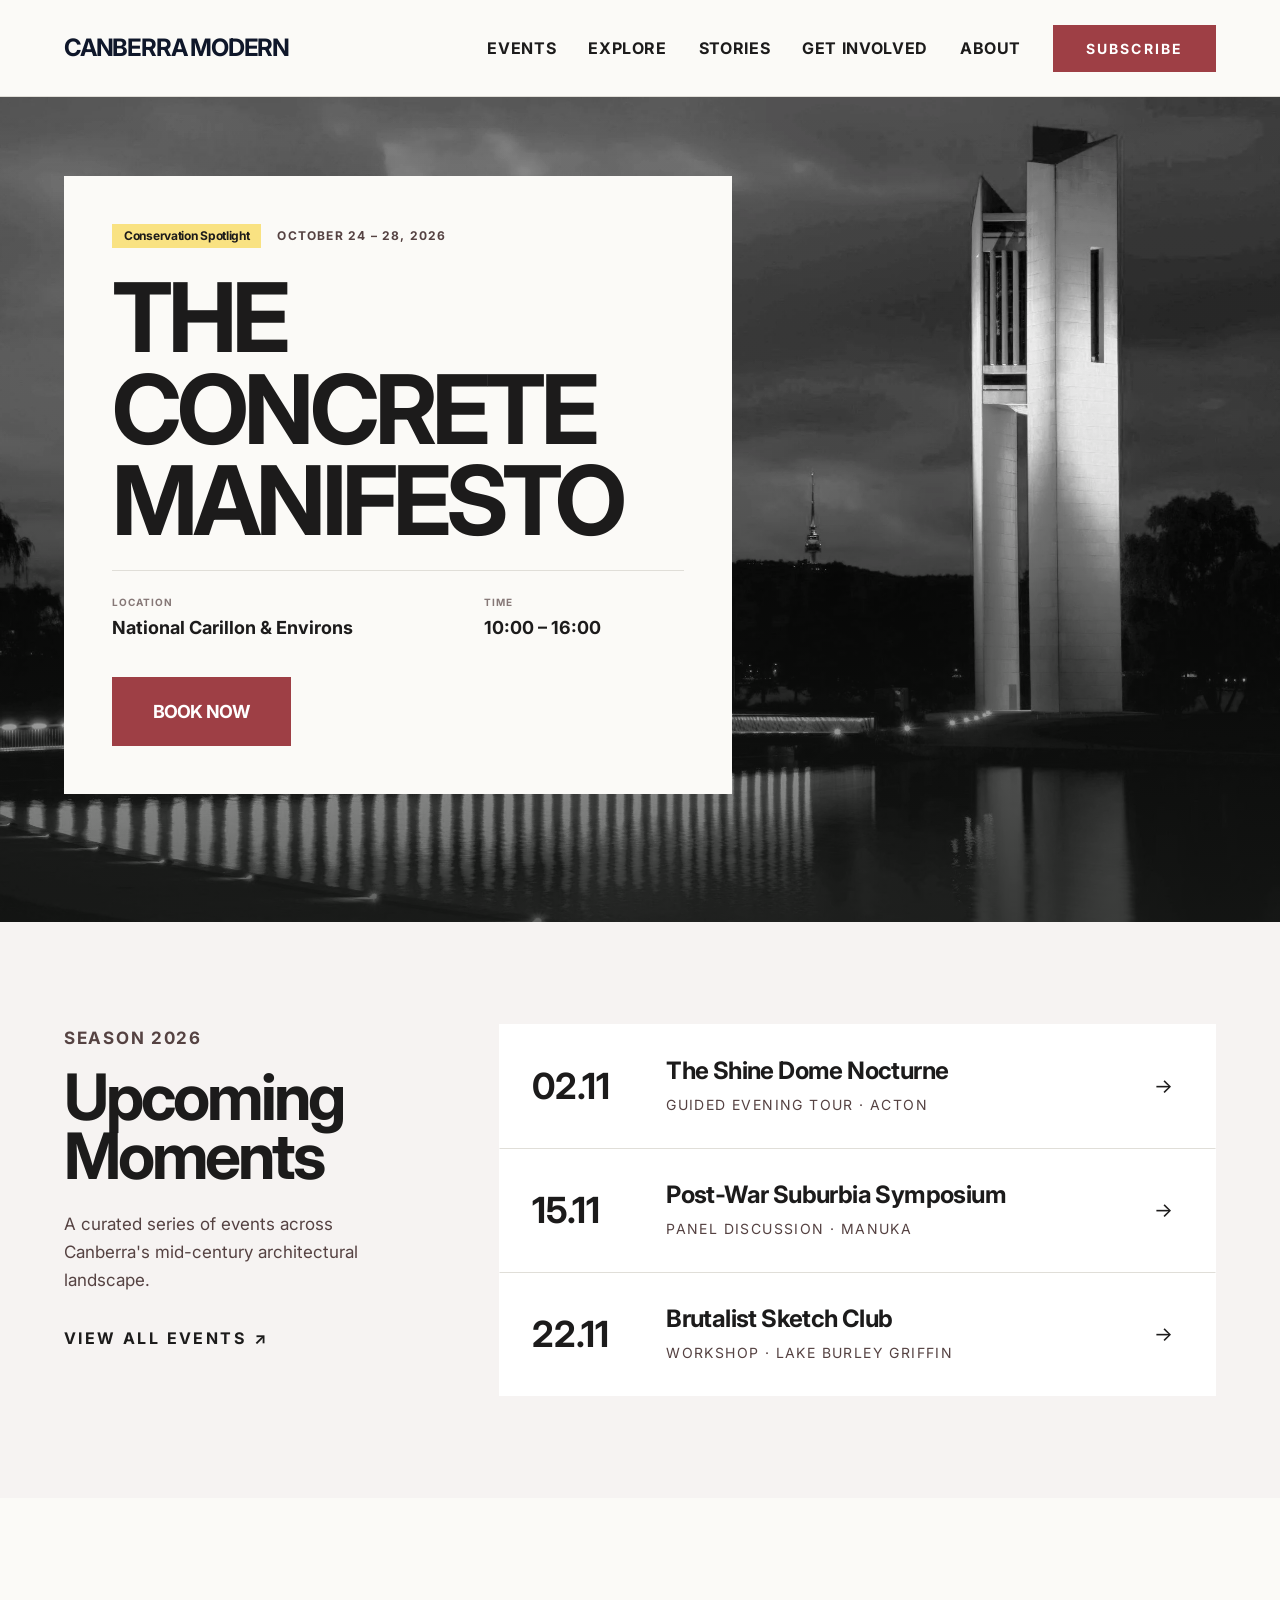
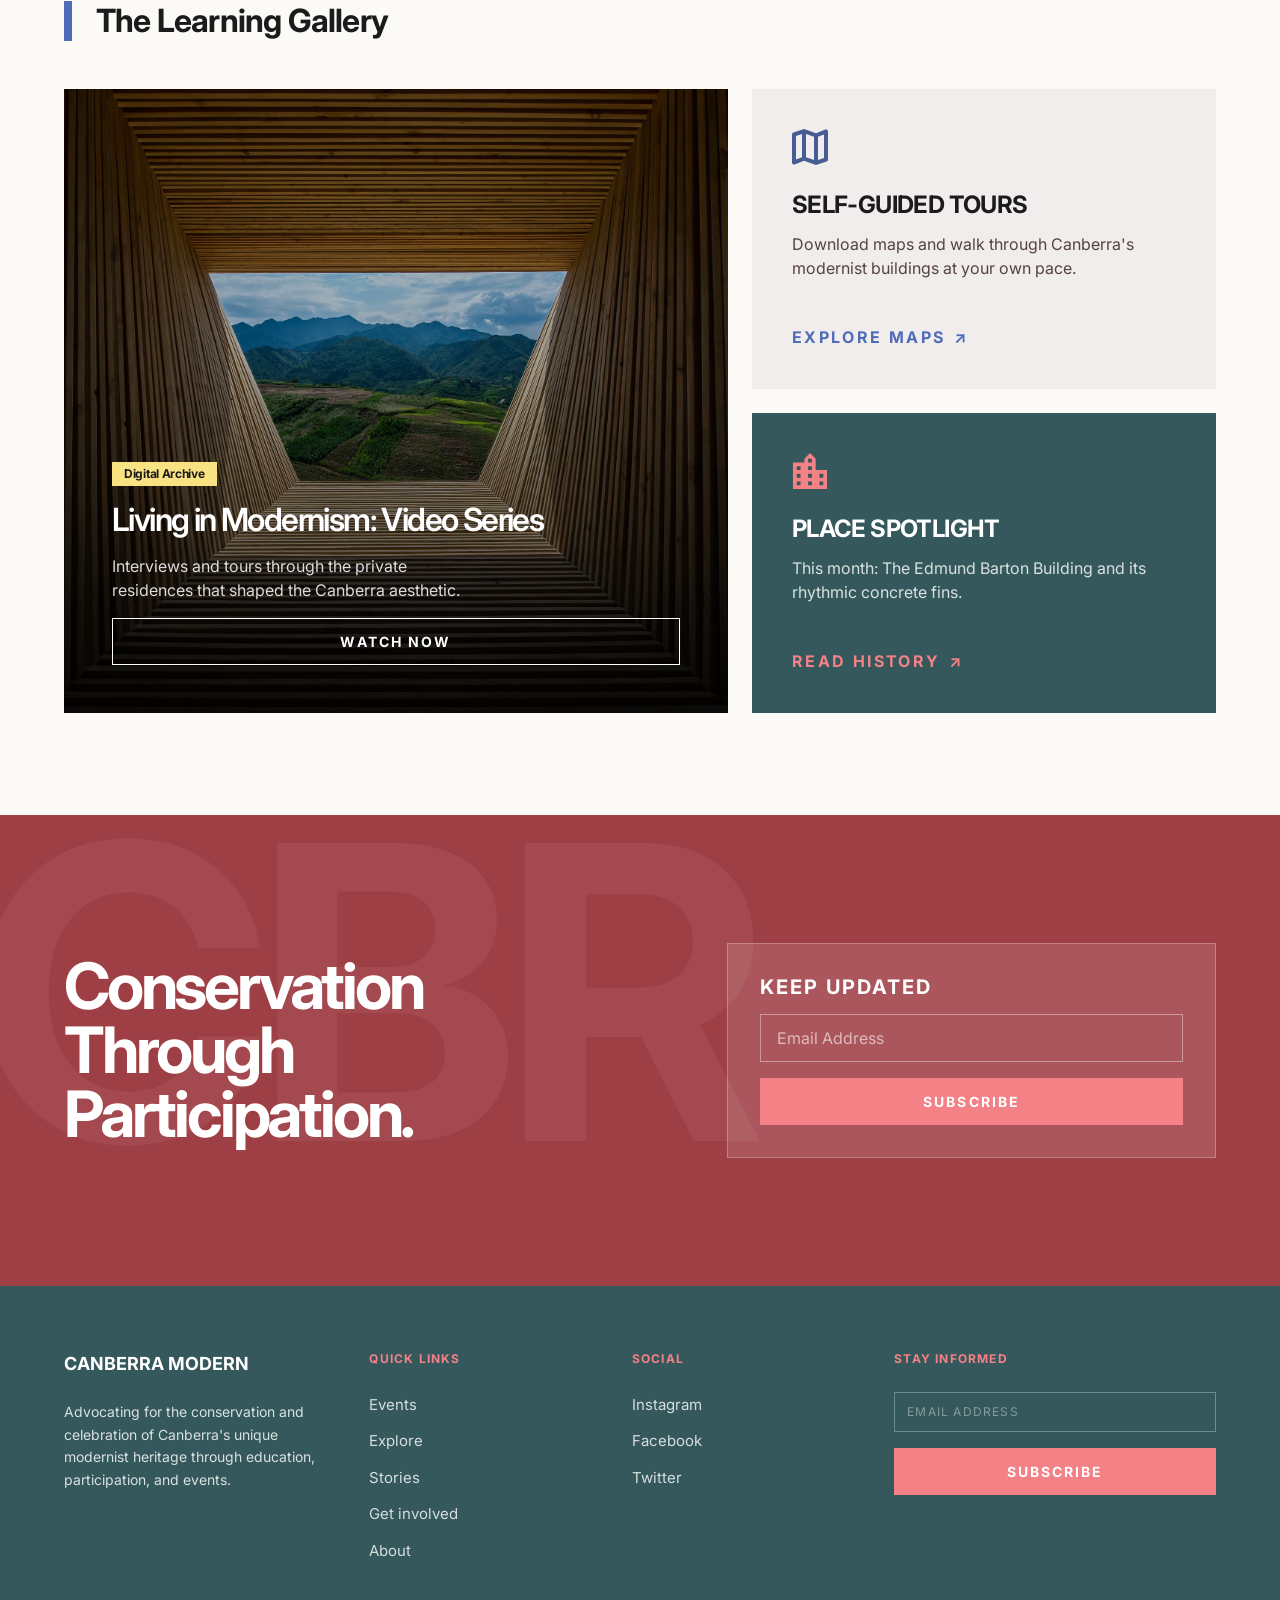
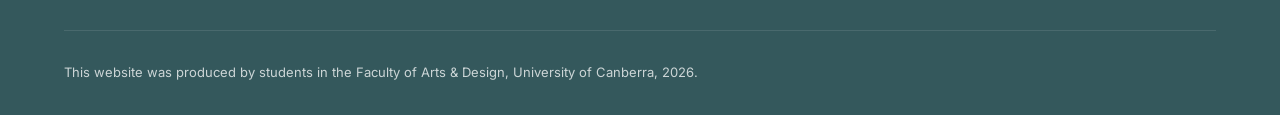
<file: index.html>
﻿<!DOCTYPE html>
<html lang="en">
<head>
<meta charset="UTF-8" />
<meta name="viewport" content="width=device-width, initial-scale=1" />
<title>Canberra Modern: Conservation Through Participation</title>
<meta name="description" content="Canberra Modern advocates for the conservation and celebration of Canberra's unique modernist heritage through education, participation, and events." />
<link rel="stylesheet" href="assets/css/styles.css" />
<script src="assets/js/script.js" defer></script>
</head>
<body>

<a class="skip-link" href="#content">Skip to main content</a>

<header class="site-header">
  <div class="container site-header__inner">
    <a href="index.html" class="brand" aria-label="Canberra Modern home">CANBERRA MODERN</a>
    <nav class="nav-primary" aria-label="Primary">
      <ul class="nav-primary__list">
        <li><a class="nav-primary__link" href="events.html">Events</a></li>
        <li><a class="nav-primary__link" href="explore.html">Explore</a></li>
        <li><a class="nav-primary__link" href="stories.html">Stories</a></li>
        <li><a class="nav-primary__link" href="get-involved.html">Get involved</a></li>
        <li><a class="nav-primary__link" href="about.html">About</a></li>
      </ul>
      <a class="btn btn--strong" href="get-involved.html#subscribe">Subscribe</a>
    </nav>
    <button class="menu-button" type="button" data-menu-toggle aria-expanded="false" aria-controls="mobile-menu" aria-label="Open menu">
      <img src="assets/icons/menu-burger.svg" alt="" aria-hidden="true" />
    </button>
  </div>
</header>

<div class="mobile-menu" id="mobile-menu" data-menu aria-hidden="true">
  <div class="mobile-menu__top">
    <span class="brand">CANBERRA MODERN</span>
    <button class="mobile-menu__close" type="button" data-menu-close aria-label="Close menu">
      <img src="assets/icons/menu-close.svg" alt="" aria-hidden="true" />
    </button>
  </div>
  <ul class="mobile-menu__list">
    <li><a class="mobile-menu__link" href="events.html">Events</a></li>
    <li><a class="mobile-menu__link" href="explore.html">Explore</a></li>
    <li><a class="mobile-menu__link" href="stories.html">Stories</a></li>
    <li><a class="mobile-menu__link" href="get-involved.html">Get involved</a></li>
    <li><a class="mobile-menu__link" href="about.html">About</a></li>
  </ul>
  <a class="btn btn--strong mobile-menu__cta" href="get-involved.html#subscribe">Subscribe</a>
</div>

<main id="content" tabindex="-1">
<!-- Full-bleed hero with the feature card anchored to the bottom — events are the primary user pathway. -->
<section class="home-hero" aria-labelledby="feature-event">
  <div class="home-hero__bg">
    <img src="assets/images/hero-concrete-manifesto.png" alt="The National Carillon: three concrete columns rising above Lake Burley Griffin at dusk." />
  </div>
  <div class="home-hero__card-wrap">
    <div class="container">
      <div class="feature-card">
        <div class="feature-card__head">
          <span class="tag tag--spotlight">Conservation Spotlight</span>
          <span class="feature-card__date">October 24 &ndash; 28, 2026</span>
        </div>
        <h1 id="feature-event" class="feature-card__title">The<br>Concrete<br>Manifesto</h1>
        <dl class="home-hero__meta">
          <div>
            <dt>Location</dt>
            <dd>National Carillon &amp; Environs</dd>
          </div>
          <div>
            <dt>Time</dt>
            <dd>10:00 &ndash; 16:00</dd>
          </div>
        </dl>
        <a class="btn btn--feature" href="event-detail.html">Book Now</a>
      </div>
    </div>
  </div>
</section>

<section class="section section--band" aria-labelledby="upcoming">
  <div class="container">
    <div class="upcoming">
      <div class="upcoming__intro">
        <p class="eyebrow">Season 2026</p>
        <h2 id="upcoming">Upcoming<br>Moments</h2>
        <p>A curated series of events across Canberra's mid-century architectural landscape.</p>
        <a class="link-arrow link-arrow--ink upcoming__see-all" href="events.html">View all events <span class="arrow" aria-hidden="true"></span></a>
      </div>
      <div class="event-rows">
        <a class="event-row" href="event-detail.html">
          <span class="event-row__date">02.11</span>
          <div>
            <h3 class="event-row__title">The Shine Dome Nocturne</h3>
            <p class="event-row__meta">Guided Evening Tour &middot; Acton</p>
          </div>
          <span class="event-row__arrow" aria-hidden="true"></span>
        </a>
        <a class="event-row" href="event-detail.html">
          <span class="event-row__date">15.11</span>
          <div>
            <h3 class="event-row__title">Post-War Suburbia Symposium</h3>
            <p class="event-row__meta">Panel Discussion &middot; Manuka</p>
          </div>
          <span class="event-row__arrow" aria-hidden="true"></span>
        </a>
        <a class="event-row" href="event-detail.html">
          <span class="event-row__date">22.11</span>
          <div>
            <h3 class="event-row__title">Brutalist Sketch Club</h3>
            <p class="event-row__meta">Workshop &middot; Lake Burley Griffin</p>
          </div>
          <span class="event-row__arrow" aria-hidden="true"></span>
        </a>
      </div>
    </div>
  </div>
</section>

<section class="section" aria-labelledby="learning">
  <div class="container">
    <h2 id="learning" class="section-frame">The Learning Gallery</h2>
    <div class="learning">
      <article class="learning__feature">
        <img src="assets/images/living-modernism.png" alt="Interior of a modernist Canberra residence with timber details and split-level living spaces." />
        <div class="learning__feature-content">
          <span class="tag tag--spotlight">Digital Archive</span>
          <h3 class="learning__feature-title">Living in Modernism:
Video Series</h3>
          <p class="learning__feature-desc">Interviews and tours through the private residences that shaped the Canberra aesthetic.</p>
          <a class="btn btn--on-dark" href="stories.html">Watch Now</a>
        </div>
      </article>
      <div class="learning__side">
        <article class="learn-card">
          <div>
            <img class="learn-card__icon" src="assets/icons/tour-arrow.svg" alt="" />
            <h3 class="learn-card__title">Self-Guided Tours</h3>
            <p class="learn-card__desc">Download maps and walk through Canberra's modernist buildings at your own pace.</p>
          </div>
          <a class="link-arrow learn-card__link" href="stories.html">Explore Maps <span class="arrow" aria-hidden="true"></span></a>
        </article>
        <article class="learn-card learn-card--dark">
          <div>
            <img class="learn-card__icon learn-card__icon--amber" src="assets/icons/place-spotlight.svg" alt="" />
            <h3 class="learn-card__title">Place Spotlight</h3>
            <p class="learn-card__desc">This month: The Edmund Barton Building and its rhythmic concrete fins.</p>
          </div>
          <a class="link-arrow link-arrow--pink learn-card__link" href="explore.html">Read History <span class="arrow" aria-hidden="true"></span></a>
        </article>
      </div>
    </div>
  </div>
</section>

<!-- Subscribe CTA placed after editorial content, where engaged visitors land before leaving. -->
<section class="cta-band cta-band--red" aria-labelledby="participation">
  <span class="cta-band__watermark" aria-hidden="true">CBR</span>
  <div class="container">
    <div class="cta-band__inner">
      <h2 id="participation" class="cta-band__title">Conservation
Through
Participation.</h2>
      <form class="subscribe-card" data-subscribe-form novalidate>
        <h3 class="subscribe-card__title">Keep Updated</h3>
        <label class="sr-only" for="home-email">Email address</label>
        <input id="home-email" type="email" required placeholder="Email Address" />
        <button class="btn btn--primary btn--full" type="submit">Subscribe</button>
        <p class="form-feedback" data-form-feedback role="status" aria-live="polite"></p>
      </form>
    </div>
  </div>
</section>
</main>

<footer class="site-footer">
  <div class="container">
    <div class="site-footer__grid">
      <div>
        <p class="site-footer__brand">CANBERRA MODERN</p>
        <p class="site-footer__tagline">Advocating for the conservation and celebration of Canberra's unique modernist heritage through education, participation, and events.</p>
      </div>
      <div>
        <p class="site-footer__heading">Quick Links</p>
        <ul class="site-footer__links">
          <li><a href="events.html">Events</a></li>
          <li><a href="explore.html">Explore</a></li>
          <li><a href="stories.html">Stories</a></li>
          <li><a href="get-involved.html">Get involved</a></li>
          <li><a href="about.html">About</a></li>
        </ul>
      </div>
      <div>
        <p class="site-footer__heading">Social</p>
        <ul class="site-footer__links">
          <li><a href="#" aria-label="Canberra Modern on Instagram (coming soon)">Instagram</a></li>
          <li><a href="#" aria-label="Canberra Modern on Facebook (coming soon)">Facebook</a></li>
          <li><a href="#" aria-label="Canberra Modern on Twitter (coming soon)">Twitter</a></li>
        </ul>
      </div>
      <div>
        <p class="site-footer__heading">Stay Informed</p>
        <form class="site-footer__form" data-subscribe-form novalidate>
          <label class="sr-only" for="footer-email">Email address</label>
          <input id="footer-email" type="email" required placeholder="EMAIL ADDRESS" />
          <button class="btn btn--primary" type="submit">Subscribe</button>
          <p class="form-feedback" data-form-feedback role="status" aria-live="polite"></p>
        </form>
      </div>
    </div>
    <div class="site-footer__bottom">
      This website was produced by students in the Faculty of Arts &amp; Design, University of Canberra, 2026.
    </div>
  </div>
</footer>
</body>
</html>
</file>
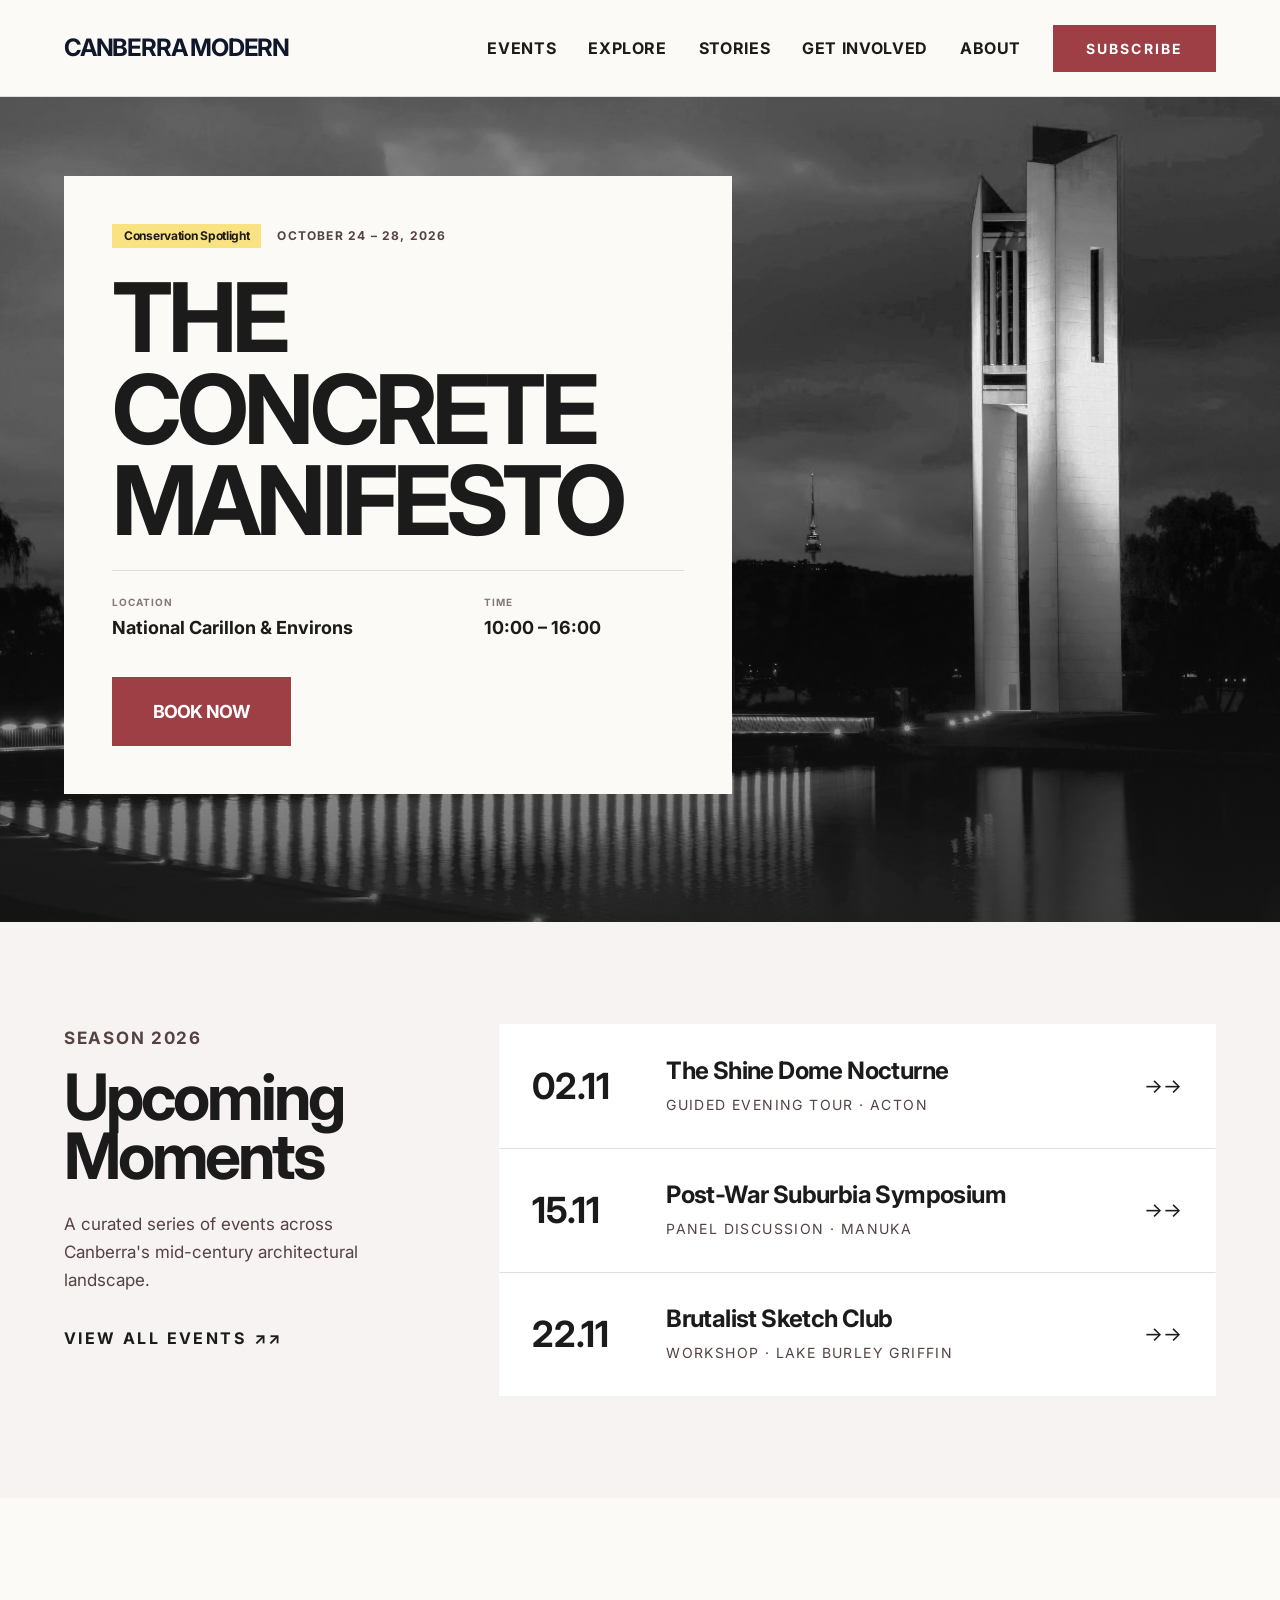
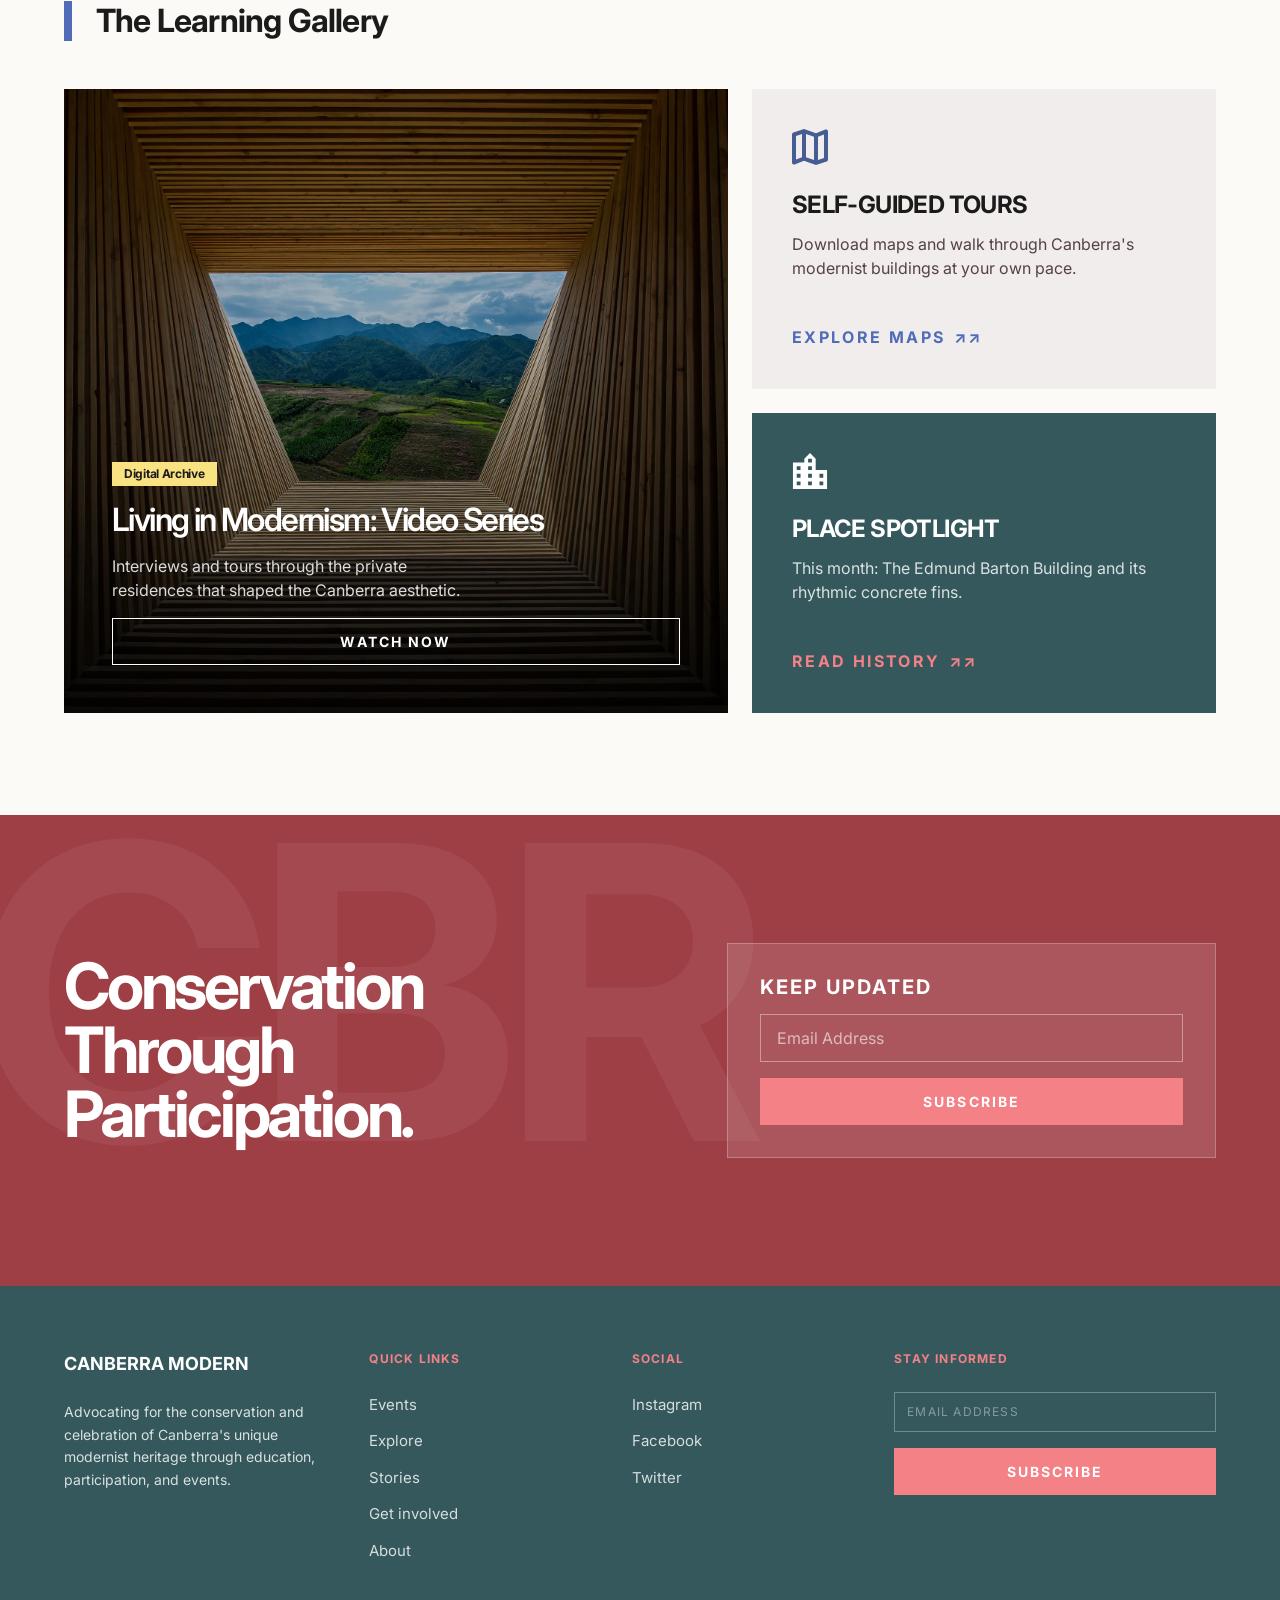
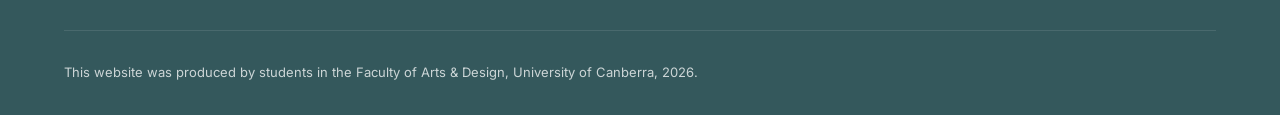
<file: HTML/index.html>
﻿<!DOCTYPE html>
<html lang="en">
<head>
<meta charset="UTF-8" />
<meta name="viewport" content="width=device-width, initial-scale=1" />
<title>Canberra Modern: Conservation Through Participation</title>
<meta name="description" content="Canberra Modern advocates for the conservation and celebration of Canberra's unique modernist heritage through education, participation, and events." />
<link rel="stylesheet" href="../assets/css/styles.css" />
<script src="../assets/js/script.js" defer></script>
</head>
<body>

<a class="skip-link" href="#content">Skip to main content</a>

<header class="site-header">
  <div class="container site-header__inner">
    <a href="index.html" class="brand" aria-label="Canberra Modern home">CANBERRA MODERN</a>
    <nav class="nav-primary" aria-label="Primary">
      <ul class="nav-primary__list">
        <li><a class="nav-primary__link" href="events.html">Events</a></li>
        <li><a class="nav-primary__link" href="explore.html">Explore</a></li>
        <li><a class="nav-primary__link" href="stories.html">Stories</a></li>
        <li><a class="nav-primary__link" href="get-involved.html">Get involved</a></li>
        <li><a class="nav-primary__link" href="about.html">About</a></li>
      </ul>
      <a class="btn btn--strong" href="get-involved.html#subscribe">Subscribe</a>
    </nav>
    <button class="menu-button" type="button" data-menu-toggle aria-expanded="false" aria-controls="mobile-menu" aria-label="Open menu">
      <img src="../assets/icons/menu-burger.svg" alt="" aria-hidden="true" />
    </button>
  </div>
</header>

<div class="mobile-menu" id="mobile-menu" data-menu aria-hidden="true">
  <div class="mobile-menu__top">
    <span class="brand">CANBERRA MODERN</span>
    <button class="mobile-menu__close" type="button" data-menu-close aria-label="Close menu">
      <img src="../assets/icons/menu-close.svg" alt="" aria-hidden="true" />
    </button>
  </div>
  <ul class="mobile-menu__list">
    <li><a class="mobile-menu__link" href="events.html">Events</a></li>
    <li><a class="mobile-menu__link" href="explore.html">Explore</a></li>
    <li><a class="mobile-menu__link" href="stories.html">Stories</a></li>
    <li><a class="mobile-menu__link" href="get-involved.html">Get involved</a></li>
    <li><a class="mobile-menu__link" href="about.html">About</a></li>
  </ul>
  <a class="btn btn--strong mobile-menu__cta" href="get-involved.html#subscribe">Subscribe</a>
</div>

<main id="content">
<!-- Full-bleed hero with the feature card anchored to the bottom — events are the primary user pathway. -->
<section class="home-hero" aria-labelledby="feature-event">
  <div class="home-hero__bg">
    <img src="../assets/images/hero-concrete-manifesto.png" alt="The National Carillon: three concrete columns rising above Lake Burley Griffin at dusk." />
  </div>
  <div class="home-hero__card-wrap">
    <div class="container">
      <div class="feature-card">
        <div class="feature-card__head">
          <span class="tag tag--spotlight">Conservation Spotlight</span>
          <span class="feature-card__date">October 24 &ndash; 28, 2026</span>
        </div>
        <h1 id="feature-event" class="feature-card__title">The<br>Concrete<br>Manifesto</h1>
        <dl class="home-hero__meta">
          <div>
            <dt>Location</dt>
            <dd>National Carillon &amp; Environs</dd>
          </div>
          <div>
            <dt>Time</dt>
            <dd>10:00 &ndash; 16:00</dd>
          </div>
        </dl>
        <a class="btn btn--feature" href="event-detail.html">Book Now</a>
      </div>
    </div>
  </div>
</section>

<section class="section section--band" aria-labelledby="upcoming">
  <div class="container">
    <div class="upcoming">
      <div class="upcoming__intro">
        <p class="eyebrow">Season 2026</p>
        <h2 id="upcoming">Upcoming<br>Moments</h2>
        <p>A curated series of events across Canberra's mid-century architectural landscape.</p>
        <a class="link-arrow link-arrow--ink upcoming__see-all" href="events.html">View all events <span class="arrow" aria-hidden="true">&#x2197;</span></a>
      </div>
      <div class="event-rows">
        <a class="event-row" href="event-detail.html">
          <span class="event-row__date">02.11</span>
          <div>
            <h3 class="event-row__title">The Shine Dome Nocturne</h3>
            <p class="event-row__meta">Guided Evening Tour &middot; Acton</p>
          </div>
          <span class="event-row__arrow" aria-hidden="true">&#x2192;</span>
        </a>
        <a class="event-row" href="event-detail.html">
          <span class="event-row__date">15.11</span>
          <div>
            <h3 class="event-row__title">Post-War Suburbia Symposium</h3>
            <p class="event-row__meta">Panel Discussion &middot; Manuka</p>
          </div>
          <span class="event-row__arrow" aria-hidden="true">&#x2192;</span>
        </a>
        <a class="event-row" href="event-detail.html">
          <span class="event-row__date">22.11</span>
          <div>
            <h3 class="event-row__title">Brutalist Sketch Club</h3>
            <p class="event-row__meta">Workshop &middot; Lake Burley Griffin</p>
          </div>
          <span class="event-row__arrow" aria-hidden="true">&#x2192;</span>
        </a>
      </div>
    </div>
  </div>
</section>

<section class="section" aria-labelledby="learning">
  <div class="container">
    <h2 id="learning" class="section-frame">The Learning Gallery</h2>
    <div class="learning">
      <article class="learning__feature">
        <img src="../assets/images/living-modernism.png" alt="Interior of a modernist Canberra residence with timber details and split-level living spaces." />
        <div class="learning__feature-content">
          <span class="tag tag--spotlight">Digital Archive</span>
          <h3 class="learning__feature-title">Living in Modernism:
Video Series</h3>
          <p class="learning__feature-desc">Interviews and tours through the private residences that shaped the Canberra aesthetic.</p>
          <a class="btn btn--on-dark" href="stories.html">Watch Now</a>
        </div>
      </article>
      <div class="learning__side">
        <article class="learn-card">
          <div>
            <img class="learn-card__icon" src="../assets/icons/tour-arrow.svg" alt="" />
            <h3 class="learn-card__title">Self-Guided Tours</h3>
            <p class="learn-card__desc">Download maps and walk through Canberra's modernist buildings at your own pace.</p>
          </div>
          <a class="link-arrow learn-card__link" href="stories.html">Explore Maps <span class="arrow" aria-hidden="true">&#x2197;</span></a>
        </article>
        <article class="learn-card learn-card--dark">
          <div>
            <img class="learn-card__icon" src="../assets/icons/place-spotlight.svg" alt="" />
            <h3 class="learn-card__title">Place Spotlight</h3>
            <p class="learn-card__desc">This month: The Edmund Barton Building and its rhythmic concrete fins.</p>
          </div>
          <a class="link-arrow link-arrow--pink learn-card__link" href="explore.html">Read History <span class="arrow" aria-hidden="true">&#x2197;</span></a>
        </article>
      </div>
    </div>
  </div>
</section>

<!-- Subscribe CTA placed after editorial content, where engaged visitors land before leaving. -->
<section class="cta-band cta-band--red" aria-labelledby="participation">
  <span class="cta-band__watermark" aria-hidden="true">CBR</span>
  <div class="container">
    <div class="cta-band__inner">
      <h2 id="participation" class="cta-band__title">Conservation
Through
Participation.</h2>
      <form class="subscribe-card" data-subscribe-form novalidate>
        <h3 class="subscribe-card__title">Keep Updated</h3>
        <label class="sr-only" for="home-email">Email address</label>
        <input id="home-email" type="email" required placeholder="Email Address" />
        <button class="btn btn--primary btn--full" type="submit">Subscribe</button>
        <p class="form-feedback" data-form-feedback role="status" aria-live="polite"></p>
      </form>
    </div>
  </div>
</section>
</main>

<footer class="site-footer">
  <div class="container">
    <div class="site-footer__grid">
      <div>
        <p class="site-footer__brand">CANBERRA MODERN</p>
        <p class="site-footer__tagline">Advocating for the conservation and celebration of Canberra's unique modernist heritage through education, participation, and events.</p>
      </div>
      <div>
        <p class="site-footer__heading">Quick Links</p>
        <ul class="site-footer__links">
          <li><a href="events.html">Events</a></li>
          <li><a href="explore.html">Explore</a></li>
          <li><a href="stories.html">Stories</a></li>
          <li><a href="get-involved.html">Get involved</a></li>
          <li><a href="about.html">About</a></li>
        </ul>
      </div>
      <div>
        <p class="site-footer__heading">Social</p>
        <ul class="site-footer__links">
          <li><a href="#" aria-label="Canberra Modern on Instagram (coming soon)">Instagram</a></li>
          <li><a href="#" aria-label="Canberra Modern on Facebook (coming soon)">Facebook</a></li>
          <li><a href="#" aria-label="Canberra Modern on Twitter (coming soon)">Twitter</a></li>
        </ul>
      </div>
      <div>
        <p class="site-footer__heading">Stay Informed</p>
        <form class="site-footer__form" data-subscribe-form novalidate>
          <label class="sr-only" for="footer-email">Email address</label>
          <input id="footer-email" type="email" required placeholder="EMAIL ADDRESS" />
          <button class="btn btn--primary" type="submit">Subscribe</button>
          <p class="form-feedback" data-form-feedback role="status" aria-live="polite"></p>
        </form>
      </div>
    </div>
    <div class="site-footer__bottom">
      This website was produced by students in the Faculty of Arts &amp; Design, University of Canberra, 2026.
    </div>
  </div>
</footer>
</body>
</html>
</file>
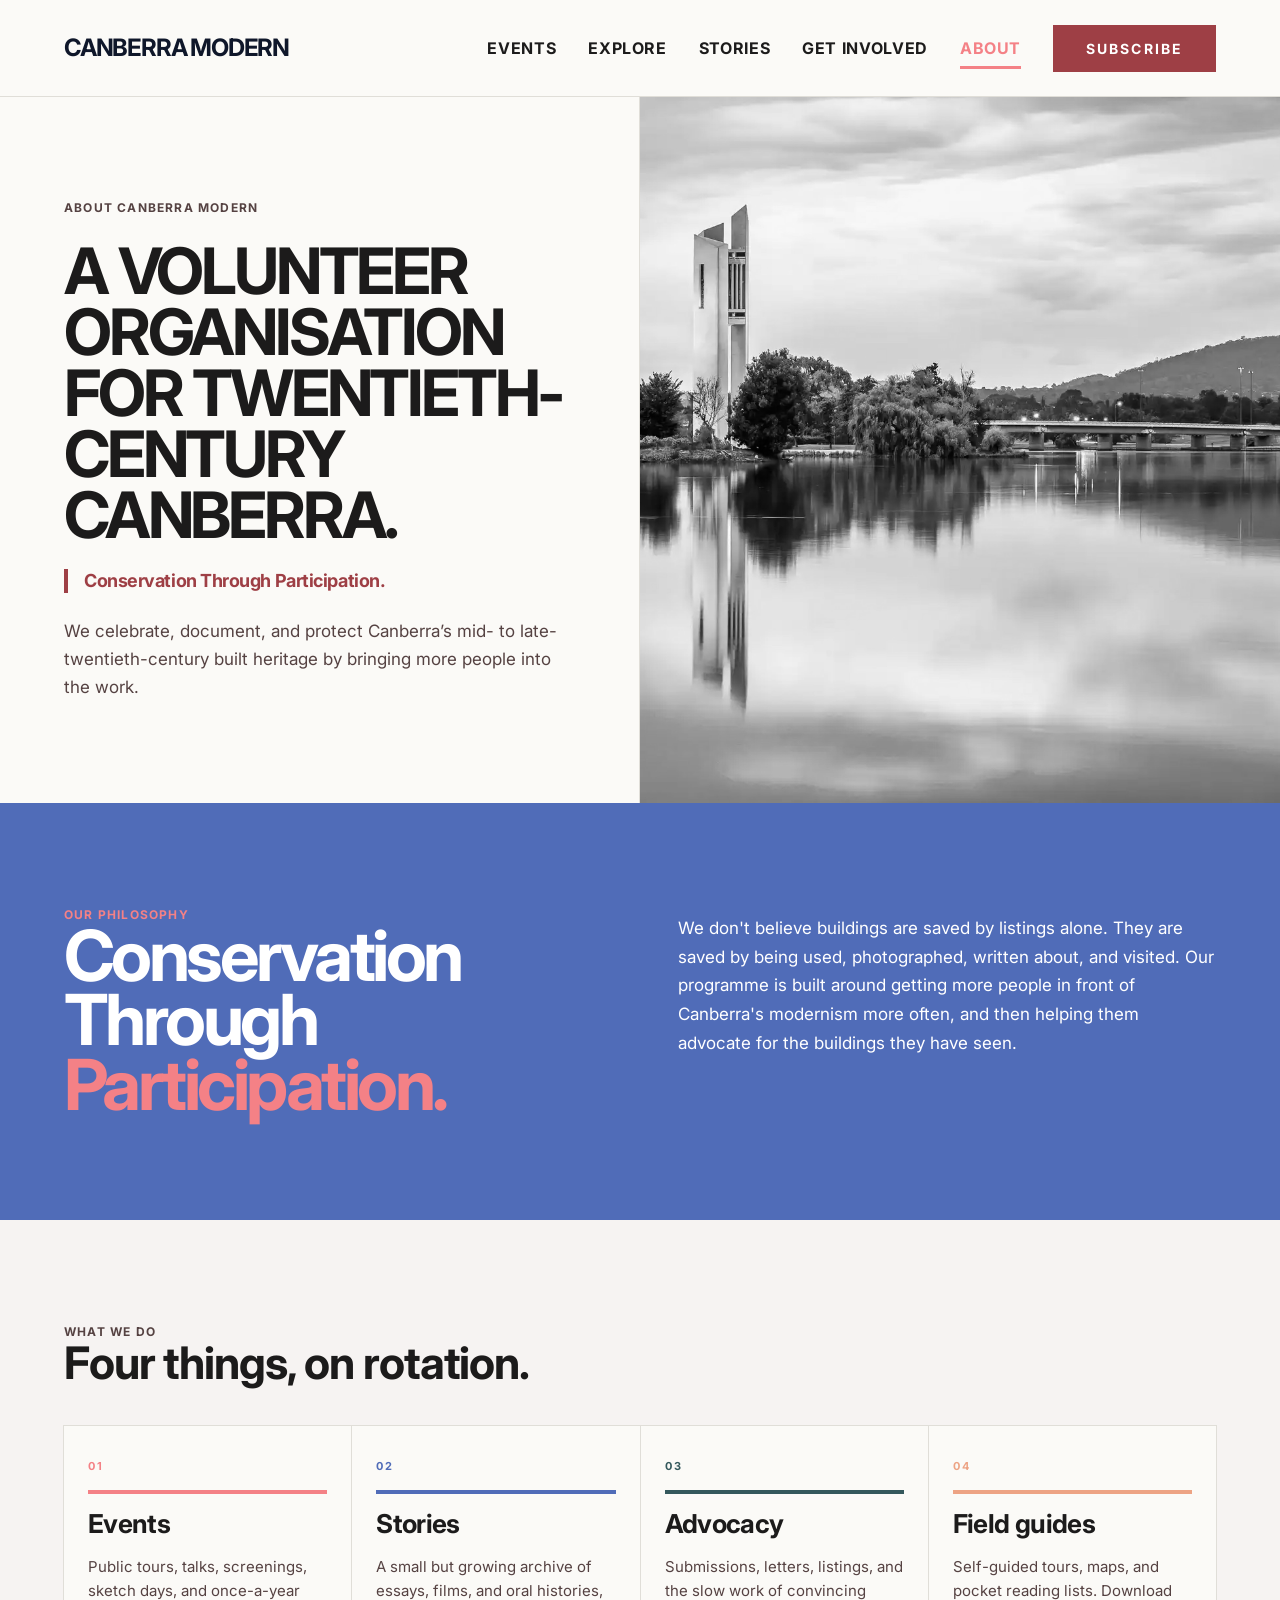
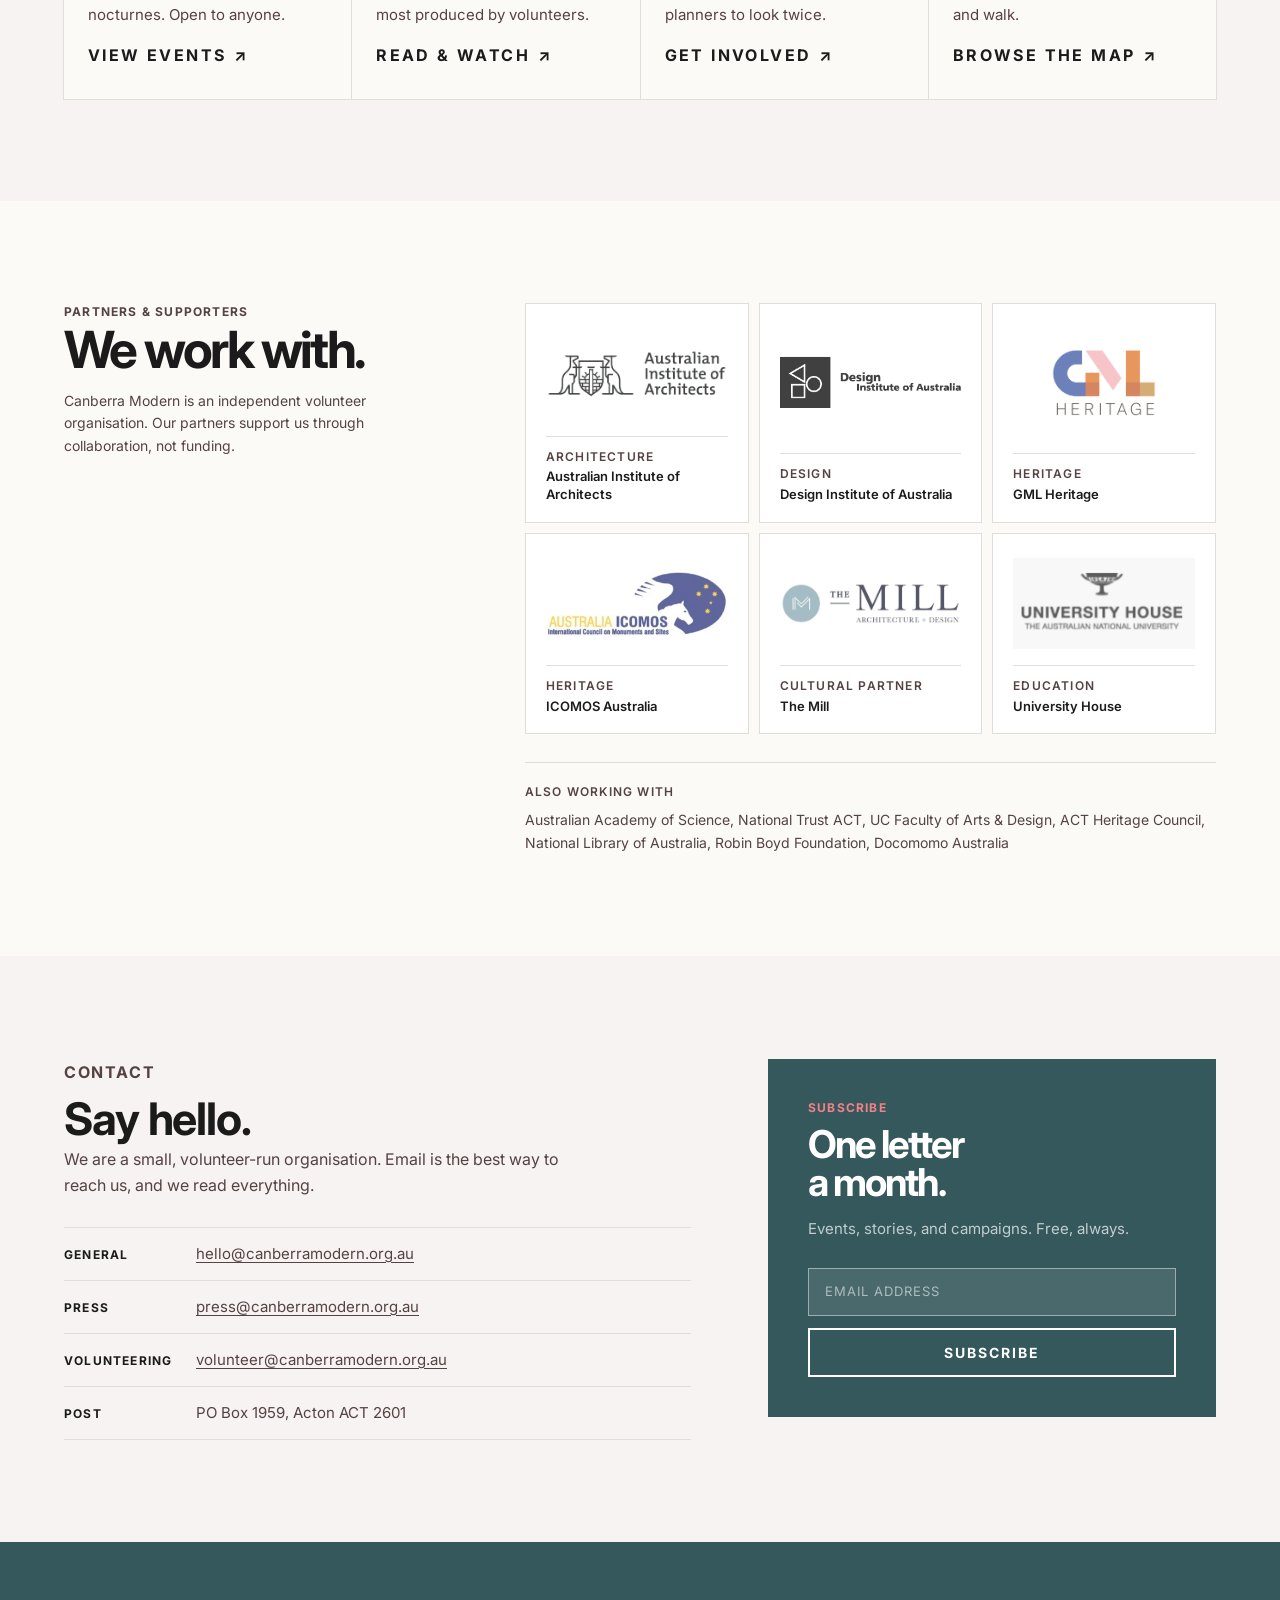
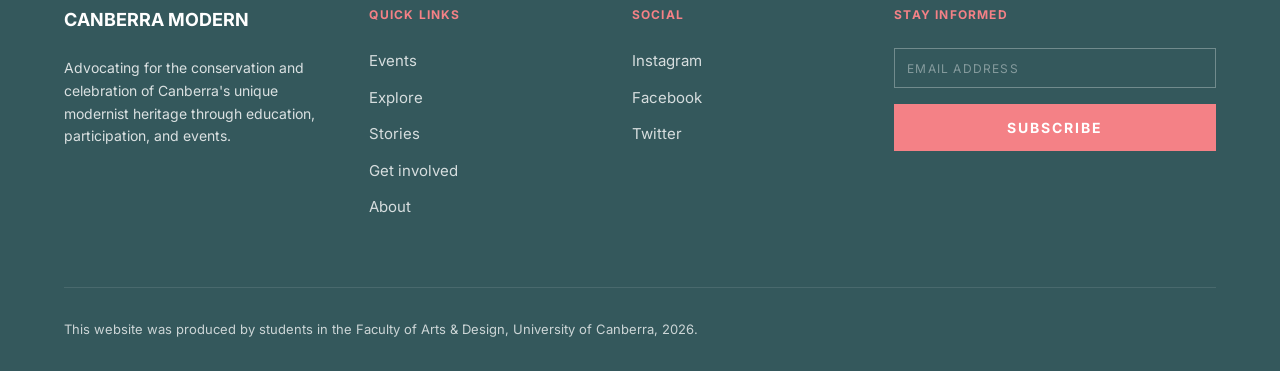
<file: about.html>
﻿<!DOCTYPE html>
<html lang="en">
<head>
<meta charset="UTF-8" />
<meta name="viewport" content="width=device-width, initial-scale=1" />
<title>About: Canberra Modern</title>
<meta name="description" content="Canberra Modern is a volunteer-based heritage and design organisation promoting Canberra's modernist places, spaces, and stories." />
<link rel="stylesheet" href="assets/css/styles.css" />
<script src="assets/js/script.js" defer></script>
</head>
<body>

<a class="skip-link" href="#content">Skip to main content</a>

<header class="site-header">
  <div class="container site-header__inner">
    <a href="index.html" class="brand" aria-label="Canberra Modern home">CANBERRA MODERN</a>
    <nav class="nav-primary" aria-label="Primary">
      <ul class="nav-primary__list">
        <li><a class="nav-primary__link" href="events.html">Events</a></li>
        <li><a class="nav-primary__link" href="explore.html">Explore</a></li>
        <li><a class="nav-primary__link" href="stories.html">Stories</a></li>
        <li><a class="nav-primary__link" href="get-involved.html">Get involved</a></li>
        <li><a class="nav-primary__link" href="about.html" aria-current="page">About</a></li>
      </ul>
      <a class="btn btn--strong" href="get-involved.html#subscribe">Subscribe</a>
    </nav>
    <button class="menu-button" type="button" data-menu-toggle aria-expanded="false" aria-controls="mobile-menu" aria-label="Open menu">
      <img src="assets/icons/menu-burger.svg" alt="" aria-hidden="true" />
    </button>
  </div>
</header>

<div class="mobile-menu" id="mobile-menu" data-menu aria-hidden="true">
  <div class="mobile-menu__top">
    <span class="brand">CANBERRA MODERN</span>
    <button class="mobile-menu__close" type="button" data-menu-close aria-label="Close menu">
      <img src="assets/icons/menu-close.svg" alt="" aria-hidden="true" />
    </button>
  </div>
  <ul class="mobile-menu__list">
    <li><a class="mobile-menu__link" href="events.html">Events</a></li>
    <li><a class="mobile-menu__link" href="explore.html">Explore</a></li>
    <li><a class="mobile-menu__link" href="stories.html">Stories</a></li>
    <li><a class="mobile-menu__link" href="get-involved.html">Get involved</a></li>
    <li><a class="mobile-menu__link" href="about.html" aria-current="page">About</a></li>
  </ul>
  <a class="btn btn--strong mobile-menu__cta" href="get-involved.html#subscribe">Subscribe</a>
</div>

<main id="content" tabindex="-1">

<section class="about-hero" aria-labelledby="about-heading">
  <div class="about-hero__content">
    <div class="about-hero__inner">
      <p class="eyebrow">About Canberra Modern</p>
      <h1 id="about-heading" class="about-hero__title">A VOLUNTEER ORGANISATION FOR TWENTIETH-CENTURY CANBERRA.</h1>
      <p class="about-hero__motto">Conservation Through Participation.</p>
      <p class="about-hero__lede">We celebrate, document, and protect Canberra’s mid- to late-twentieth-century built heritage by bringing more people into the work.</p>
    </div>
  </div>
  <div class="about-hero__media" aria-hidden="true">
    <img src="assets/images/Lake_image.png" alt="Lake Burley Griffin with Canberra modernist civic architecture in the background." />
  </div>
</section>

<section class="about-motto" aria-labelledby="motto-heading">
  <div class="container">
    <div class="about-motto__inner">
      <div>
        <p class="eyebrow">Our philosophy</p>
        <h2 id="motto-heading" class="about-motto__title">Conservation
Through
<span class="about-motto__accent">Participation.</span></h2>
      </div>
      <p class="about-motto__body">We don't believe buildings are saved by listings alone. They are saved by being used, photographed, written about, and visited. Our programme is built around getting more people in front of Canberra's modernism more often, and then helping them advocate for the buildings they have seen.</p>
    </div>
  </div>
</section>

<!-- Four-pillar bento: gap:1px + background:border-default creates ruled dividers without extra wrapper markup. -->
<section class="section section--band" aria-labelledby="what-we-do">
  <div class="container">
    <p class="eyebrow">What we do</p>
    <h2 id="what-we-do">Four things,
on rotation.</h2>
    <div class="about-pillars">
      <article class="about-pillar about-pillar--events">
        <span class="about-pillar__num" aria-hidden="true">01</span>
        <h3 class="about-pillar__title">Events</h3>
        <p class="about-pillar__desc">Public tours, talks, screenings, sketch days, and once-a-year nocturnes. Open to anyone.</p>
        <a class="link-arrow link-arrow--ink" href="events.html">View events <span class="arrow" aria-hidden="true"></span></a>
      </article>
      <article class="about-pillar about-pillar--stories">
        <span class="about-pillar__num" aria-hidden="true">02</span>
        <h3 class="about-pillar__title">Stories</h3>
        <p class="about-pillar__desc">A small but growing archive of essays, films, and oral histories, most produced by volunteers.</p>
        <a class="link-arrow link-arrow--ink" href="stories.html">Read &amp; watch <span class="arrow" aria-hidden="true"></span></a>
      </article>
      <article class="about-pillar about-pillar--advocacy">
        <span class="about-pillar__num" aria-hidden="true">03</span>
        <h3 class="about-pillar__title">Advocacy</h3>
        <p class="about-pillar__desc">Submissions, letters, listings, and the slow work of convincing planners to look twice.</p>
        <a class="link-arrow link-arrow--ink" href="get-involved.html#support">Get involved <span class="arrow" aria-hidden="true"></span></a>
      </article>
      <article class="about-pillar about-pillar--guides">
        <span class="about-pillar__num" aria-hidden="true">04</span>
        <h3 class="about-pillar__title">Field guides</h3>
        <p class="about-pillar__desc">Self-guided tours, maps, and pocket reading lists. Download and walk.</p>
        <a class="link-arrow link-arrow--ink" href="explore.html">Browse the map <span class="arrow" aria-hidden="true"></span></a>
      </article>
    </div>
  </div>
</section>

<section class="section" aria-labelledby="partners-heading">
  <div class="container">
    <div class="about-partners">
      <div class="about-partners__head">
        <p class="eyebrow">Partners &amp; supporters</p>
        <h2 id="partners-heading" class="about-partners__title">We work with.</h2>
        <p class="about-partners__note">Canberra Modern is an independent volunteer organisation. Our partners support us through collaboration, not funding.</p>
      </div>
      <div class="about-partners__logos">
        <ul class="partners-grid" role="list">
          <li class="partner-card">
            <div class="partner-card__logo-wrap">
              <img class="partner-card__img" src="assets/images/partners/logo_aia.png" alt="Australian Institute of Architects logo" />
            </div>
            <div class="partner-card__meta">
              <span class="partner-card__category">Architecture</span>
              <span class="partner-card__name">Australian Institute of Architects</span>
            </div>
          </li>
          <li class="partner-card">
            <div class="partner-card__logo-wrap">
              <img class="partner-card__img" src="assets/images/partners/logo_dia.png" alt="Design Institute of Australia logo" />
            </div>
            <div class="partner-card__meta">
              <span class="partner-card__category">Design</span>
              <span class="partner-card__name">Design Institute of Australia</span>
            </div>
          </li>
          <li class="partner-card">
            <div class="partner-card__logo-wrap">
              <img class="partner-card__img" src="assets/images/partners/logo_gmlheritage.png" alt="GML Heritage logo" />
            </div>
            <div class="partner-card__meta">
              <span class="partner-card__category">Heritage</span>
              <span class="partner-card__name">GML Heritage</span>
            </div>
          </li>
          <li class="partner-card">
            <div class="partner-card__logo-wrap">
              <img class="partner-card__img" src="assets/images/partners/logo_icomos.png" alt="ICOMOS Australia logo" />
            </div>
            <div class="partner-card__meta">
              <span class="partner-card__category">Heritage</span>
              <span class="partner-card__name">ICOMOS Australia</span>
            </div>
          </li>
          <li class="partner-card">
            <div class="partner-card__logo-wrap">
              <img class="partner-card__img" src="assets/images/partners/logo_themill.png" alt="The Mill Canberra logo" />
            </div>
            <div class="partner-card__meta">
              <span class="partner-card__category">Cultural partner</span>
              <span class="partner-card__name">The Mill</span>
            </div>
          </li>
          <li class="partner-card">
            <div class="partner-card__logo-wrap">
              <img class="partner-card__img" src="assets/images/partners/logo_unihouse.png" alt="University House logo" />
            </div>
            <div class="partner-card__meta">
              <span class="partner-card__category">Education</span>
              <span class="partner-card__name">University House</span>
            </div>
          </li>
        </ul>
        <div class="partners-also">
          <p class="partners-also__label">Also working with</p>
          <ul class="partners-also__list" role="list">
            <li>Australian Academy of Science</li>
            <li>National Trust ACT</li>
            <li>UC Faculty of Arts &amp; Design</li>
            <li>ACT Heritage Council</li>
            <li>National Library of Australia</li>
            <li>Robin Boyd Foundation</li>
            <li>Docomomo Australia</li>
          </ul>
        </div>
      </div>
    </div>
  </div>
</section>

<section class="section section--band" aria-labelledby="contact-heading">
  <div class="container about-contact">
    <div class="about-contact__info">
      <p class="eyebrow">Contact</p>
      <h2 id="contact-heading">Say hello.</h2>
      <p>We are a small, volunteer-run organisation. Email is the best way to reach us, and we read everything.</p>
      <ul class="contact-list">
        <li>
          <strong class="contact-list__label">General</strong>
          <a class="contact-list__value" href="mailto:hello@canberramodern.org.au">hello@canberramodern.org.au</a>
        </li>
        <li>
          <strong class="contact-list__label">Press</strong>
          <a class="contact-list__value" href="mailto:press@canberramodern.org.au">press@canberramodern.org.au</a>
        </li>
        <li>
          <strong class="contact-list__label">Volunteering</strong>
          <a class="contact-list__value" href="mailto:volunteer@canberramodern.org.au">volunteer@canberramodern.org.au</a>
        </li>
        <li>
          <strong class="contact-list__label">Post</strong>
          <span class="contact-list__value">PO Box 1959, Acton ACT 2601</span>
        </li>
      </ul>
    </div>
    <div class="about-contact__cta">
      <p class="eyebrow">Subscribe</p>
      <h3>One letter<br>a month.</h3>
      <p class="about-contact__cta-desc">Events, stories, and campaigns. Free, always.</p>
      <form class="about-contact__form" data-subscribe-form novalidate>
        <label class="sr-only" for="about-email">Email address</label>
        <input id="about-email" type="email" required placeholder="EMAIL ADDRESS" />
        <button class="btn btn--on-dark" type="submit">Subscribe</button>
        <p class="form-feedback" data-form-feedback role="status" aria-live="polite"></p>
      </form>
    </div>
  </div>
</section>

</main>

<footer class="site-footer">
  <div class="container">
    <div class="site-footer__grid">
      <div>
        <p class="site-footer__brand">CANBERRA MODERN</p>
        <p class="site-footer__tagline">Advocating for the conservation and celebration of Canberra's unique modernist heritage through education, participation, and events.</p>
      </div>
      <div>
        <p class="site-footer__heading">Quick Links</p>
        <ul class="site-footer__links">
          <li><a href="events.html">Events</a></li>
          <li><a href="explore.html">Explore</a></li>
          <li><a href="stories.html">Stories</a></li>
          <li><a href="get-involved.html">Get involved</a></li>
          <li><a href="about.html">About</a></li>
        </ul>
      </div>
      <div>
        <p class="site-footer__heading">Social</p>
        <ul class="site-footer__links">
          <li><a href="#" aria-label="Canberra Modern on Instagram (coming soon)">Instagram</a></li>
          <li><a href="#" aria-label="Canberra Modern on Facebook (coming soon)">Facebook</a></li>
          <li><a href="#" aria-label="Canberra Modern on Twitter (coming soon)">Twitter</a></li>
        </ul>
      </div>
      <div>
        <p class="site-footer__heading">Stay Informed</p>
        <form class="site-footer__form" data-subscribe-form novalidate>
          <label class="sr-only" for="footer-email">Email address</label>
          <input id="footer-email" type="email" required placeholder="EMAIL ADDRESS" />
          <button class="btn btn--primary" type="submit">Subscribe</button>
          <p class="form-feedback" data-form-feedback role="status" aria-live="polite"></p>
        </form>
      </div>
    </div>
    <div class="site-footer__bottom">
      This website was produced by students in the Faculty of Arts &amp; Design, University of Canberra, 2026.
    </div>
  </div>
</footer>
</body>
</html>
</file>
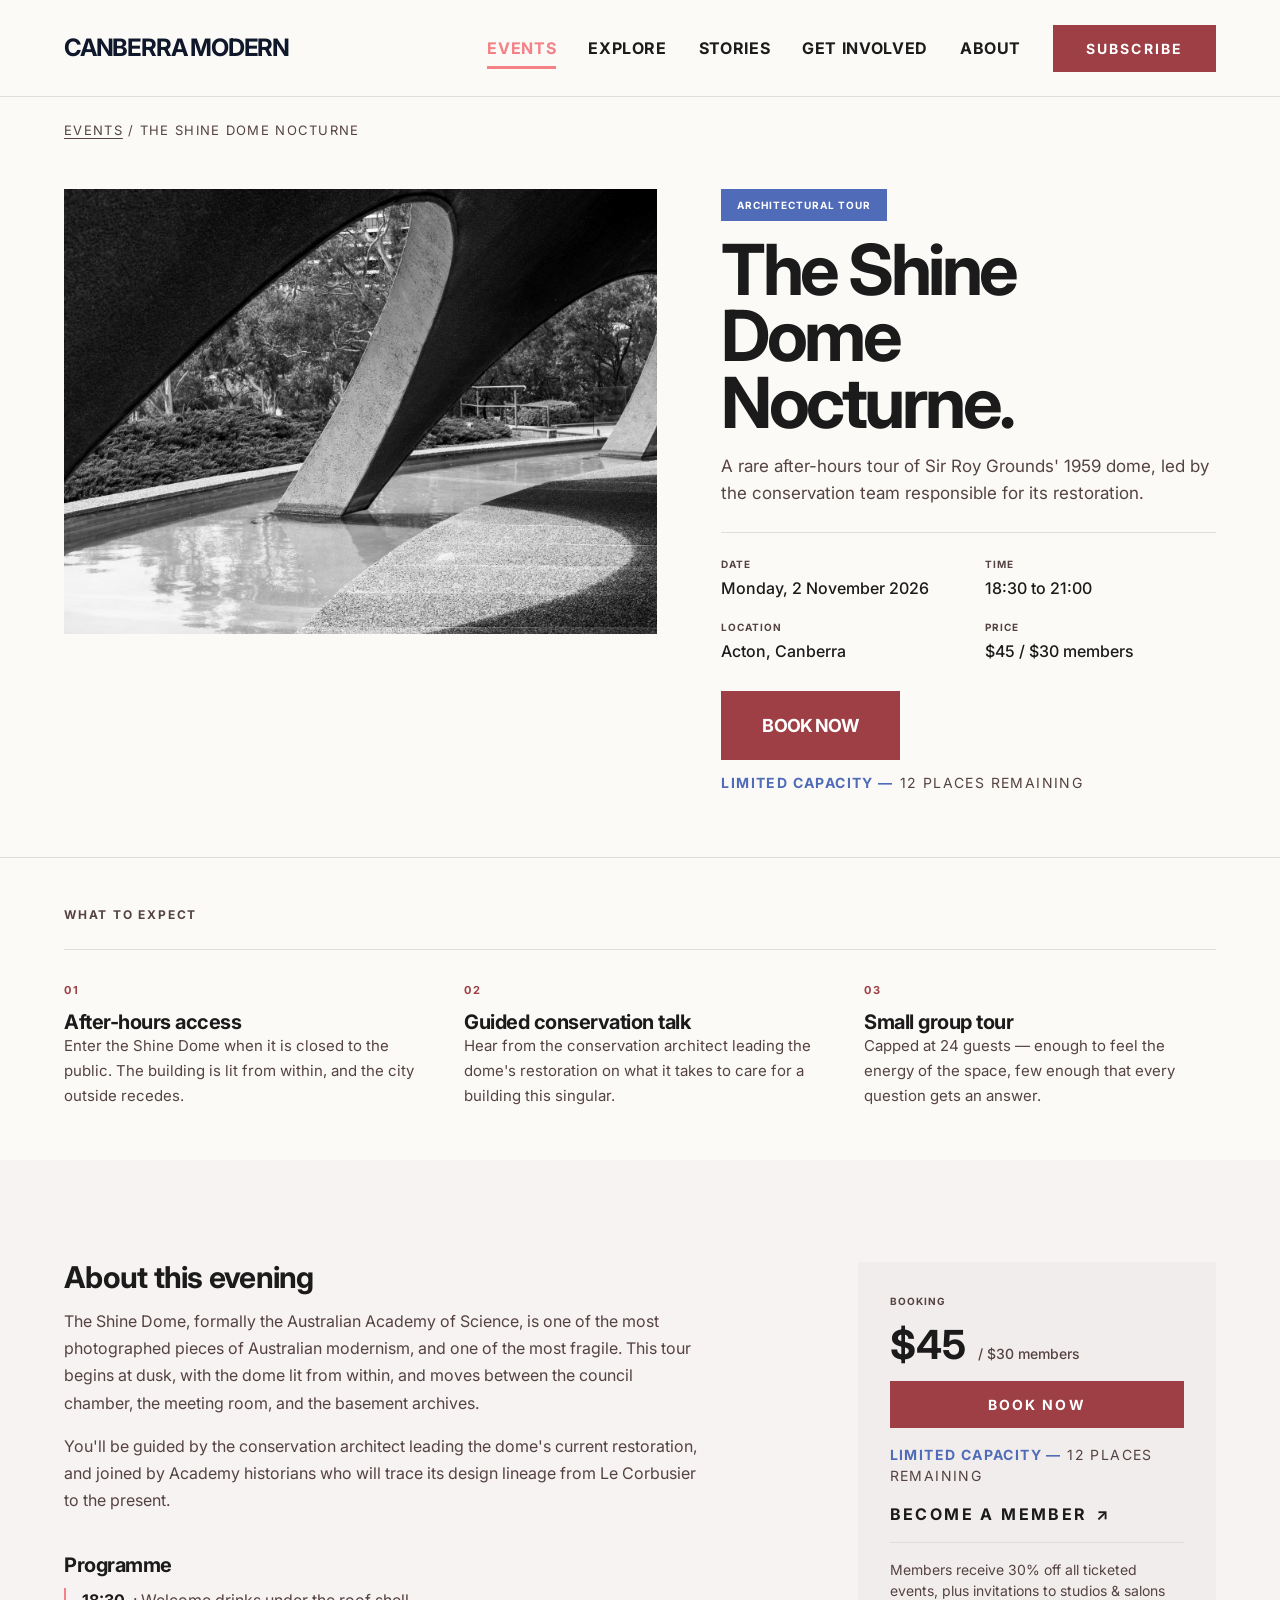
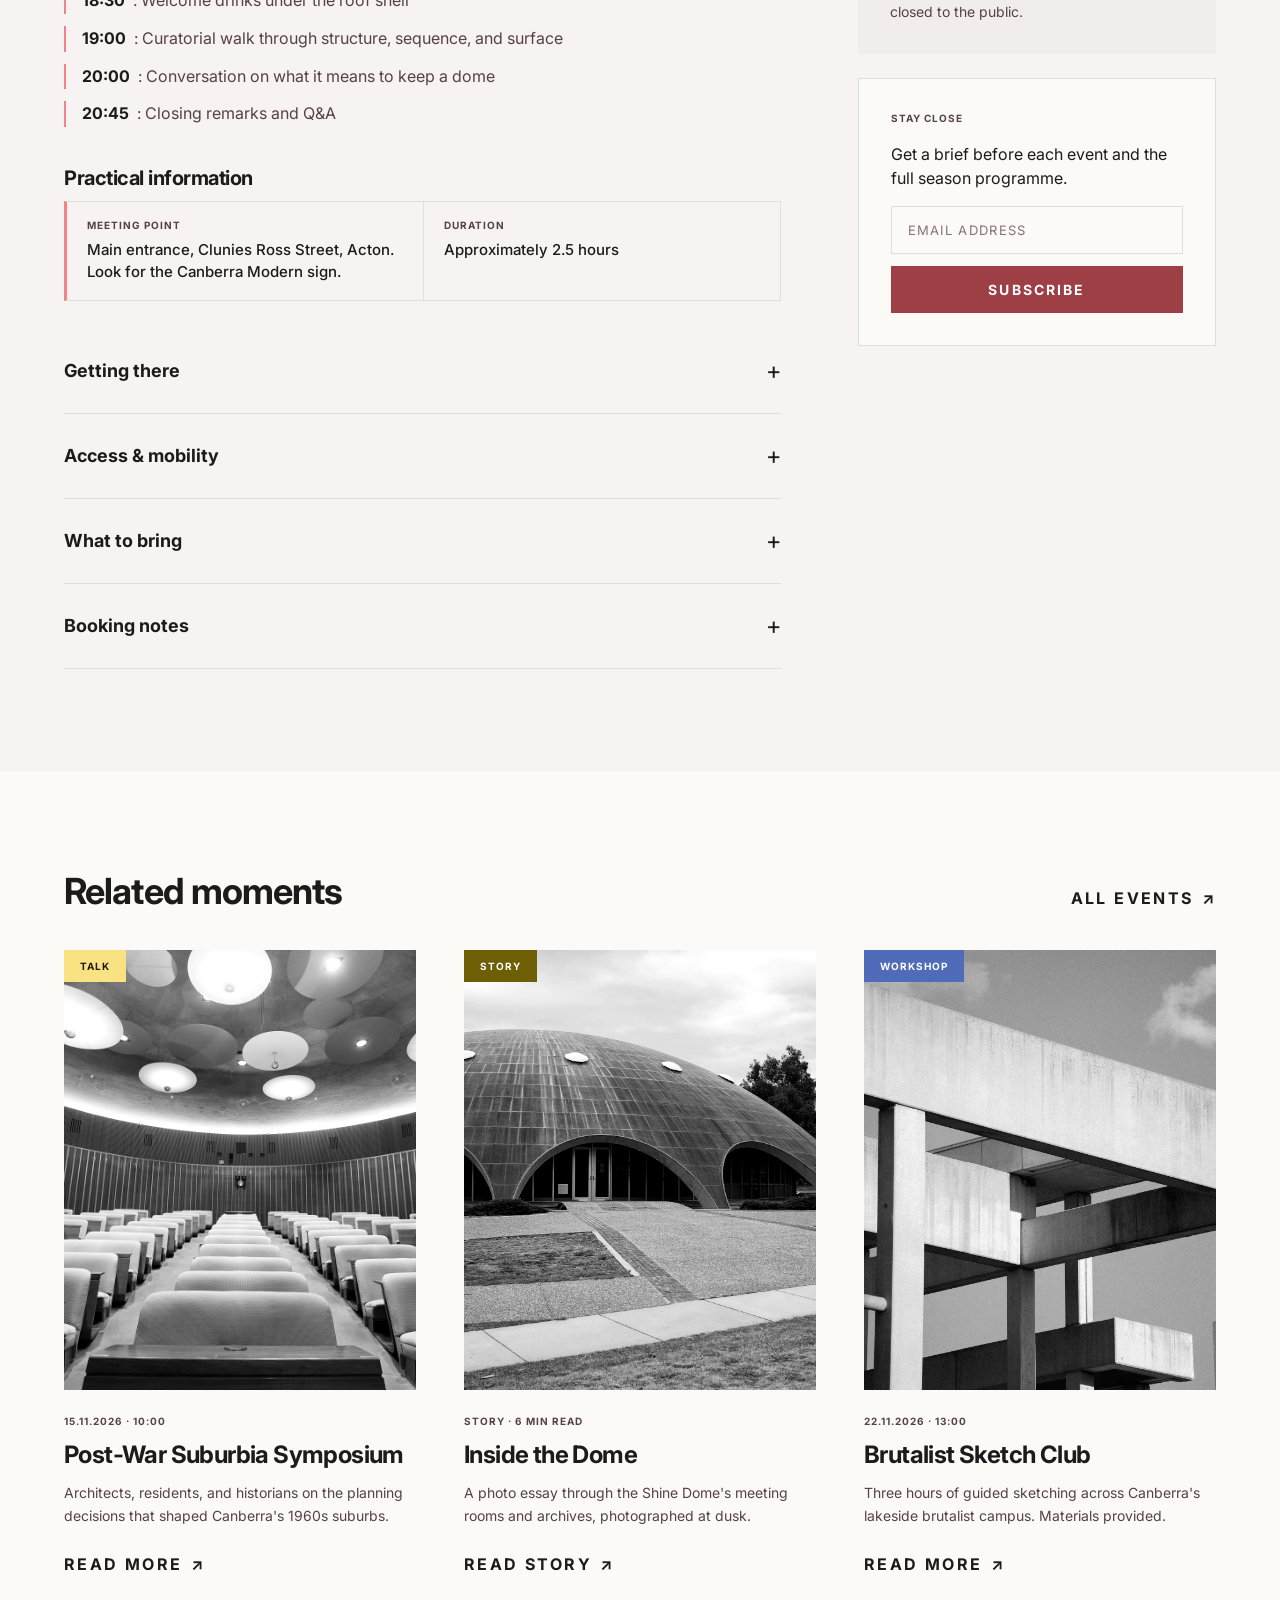
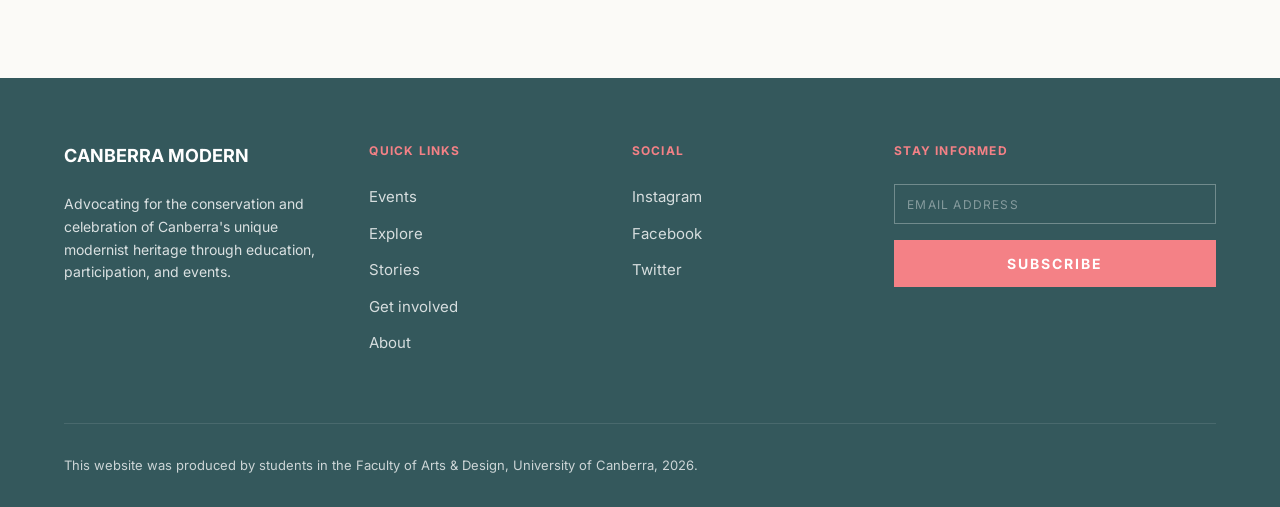
<file: event-detail.html>
﻿<!DOCTYPE html>
<html lang="en">
<head>
<meta charset="UTF-8" />
<meta name="viewport" content="width=device-width, initial-scale=1" />
<title>The Shine Dome Nocturne: Canberra Modern</title>
<meta name="description" content="A rare evening tour of The Shine Dome, with curatorial talks by the conservation team." />
<link rel="stylesheet" href="assets/css/styles.css" />
<script src="assets/js/script.js" defer></script>
</head>
<body>

<a class="skip-link" href="#content">Skip to main content</a>

<header class="site-header">
  <div class="container site-header__inner">
    <a href="index.html" class="brand" aria-label="Canberra Modern home">CANBERRA MODERN</a>
    <nav class="nav-primary" aria-label="Primary">
      <ul class="nav-primary__list">
        <li><a class="nav-primary__link" href="events.html" aria-current="page">Events</a></li>
        <li><a class="nav-primary__link" href="explore.html">Explore</a></li>
        <li><a class="nav-primary__link" href="stories.html">Stories</a></li>
        <li><a class="nav-primary__link" href="get-involved.html">Get involved</a></li>
        <li><a class="nav-primary__link" href="about.html">About</a></li>
      </ul>
      <a class="btn btn--strong" href="get-involved.html#subscribe">Subscribe</a>
    </nav>
    <button class="menu-button" type="button" data-menu-toggle aria-expanded="false" aria-controls="mobile-menu" aria-label="Open menu">
      <img src="assets/icons/menu-burger.svg" alt="" aria-hidden="true" />
    </button>
  </div>
</header>

<div class="mobile-menu" id="mobile-menu" data-menu aria-hidden="true">
  <div class="mobile-menu__top">
    <span class="brand">CANBERRA MODERN</span>
    <button class="mobile-menu__close" type="button" data-menu-close aria-label="Close menu">
      <img src="assets/icons/menu-close.svg" alt="" aria-hidden="true" />
    </button>
  </div>
  <ul class="mobile-menu__list">
    <li><a class="mobile-menu__link" href="events.html" aria-current="page">Events</a></li>
    <li><a class="mobile-menu__link" href="explore.html">Explore</a></li>
    <li><a class="mobile-menu__link" href="stories.html">Stories</a></li>
    <li><a class="mobile-menu__link" href="get-involved.html">Get involved</a></li>
    <li><a class="mobile-menu__link" href="about.html">About</a></li>
  </ul>
  <a class="btn btn--strong mobile-menu__cta" href="get-involved.html#subscribe">Subscribe</a>
</div>

<main id="content" tabindex="-1">

<nav class="container breadcrumb" aria-label="Breadcrumb">
  <a href="events.html">Events</a> <span aria-hidden="true">/</span> <span aria-current="page">The Shine Dome Nocturne</span>
</nav>

<section class="event-hero">
  <div class="container event-hero__grid">
    <figure class="event-hero__media">
      <img src="assets/images/event-shine-dome.png" alt="The Shine Dome's copper roof photographed at dusk, its distinctive spherical form framed against the Canberra sky." />
    </figure>
    <div class="event-hero__meta">
      <span class="tag tag--tour">Architectural Tour</span>
      <h1 class="event-hero__title">The Shine
Dome
Nocturne.</h1>
      <p class="event-hero__lede">A rare after-hours tour of Sir Roy Grounds' 1959 dome, led by the conservation team responsible for its restoration.</p>

      <dl class="event-hero__data">
        <div><dt>Date</dt><dd>Monday, 2 November 2026</dd></div>
        <div><dt>Time</dt><dd>18:30 to 21:00</dd></div>
        <div><dt>Location</dt><dd>Acton, Canberra</dd></div>
        <div><dt>Price</dt><dd>$45 / $30 members</dd></div>
      </dl>

      <div class="event-hero__actions">
        <a class="btn btn--feature" href="#book">Book Now</a>
        <p class="event-hero__seats">
          <span class="seats__label">Limited capacity —</span>
          <span aria-live="polite">12 places remaining</span>
        </p>
      </div>
    </div>
  </div>
</section>

<section class="event-expect section section--snug" aria-labelledby="expect-heading">
  <div class="container">
    <h2 id="expect-heading" class="event-expect__heading">What to expect</h2>
    <ul class="event-expect__list" role="list">
      <li class="event-expect__item">
        <span class="event-expect__num" aria-hidden="true">01</span>
        <div class="event-expect__body">
          <h3 class="event-expect__title">After-hours access</h3>
          <p class="event-expect__desc">Enter the Shine Dome when it is closed to the public. The building is lit from within, and the city outside recedes.</p>
        </div>
      </li>
      <li class="event-expect__item">
        <span class="event-expect__num" aria-hidden="true">02</span>
        <div class="event-expect__body">
          <h3 class="event-expect__title">Guided conservation talk</h3>
          <p class="event-expect__desc">Hear from the conservation architect leading the dome's restoration on what it takes to care for a building this singular.</p>
        </div>
      </li>
      <li class="event-expect__item">
        <span class="event-expect__num" aria-hidden="true">03</span>
        <div class="event-expect__body">
          <h3 class="event-expect__title">Small group tour</h3>
          <p class="event-expect__desc">Capped at 24 guests — enough to feel the energy of the space, few enough that every question gets an answer.</p>
        </div>
      </li>
    </ul>
  </div>
</section>

<section class="section section--band">
  <div class="container event-body">
    <article class="event-body__main">
      <h2>About this evening</h2>
      <p>The Shine Dome, formally the Australian Academy of Science, is one of the most photographed pieces of Australian modernism, and one of the most fragile. This tour begins at dusk, with the dome lit from within, and moves between the council chamber, the meeting room, and the basement archives.</p>
      <p>You'll be guided by the conservation architect leading the dome's current restoration, and joined by Academy historians who will trace its design lineage from Le Corbusier to the present.</p>

      <h3>Programme</h3>
      <ul class="prose-list">
        <li><strong>18:30</strong>: Welcome drinks under the roof shell</li>
        <li><strong>19:00</strong>: Curatorial walk through structure, sequence, and surface</li>
        <li><strong>20:00</strong>: Conversation on what it means to keep a dome</li>
        <li><strong>20:45</strong>: Closing remarks and Q&amp;A</li>
      </ul>

      <h3>Practical information</h3>
      <dl class="event-quickfacts">
        <div>
          <dt>Meeting point</dt>
          <dd>Main entrance, Clunies Ross Street, Acton. Look for the Canberra Modern sign.</dd>
        </div>
        <div>
          <dt>Duration</dt>
          <dd>Approximately 2.5 hours</dd>
        </div>
      </dl>
      <div class="accordion">
        <details>
          <summary>Getting there</summary>
          <div class="accordion__content">
            <p>Limited on-street parking. Closest accessible bays on Liversidge Street. Bus routes 3 and 7 stop at the Australian National University. A 10-minute walk from Acton Park ferry stop.</p>
          </div>
        </details>
        <details>
          <summary>Access &amp; mobility</summary>
          <div class="accordion__content">
            <p>Step-free entry via the western ramp. A single internal step (50&nbsp;mm) leads to the chamber; portable ramps are available on request when booking. Accessible WC on site.</p>
          </div>
        </details>
        <details>
          <summary>What to bring</summary>
          <div class="accordion__content">
            <p>Flat shoes and a light jacket — the chamber is cool in the evening. Cameras are welcome; tripods are not.</p>
          </div>
        </details>
        <details>
          <summary>Booking notes</summary>
          <div class="accordion__content">
            <p>Full refunds up to 7 days before the event; transfers permitted up to 48 hours before. After that we are unable to refund individual tickets, but the booking can be gifted. Confirmation will be sent by email within 24 hours of booking.</p>
          </div>
        </details>
      </div>
    </article>

    <aside class="event-body__side">
      <div class="event-side-card" id="book">
        <p class="event-side-card__eyebrow">Booking</p>
        <p class="event-side-card__price">$45<span> / $30 members</span></p>
        <a class="btn btn--strong btn--full" href="https://www.trybooking.com" target="_blank" rel="noopener noreferrer" aria-label="Book The Shine Dome Nocturne — opens external booking page">Book Now</a>
        <p class="event-side-card__seats"><span class="seats__label">Limited capacity —</span> <span aria-live="polite">12 places remaining</span></p>
        <a class="link-arrow link-arrow--ink" href="get-involved.html#support">Become a member <span class="arrow" aria-hidden="true"></span></a>
        <hr class="divider" />
        <p class="event-side-card__small">Members receive 30% off all ticketed events, plus invitations to studios &amp; salons closed to the public.</p>
      </div>

      <div class="event-side-card event-side-card--quiet">
        <p class="event-side-card__eyebrow">Stay close</p>
        <p>Get a brief before each event and the full season programme.</p>
        <form class="side-subscribe" data-subscribe-form novalidate>
          <label class="sr-only" for="side-email">Email address</label>
          <input id="side-email" type="email" required placeholder="EMAIL ADDRESS" />
          <button class="btn btn--strong btn--full" type="submit">Subscribe</button>
          <p class="form-feedback" data-form-feedback role="status" aria-live="polite"></p>
        </form>
      </div>
    </aside>
  </div>
</section>

<section class="section" aria-labelledby="related">
  <div class="container">
    <header class="section-head">
      <h2 id="related">Related moments</h2>
      <a class="link-arrow link-arrow--ink" href="events.html">All events <span class="arrow" aria-hidden="true"></span></a>
    </header>
    <div class="card-grid card-grid--related">
      <article class="card">
        <div class="card__media">
          <img src="assets/images/event-seidler-legacy.png" alt="Mid-century Canberra building with white concrete fins and strip windows, photographed in low afternoon light." />
          <span class="tag tag--atrisk">Talk</span>
        </div>
        <div class="card__body">
          <p class="card__eyebrow">15.11.2026 · 10:00</p>
          <h3 class="card__title">Post-War Suburbia Symposium</h3>
          <p class="card__desc">Architects, residents, and historians on the planning decisions that shaped Canberra's 1960s suburbs.</p>
          <div class="card__actions">
            <a class="link-arrow link-arrow--ink" href="event-detail.html">Read more <span class="arrow" aria-hidden="true"></span></a>
          </div>
        </div>
      </article>
      <article class="card">
        <div class="card__media">
          <img src="assets/images/story-shine-dome.png" alt="The Shine Dome exterior at dusk, its copper-clad dome rising above the treeline at Acton." />
          <span class="tag tag--video">Story</span>
        </div>
        <div class="card__body">
          <p class="card__eyebrow">STORY · 6 MIN READ</p>
          <h3 class="card__title">Inside the Dome</h3>
          <p class="card__desc">A photo essay through the Shine Dome's meeting rooms and archives, photographed at dusk.</p>
          <div class="card__actions">
            <a class="link-arrow link-arrow--ink" href="stories.html">Read story <span class="arrow" aria-hidden="true"></span></a>
          </div>
        </div>
      </article>
      <article class="card">
        <div class="card__media">
          <img src="assets/images/place-shine-dome-wide.png" alt="The Shine Dome photographed from across the grounds, its copper dome rising against an open Canberra sky." />
          <span class="tag tag--tour">Workshop</span>
        </div>
        <div class="card__body">
          <p class="card__eyebrow">22.11.2026 · 13:00</p>
          <h3 class="card__title">Brutalist Sketch Club</h3>
          <p class="card__desc">Three hours of guided sketching across Canberra's lakeside brutalist campus. Materials provided.</p>
          <div class="card__actions">
            <a class="link-arrow link-arrow--ink" href="event-detail.html">Read more <span class="arrow" aria-hidden="true"></span></a>
          </div>
        </div>
      </article>
    </div>
  </div>
</section>

</main>

<footer class="site-footer">
  <div class="container">
    <div class="site-footer__grid">
      <div>
        <p class="site-footer__brand">CANBERRA MODERN</p>
        <p class="site-footer__tagline">Advocating for the conservation and celebration of Canberra's unique modernist heritage through education, participation, and events.</p>
      </div>
      <div>
        <p class="site-footer__heading">Quick Links</p>
        <ul class="site-footer__links">
          <li><a href="events.html">Events</a></li>
          <li><a href="explore.html">Explore</a></li>
          <li><a href="stories.html">Stories</a></li>
          <li><a href="get-involved.html">Get involved</a></li>
          <li><a href="about.html">About</a></li>
        </ul>
      </div>
      <div>
        <p class="site-footer__heading">Social</p>
        <ul class="site-footer__links">
          <li><a href="#" aria-label="Canberra Modern on Instagram (coming soon)">Instagram</a></li>
          <li><a href="#" aria-label="Canberra Modern on Facebook (coming soon)">Facebook</a></li>
          <li><a href="#" aria-label="Canberra Modern on Twitter (coming soon)">Twitter</a></li>
        </ul>
      </div>
      <div>
        <p class="site-footer__heading">Stay Informed</p>
        <form class="site-footer__form" data-subscribe-form novalidate>
          <label class="sr-only" for="footer-email">Email address</label>
          <input id="footer-email" type="email" required placeholder="EMAIL ADDRESS" />
          <button class="btn btn--primary" type="submit">Subscribe</button>
          <p class="form-feedback" data-form-feedback role="status" aria-live="polite"></p>
        </form>
      </div>
    </div>
    <div class="site-footer__bottom">
      This website was produced by students in the Faculty of Arts &amp; Design, University of Canberra, 2026.
    </div>
  </div>
</footer>
</body>
</html>
</file>
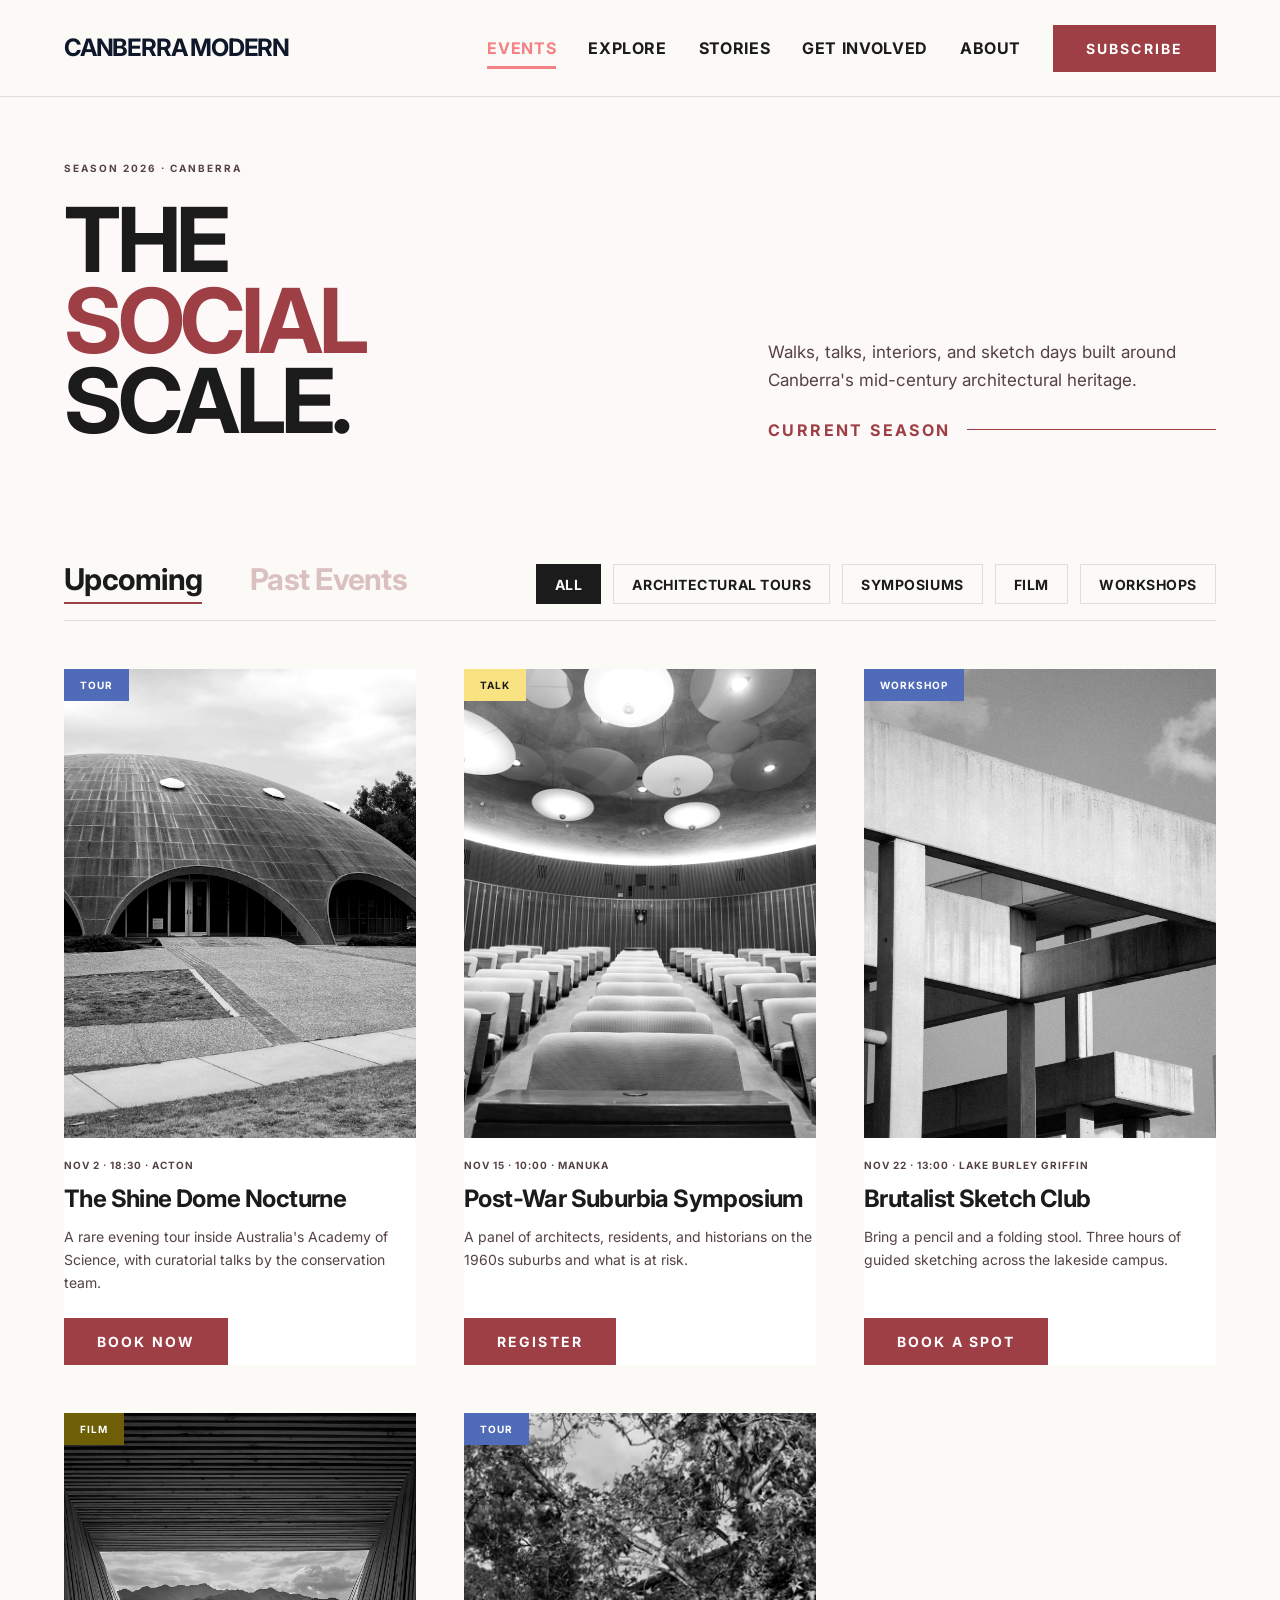
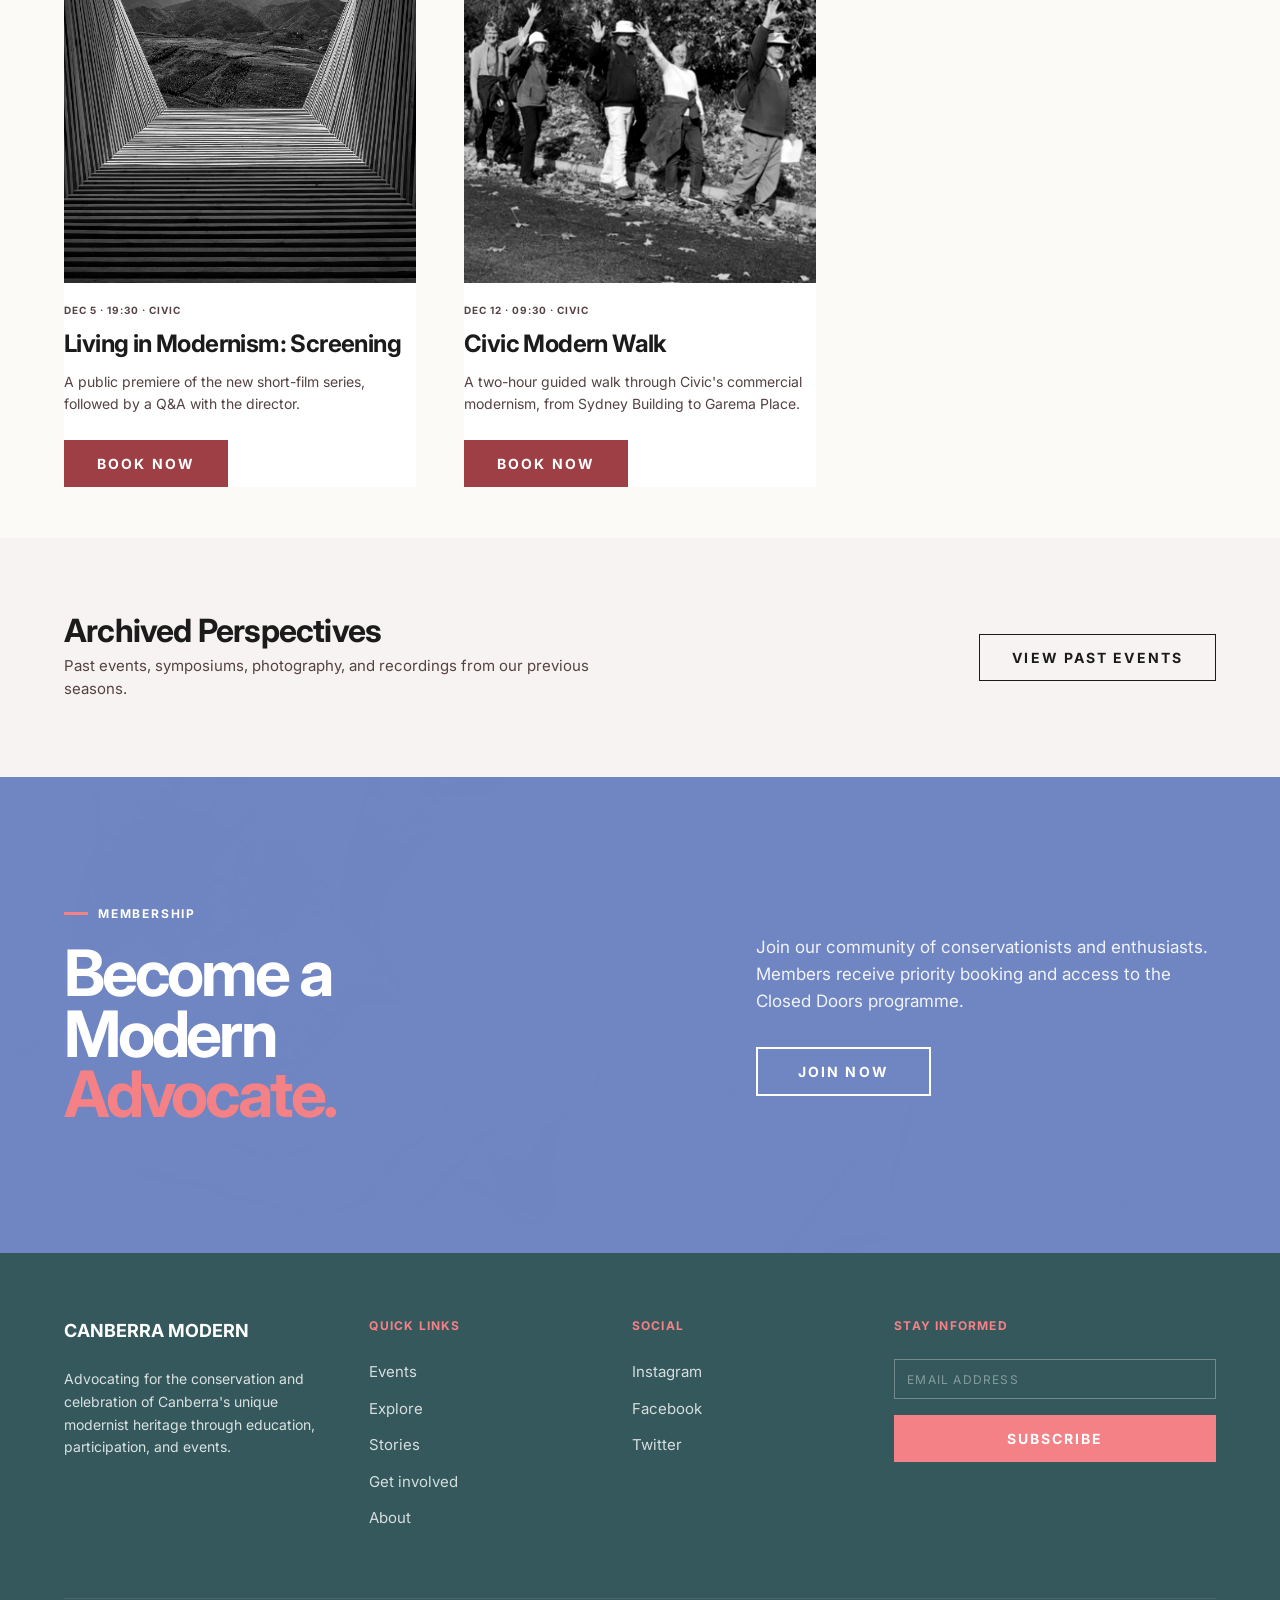
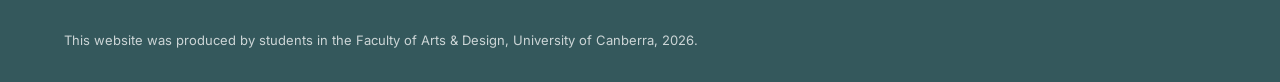
<file: events.html>
﻿<!DOCTYPE html>
<html lang="en">
<head>
<meta charset="UTF-8" />
<meta name="viewport" content="width=device-width, initial-scale=1" />
<title>Events: Canberra Modern</title>
<meta name="description" content="Upcoming and past events from Canberra Modern: tours, talks, symposiums, and workshops celebrating Canberra's modernist heritage." />
<link rel="stylesheet" href="assets/css/styles.css" />
<script src="assets/js/script.js" defer></script>
</head>
<body>

<a class="skip-link" href="#content">Skip to main content</a>

<header class="site-header">
  <div class="container site-header__inner">
    <a href="index.html" class="brand" aria-label="Canberra Modern home">CANBERRA MODERN</a>
    <nav class="nav-primary" aria-label="Primary">
      <ul class="nav-primary__list">
        <li><a class="nav-primary__link" href="events.html" aria-current="page">Events</a></li>
        <li><a class="nav-primary__link" href="explore.html">Explore</a></li>
        <li><a class="nav-primary__link" href="stories.html">Stories</a></li>
        <li><a class="nav-primary__link" href="get-involved.html">Get involved</a></li>
        <li><a class="nav-primary__link" href="about.html">About</a></li>
      </ul>
      <a class="btn btn--strong" href="get-involved.html#subscribe">Subscribe</a>
    </nav>
    <button class="menu-button" type="button" data-menu-toggle aria-expanded="false" aria-controls="mobile-menu" aria-label="Open menu">
      <img src="assets/icons/menu-burger.svg" alt="" aria-hidden="true" />
    </button>
  </div>
</header>

<div class="mobile-menu" id="mobile-menu" data-menu aria-hidden="true">
  <div class="mobile-menu__top">
    <span class="brand">CANBERRA MODERN</span>
    <button class="mobile-menu__close" type="button" data-menu-close aria-label="Close menu">
      <img src="assets/icons/menu-close.svg" alt="" aria-hidden="true" />
    </button>
  </div>
  <ul class="mobile-menu__list">
    <li><a class="mobile-menu__link" href="events.html" aria-current="page">Events</a></li>
    <li><a class="mobile-menu__link" href="explore.html">Explore</a></li>
    <li><a class="mobile-menu__link" href="stories.html">Stories</a></li>
    <li><a class="mobile-menu__link" href="get-involved.html">Get involved</a></li>
    <li><a class="mobile-menu__link" href="about.html">About</a></li>
  </ul>
  <a class="btn btn--strong mobile-menu__cta" href="get-involved.html#subscribe">Subscribe</a>
</div>

<main id="content" tabindex="-1">
<section class="section section--page-tone section--flush" aria-labelledby="events-title">
  <div class="container">
    <div class="hero-events">
      <div class="hero-events__left">
        <p class="hero-events__eyebrow">Season 2026 &middot; Canberra</p>
        <h1 id="events-title" class="hero-events__title">THE
<em class="hero-accent">SOCIAL</em>SCALE.</h1>
      </div>
      <div class="hero-events__right">
        <p class="hero-events__desc">Walks, talks, interiors, and sketch days built around Canberra's mid-century architectural heritage.</p>
        <p class="hero-text__hint">Current Season</p>
      </div>
    </div>
  </div>
</section>

<section class="section section--snug" aria-labelledby="filters">
  <div class="container">
    <h2 id="filters" class="sr-only">Filter events</h2>

    <div class="toggle-rail">
      <div class="toggle-filter" role="group" aria-label="Time filter" data-toggle-group data-toggle-target="#events-grid">
        <button type="button" data-toggle="upcoming" aria-pressed="true">Upcoming</button>
        <button type="button" data-toggle="past" aria-pressed="false">Past Events</button>
      </div>
      <div class="chips" role="group" aria-label="Category filter" data-filter-group data-filter-target=".event-card">
        <button class="chip" type="button" data-filter="all" aria-pressed="true">All</button>
        <button class="chip" type="button" data-filter="tour" aria-pressed="false">Architectural Tours</button>
        <button class="chip" type="button" data-filter="symposium" aria-pressed="false">Symposiums</button>
        <button class="chip" type="button" data-filter="film" aria-pressed="false">Film</button>
        <button class="chip" type="button" data-filter="workshop" aria-pressed="false">Workshops</button>
      </div>
    </div>

    <div class="card-grid u-mt-5" id="events-grid">

      <article class="card card--event event-card" data-cat="tour" data-state="upcoming">
        <div class="card__media">
          <img src="assets/images/story-shine-dome.png" alt="The Shine Dome's blue-grey curved roof at dusk." />
          <span class="tag tag--tour">Tour</span>
        </div>
        <div class="card__body">
          <p class="card__eyebrow">NOV 2 &middot; 18:30 &middot; Acton</p>
          <h3 class="card__title">The Shine Dome Nocturne</h3>
          <p class="card__desc">A rare evening tour inside Australia's Academy of Science, with curatorial talks by the conservation team.</p>
          <div class="card__actions">
            <a class="btn btn--strong btn--full-mobile" href="event-detail.html">Book Now</a>
          </div>
        </div>
      </article>

      <article class="card card--event event-card" data-cat="symposium" data-state="upcoming">
        <div class="card__media">
          <img src="assets/images/event-seidler-legacy.png" alt="Mid-century modernist Canberra building exterior with white concrete fins." />
          <span class="tag tag--spotlight">Talk</span>
        </div>
        <div class="card__body">
          <p class="card__eyebrow">NOV 15 &middot; 10:00 &middot; Manuka</p>
          <h3 class="card__title">Post-War Suburbia Symposium</h3>
          <p class="card__desc">A panel of architects, residents, and historians on the 1960s suburbs and what is at risk.</p>
          <div class="card__actions">
            <a class="btn btn--strong btn--full-mobile" href="event-detail.html">Register</a>
          </div>
        </div>
      </article>

      <article class="card card--event event-card" data-cat="workshop" data-state="upcoming">
        <div class="card__media">
          <img src="assets/images/place-shine-dome-wide.png" alt="Concrete brutalist facade near Lake Burley Griffin." />
          <span class="tag tag--tour">Workshop</span>
        </div>
        <div class="card__body">
          <p class="card__eyebrow">NOV 22 &middot; 13:00 &middot; Lake Burley Griffin</p>
          <h3 class="card__title">Brutalist Sketch Club</h3>
          <p class="card__desc">Bring a pencil and a folding stool. Three hours of guided sketching across the lakeside campus.</p>
          <div class="card__actions">
            <a class="btn btn--strong btn--full-mobile" href="event-detail.html">Book a Spot</a>
          </div>
        </div>
      </article>

      <article class="card card--event event-card" data-cat="film" data-state="upcoming">
        <div class="card__media">
          <img src="assets/images/living-modernism.png" alt="Interior of a modernist Canberra residence." />
          <span class="tag tag--video">Film</span>
        </div>
        <div class="card__body">
          <p class="card__eyebrow">DEC 5 &middot; 19:30 &middot; Civic</p>
          <h3 class="card__title">Living in Modernism: Screening</h3>
          <p class="card__desc">A public premiere of the new short-film series, followed by a Q&amp;A with the director.</p>
          <div class="card__actions">
            <a class="btn btn--strong btn--full-mobile" href="event-detail.html">Book Now</a>
          </div>
        </div>
      </article>

      <article class="card card--event event-card" data-cat="tour" data-state="upcoming">
        <div class="card__media">
          <img src="assets/images/story-civic-walk.png" alt="Wide view of a curved concrete cultural building in Canberra." />
          <span class="tag tag--tour">Tour</span>
        </div>
        <div class="card__body">
          <p class="card__eyebrow">DEC 12 &middot; 09:30 &middot; Civic</p>
          <h3 class="card__title">Civic Modern Walk</h3>
          <p class="card__desc">A two-hour guided walk through Civic's commercial modernism, from Sydney Building to Garema Place.</p>
          <div class="card__actions">
            <a class="btn btn--strong btn--full-mobile" href="event-detail.html">Book Now</a>
          </div>
        </div>
      </article>

      <article class="card card--event event-card" data-cat="symposium" data-state="past">
        <div class="card__media">
          <img src="assets/images/story-concrete-icons.png" alt="A concrete sculptural element of a modernist Canberra building." />
          <span class="tag tag--past">Past</span>
        </div>
        <div class="card__body">
          <p class="card__eyebrow">JUL 4 &middot; 10:00 &middot; Canberra</p>
          <h3 class="card__title">The Architects of the Capital</h3>
          <p class="card__desc">A daylong symposium archiving the lesser-known architects who shaped 1960s Canberra.</p>
          <div class="card__actions">
            <a class="link-arrow link-arrow--ink" href="event-detail.html">Read Recap <span class="arrow" aria-hidden="true"></span></a>
          </div>
        </div>
      </article>

      <p class="search-empty" data-search-empty hidden>No events match this filter.</p>
    </div>
  </div>
</section>

<section class="archived-perspectives" aria-labelledby="archived">
  <div class="container">
    <div class="archived-perspectives__inner">
      <div>
        <h2 id="archived" class="archived-perspectives__heading">Archived Perspectives</h2>
        <p class="archived-perspectives__desc">Past events, symposiums, photography, and recordings from our previous seasons.</p>
      </div>
      <button class="btn btn--ghost" type="button" data-show-past>View Past Events</button>
    </div>
  </div>
</section>

<section class="membership" aria-labelledby="advocate">
  <div class="membership__pattern" aria-hidden="true"></div>
  <div class="container">
    <div class="membership__inner">
      <div>
        <p class="membership__eyebrow">Membership</p>
        <h2 id="advocate" class="membership__title">Become a
Modern
<span class="membership__title-accent">Advocate.</span></h2>
      </div>
      <div class="membership__body">
        <p class="membership__body-text">Join our community of conservationists and enthusiasts. Members receive priority booking and access to the Closed Doors programme.</p>
        <a class="btn btn--on-dark" href="get-involved.html#support">Join Now</a>
      </div>
    </div>
  </div>
</section>
</main>

<footer class="site-footer">
  <div class="container">
    <div class="site-footer__grid">
      <div>
        <p class="site-footer__brand">CANBERRA MODERN</p>
        <p class="site-footer__tagline">Advocating for the conservation and celebration of Canberra's unique modernist heritage through education, participation, and events.</p>
      </div>
      <div>
        <p class="site-footer__heading">Quick Links</p>
        <ul class="site-footer__links">
          <li><a href="events.html">Events</a></li>
          <li><a href="explore.html">Explore</a></li>
          <li><a href="stories.html">Stories</a></li>
          <li><a href="get-involved.html">Get involved</a></li>
          <li><a href="about.html">About</a></li>
        </ul>
      </div>
      <div>
        <p class="site-footer__heading">Social</p>
        <ul class="site-footer__links">
          <li><a href="#" aria-label="Canberra Modern on Instagram (coming soon)">Instagram</a></li>
          <li><a href="#" aria-label="Canberra Modern on Facebook (coming soon)">Facebook</a></li>
          <li><a href="#" aria-label="Canberra Modern on Twitter (coming soon)">Twitter</a></li>
        </ul>
      </div>
      <div>
        <p class="site-footer__heading">Stay Informed</p>
        <form class="site-footer__form" data-subscribe-form novalidate>
          <label class="sr-only" for="footer-email">Email address</label>
          <input id="footer-email" type="email" required placeholder="EMAIL ADDRESS" />
          <button class="btn btn--primary" type="submit">Subscribe</button>
          <p class="form-feedback" data-form-feedback role="status" aria-live="polite"></p>
        </form>
      </div>
    </div>
    <div class="site-footer__bottom">
      This website was produced by students in the Faculty of Arts &amp; Design, University of Canberra, 2026.
    </div>
  </div>
</footer>
</body>
</html>
</file>
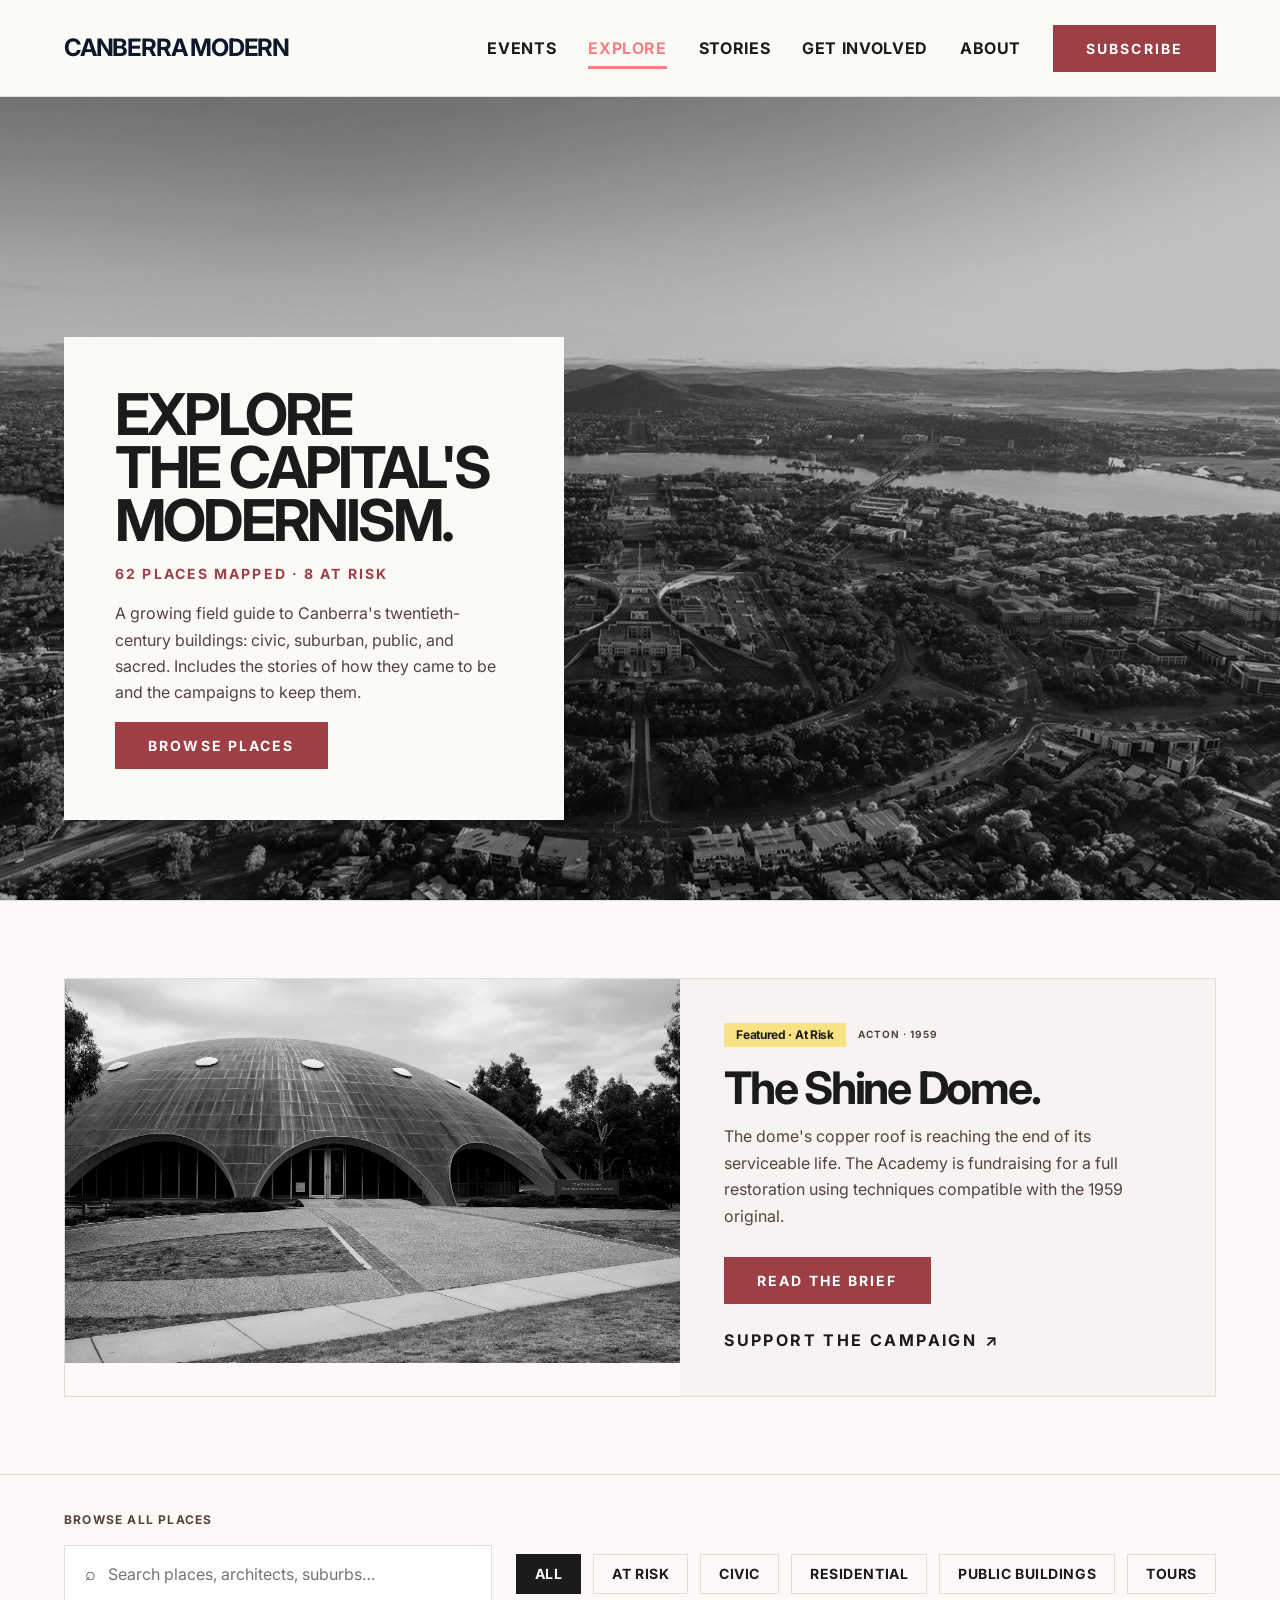
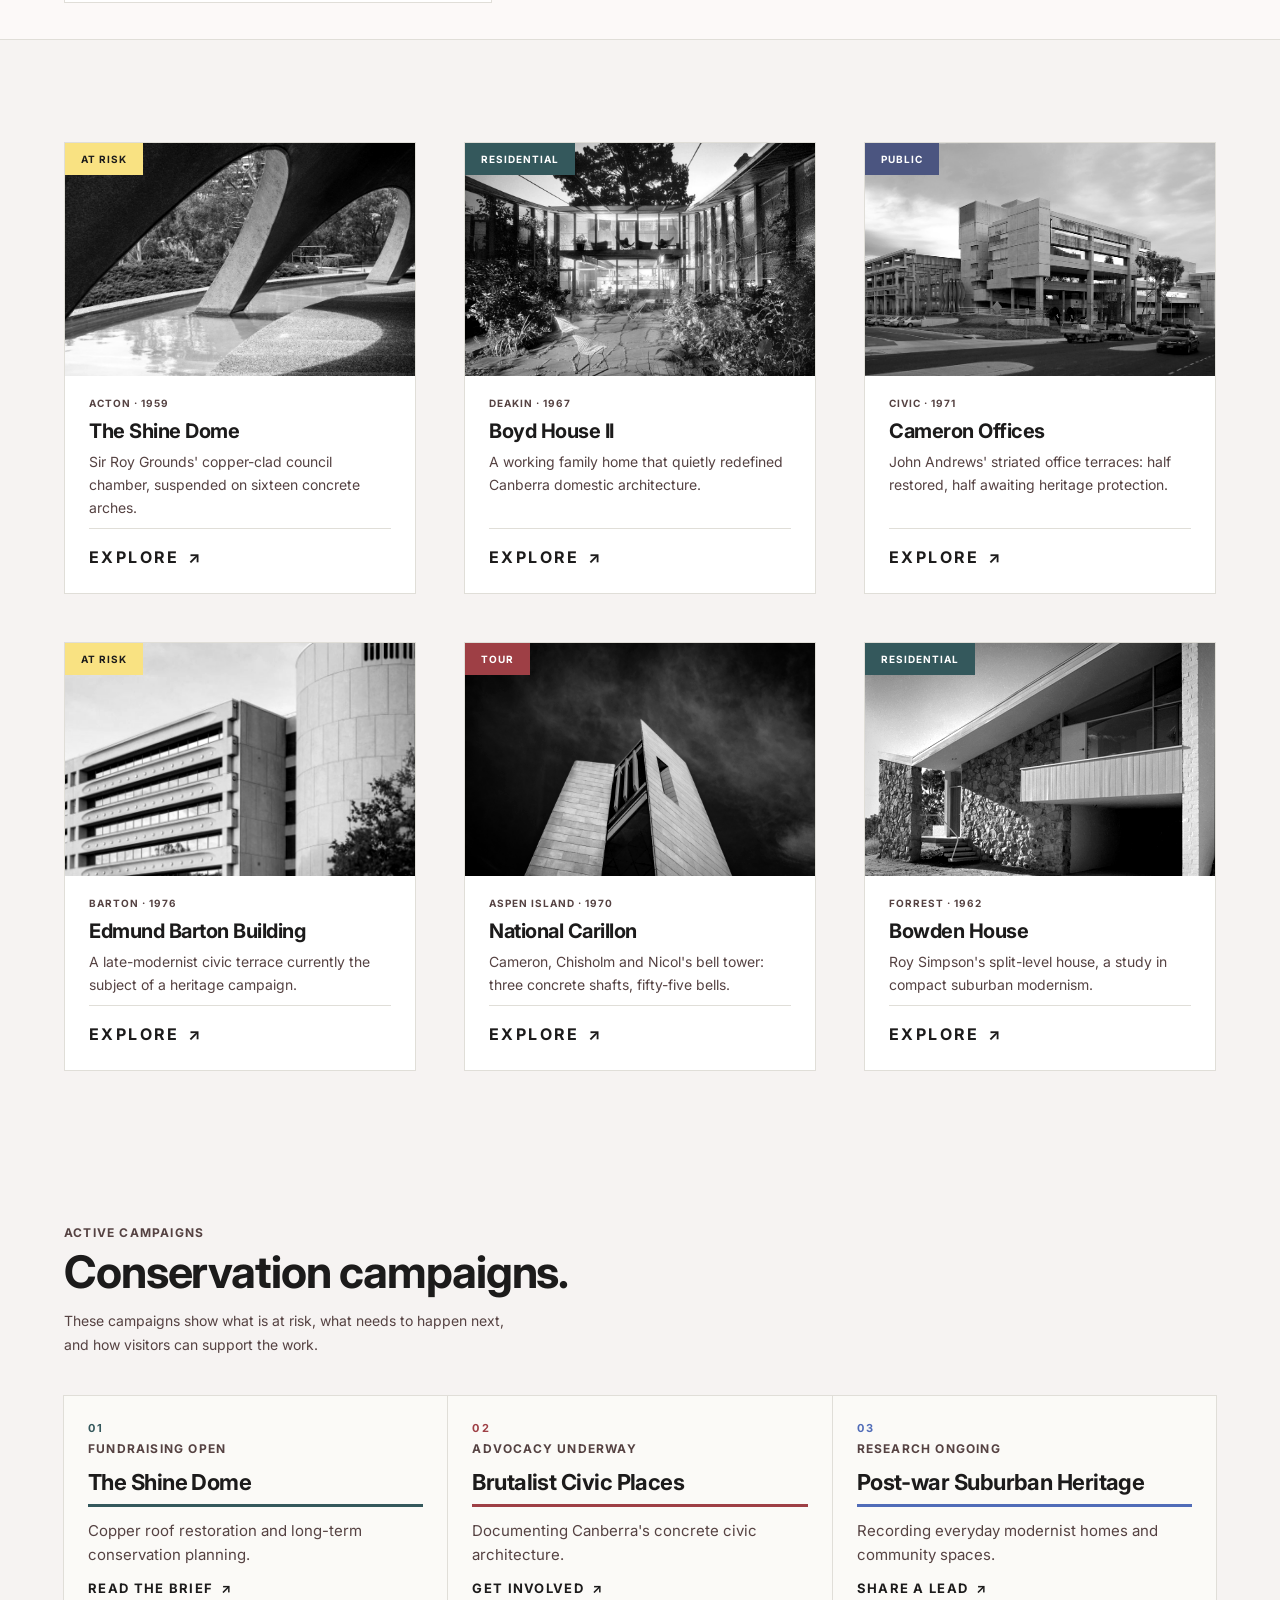
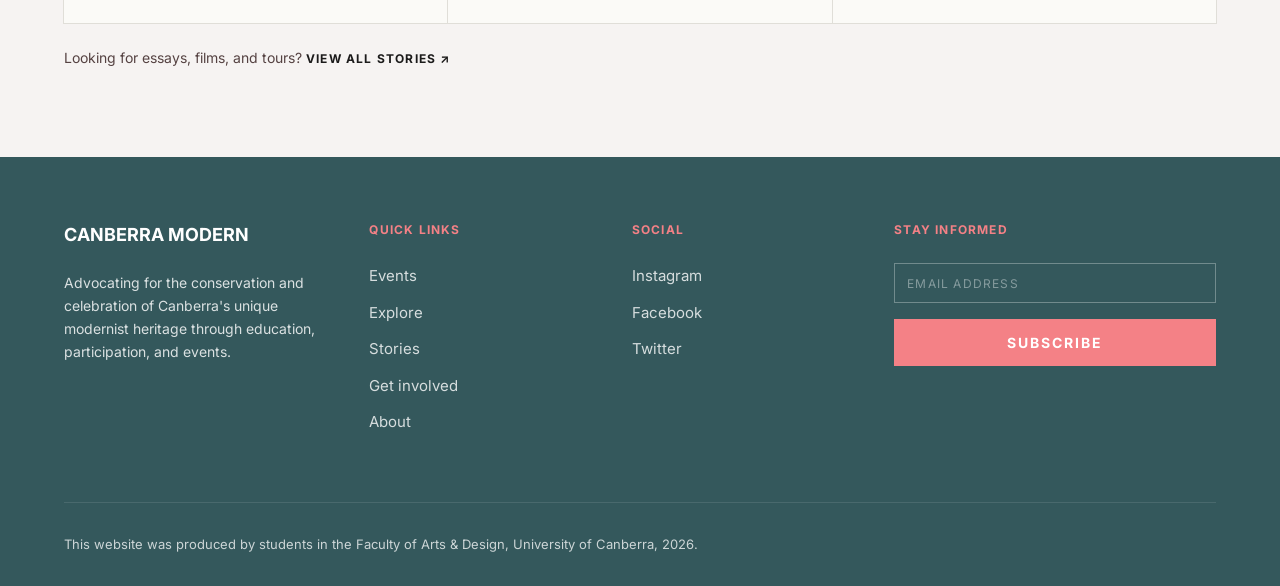
<file: explore.html>
﻿<!DOCTYPE html>
<html lang="en">
<head>
<meta charset="UTF-8" />
<meta name="viewport" content="width=device-width, initial-scale=1" />
<title>Explore: Canberra Modern</title>
<meta name="description" content="Browse Canberra's modernist places: civic, residential, public, and at-risk." />
<link rel="stylesheet" href="assets/css/styles.css" />
<script src="assets/js/script.js" defer></script>
</head>
<body>

<a class="skip-link" href="#content">Skip to main content</a>

<header class="site-header">
  <div class="container site-header__inner">
    <a href="index.html" class="brand" aria-label="Canberra Modern home">CANBERRA MODERN</a>
    <nav class="nav-primary" aria-label="Primary">
      <ul class="nav-primary__list">
        <li><a class="nav-primary__link" href="events.html">Events</a></li>
        <li><a class="nav-primary__link" href="explore.html" aria-current="page">Explore</a></li>
        <li><a class="nav-primary__link" href="stories.html">Stories</a></li>
        <li><a class="nav-primary__link" href="get-involved.html">Get involved</a></li>
        <li><a class="nav-primary__link" href="about.html">About</a></li>
      </ul>
      <a class="btn btn--strong" href="get-involved.html#subscribe">Subscribe</a>
    </nav>
    <button class="menu-button" type="button" data-menu-toggle aria-expanded="false" aria-controls="mobile-menu" aria-label="Open menu">
      <img src="assets/icons/menu-burger.svg" alt="" aria-hidden="true" />
    </button>
  </div>
</header>

<div class="mobile-menu" id="mobile-menu" data-menu aria-hidden="true">
  <div class="mobile-menu__top">
    <span class="brand">CANBERRA MODERN</span>
    <button class="mobile-menu__close" type="button" data-menu-close aria-label="Close menu">
      <img src="assets/icons/menu-close.svg" alt="" aria-hidden="true" />
    </button>
  </div>
  <ul class="mobile-menu__list">
    <li><a class="mobile-menu__link" href="events.html">Events</a></li>
    <li><a class="mobile-menu__link" href="explore.html" aria-current="page">Explore</a></li>
    <li><a class="mobile-menu__link" href="stories.html">Stories</a></li>
    <li><a class="mobile-menu__link" href="get-involved.html">Get involved</a></li>
    <li><a class="mobile-menu__link" href="about.html">About</a></li>
  </ul>
  <a class="btn btn--strong mobile-menu__cta" href="get-involved.html#subscribe">Subscribe</a>
</div>

<main id="content" tabindex="-1">

<section class="explore-hero">
  <div class="explore-hero__media">
    <img class="explore-hero__bg" src="assets/images/Canberra_Sky.jpg" alt="Aerial view of Canberra, Lake Burley Griffin, and the surrounding civic landscape." />
  </div>
  <div class="container explore-hero__overlay">
    <div class="explore-hero__card">
      <h1 class="explore-hero__title">Explore<br>the Capital's<br>Modernism.</h1>
      <p class="explore-hero__stat">62 places mapped &middot; 8 at risk</p>
      <p class="explore-hero__lede">A growing field guide to Canberra's twentieth-century buildings: civic, suburban, public, and sacred. Includes the stories of how they came to be and the campaigns to keep them.</p>
      <a class="btn btn--strong" href="#browse">Browse places</a>
    </div>
  </div>
</section>

<section class="explore-featured section--page-tone">
  <div class="container">
    <article class="place-feature" aria-labelledby="featured-place">
      <div class="place-feature__media">
        <img src="assets/images/story-shine-dome.png" alt="The Shine Dome at golden hour: copper-blue dome reflected in the surrounding moat." />
      </div>
      <div class="place-feature__body">
        <div class="place-feature__meta">
          <span class="tag tag--spotlight">Featured &middot; At Risk</span>
          <p class="place-feature__eyebrow">ACTON &middot; 1959</p>
        </div>
        <h2 id="featured-place" class="place-feature__title">The Shine Dome.</h2>
        <p class="place-feature__desc">The dome's copper roof is reaching the end of its serviceable life. The Academy is fundraising for a full restoration using techniques compatible with the 1959 original.</p>
        <div class="place-feature__actions">
          <a class="btn btn--strong" href="place-detail.html">Read the brief</a>
          <a class="link-arrow link-arrow--ink" href="get-involved.html#support">Support the campaign <span class="arrow" aria-hidden="true"></span></a>
        </div>
      </div>
    </article>
  </div>
</section>

<!-- Search and filter both target .place-card elements via data attributes; JS handles them independently. -->
<section class="explore-browse-controls section--page-tone" id="browse">
  <div class="container">
    <p class="explore-browse-controls__label eyebrow">Browse all places</p>
    <div class="explore-controls">
      <label class="search-bar" for="place-search">
        <span class="search-bar__icon" aria-hidden="true">⌕</span>
        <input id="place-search" type="search" placeholder="Search places, architects, suburbs…" data-search-input data-search-target=".place-card" />
        <span class="sr-only">Search places</span>
      </label>
      <div class="chips" role="group" aria-label="Filter places by category" data-filter-group data-filter-target=".place-card">
        <button class="chip" type="button" data-filter="all" aria-pressed="true">All</button>
        <button class="chip" type="button" data-filter="risk" aria-pressed="false">At Risk</button>
        <button class="chip" type="button" data-filter="civic" aria-pressed="false">Civic</button>
        <button class="chip" type="button" data-filter="residential" aria-pressed="false">Residential</button>
        <button class="chip" type="button" data-filter="public" aria-pressed="false">Public Buildings</button>
        <button class="chip" type="button" data-filter="tours" aria-pressed="false">Tours</button>
      </div>
    </div>
  </div>
</section>

<section class="section section--band" aria-label="Browse all places">
  <div class="container">
    <div class="card-grid">

      <article class="card place-card" data-cat="civic risk">
        <div class="card__media">
          <img src="assets/images/event-shine-dome.png" alt="The blue-grey dome roof of the Australian Academy of Science." loading="lazy" />
          <span class="tag tag--atrisk">At Risk</span>
        </div>
        <div class="card__body">
          <p class="card__eyebrow">ACTON &middot; 1959</p>
          <h3 class="card__title">The Shine Dome</h3>
          <p class="card__desc">Sir Roy Grounds' copper-clad council chamber, suspended on sixteen concrete arches.</p>
          <div class="card__actions">
            <a class="link-arrow link-arrow--ink" href="place-detail.html">Explore <span class="arrow" aria-hidden="true"></span></a>
          </div>
        </div>
      </article>

      <article class="card place-card" data-cat="residential">
        <div class="card__media">
          <img src="assets/images/Boyd_House.jpeg" alt="A mid-century residence with timber screens and brick chimneys." loading="lazy" />
          <span class="tag tag--residential">Residential</span>
        </div>
        <div class="card__body">
          <p class="card__eyebrow">DEAKIN &middot; 1967</p>
          <h3 class="card__title">Boyd House II</h3>
          <p class="card__desc">A working family home that quietly redefined Canberra domestic architecture.</p>
          <div class="card__actions">
            <a class="link-arrow link-arrow--ink" href="place-detail.html">Explore <span class="arrow" aria-hidden="true"></span></a>
          </div>
        </div>
      </article>

      <article class="card place-card" data-cat="public">
        <div class="card__media">
          <img src="assets/images/Cameron_offices.jpg" alt="A modernist public hall with concrete fins and large windows." loading="lazy" />
          <span class="tag tag--public">Public</span>
        </div>
        <div class="card__body">
          <p class="card__eyebrow">CIVIC &middot; 1971</p>
          <h3 class="card__title">Cameron Offices</h3>
          <p class="card__desc">John Andrews' striated office terraces: half restored, half awaiting heritage protection.</p>
          <div class="card__actions">
            <a class="link-arrow link-arrow--ink" href="place-detail.html">Explore <span class="arrow" aria-hidden="true"></span></a>
          </div>
        </div>
      </article>

      <article class="card place-card place-card--barton" data-cat="civic risk">
        <div class="card__media">
          <img src="assets/images/Edmund_Barton_Building.jpg" alt="A brutalist concrete tower beside Lake Burley Griffin." loading="lazy" />
          <span class="tag tag--atrisk">At Risk</span>
        </div>
        <div class="card__body">
          <p class="card__eyebrow">BARTON &middot; 1976</p>
          <h3 class="card__title">Edmund Barton Building</h3>
          <p class="card__desc">A late-modernist civic terrace currently the subject of a heritage campaign.</p>
          <div class="card__actions">
            <a class="link-arrow link-arrow--ink" href="place-detail.html">Explore <span class="arrow" aria-hidden="true"></span></a>
          </div>
        </div>
      </article>

      <article class="card place-card" data-cat="public tours">
        <div class="card__media">
          <img src="assets/images/story-concrete-icons.png" alt="The National Carillon's three concrete columns rising above the lake." loading="lazy" />
          <span class="tag tag--place-tour">Tour</span>
        </div>
        <div class="card__body">
          <p class="card__eyebrow">ASPEN ISLAND &middot; 1970</p>
          <h3 class="card__title">National Carillon</h3>
          <p class="card__desc">Cameron, Chisholm and Nicol's bell tower: three concrete shafts, fifty-five bells.</p>
          <div class="card__actions">
            <a class="link-arrow link-arrow--ink" href="place-detail.html">Explore <span class="arrow" aria-hidden="true"></span></a>
          </div>
        </div>
      </article>

      <article class="card place-card" data-cat="residential">
        <div class="card__media">
          <img src="assets/images/Bowden_house.jpg" alt="Interior of a mid-century residence with timber paneling." loading="lazy" />
          <span class="tag tag--residential">Residential</span>
        </div>
        <div class="card__body">
          <p class="card__eyebrow">FORREST &middot; 1962</p>
          <h3 class="card__title">Bowden House</h3>
          <p class="card__desc">Roy Simpson's split-level house, a study in compact suburban modernism.</p>
          <div class="card__actions">
            <a class="link-arrow link-arrow--ink" href="place-detail.html">Explore <span class="arrow" aria-hidden="true"></span></a>
          </div>
        </div>
      </article>

    </div>

    <p class="search-empty" data-search-empty hidden>No places match that search yet. Try a broader term, or <a href="get-involved.html#partner">tell us</a> what we should map next.</p>
  </div>
</section>

<section class="campaign-cards section--band" aria-labelledby="campaigns-heading">
  <div class="container">
    <div class="campaign-cards__header">
      <p class="eyebrow">Active Campaigns</p>
      <h2 id="campaigns-heading" class="campaign-cards__heading">Conservation campaigns.</h2>
      <p class="campaign-cards__intro">These campaigns show what is at risk, what needs to happen next, and how visitors can support the work.</p>
    </div>
    <div class="campaign-pillars">
      <article class="campaign-pillar campaign-pillar--teal">
        <div class="campaign-pillar__meta">
          <span class="campaign-pillar__num" aria-hidden="true">01</span>
          <span class="campaign-pillar__status">Fundraising open</span>
        </div>
        <h3 class="campaign-pillar__title">The Shine Dome</h3>
        <p class="campaign-pillar__desc">Copper roof restoration and long-term conservation planning.</p>
        <a class="link-arrow link-arrow--ink" href="place-detail.html">Read the brief <span class="arrow" aria-hidden="true"></span></a>
      </article>
      <article class="campaign-pillar campaign-pillar--red">
        <div class="campaign-pillar__meta">
          <span class="campaign-pillar__num" aria-hidden="true">02</span>
          <span class="campaign-pillar__status">Advocacy underway</span>
        </div>
        <h3 class="campaign-pillar__title">Brutalist Civic Places</h3>
        <p class="campaign-pillar__desc">Documenting Canberra's concrete civic architecture.</p>
        <a class="link-arrow link-arrow--ink" href="get-involved.html">Get involved <span class="arrow" aria-hidden="true"></span></a>
      </article>
      <article class="campaign-pillar campaign-pillar--blue">
        <div class="campaign-pillar__meta">
          <span class="campaign-pillar__num" aria-hidden="true">03</span>
          <span class="campaign-pillar__status">Research ongoing</span>
        </div>
        <h3 class="campaign-pillar__title">Post-war Suburban Heritage</h3>
        <p class="campaign-pillar__desc">Recording everyday modernist homes and community spaces.</p>
        <a class="link-arrow link-arrow--ink" href="get-involved.html#contact">Share a lead <span class="arrow" aria-hidden="true"></span></a>
      </article>
    </div>
    <p class="campaign-cards__foot">Looking for essays, films, and tours? <a href="stories.html">View all stories &#x2197;&#xFE0E;</a></p>
  </div>
</section>

</main>

<footer class="site-footer">
  <div class="container">
    <div class="site-footer__grid">
      <div>
        <p class="site-footer__brand">CANBERRA MODERN</p>
        <p class="site-footer__tagline">Advocating for the conservation and celebration of Canberra's unique modernist heritage through education, participation, and events.</p>
      </div>
      <div>
        <p class="site-footer__heading">Quick Links</p>
        <ul class="site-footer__links">
          <li><a href="events.html">Events</a></li>
          <li><a href="explore.html">Explore</a></li>
          <li><a href="stories.html">Stories</a></li>
          <li><a href="get-involved.html">Get involved</a></li>
          <li><a href="about.html">About</a></li>
        </ul>
      </div>
      <div>
        <p class="site-footer__heading">Social</p>
        <ul class="site-footer__links">
          <li><a href="#" aria-label="Canberra Modern on Instagram (coming soon)">Instagram</a></li>
          <li><a href="#" aria-label="Canberra Modern on Facebook (coming soon)">Facebook</a></li>
          <li><a href="#" aria-label="Canberra Modern on Twitter (coming soon)">Twitter</a></li>
        </ul>
      </div>
      <div>
        <p class="site-footer__heading">Stay Informed</p>
        <form class="site-footer__form" data-subscribe-form novalidate>
          <label class="sr-only" for="footer-email">Email address</label>
          <input id="footer-email" type="email" required placeholder="EMAIL ADDRESS" />
          <button class="btn btn--primary" type="submit">Subscribe</button>
          <p class="form-feedback" data-form-feedback role="status" aria-live="polite"></p>
        </form>
      </div>
    </div>
    <div class="site-footer__bottom">
      This website was produced by students in the Faculty of Arts &amp; Design, University of Canberra, 2026.
    </div>
  </div>
</footer>
</body>
</html>
</file>
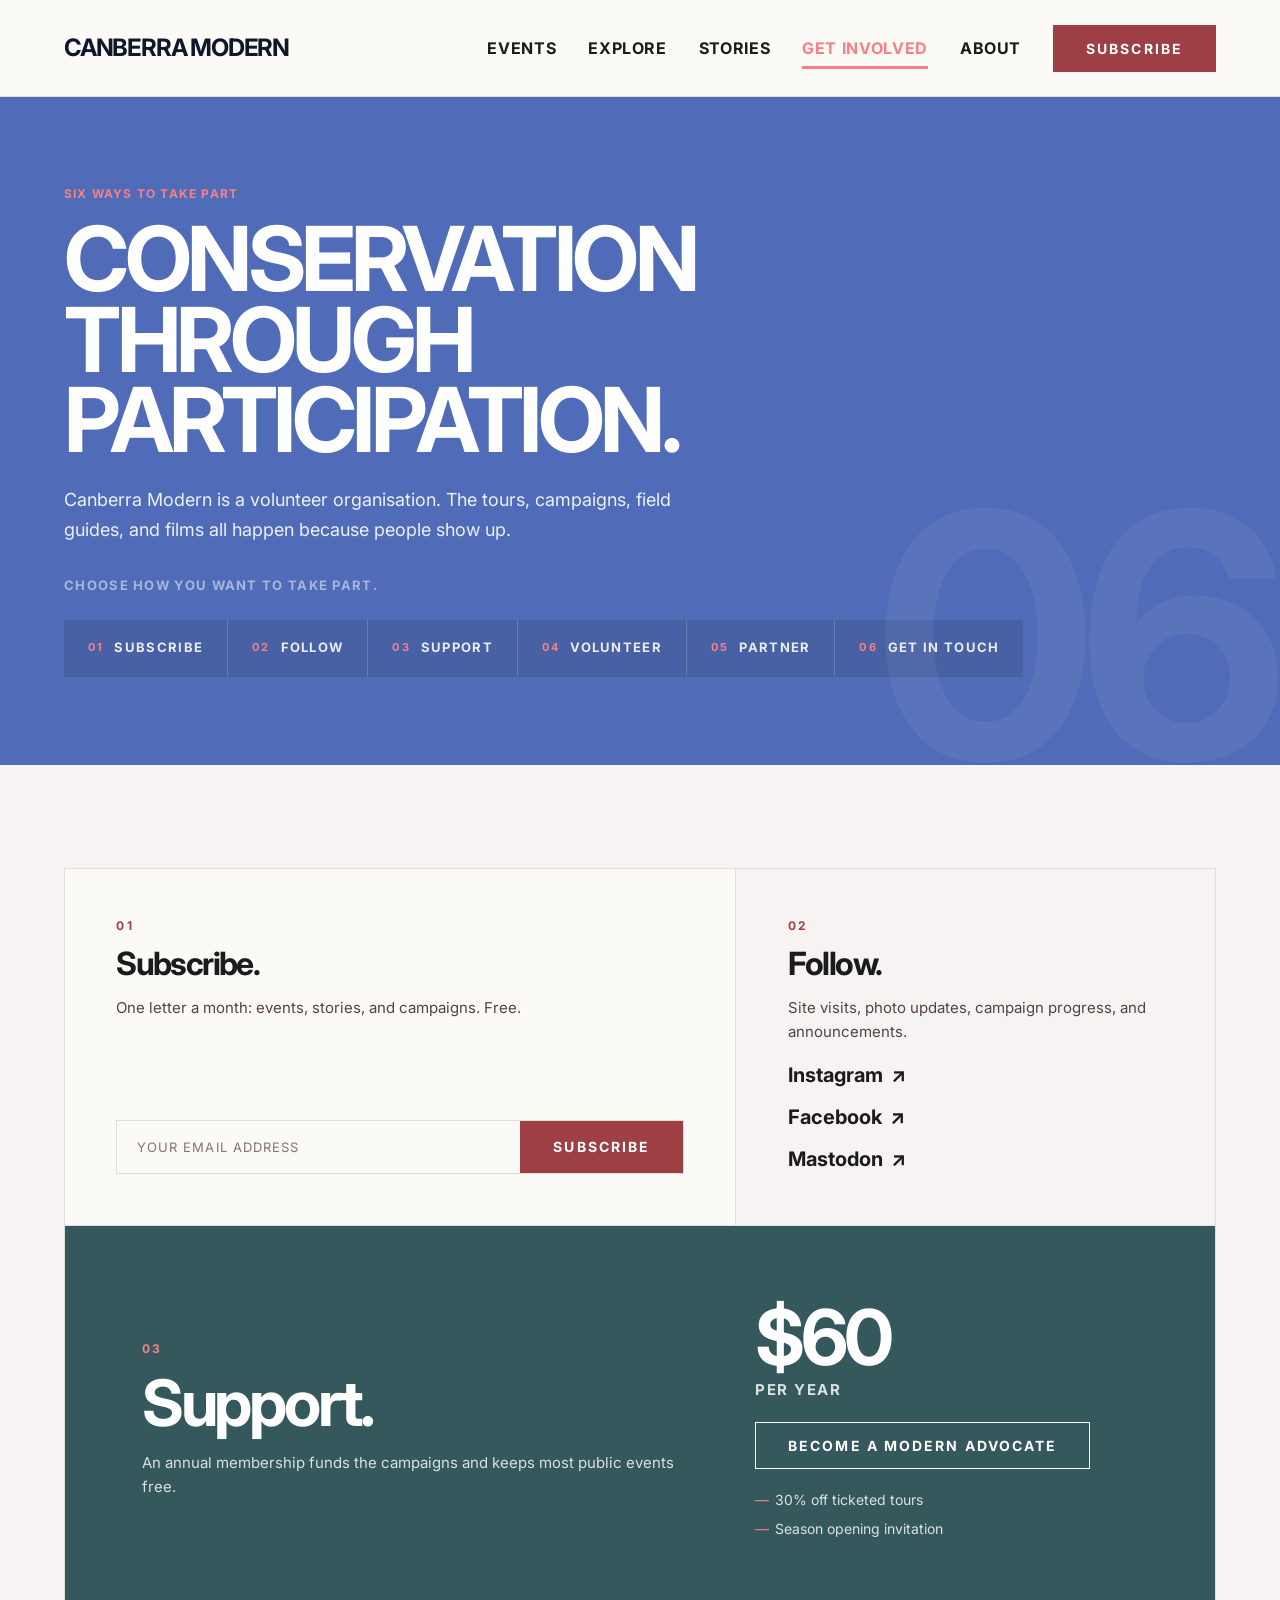
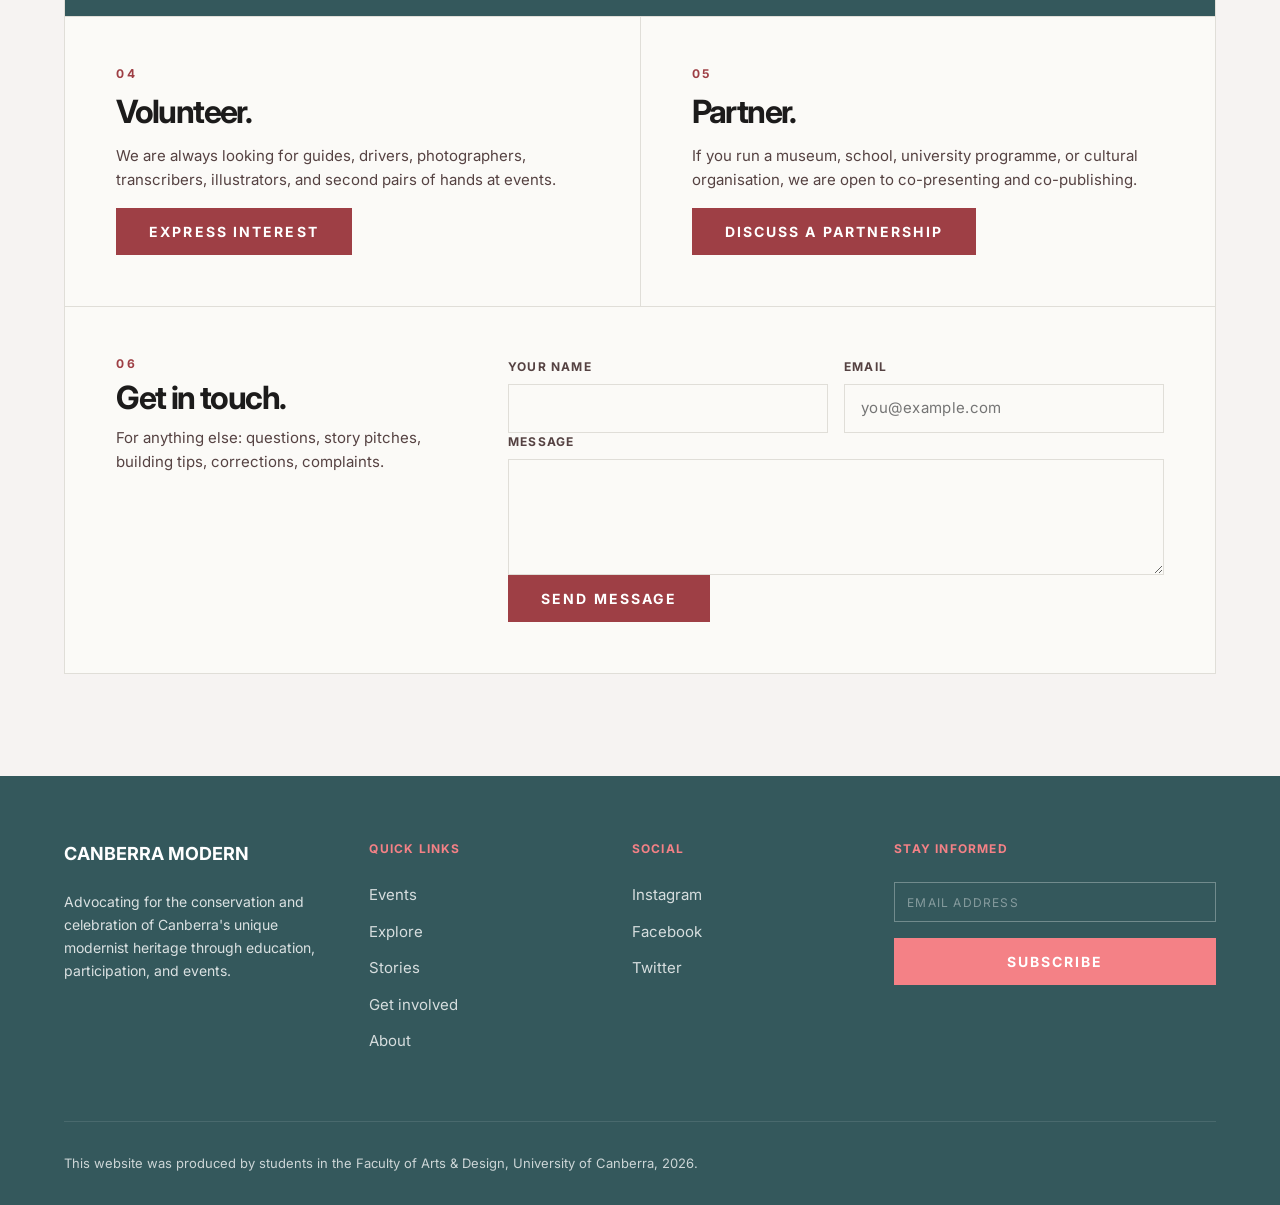
<file: get-involved.html>
﻿<!DOCTYPE html>
<html lang="en">
<head>
<meta charset="UTF-8" />
<meta name="viewport" content="width=device-width, initial-scale=1" />
<title>Get involved: Canberra Modern</title>
<meta name="description" content="Subscribe, follow, support, volunteer, partner. Six ways to take part in the conservation of Canberra's modernist heritage." />
<link rel="stylesheet" href="assets/css/styles.css" />
<script src="assets/js/script.js" defer></script>
</head>
<body>

<a class="skip-link" href="#content">Skip to main content</a>

<header class="site-header">
  <div class="container site-header__inner">
    <a href="index.html" class="brand" aria-label="Canberra Modern home">CANBERRA MODERN</a>
    <nav class="nav-primary" aria-label="Primary">
      <ul class="nav-primary__list">
        <li><a class="nav-primary__link" href="events.html">Events</a></li>
        <li><a class="nav-primary__link" href="explore.html">Explore</a></li>
        <li><a class="nav-primary__link" href="stories.html">Stories</a></li>
        <li><a class="nav-primary__link" href="get-involved.html" aria-current="page">Get involved</a></li>
        <li><a class="nav-primary__link" href="about.html">About</a></li>
      </ul>
      <a class="btn btn--strong" href="#subscribe">Subscribe</a>
    </nav>
    <button class="menu-button" type="button" data-menu-toggle aria-expanded="false" aria-controls="mobile-menu" aria-label="Open menu">
      <img src="assets/icons/menu-burger.svg" alt="" aria-hidden="true" />
    </button>
  </div>
</header>

<div class="mobile-menu" id="mobile-menu" data-menu aria-hidden="true">
  <div class="mobile-menu__top">
    <span class="brand">CANBERRA MODERN</span>
    <button class="mobile-menu__close" type="button" data-menu-close aria-label="Close menu">
      <img src="assets/icons/menu-close.svg" alt="" aria-hidden="true" />
    </button>
  </div>
  <ul class="mobile-menu__list">
    <li><a class="mobile-menu__link" href="events.html">Events</a></li>
    <li><a class="mobile-menu__link" href="explore.html">Explore</a></li>
    <li><a class="mobile-menu__link" href="stories.html">Stories</a></li>
    <li><a class="mobile-menu__link" href="get-involved.html" aria-current="page">Get involved</a></li>
    <li><a class="mobile-menu__link" href="about.html">About</a></li>
  </ul>
  <a class="btn btn--strong mobile-menu__cta" href="#subscribe">Subscribe</a>
</div>

<main id="content" tabindex="-1">

<section class="involve-hero">
  <div class="container">
    <p class="eyebrow eyebrow--on-dark">Six ways to take part</p>
    <h1 class="involve-hero__title">CONSERVATION<br>THROUGH<br>PARTICIPATION.</h1>
    <p class="involve-hero__desc">Canberra Modern is a volunteer organisation. The tours, campaigns, field guides, and films all happen because people show up.</p>
    <p class="involve-hero__prompt">Choose how you want to take part.</p>
    <nav class="involve-nav" aria-label="Jump to section">
      <a class="involve-nav__item" href="#subscribe"><span aria-hidden="true">01</span> Subscribe</a>
      <a class="involve-nav__item" href="#follow"><span aria-hidden="true">02</span> Follow</a>
      <a class="involve-nav__item" href="#support"><span aria-hidden="true">03</span> Support</a>
      <a class="involve-nav__item" href="#volunteer"><span aria-hidden="true">04</span> Volunteer</a>
      <a class="involve-nav__item" href="#partner"><span aria-hidden="true">05</span> Partner</a>
      <a class="involve-nav__item" href="#contact"><span aria-hidden="true">06</span> Get in touch</a>
    </nav>
  </div>
</section>

<!-- Newspaper bento grid: gap:1px + background:border-default creates ruled dividers without extra wrapper markup. -->
<section class="section section--band" aria-label="Ways to get involved">
  <div class="container">
    <div class="involve-layout">

      <article class="involve-block involve-block--subscribe" id="subscribe">
        <span class="involve-block__num" aria-hidden="true">01</span>
        <h2 class="involve-block__heading">Subscribe.</h2>
        <p class="involve-block__desc">One letter a month: events, stories, and campaigns. Free.</p>
        <form class="involve-form" data-subscribe-form novalidate>
          <label class="sr-only" for="involve-email">Email address</label>
          <div class="involve-form__row">
            <input id="involve-email" type="email" required placeholder="YOUR EMAIL ADDRESS" />
            <button class="btn btn--strong" type="submit">Subscribe</button>
          </div>
          <p class="form-feedback" data-form-feedback role="status" aria-live="polite"></p>
        </form>
      </article>

      <article class="involve-block involve-block--follow" id="follow">
        <span class="involve-block__num" aria-hidden="true">02</span>
        <h2 class="involve-block__heading">Follow.</h2>
        <p class="involve-block__desc">Site visits, photo updates, campaign progress, and announcements.</p>
        <ul class="follow-list">
          <li><a href="#follow" aria-label="Canberra Modern on Instagram (link coming soon)">Instagram <span class="arrow" aria-hidden="true"></span></a></li>
          <li><a href="#follow" aria-label="Canberra Modern on Facebook (link coming soon)">Facebook <span class="arrow" aria-hidden="true"></span></a></li>
          <li><a href="#follow" aria-label="Canberra Modern on Mastodon (link coming soon)">Mastodon <span class="arrow" aria-hidden="true"></span></a></li>
        </ul>
      </article>

      <article class="involve-block involve-block--support" id="support">
        <div class="involve-support__body">
          <span class="involve-block__num" aria-hidden="true">03</span>
          <h2 class="involve-block__heading">Support.</h2>
          <p class="involve-block__desc">An annual membership funds the campaigns and keeps most public events free.</p>
        </div>
        <div class="involve-support__cta">
          <p class="involve-support__price"><span class="involve-support__amount">$60</span> per year</p>
          <a class="btn btn--on-dark" href="#support" aria-label="Become a Modern Advocate — membership link coming soon">Become a Modern Advocate</a>
          <ul class="involve-support__perks">
            <li>30% off ticketed tours</li>
            <li>Season opening invitation</li>
          </ul>
        </div>
      </article>

      <article class="involve-block involve-block--half" id="volunteer">
        <span class="involve-block__num" aria-hidden="true">04</span>
        <h2 class="involve-block__heading">Volunteer.</h2>
        <p class="involve-block__desc">We are always looking for guides, drivers, photographers, transcribers, illustrators, and second pairs of hands at events.</p>
        <a class="btn btn--strong involve-block__btn" href="#contact">Express interest</a>
      </article>

      <article class="involve-block involve-block--half" id="partner">
        <span class="involve-block__num" aria-hidden="true">05</span>
        <h2 class="involve-block__heading">Partner.</h2>
        <p class="involve-block__desc">If you run a museum, school, university programme, or cultural organisation, we are open to co-presenting and co-publishing.</p>
        <a class="btn btn--strong involve-block__btn" href="#contact">Discuss a partnership</a>
      </article>

      <article class="involve-block involve-block--contact" id="contact">
        <div class="involve-contact__intro">
          <span class="involve-block__num" aria-hidden="true">06</span>
          <h2 class="involve-block__heading">Get in touch.</h2>
          <p class="involve-block__desc">For anything else: questions, story pitches, building tips, corrections, complaints.</p>
        </div>
        <form class="involve-form involve-form--contact" data-contact-form novalidate>
          <div class="involve-contact__fields">
            <label class="field" for="contact-name">
              <span class="field__label">Your name</span>
              <input id="contact-name" type="text" required autocomplete="name" />
            </label>
            <label class="field" for="contact-email">
              <span class="field__label">Email</span>
              <input id="contact-email" type="email" required placeholder="you@example.com" autocomplete="email" />
            </label>
          </div>
          <label class="field" for="contact-message">
            <span class="field__label">Message</span>
            <textarea id="contact-message" rows="4" required></textarea>
          </label>
          <div class="involve-contact__actions">
            <button class="btn btn--strong" type="submit">Send message</button>
            <p class="form-feedback" data-form-feedback role="status" aria-live="polite"></p>
          </div>
        </form>
      </article>

    </div>
  </div>
</section>

</main>

<footer class="site-footer">
  <div class="container">
    <div class="site-footer__grid">
      <div>
        <p class="site-footer__brand">CANBERRA MODERN</p>
        <p class="site-footer__tagline">Advocating for the conservation and celebration of Canberra's unique modernist heritage through education, participation, and events.</p>
      </div>
      <div>
        <p class="site-footer__heading">Quick Links</p>
        <ul class="site-footer__links">
          <li><a href="events.html">Events</a></li>
          <li><a href="explore.html">Explore</a></li>
          <li><a href="stories.html">Stories</a></li>
          <li><a href="get-involved.html">Get involved</a></li>
          <li><a href="about.html">About</a></li>
        </ul>
      </div>
      <div>
        <p class="site-footer__heading">Social</p>
        <ul class="site-footer__links">
          <li><a href="#" aria-label="Canberra Modern on Instagram (coming soon)">Instagram</a></li>
          <li><a href="#" aria-label="Canberra Modern on Facebook (coming soon)">Facebook</a></li>
          <li><a href="#" aria-label="Canberra Modern on Twitter (coming soon)">Twitter</a></li>
        </ul>
      </div>
      <div>
        <p class="site-footer__heading">Stay Informed</p>
        <form class="site-footer__form" data-subscribe-form novalidate>
          <label class="sr-only" for="footer-email">Email address</label>
          <input id="footer-email" type="email" required placeholder="EMAIL ADDRESS" />
          <button class="btn btn--primary" type="submit">Subscribe</button>
          <p class="form-feedback" data-form-feedback role="status" aria-live="polite"></p>
        </form>
      </div>
    </div>
    <div class="site-footer__bottom">
      This website was produced by students in the Faculty of Arts &amp; Design, University of Canberra, 2026.
    </div>
  </div>
</footer>
</body>
</html>
</file>
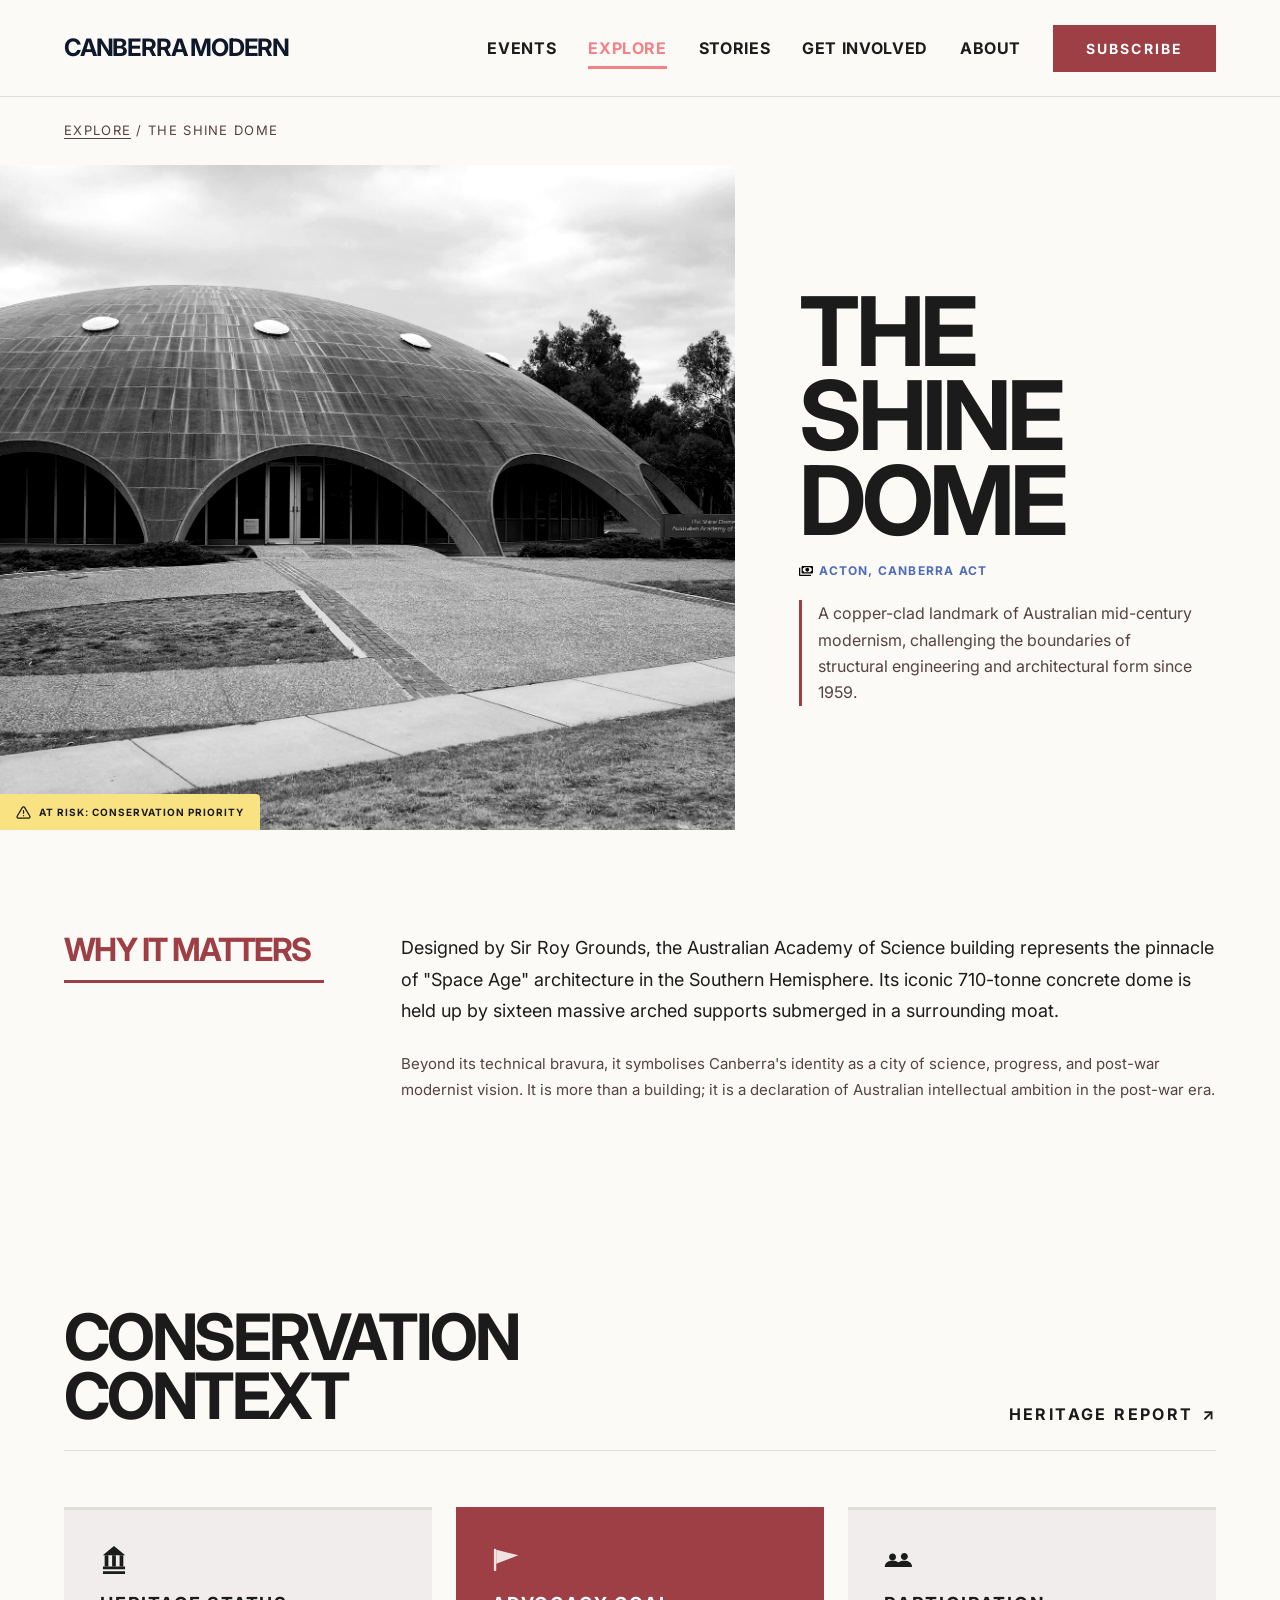
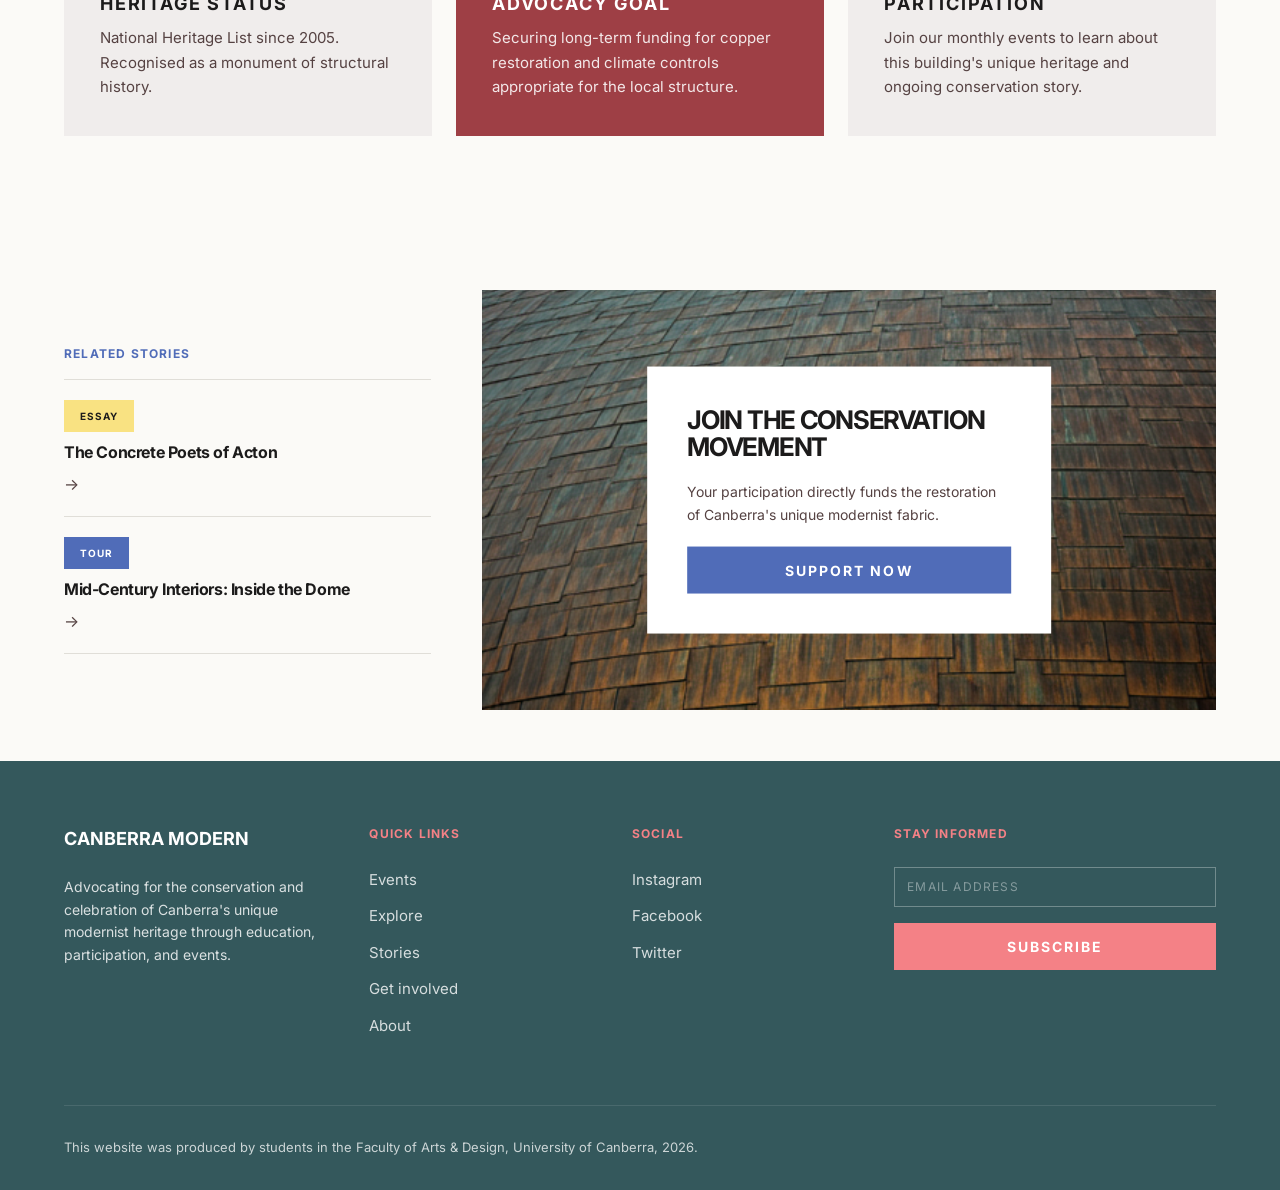
<file: place-detail.html>
﻿<!DOCTYPE html>
<html lang="en">
<head>
<meta charset="UTF-8" />
<meta name="viewport" content="width=device-width, initial-scale=1" />
<title>The Shine Dome: Canberra Modern</title>
<meta name="description" content="The Shine Dome, Acton. Why it matters, what's at risk, and how to support its conservation." />
<link rel="stylesheet" href="assets/css/styles.css" />
<script src="assets/js/script.js" defer></script>
</head>
<body>

<a class="skip-link" href="#content">Skip to main content</a>

<header class="site-header">
  <div class="container site-header__inner">
    <a href="index.html" class="brand" aria-label="Canberra Modern home">CANBERRA MODERN</a>
    <nav class="nav-primary" aria-label="Primary">
      <ul class="nav-primary__list">
        <li><a class="nav-primary__link" href="events.html">Events</a></li>
        <li><a class="nav-primary__link" href="explore.html" aria-current="page">Explore</a></li>
        <li><a class="nav-primary__link" href="stories.html">Stories</a></li>
        <li><a class="nav-primary__link" href="get-involved.html">Get involved</a></li>
        <li><a class="nav-primary__link" href="about.html">About</a></li>
      </ul>
      <a class="btn btn--strong" href="get-involved.html#subscribe">Subscribe</a>
    </nav>
    <button class="menu-button" type="button" data-menu-toggle aria-expanded="false" aria-controls="mobile-menu" aria-label="Open menu">
      <img src="assets/icons/menu-burger.svg" alt="" aria-hidden="true" />
    </button>
  </div>
</header>

<div class="mobile-menu" id="mobile-menu" data-menu aria-hidden="true">
  <div class="mobile-menu__top">
    <span class="brand">CANBERRA MODERN</span>
    <button class="mobile-menu__close" type="button" data-menu-close aria-label="Close menu">
      <img src="assets/icons/menu-close.svg" alt="" aria-hidden="true" />
    </button>
  </div>
  <ul class="mobile-menu__list">
    <li><a class="mobile-menu__link" href="events.html">Events</a></li>
    <li><a class="mobile-menu__link" href="explore.html" aria-current="page">Explore</a></li>
    <li><a class="mobile-menu__link" href="stories.html">Stories</a></li>
    <li><a class="mobile-menu__link" href="get-involved.html">Get involved</a></li>
    <li><a class="mobile-menu__link" href="about.html">About</a></li>
  </ul>
  <a class="btn btn--strong mobile-menu__cta" href="get-involved.html#subscribe">Subscribe</a>
</div>

<main id="content" tabindex="-1">

<nav class="container breadcrumb" aria-label="Breadcrumb">
  <a href="explore.html">Explore</a> <span aria-hidden="true">/</span> <span aria-current="page">The Shine Dome</span>
</nav>

<section class="place-hero-split" aria-label="The Shine Dome">
  <div class="place-hero-split__media">
    <img src="assets/images/story-shine-dome.png" alt="The Shine Dome at Acton, its copper-clad dome rising on sixteen concrete arches against an open Canberra sky." />
    <span class="tag tag--spotlight place-hero-split__at-risk">
      <svg width="15" height="15" viewBox="0 0 24 24" fill="none" stroke="currentColor" stroke-width="2" stroke-linecap="round" stroke-linejoin="round" aria-hidden="true"><path d="M10.29 3.86L1.82 18a2 2 0 001.71 3h16.94a2 2 0 001.71-3L13.71 3.86a2 2 0 00-3.42 0z"/><line x1="12" y1="9" x2="12" y2="13"/><line x1="12" y1="17" x2="12.01" y2="17"/></svg>
      AT RISK: CONSERVATION PRIORITY
    </span>
  </div>
  <div class="place-hero-split__content">
    <h1 class="place-hero-split__title">THE
SHINE
DOME</h1>
    <p class="place-hero-split__location">
      <img src="assets/icons/location-pin.svg" alt="" aria-hidden="true" class="place-hero-split__pin" />
      Acton, Canberra ACT
    </p>
    <p class="place-hero-split__desc">A copper-clad landmark of Australian mid-century modernism, challenging the boundaries of structural engineering and architectural form since 1959.</p>
  </div>
</section>

<section class="section" aria-labelledby="why-heading">
  <div class="container place-why__grid">
    <div>
      <h2 id="why-heading" class="place-why__heading">Why It Matters</h2>
    </div>
    <div class="place-why__body">
      <p class="place-why__lead">Designed by Sir Roy Grounds, the Australian Academy of Science building represents the pinnacle of "Space Age" architecture in the Southern Hemisphere. Its iconic 710-tonne concrete dome is held up by sixteen massive arched supports submerged in a surrounding moat.</p>
      <p>Beyond its technical bravura, it symbolises Canberra's identity as a city of science, progress, and post-war modernist vision. It is more than a building; it is a declaration of Australian intellectual ambition in the post-war era.</p>
    </div>
  </div>
</section>

<section class="section" aria-labelledby="conservation-heading">
  <div class="container">
    <header class="place-conservation__head">
      <h2 id="conservation-heading" class="place-conservation__title">Conservation
Context</h2>
      <a class="link-arrow link-arrow--ink" href="#">Heritage Report <span class="arrow" aria-hidden="true"></span></a>
    </header>
    <div class="context-grid">
      <article class="context-card">
        <div class="context-card__icon" aria-hidden="true">
          <img src="assets/icons/Hertitage.svg" alt="" />
        </div>
        <h3 class="context-card__title">Heritage Status</h3>
        <p>National Heritage List since 2005. Recognised as a monument of structural history.</p>
      </article>
      <article class="context-card context-card--featured">
        <div class="context-card__icon" aria-hidden="true">
          <img src="assets/icons/Flag.svg" alt="" />
        </div>
        <h3 class="context-card__title">Advocacy Goal</h3>
        <p>Securing long-term funding for copper restoration and climate controls appropriate for the local structure.</p>
      </article>
      <article class="context-card">
        <div class="context-card__icon" aria-hidden="true">
          <img src="assets/icons/people.svg" alt="" />
        </div>
        <h3 class="context-card__title">Participation</h3>
        <p>Join our monthly events to learn about this building's unique heritage and ongoing conservation story.</p>
      </article>
    </div>
  </div>
</section>

<section class="section section--snug" aria-label="Related stories and membership">
  <div class="container place-bottom__grid">
    <div class="place-related">
      <p class="eyebrow place-related__eyebrow">Related Stories</p>
      <ul class="related-story-list">
        <li class="related-story-item">
          <span class="tag tag--atrisk">Essay</span>
          <a class="related-story-item__link" href="stories.html">The Concrete Poets of Acton</a>
          <span class="related-story-item__arrow" aria-hidden="true"></span>
        </li>
        <li class="related-story-item">
          <span class="tag tag--tour">Tour</span>
          <a class="related-story-item__link" href="stories.html">Mid-Century Interiors: Inside the Dome</a>
          <span class="related-story-item__arrow" aria-hidden="true"></span>
        </li>
      </ul>
    </div>
    <div class="place-cta-image">
      <img src="assets/images/place-secondary.png" alt="Copper tile cladding of the Shine Dome, photographed close up." />
      <div class="place-cta-image__card">
        <h2 class="place-cta-image__title">Join the Conservation Movement</h2>
        <p>Your participation directly funds the restoration of Canberra's unique modernist fabric.</p>
        <a class="btn btn--blue btn--full" href="get-involved.html#support">Support Now</a>
      </div>
    </div>
  </div>
</section>

</main>

<footer class="site-footer">
  <div class="container">
    <div class="site-footer__grid">
      <div>
        <p class="site-footer__brand">CANBERRA MODERN</p>
        <p class="site-footer__tagline">Advocating for the conservation and celebration of Canberra's unique modernist heritage through education, participation, and events.</p>
      </div>
      <div>
        <p class="site-footer__heading">Quick Links</p>
        <ul class="site-footer__links">
          <li><a href="events.html">Events</a></li>
          <li><a href="explore.html">Explore</a></li>
          <li><a href="stories.html">Stories</a></li>
          <li><a href="get-involved.html">Get involved</a></li>
          <li><a href="about.html">About</a></li>
        </ul>
      </div>
      <div>
        <p class="site-footer__heading">Social</p>
        <ul class="site-footer__links">
          <li><a href="#" aria-label="Canberra Modern on Instagram (coming soon)">Instagram</a></li>
          <li><a href="#" aria-label="Canberra Modern on Facebook (coming soon)">Facebook</a></li>
          <li><a href="#" aria-label="Canberra Modern on Twitter (coming soon)">Twitter</a></li>
        </ul>
      </div>
      <div>
        <p class="site-footer__heading">Stay Informed</p>
        <form class="site-footer__form" data-subscribe-form novalidate>
          <label class="sr-only" for="footer-email">Email address</label>
          <input id="footer-email" type="email" required placeholder="EMAIL ADDRESS" />
          <button class="btn btn--primary" type="submit">Subscribe</button>
          <p class="form-feedback" data-form-feedback role="status" aria-live="polite"></p>
        </form>
      </div>
    </div>
    <div class="site-footer__bottom">
      This website was produced by students in the Faculty of Arts &amp; Design, University of Canberra, 2026.
    </div>
  </div>
</footer>
</body>
</html>
</file>
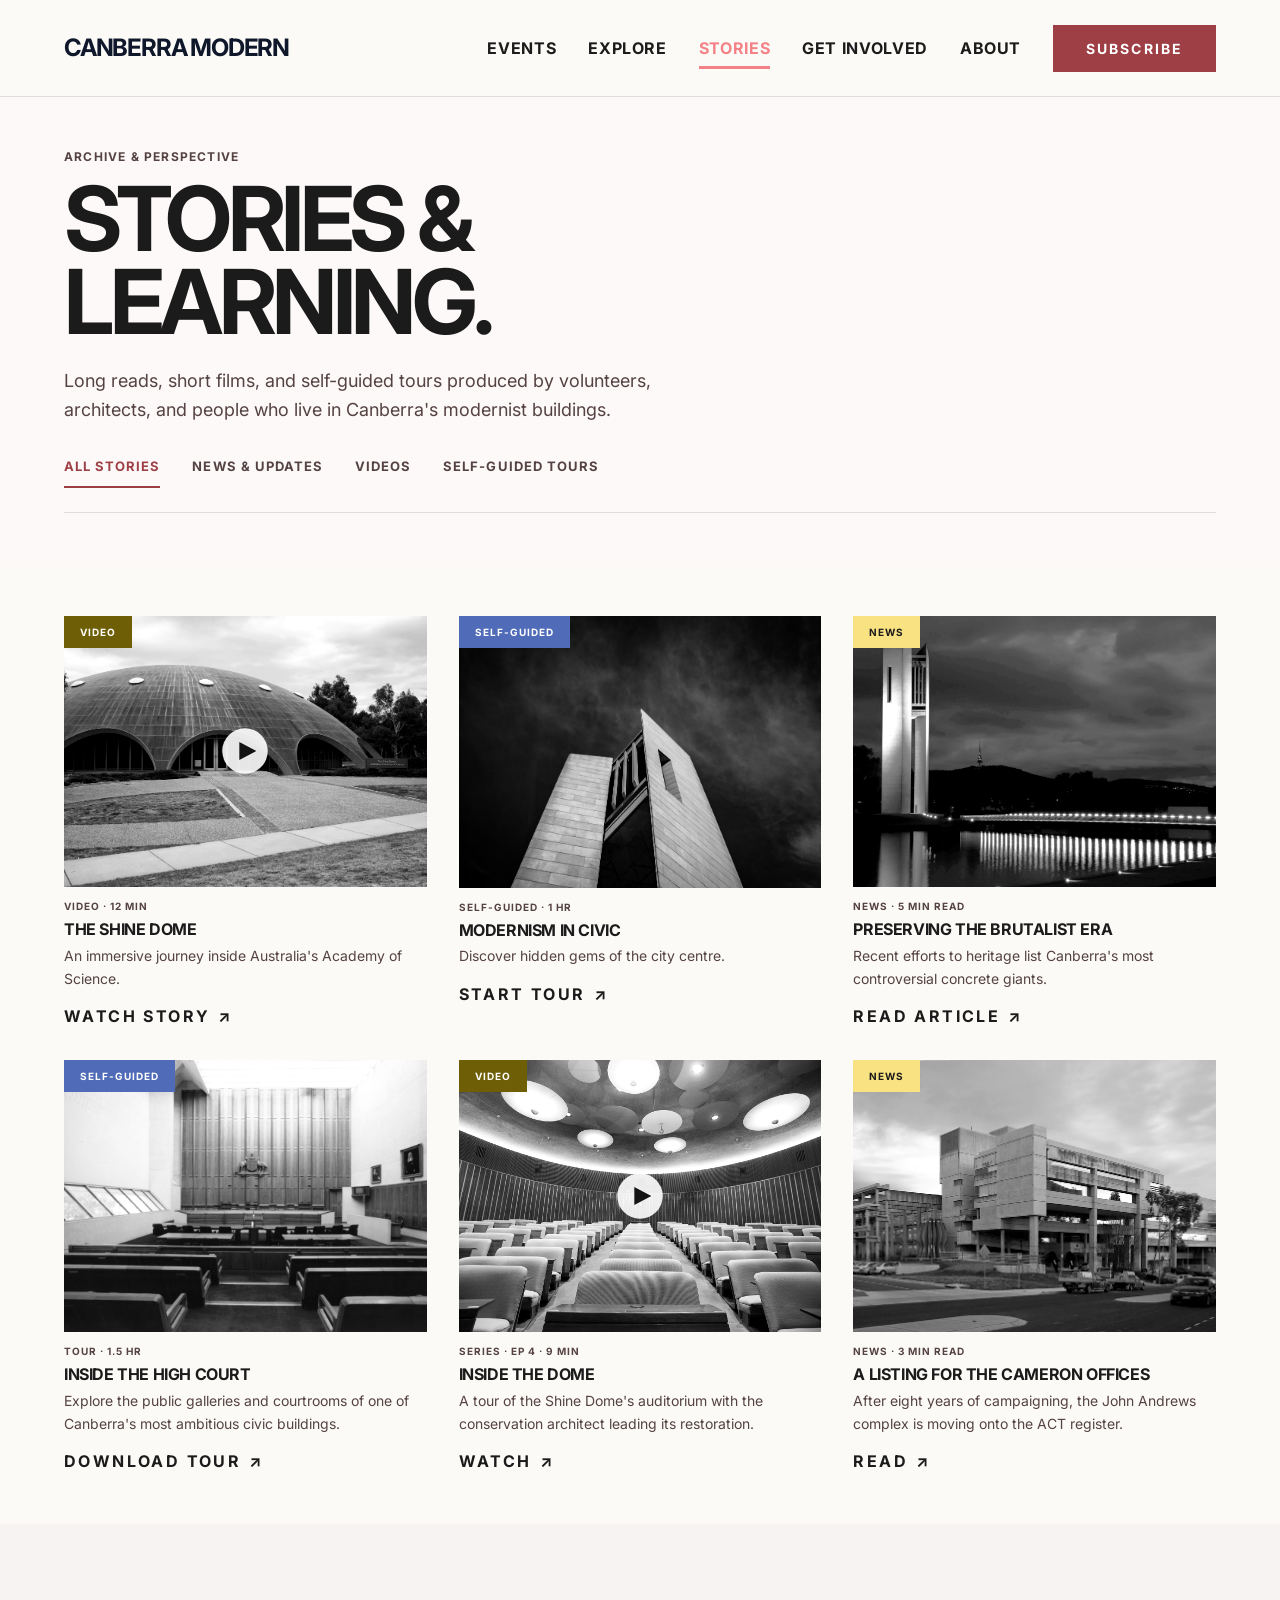
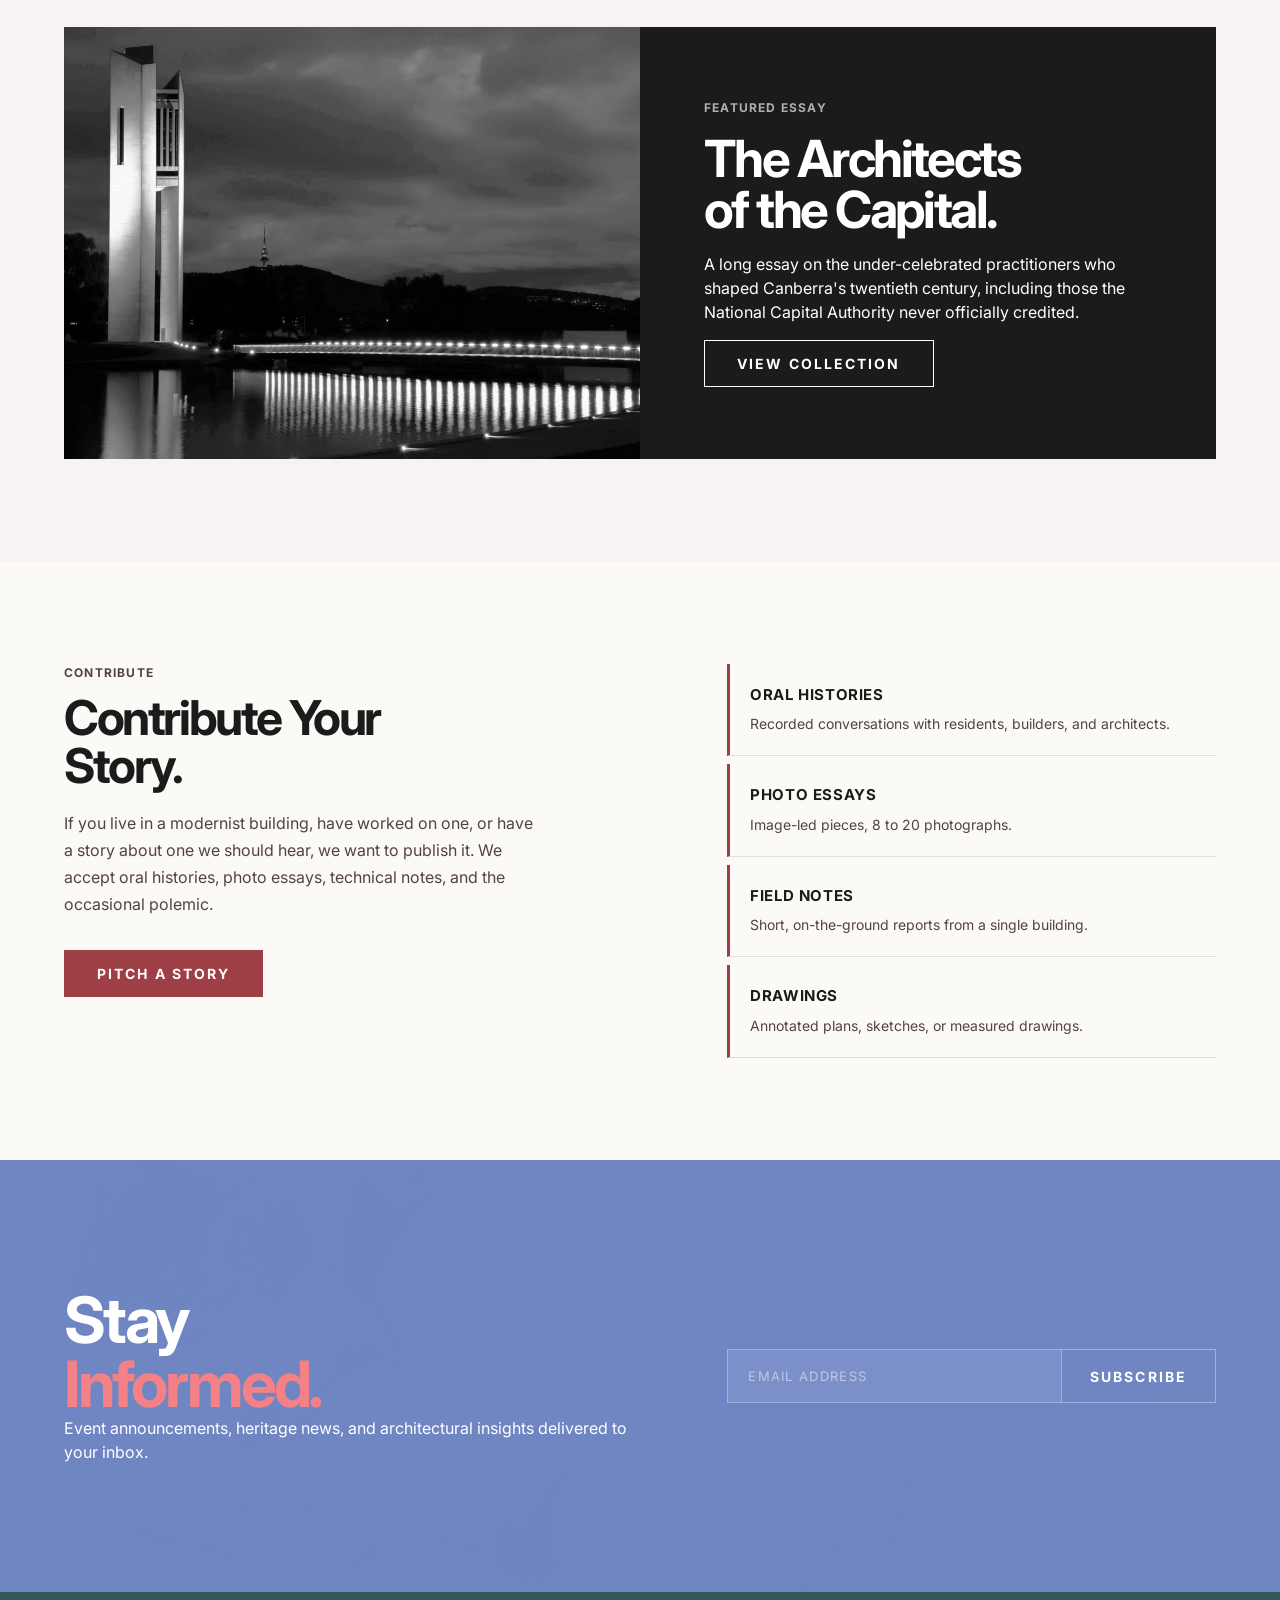
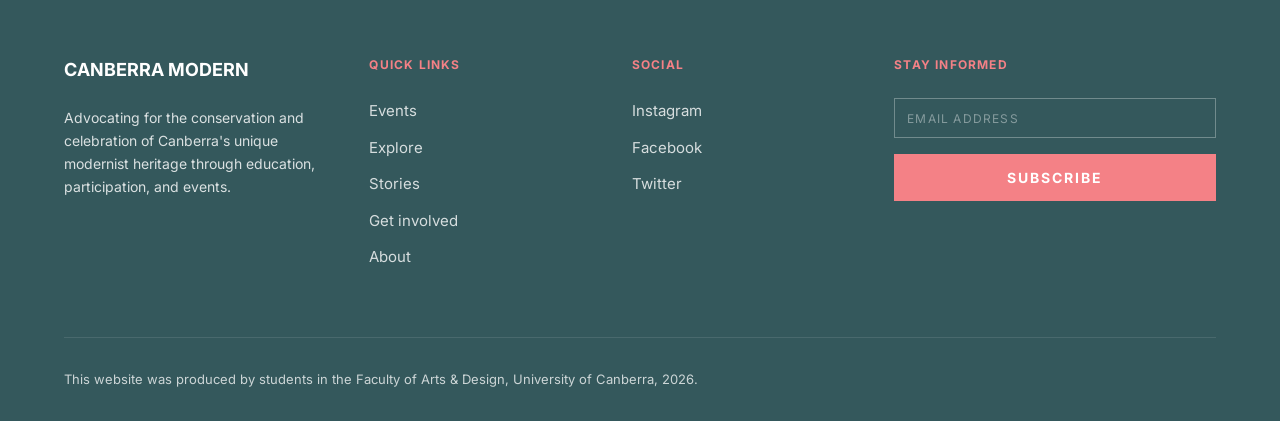
<file: stories.html>
﻿<!DOCTYPE html>
<html lang="en">
<head>
<meta charset="UTF-8" />
<meta name="viewport" content="width=device-width, initial-scale=1" />
<title>Stories &amp; Learning: Canberra Modern</title>
<meta name="description" content="Articles, films, and self-guided tours through Canberra's modernist heritage." />
<link rel="stylesheet" href="assets/css/styles.css" />
<script src="assets/js/script.js" defer></script>
</head>
<body>

<a class="skip-link" href="#content">Skip to main content</a>

<header class="site-header">
  <div class="container site-header__inner">
    <a href="index.html" class="brand" aria-label="Canberra Modern home">CANBERRA MODERN</a>
    <nav class="nav-primary" aria-label="Primary">
      <ul class="nav-primary__list">
        <li><a class="nav-primary__link" href="events.html">Events</a></li>
        <li><a class="nav-primary__link" href="explore.html">Explore</a></li>
        <li><a class="nav-primary__link" href="stories.html" aria-current="page">Stories</a></li>
        <li><a class="nav-primary__link" href="get-involved.html">Get involved</a></li>
        <li><a class="nav-primary__link" href="about.html">About</a></li>
      </ul>
      <a class="btn btn--strong" href="get-involved.html#subscribe">Subscribe</a>
    </nav>
    <button class="menu-button" type="button" data-menu-toggle aria-expanded="false" aria-controls="mobile-menu" aria-label="Open menu">
      <img src="assets/icons/menu-burger.svg" alt="" aria-hidden="true" />
    </button>
  </div>
</header>

<div class="mobile-menu" id="mobile-menu" data-menu aria-hidden="true">
  <div class="mobile-menu__top">
    <span class="brand">CANBERRA MODERN</span>
    <button class="mobile-menu__close" type="button" data-menu-close aria-label="Close menu">
      <img src="assets/icons/menu-close.svg" alt="" aria-hidden="true" />
    </button>
  </div>
  <ul class="mobile-menu__list">
    <li><a class="mobile-menu__link" href="events.html">Events</a></li>
    <li><a class="mobile-menu__link" href="explore.html">Explore</a></li>
    <li><a class="mobile-menu__link" href="stories.html" aria-current="page">Stories</a></li>
    <li><a class="mobile-menu__link" href="get-involved.html">Get involved</a></li>
    <li><a class="mobile-menu__link" href="about.html">About</a></li>
  </ul>
  <a class="btn btn--strong mobile-menu__cta" href="get-involved.html#subscribe">Subscribe</a>
</div>

<main id="content" tabindex="-1">

<section class="section section--page-tone section--snug">
  <div class="container">
    <p class="eyebrow">Archive &amp; Perspective</p>
    <h1 class="hero-stories">STORIES &amp;
LEARNING.</h1>
    <p class="hero-stories__desc">Long reads, short films, and self-guided tours produced by volunteers, architects, and people who live in Canberra's modernist buildings.</p>
    <div class="tabs" role="group" aria-label="Filter by story category" data-filter-group data-filter-target=".story-card">
      <button class="tab" type="button" data-filter="all" aria-pressed="true">All Stories</button>
      <button class="tab" type="button" data-filter="news" aria-pressed="false">News &amp; Updates</button>
      <button class="tab" type="button" data-filter="video" aria-pressed="false">Videos</button>
      <button class="tab" type="button" data-filter="tour" aria-pressed="false">Self-Guided Tours</button>
    </div>
    <hr class="stories-divider" aria-hidden="true" />
  </div>
</section>

<section class="section section--snug">
  <div class="container">
    <div class="card-grid card-grid--stories">

      <article class="card story-card" data-cat="video">
        <div class="card__media">
          <img src="assets/images/story-shine-dome.png" alt="The Shine Dome's distinctive curved arch rising above Lake Burley Griffin, a landmark of Canberra modernist architecture." />
          <div class="play-affordance__wrap" aria-hidden="true">
            <img src="assets/icons/play.svg" alt="" />
          </div>
          <span class="tag tag--video">Video</span>
        </div>
        <div class="card__body">
          <p class="card__eyebrow">VIDEO · 12 MIN</p>
          <h3 class="card__title">The Shine Dome</h3>
          <p class="card__desc">An immersive journey inside Australia's Academy of Science.</p>
          <div class="card__actions">
            <a class="link-arrow link-arrow--ink" href="stories.html">Watch Story <span class="arrow" aria-hidden="true"></span></a>
          </div>
        </div>
      </article>

      <article class="card story-card" data-cat="tour">
        <div class="card__media">
          <img src="assets/images/story-concrete-icons.png" alt="A Canberra civic modernist tower photographed from below, bold vertical concrete lines rising against a heavy sky." />
          <span class="tag tag--tour">Self-guided</span>
        </div>
        <div class="card__body">
          <p class="card__eyebrow">SELF-GUIDED · 1 HR</p>
          <h3 class="card__title">Modernism in Civic</h3>
          <p class="card__desc">Discover hidden gems of the city centre.</p>
          <div class="card__actions">
            <a class="link-arrow link-arrow--ink" href="stories.html">Start Tour <span class="arrow" aria-hidden="true"></span></a>
          </div>
        </div>
      </article>

      <article class="card story-card" data-cat="news">
        <div class="card__media">
          <img src="assets/images/hero-concrete-manifesto.png" alt="Raw board-marked concrete beams and overhangs on a Canberra brutalist building, showing the material language of the era." />
          <span class="tag tag--atrisk">News</span>
        </div>
        <div class="card__body">
          <p class="card__eyebrow">NEWS · 5 MIN READ</p>
          <h3 class="card__title">Preserving the Brutalist Era</h3>
          <p class="card__desc">Recent efforts to heritage list Canberra's most controversial concrete giants.</p>
          <div class="card__actions">
            <a class="link-arrow link-arrow--ink" href="stories.html">Read Article <span class="arrow" aria-hidden="true"></span></a>
          </div>
        </div>
      </article>

      <article class="card story-card" data-cat="tour">
        <div class="card__media">
          <img src="assets/images/event-brutalist-sketch-club.png" alt="The High Court of Australia's public gallery interior, rows of timber seating facing the bench under a dramatic coffered ceiling." />
          <span class="tag tag--tour">Self-guided</span>
        </div>
        <div class="card__body">
          <p class="card__eyebrow">TOUR · 1.5 HR</p>
          <h3 class="card__title">Inside the High Court</h3>
          <p class="card__desc">Explore the public galleries and courtrooms of one of Canberra's most ambitious civic buildings.</p>
          <div class="card__actions">
            <a class="link-arrow link-arrow--ink" href="stories.html">Download tour <span class="arrow" aria-hidden="true"></span></a>
          </div>
        </div>
      </article>

      <article class="card story-card" data-cat="video">
        <div class="card__media">
          <img src="assets/images/event-seidler-legacy.png" alt="Mid-century modernist building with white concrete fins and large strip windows in Canberra." />
          <div class="play-affordance__wrap" aria-hidden="true">
            <img src="assets/icons/play.svg" alt="" />
          </div>
          <span class="tag tag--video">Video</span>
        </div>
        <div class="card__body">
          <p class="card__eyebrow">SERIES · EP 4 · 9 MIN</p>
          <h3 class="card__title">Inside the Dome</h3>
          <p class="card__desc">A tour of the Shine Dome's auditorium with the conservation architect leading its restoration.</p>
          <div class="card__actions">
            <a class="link-arrow link-arrow--ink" href="stories.html">Watch <span class="arrow" aria-hidden="true"></span></a>
          </div>
        </div>
      </article>

      <article class="card story-card" data-cat="news">
        <div class="card__media">
          <img src="assets/images/Cameron_offices.jpg" alt="The Cameron Offices, John Andrews' sprawling brutalist complex in Belconnen, Canberra." />
          <span class="tag tag--atrisk">News</span>
        </div>
        <div class="card__body">
          <p class="card__eyebrow">NEWS · 3 MIN READ</p>
          <h3 class="card__title">A Listing for the Cameron Offices</h3>
          <p class="card__desc">After eight years of campaigning, the John Andrews complex is moving onto the ACT register.</p>
          <div class="card__actions">
            <a class="link-arrow link-arrow--ink" href="stories.html">Read <span class="arrow" aria-hidden="true"></span></a>
          </div>
        </div>
      </article>

    </div>
  </div>
</section>

<section class="section section--band" aria-labelledby="featured-essay">
  <div class="container">
    <article class="feature-essay">
      <div class="feature-essay__media">
        <img src="assets/images/hero-concrete-manifesto.png" alt="Raw board-marked concrete beams and overhangs on a Canberra brutalist building, showing the material language of the era." />
      </div>
      <div class="feature-essay__body">
        <p class="eyebrow eyebrow--on-dark">Featured Essay</p>
        <h2 id="featured-essay" class="feature-essay__title">The Architects
of the Capital.</h2>
        <p>A long essay on the under-celebrated practitioners who shaped Canberra's twentieth century, including those the National Capital Authority never officially credited.</p>
        <a class="btn btn--on-dark" href="stories.html">View Collection</a>
      </div>
    </article>
  </div>
</section>

<section class="section">
  <div class="container contribute">
    <div>
      <p class="eyebrow">Contribute</p>
      <h2 class="contribute__title">Contribute Your
Story.</h2>
      <p class="contribute__body">If you live in a modernist building, have worked on one, or have a story about one we should hear, we want to publish it. We accept oral histories, photo essays, technical notes, and the occasional polemic.</p>
      <a class="btn btn--strong" href="get-involved.html#partner">Pitch a story</a>
    </div>
    <ul class="contribute__types">
      <li class="contribute__type-item">
        <strong class="contribute__type-label">Oral histories</strong>
        <p class="contribute__type-desc">Recorded conversations with residents, builders, and architects.</p>
      </li>
      <li class="contribute__type-item">
        <strong class="contribute__type-label">Photo essays</strong>
        <p class="contribute__type-desc">Image-led pieces, 8 to 20 photographs.</p>
      </li>
      <li class="contribute__type-item">
        <strong class="contribute__type-label">Field notes</strong>
        <p class="contribute__type-desc">Short, on-the-ground reports from a single building.</p>
      </li>
      <li class="contribute__type-item">
        <strong class="contribute__type-label">Drawings</strong>
        <p class="contribute__type-desc">Annotated plans, sketches, or measured drawings.</p>
      </li>
    </ul>
  </div>
</section>

<section class="cta-band cta-band--blue" aria-labelledby="newsletter-cta">
  <div class="container">
    <div class="cta-band__inner">
      <div>
        <h2 id="newsletter-cta" class="cta-band__title">Stay
<span class="accent">Informed.</span></h2>
        <p>Event announcements, heritage news, and architectural insights delivered to your inbox.</p>
      </div>
      <form class="newsletter" data-subscribe-form novalidate>
        <label class="sr-only" for="news-email">Email address</label>
        <div class="newsletter__row">
          <input id="news-email" type="email" required placeholder="EMAIL ADDRESS" />
          <button class="btn btn--on-dark" type="submit">Subscribe</button>
        </div>
        <p class="form-feedback form-feedback--on-dark" data-form-feedback role="status" aria-live="polite"></p>
      </form>
    </div>
  </div>
</section>

</main>

<footer class="site-footer">
  <div class="container">
    <div class="site-footer__grid">
      <div>
        <p class="site-footer__brand">CANBERRA MODERN</p>
        <p class="site-footer__tagline">Advocating for the conservation and celebration of Canberra's unique modernist heritage through education, participation, and events.</p>
      </div>
      <div>
        <p class="site-footer__heading">Quick Links</p>
        <ul class="site-footer__links">
          <li><a href="events.html">Events</a></li>
          <li><a href="explore.html">Explore</a></li>
          <li><a href="stories.html">Stories</a></li>
          <li><a href="get-involved.html">Get involved</a></li>
          <li><a href="about.html">About</a></li>
        </ul>
      </div>
      <div>
        <p class="site-footer__heading">Social</p>
        <ul class="site-footer__links">
          <li><a href="#" aria-label="Canberra Modern on Instagram (coming soon)">Instagram</a></li>
          <li><a href="#" aria-label="Canberra Modern on Facebook (coming soon)">Facebook</a></li>
          <li><a href="#" aria-label="Canberra Modern on Twitter (coming soon)">Twitter</a></li>
        </ul>
      </div>
      <div>
        <p class="site-footer__heading">Stay Informed</p>
        <form class="site-footer__form" data-subscribe-form novalidate>
          <label class="sr-only" for="footer-email">Email address</label>
          <input id="footer-email" type="email" required placeholder="EMAIL ADDRESS" />
          <button class="btn btn--primary" type="submit">Subscribe</button>
          <p class="form-feedback" data-form-feedback role="status" aria-live="polite"></p>
        </form>
      </div>
    </div>
    <div class="site-footer__bottom">
      This website was produced by students in the Faculty of Arts &amp; Design, University of Canberra, 2026.
    </div>
  </div>
</footer>
</body>
</html>
</file>
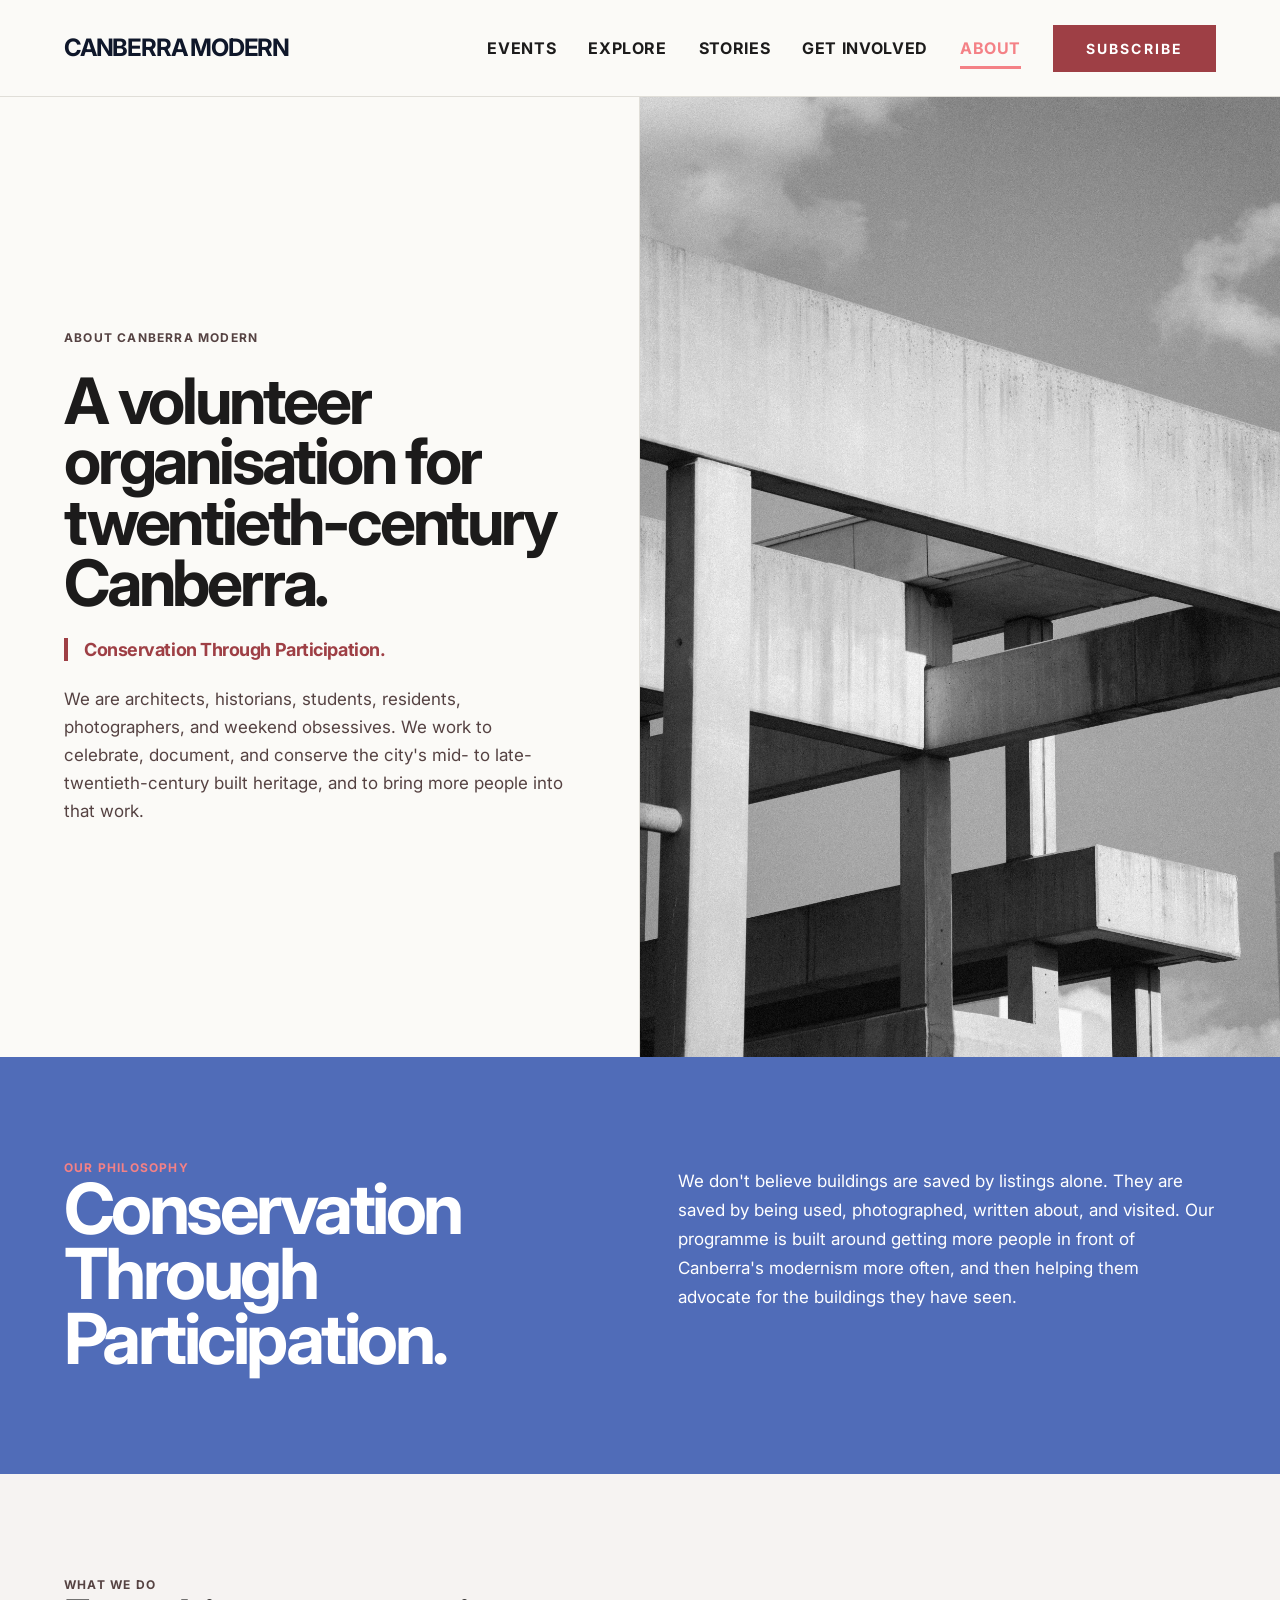
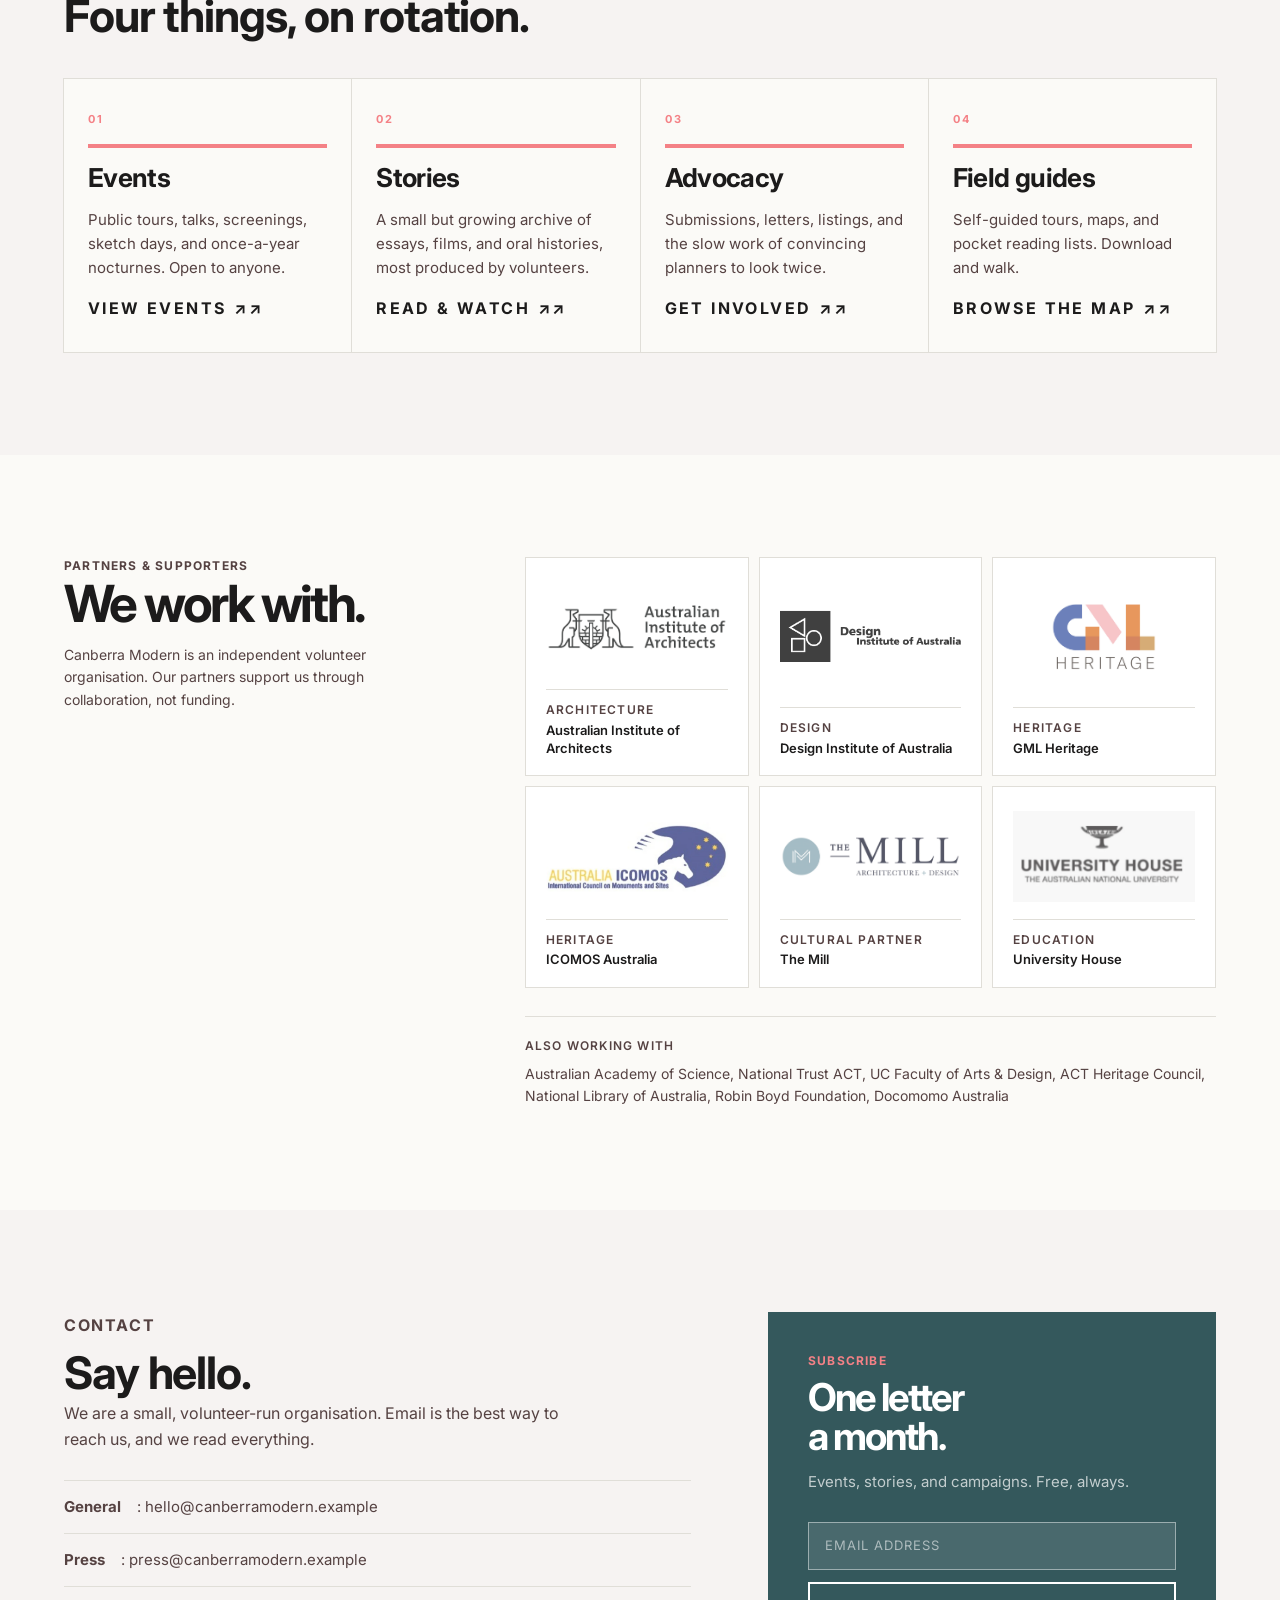
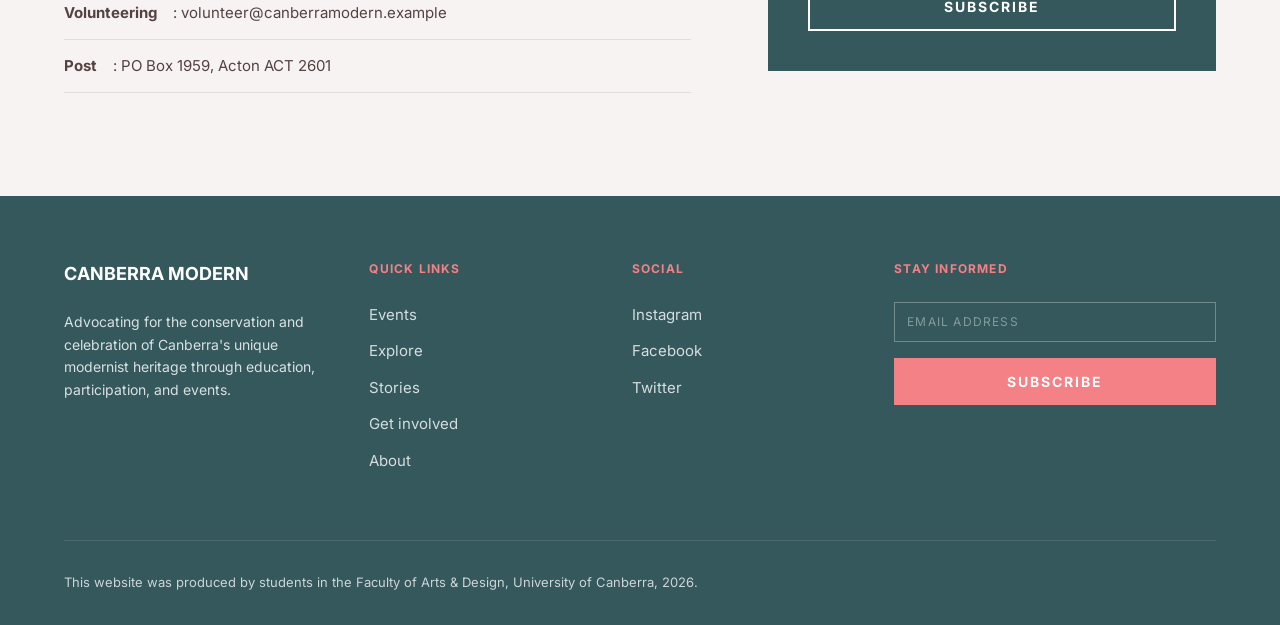
<file: HTML/about.html>
﻿<!DOCTYPE html>
<html lang="en">
<head>
<meta charset="UTF-8" />
<meta name="viewport" content="width=device-width, initial-scale=1" />
<title>About: Canberra Modern</title>
<meta name="description" content="Canberra Modern is a volunteer-based heritage and design organisation promoting Canberra's modernist places, spaces, and stories." />
<link rel="stylesheet" href="../assets/css/styles.css" />
<script src="../assets/js/script.js" defer></script>
</head>
<body>

<a class="skip-link" href="#content">Skip to main content</a>

<header class="site-header">
  <div class="container site-header__inner">
    <a href="index.html" class="brand" aria-label="Canberra Modern home">CANBERRA MODERN</a>
    <nav class="nav-primary" aria-label="Primary">
      <ul class="nav-primary__list">
        <li><a class="nav-primary__link" href="events.html">Events</a></li>
        <li><a class="nav-primary__link" href="explore.html">Explore</a></li>
        <li><a class="nav-primary__link" href="stories.html">Stories</a></li>
        <li><a class="nav-primary__link" href="get-involved.html">Get involved</a></li>
        <li><a class="nav-primary__link" href="about.html" aria-current="page">About</a></li>
      </ul>
      <a class="btn btn--strong" href="get-involved.html#subscribe">Subscribe</a>
    </nav>
    <button class="menu-button" type="button" data-menu-toggle aria-expanded="false" aria-controls="mobile-menu" aria-label="Open menu">
      <img src="../assets/icons/menu-burger.svg" alt="" aria-hidden="true" />
    </button>
  </div>
</header>

<div class="mobile-menu" id="mobile-menu" data-menu aria-hidden="true">
  <div class="mobile-menu__top">
    <span class="brand">CANBERRA MODERN</span>
    <button class="mobile-menu__close" type="button" data-menu-close aria-label="Close menu">
      <img src="../assets/icons/menu-close.svg" alt="" aria-hidden="true" />
    </button>
  </div>
  <ul class="mobile-menu__list">
    <li><a class="mobile-menu__link" href="events.html">Events</a></li>
    <li><a class="mobile-menu__link" href="explore.html">Explore</a></li>
    <li><a class="mobile-menu__link" href="stories.html">Stories</a></li>
    <li><a class="mobile-menu__link" href="get-involved.html">Get involved</a></li>
    <li><a class="mobile-menu__link" href="about.html" aria-current="page">About</a></li>
  </ul>
  <a class="btn btn--strong mobile-menu__cta" href="get-involved.html#subscribe">Subscribe</a>
</div>

<main id="content">

<section class="about-hero" aria-labelledby="about-heading">
  <div class="about-hero__content">
    <div class="about-hero__inner">
      <p class="eyebrow">About Canberra Modern</p>
      <h1 id="about-heading" class="about-hero__title">A volunteer
organisation for
twentieth-century
Canberra.</h1>
      <p class="about-hero__motto">Conservation Through Participation.</p>
      <p class="about-hero__lede">We are architects, historians, students, residents, photographers, and weekend obsessives. We work to celebrate, document, and conserve the city's mid- to late-twentieth-century built heritage, and to bring more people into that work.</p>
    </div>
  </div>
  <div class="about-hero__media" aria-hidden="true">
    <img src="../assets/images/place-shine-dome-wide.png" alt="" />
  </div>
</section>

<section class="about-motto" aria-labelledby="motto-heading">
  <div class="container">
    <div class="about-motto__inner">
      <div>
        <p class="eyebrow">Our philosophy</p>
        <h2 id="motto-heading" class="about-motto__title">Conservation
Through
Participation.</h2>
      </div>
      <p class="about-motto__body">We don't believe buildings are saved by listings alone. They are saved by being used, photographed, written about, and visited. Our programme is built around getting more people in front of Canberra's modernism more often, and then helping them advocate for the buildings they have seen.</p>
    </div>
  </div>
</section>

<!-- Four-pillar bento: gap:1px + background:border-default creates ruled dividers without extra wrapper markup. -->
<section class="section section--band" aria-labelledby="what-we-do">
  <div class="container">
    <p class="eyebrow">What we do</p>
    <h2 id="what-we-do">Four things,
on rotation.</h2>
    <div class="about-pillars">
      <article class="about-pillar">
        <span class="about-pillar__num" aria-hidden="true">01</span>
        <h3 class="about-pillar__title">Events</h3>
        <p class="about-pillar__desc">Public tours, talks, screenings, sketch days, and once-a-year nocturnes. Open to anyone.</p>
        <a class="link-arrow link-arrow--ink" href="events.html">View events <span class="arrow" aria-hidden="true">&#x2197;</span></a>
      </article>
      <article class="about-pillar">
        <span class="about-pillar__num" aria-hidden="true">02</span>
        <h3 class="about-pillar__title">Stories</h3>
        <p class="about-pillar__desc">A small but growing archive of essays, films, and oral histories, most produced by volunteers.</p>
        <a class="link-arrow link-arrow--ink" href="stories.html">Read &amp; watch <span class="arrow" aria-hidden="true">&#x2197;</span></a>
      </article>
      <article class="about-pillar">
        <span class="about-pillar__num" aria-hidden="true">03</span>
        <h3 class="about-pillar__title">Advocacy</h3>
        <p class="about-pillar__desc">Submissions, letters, listings, and the slow work of convincing planners to look twice.</p>
        <a class="link-arrow link-arrow--ink" href="get-involved.html#support">Get involved <span class="arrow" aria-hidden="true">&#x2197;</span></a>
      </article>
      <article class="about-pillar">
        <span class="about-pillar__num" aria-hidden="true">04</span>
        <h3 class="about-pillar__title">Field guides</h3>
        <p class="about-pillar__desc">Self-guided tours, maps, and pocket reading lists. Download and walk.</p>
        <a class="link-arrow link-arrow--ink" href="explore.html">Browse the map <span class="arrow" aria-hidden="true">&#x2197;</span></a>
      </article>
    </div>
  </div>
</section>

<section class="section" aria-labelledby="partners-heading">
  <div class="container">
    <div class="about-partners">
      <div class="about-partners__head">
        <p class="eyebrow">Partners &amp; supporters</p>
        <h2 id="partners-heading" class="about-partners__title">We work with.</h2>
        <p class="about-partners__note">Canberra Modern is an independent volunteer organisation. Our partners support us through collaboration, not funding.</p>
      </div>
      <div class="about-partners__logos">
        <ul class="partners-grid" role="list">
          <li class="partner-card">
            <div class="partner-card__logo-wrap">
              <img class="partner-card__img" src="../assets/images/partners/logo_aia.png" alt="Australian Institute of Architects logo" />
            </div>
            <div class="partner-card__meta">
              <span class="partner-card__category">Architecture</span>
              <span class="partner-card__name">Australian Institute of Architects</span>
            </div>
          </li>
          <li class="partner-card">
            <div class="partner-card__logo-wrap">
              <img class="partner-card__img" src="../assets/images/partners/logo_dia.png" alt="Design Institute of Australia logo" />
            </div>
            <div class="partner-card__meta">
              <span class="partner-card__category">Design</span>
              <span class="partner-card__name">Design Institute of Australia</span>
            </div>
          </li>
          <li class="partner-card">
            <div class="partner-card__logo-wrap">
              <img class="partner-card__img" src="../assets/images/partners/logo_gmlheritage.png" alt="GML Heritage logo" />
            </div>
            <div class="partner-card__meta">
              <span class="partner-card__category">Heritage</span>
              <span class="partner-card__name">GML Heritage</span>
            </div>
          </li>
          <li class="partner-card">
            <div class="partner-card__logo-wrap">
              <img class="partner-card__img" src="../assets/images/partners/logo_icomos.png" alt="ICOMOS Australia logo" />
            </div>
            <div class="partner-card__meta">
              <span class="partner-card__category">Heritage</span>
              <span class="partner-card__name">ICOMOS Australia</span>
            </div>
          </li>
          <li class="partner-card">
            <div class="partner-card__logo-wrap">
              <img class="partner-card__img" src="../assets/images/partners/logo_themill.png" alt="The Mill Canberra logo" />
            </div>
            <div class="partner-card__meta">
              <span class="partner-card__category">Cultural partner</span>
              <span class="partner-card__name">The Mill</span>
            </div>
          </li>
          <li class="partner-card">
            <div class="partner-card__logo-wrap">
              <img class="partner-card__img" src="../assets/images/partners/logo_unihouse.png" alt="University House logo" />
            </div>
            <div class="partner-card__meta">
              <span class="partner-card__category">Education</span>
              <span class="partner-card__name">University House</span>
            </div>
          </li>
        </ul>
        <div class="partners-also">
          <p class="partners-also__label">Also working with</p>
          <ul class="partners-also__list" role="list">
            <li>Australian Academy of Science</li>
            <li>National Trust ACT</li>
            <li>UC Faculty of Arts &amp; Design</li>
            <li>ACT Heritage Council</li>
            <li>National Library of Australia</li>
            <li>Robin Boyd Foundation</li>
            <li>Docomomo Australia</li>
          </ul>
        </div>
      </div>
    </div>
  </div>
</section>

<section class="section section--band" aria-labelledby="contact-heading">
  <div class="container about-contact">
    <div class="about-contact__info">
      <p class="eyebrow">Contact</p>
      <h2 id="contact-heading">Say hello.</h2>
      <p>We are a small, volunteer-run organisation. Email is the best way to reach us, and we read everything.</p>
      <ul class="contact-list">
        <li><strong>General</strong>: hello@canberramodern.example</li>
        <li><strong>Press</strong>: press@canberramodern.example</li>
        <li><strong>Volunteering</strong>: volunteer@canberramodern.example</li>
        <li><strong>Post</strong>: PO Box 1959, Acton ACT 2601</li>
      </ul>
    </div>
    <div class="about-contact__cta">
      <p class="eyebrow">Subscribe</p>
      <h3>One letter<br>a month.</h3>
      <p class="about-contact__cta-desc">Events, stories, and campaigns. Free, always.</p>
      <form class="about-contact__form" data-subscribe-form novalidate>
        <label class="sr-only" for="about-email">Email address</label>
        <input id="about-email" type="email" required placeholder="EMAIL ADDRESS" />
        <button class="btn btn--on-dark" type="submit">Subscribe</button>
        <p class="form-feedback" data-form-feedback role="status" aria-live="polite"></p>
      </form>
    </div>
  </div>
</section>

</main>

<footer class="site-footer">
  <div class="container">
    <div class="site-footer__grid">
      <div>
        <p class="site-footer__brand">CANBERRA MODERN</p>
        <p class="site-footer__tagline">Advocating for the conservation and celebration of Canberra's unique modernist heritage through education, participation, and events.</p>
      </div>
      <div>
        <p class="site-footer__heading">Quick Links</p>
        <ul class="site-footer__links">
          <li><a href="events.html">Events</a></li>
          <li><a href="explore.html">Explore</a></li>
          <li><a href="stories.html">Stories</a></li>
          <li><a href="get-involved.html">Get involved</a></li>
          <li><a href="about.html">About</a></li>
        </ul>
      </div>
      <div>
        <p class="site-footer__heading">Social</p>
        <ul class="site-footer__links">
          <li><a href="#" aria-label="Canberra Modern on Instagram (coming soon)">Instagram</a></li>
          <li><a href="#" aria-label="Canberra Modern on Facebook (coming soon)">Facebook</a></li>
          <li><a href="#" aria-label="Canberra Modern on Twitter (coming soon)">Twitter</a></li>
        </ul>
      </div>
      <div>
        <p class="site-footer__heading">Stay Informed</p>
        <form class="site-footer__form" data-subscribe-form novalidate>
          <label class="sr-only" for="footer-email">Email address</label>
          <input id="footer-email" type="email" required placeholder="EMAIL ADDRESS" />
          <button class="btn btn--primary" type="submit">Subscribe</button>
          <p class="form-feedback" data-form-feedback role="status" aria-live="polite"></p>
        </form>
      </div>
    </div>
    <div class="site-footer__bottom">
      This website was produced by students in the Faculty of Arts &amp; Design, University of Canberra, 2026.
    </div>
  </div>
</footer>
</body>
</html>
</file>
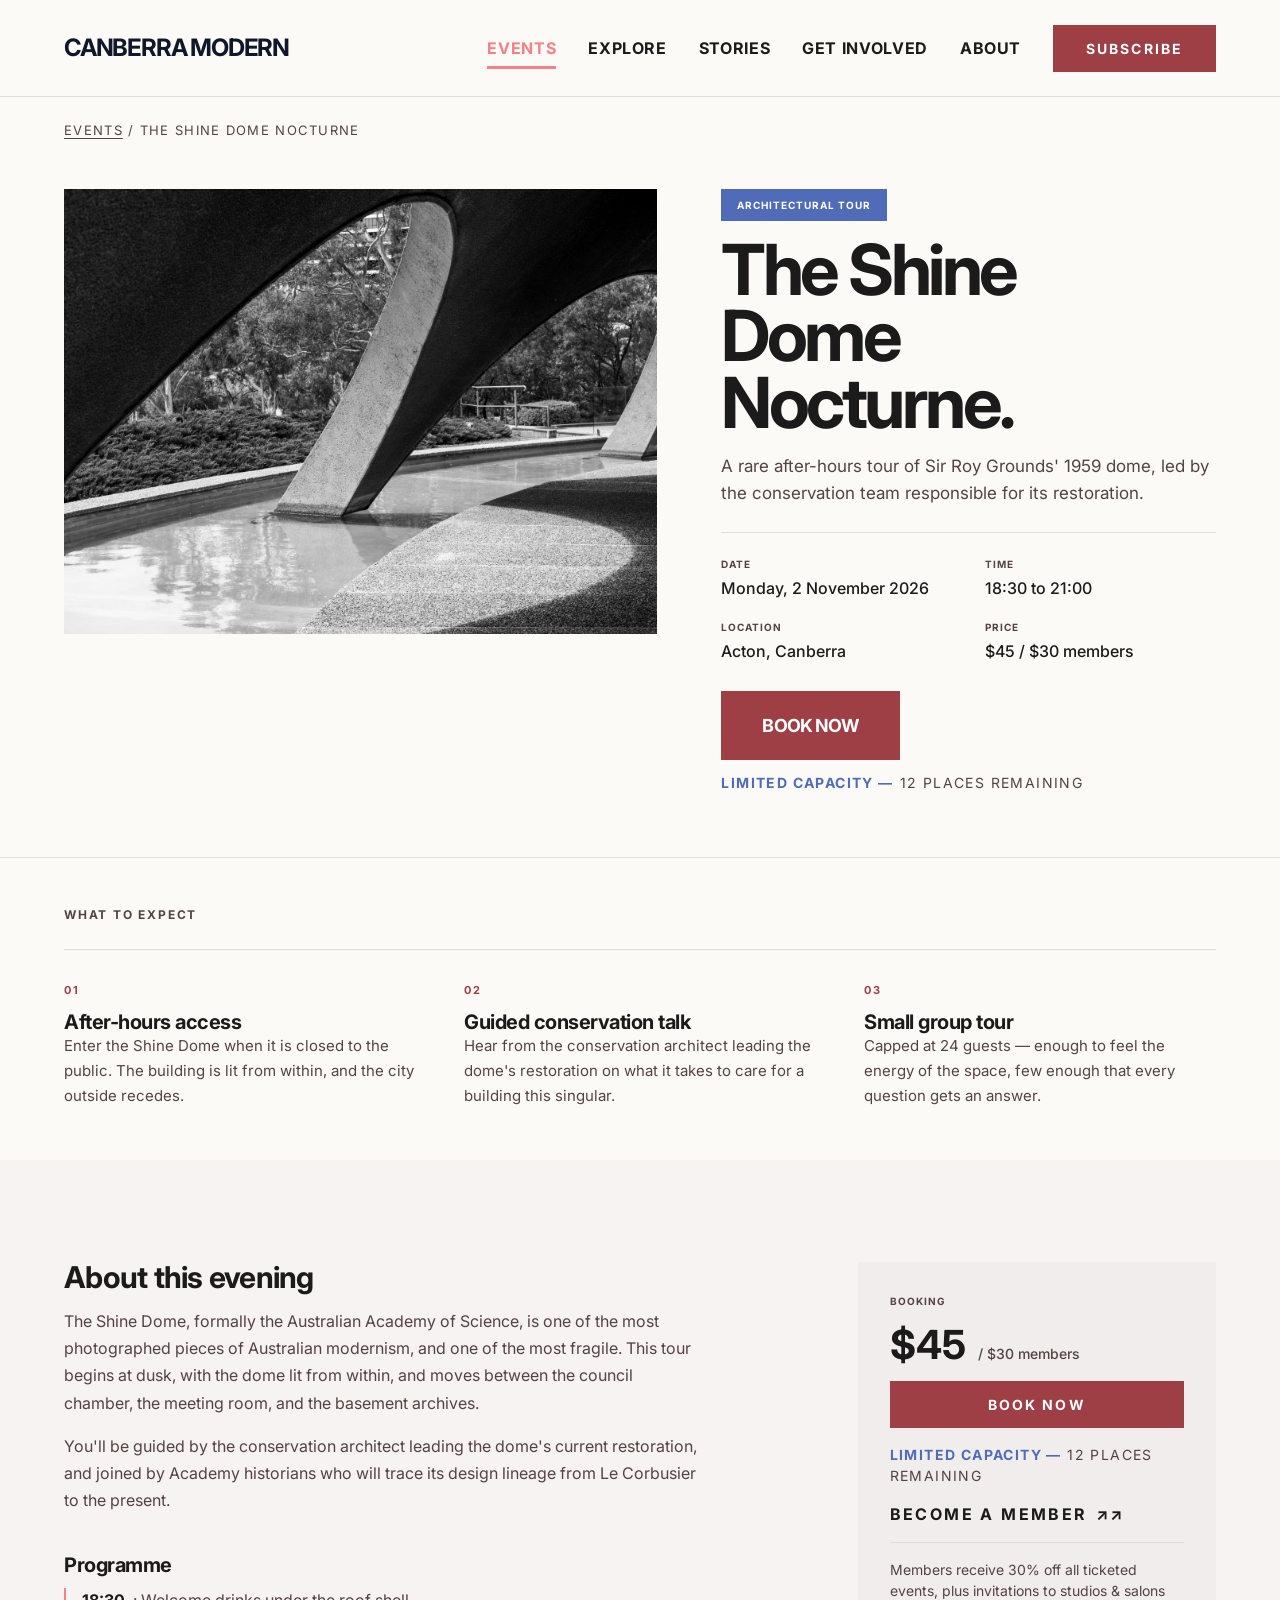
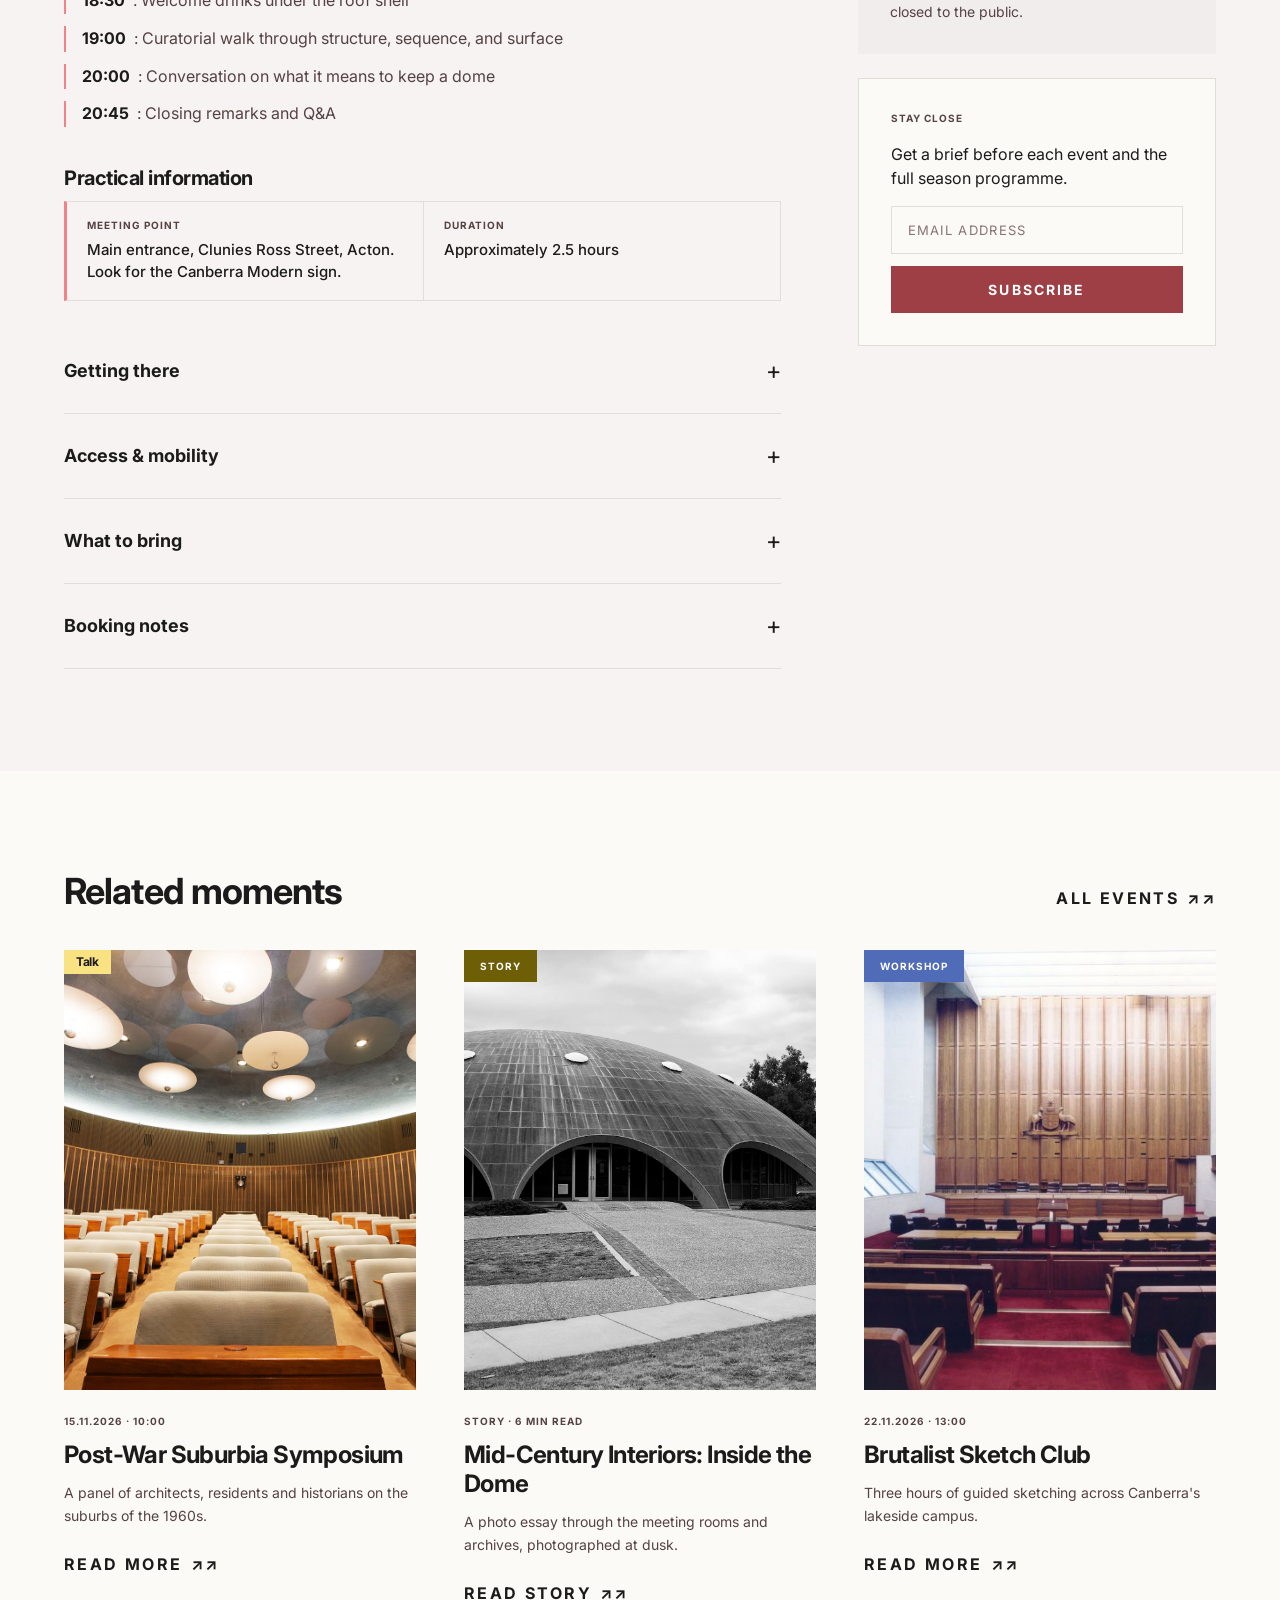
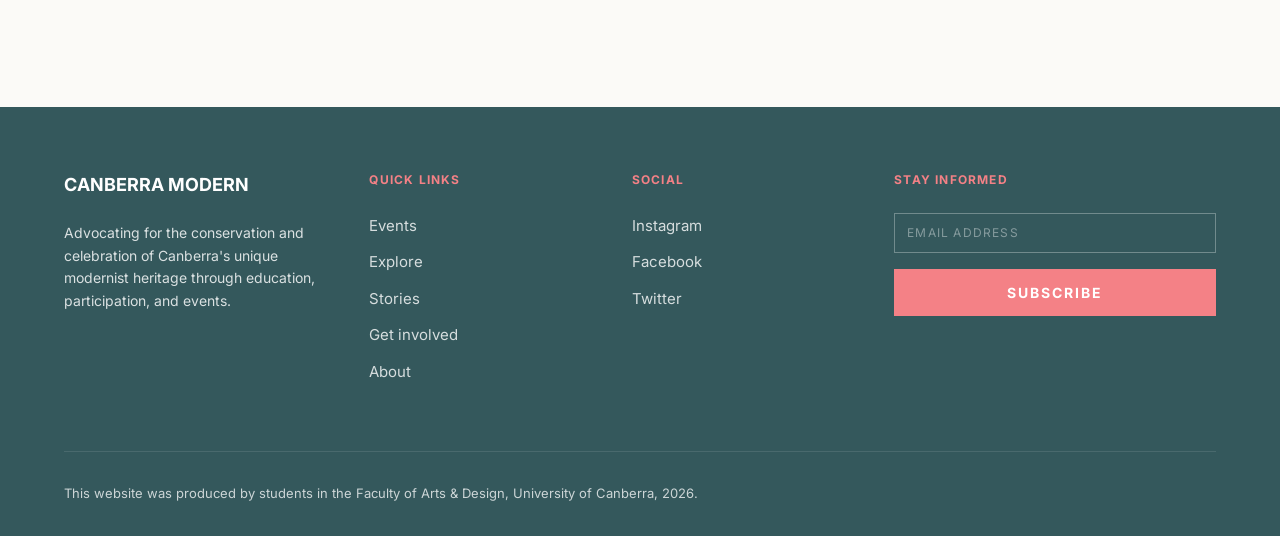
<file: HTML/event-detail.html>
<!DOCTYPE html>
<html lang="en">
<head>
<meta charset="UTF-8" />
<meta name="viewport" content="width=device-width, initial-scale=1" />
<title>The Shine Dome Nocturne: Canberra Modern</title>
<meta name="description" content="A rare evening tour of The Shine Dome, with curatorial talks by the conservation team." />
<link rel="stylesheet" href="../assets/css/styles.css" />
<script src="../assets/js/script.js" defer></script>
</head>
<body>

<a class="skip-link" href="#content">Skip to main content</a>

<header class="site-header">
  <div class="container site-header__inner">
    <a href="index.html" class="brand" aria-label="Canberra Modern home">CANBERRA MODERN</a>
    <nav class="nav-primary" aria-label="Primary">
      <ul class="nav-primary__list">
        <li><a class="nav-primary__link" href="events.html" aria-current="page">Events</a></li>
        <li><a class="nav-primary__link" href="explore.html">Explore</a></li>
        <li><a class="nav-primary__link" href="stories.html">Stories</a></li>
        <li><a class="nav-primary__link" href="get-involved.html">Get involved</a></li>
        <li><a class="nav-primary__link" href="about.html">About</a></li>
      </ul>
      <a class="btn btn--strong" href="get-involved.html#subscribe">Subscribe</a>
    </nav>
    <button class="menu-button" type="button" data-menu-toggle aria-expanded="false" aria-controls="mobile-menu" aria-label="Open menu">
      <img src="../assets/icons/menu-burger.svg" alt="" aria-hidden="true" />
    </button>
  </div>
</header>

<div class="mobile-menu" id="mobile-menu" data-menu aria-hidden="true">
  <div class="mobile-menu__top">
    <span class="brand">CANBERRA MODERN</span>
    <button class="mobile-menu__close" type="button" data-menu-close aria-label="Close menu">
      <img src="../assets/icons/menu-close.svg" alt="" aria-hidden="true" />
    </button>
  </div>
  <ul class="mobile-menu__list">
    <li><a class="mobile-menu__link" href="events.html" aria-current="page">Events</a></li>
    <li><a class="mobile-menu__link" href="explore.html">Explore</a></li>
    <li><a class="mobile-menu__link" href="stories.html">Stories</a></li>
    <li><a class="mobile-menu__link" href="get-involved.html">Get involved</a></li>
    <li><a class="mobile-menu__link" href="about.html">About</a></li>
  </ul>
  <a class="btn btn--strong mobile-menu__cta" href="get-involved.html#subscribe">Subscribe</a>
</div>

<main id="content">

<nav class="container breadcrumb" aria-label="Breadcrumb">
  <a href="events.html">Events</a> <span aria-hidden="true">/</span> <span aria-current="page">The Shine Dome Nocturne</span>
</nav>

<section class="event-hero">
  <div class="container event-hero__grid">
    <figure class="event-hero__media">
      <img src="../assets/images/event-shine-dome.png" alt="The Shine Dome's copper roof photographed at dusk, its distinctive spherical form framed against the Canberra sky." />
    </figure>
    <div class="event-hero__meta">
      <span class="tag tag--tour">Architectural Tour</span>
      <h1 class="event-hero__title">The Shine
Dome
Nocturne.</h1>
      <p class="event-hero__lede">A rare after-hours tour of Sir Roy Grounds' 1959 dome, led by the conservation team responsible for its restoration.</p>

      <dl class="event-hero__data">
        <div><dt>Date</dt><dd>Monday, 2 November 2026</dd></div>
        <div><dt>Time</dt><dd>18:30 to 21:00</dd></div>
        <div><dt>Location</dt><dd>Acton, Canberra</dd></div>
        <div><dt>Price</dt><dd>$45 / $30 members</dd></div>
      </dl>

      <div class="event-hero__actions">
        <a class="btn btn--feature" href="#book">Book Now</a>
        <p class="event-hero__seats">
          <span class="seats__label">Limited capacity —</span>
          <span aria-live="polite">12 places remaining</span>
        </p>
      </div>
    </div>
  </div>
</section>

<section class="event-expect section section--snug" aria-labelledby="expect-heading">
  <div class="container">
    <h2 id="expect-heading" class="event-expect__heading">What to expect</h2>
    <ul class="event-expect__list" role="list">
      <li class="event-expect__item">
        <span class="event-expect__num" aria-hidden="true">01</span>
        <div class="event-expect__body">
          <h3 class="event-expect__title">After-hours access</h3>
          <p class="event-expect__desc">Enter the Shine Dome when it is closed to the public. The building is lit from within, and the city outside recedes.</p>
        </div>
      </li>
      <li class="event-expect__item">
        <span class="event-expect__num" aria-hidden="true">02</span>
        <div class="event-expect__body">
          <h3 class="event-expect__title">Guided conservation talk</h3>
          <p class="event-expect__desc">Hear from the conservation architect leading the dome's restoration on what it takes to care for a building this singular.</p>
        </div>
      </li>
      <li class="event-expect__item">
        <span class="event-expect__num" aria-hidden="true">03</span>
        <div class="event-expect__body">
          <h3 class="event-expect__title">Small group tour</h3>
          <p class="event-expect__desc">Capped at 24 guests — enough to feel the energy of the space, few enough that every question gets an answer.</p>
        </div>
      </li>
    </ul>
  </div>
</section>

<section class="section section--band">
  <div class="container event-body">
    <article class="event-body__main">
      <h2>About this evening</h2>
      <p>The Shine Dome, formally the Australian Academy of Science, is one of the most photographed pieces of Australian modernism, and one of the most fragile. This tour begins at dusk, with the dome lit from within, and moves between the council chamber, the meeting room, and the basement archives.</p>
      <p>You'll be guided by the conservation architect leading the dome's current restoration, and joined by Academy historians who will trace its design lineage from Le Corbusier to the present.</p>

      <h3>Programme</h3>
      <ul class="prose-list">
        <li><strong>18:30</strong>: Welcome drinks under the roof shell</li>
        <li><strong>19:00</strong>: Curatorial walk through structure, sequence, and surface</li>
        <li><strong>20:00</strong>: Conversation on what it means to keep a dome</li>
        <li><strong>20:45</strong>: Closing remarks and Q&amp;A</li>
      </ul>

      <h3>Practical information</h3>
      <dl class="event-quickfacts">
        <div>
          <dt>Meeting point</dt>
          <dd>Main entrance, Clunies Ross Street, Acton. Look for the Canberra Modern sign.</dd>
        </div>
        <div>
          <dt>Duration</dt>
          <dd>Approximately 2.5 hours</dd>
        </div>
      </dl>
      <div class="accordion">
        <details>
          <summary>Getting there</summary>
          <div class="accordion__content">
            <p>Limited on-street parking. Closest accessible bays on Liversidge Street. Bus routes 3 and 7 stop at the Australian National University. A 10-minute walk from Acton Park ferry stop.</p>
          </div>
        </details>
        <details>
          <summary>Access &amp; mobility</summary>
          <div class="accordion__content">
            <p>Step-free entry via the western ramp. A single internal step (50&nbsp;mm) leads to the chamber; portable ramps are available on request when booking. Accessible WC on site.</p>
          </div>
        </details>
        <details>
          <summary>What to bring</summary>
          <div class="accordion__content">
            <p>Flat shoes and a light jacket — the chamber is cool in the evening. Cameras are welcome; tripods are not.</p>
          </div>
        </details>
        <details>
          <summary>Booking notes</summary>
          <div class="accordion__content">
            <p>Full refunds up to 7 days before the event; transfers permitted up to 48 hours before. After that we are unable to refund individual tickets, but the booking can be gifted. Confirmation will be sent by email within 24 hours of booking.</p>
          </div>
        </details>
      </div>
    </article>

    <aside class="event-body__side">
      <div class="event-side-card" id="book">
        <p class="event-side-card__eyebrow">Booking</p>
        <p class="event-side-card__price">$45<span> / $30 members</span></p>
        <a class="btn btn--strong btn--full" href="https://www.trybooking.com" target="_blank" rel="noopener noreferrer" aria-label="Book The Shine Dome Nocturne — opens external booking page">Book Now</a>
        <p class="event-side-card__seats"><span class="seats__label">Limited capacity —</span> <span aria-live="polite">12 places remaining</span></p>
        <a class="link-arrow link-arrow--ink" href="get-involved.html#support">Become a member <span class="arrow" aria-hidden="true">&#x2197;</span></a>
        <hr class="divider" />
        <p class="event-side-card__small">Members receive 30% off all ticketed events, plus invitations to studios &amp; salons closed to the public.</p>
      </div>

      <div class="event-side-card event-side-card--quiet">
        <p class="event-side-card__eyebrow">Stay close</p>
        <p>Get a brief before each event and the full season programme.</p>
        <form class="side-subscribe" data-subscribe-form novalidate>
          <label class="sr-only" for="side-email">Email address</label>
          <input id="side-email" type="email" required placeholder="EMAIL ADDRESS" />
          <button class="btn btn--strong btn--full" type="submit">Subscribe</button>
          <p class="form-feedback" data-form-feedback role="status" aria-live="polite"></p>
        </form>
      </div>
    </aside>
  </div>
</section>

<section class="section" aria-labelledby="related">
  <div class="container">
    <header class="section-head">
      <h2 id="related">Related moments</h2>
      <a class="link-arrow link-arrow--ink" href="events.html">All events <span class="arrow" aria-hidden="true">&#x2197;</span></a>
    </header>
    <div class="card-grid">
      <article class="card">
        <div class="card__media">
          <img src="../assets/images/event-seidler-legacy.png" alt="Mid-century Canberra building with white concrete fins, venue for the Post-War Suburbia Symposium." />
          <span class="tag tag--spotlight">Talk</span>
        </div>
        <div class="card__body">
          <p class="card__eyebrow">15.11.2026 · 10:00</p>
          <h3 class="card__title">Post-War Suburbia Symposium</h3>
          <p class="card__desc">A panel of architects, residents and historians on the suburbs of the 1960s.</p>
          <div class="card__actions">
            <a class="link-arrow link-arrow--ink" href="event-detail.html">Read more <span class="arrow" aria-hidden="true">&#x2197;</span></a>
          </div>
        </div>
      </article>
      <article class="card">
        <div class="card__media">
          <img src="../assets/images/story-shine-dome.png" alt="Inside the Shine Dome council chamber: curved walls and central podium lit at dusk." />
          <span class="tag tag--video">Story</span>
        </div>
        <div class="card__body">
          <p class="card__eyebrow">STORY · 6 MIN READ</p>
          <h3 class="card__title">Mid-Century Interiors: Inside the Dome</h3>
          <p class="card__desc">A photo essay through the meeting rooms and archives, photographed at dusk.</p>
          <div class="card__actions">
            <a class="link-arrow link-arrow--ink" href="stories.html">Read story <span class="arrow" aria-hidden="true">&#x2197;</span></a>
          </div>
        </div>
      </article>
      <article class="card">
        <div class="card__media">
          <img src="../assets/images/event-brutalist-sketch-club.png" alt="Brutalist concrete structure near Lake Burley Griffin, location for the Sketch Club workshop." />
          <span class="tag tag--tour">Workshop</span>
        </div>
        <div class="card__body">
          <p class="card__eyebrow">22.11.2026 · 13:00</p>
          <h3 class="card__title">Brutalist Sketch Club</h3>
          <p class="card__desc">Three hours of guided sketching across Canberra's lakeside campus.</p>
          <div class="card__actions">
            <a class="link-arrow link-arrow--ink" href="event-detail.html">Read more <span class="arrow" aria-hidden="true">&#x2197;</span></a>
          </div>
        </div>
      </article>
    </div>
  </div>
</section>

</main>

<footer class="site-footer">
  <div class="container">
    <div class="site-footer__grid">
      <div>
        <p class="site-footer__brand">CANBERRA MODERN</p>
        <p class="site-footer__tagline">Advocating for the conservation and celebration of Canberra's unique modernist heritage through education, participation, and events.</p>
      </div>
      <div>
        <p class="site-footer__heading">Quick Links</p>
        <ul class="site-footer__links">
          <li><a href="events.html">Events</a></li>
          <li><a href="explore.html">Explore</a></li>
          <li><a href="stories.html">Stories</a></li>
          <li><a href="get-involved.html">Get involved</a></li>
          <li><a href="about.html">About</a></li>
        </ul>
      </div>
      <div>
        <p class="site-footer__heading">Social</p>
        <ul class="site-footer__links">
          <li><a href="#" aria-label="Canberra Modern on Instagram (coming soon)">Instagram</a></li>
          <li><a href="#" aria-label="Canberra Modern on Facebook (coming soon)">Facebook</a></li>
          <li><a href="#" aria-label="Canberra Modern on Twitter (coming soon)">Twitter</a></li>
        </ul>
      </div>
      <div>
        <p class="site-footer__heading">Stay Informed</p>
        <form class="site-footer__form" data-subscribe-form novalidate>
          <label class="sr-only" for="footer-email">Email address</label>
          <input id="footer-email" type="email" required placeholder="EMAIL ADDRESS" />
          <button class="btn btn--primary" type="submit">Subscribe</button>
          <p class="form-feedback" data-form-feedback role="status" aria-live="polite"></p>
        </form>
      </div>
    </div>
    <div class="site-footer__bottom">
      This website was produced by students in the Faculty of Arts &amp; Design, University of Canberra, 2026.
    </div>
  </div>
</footer>
</body>
</html>
</file>
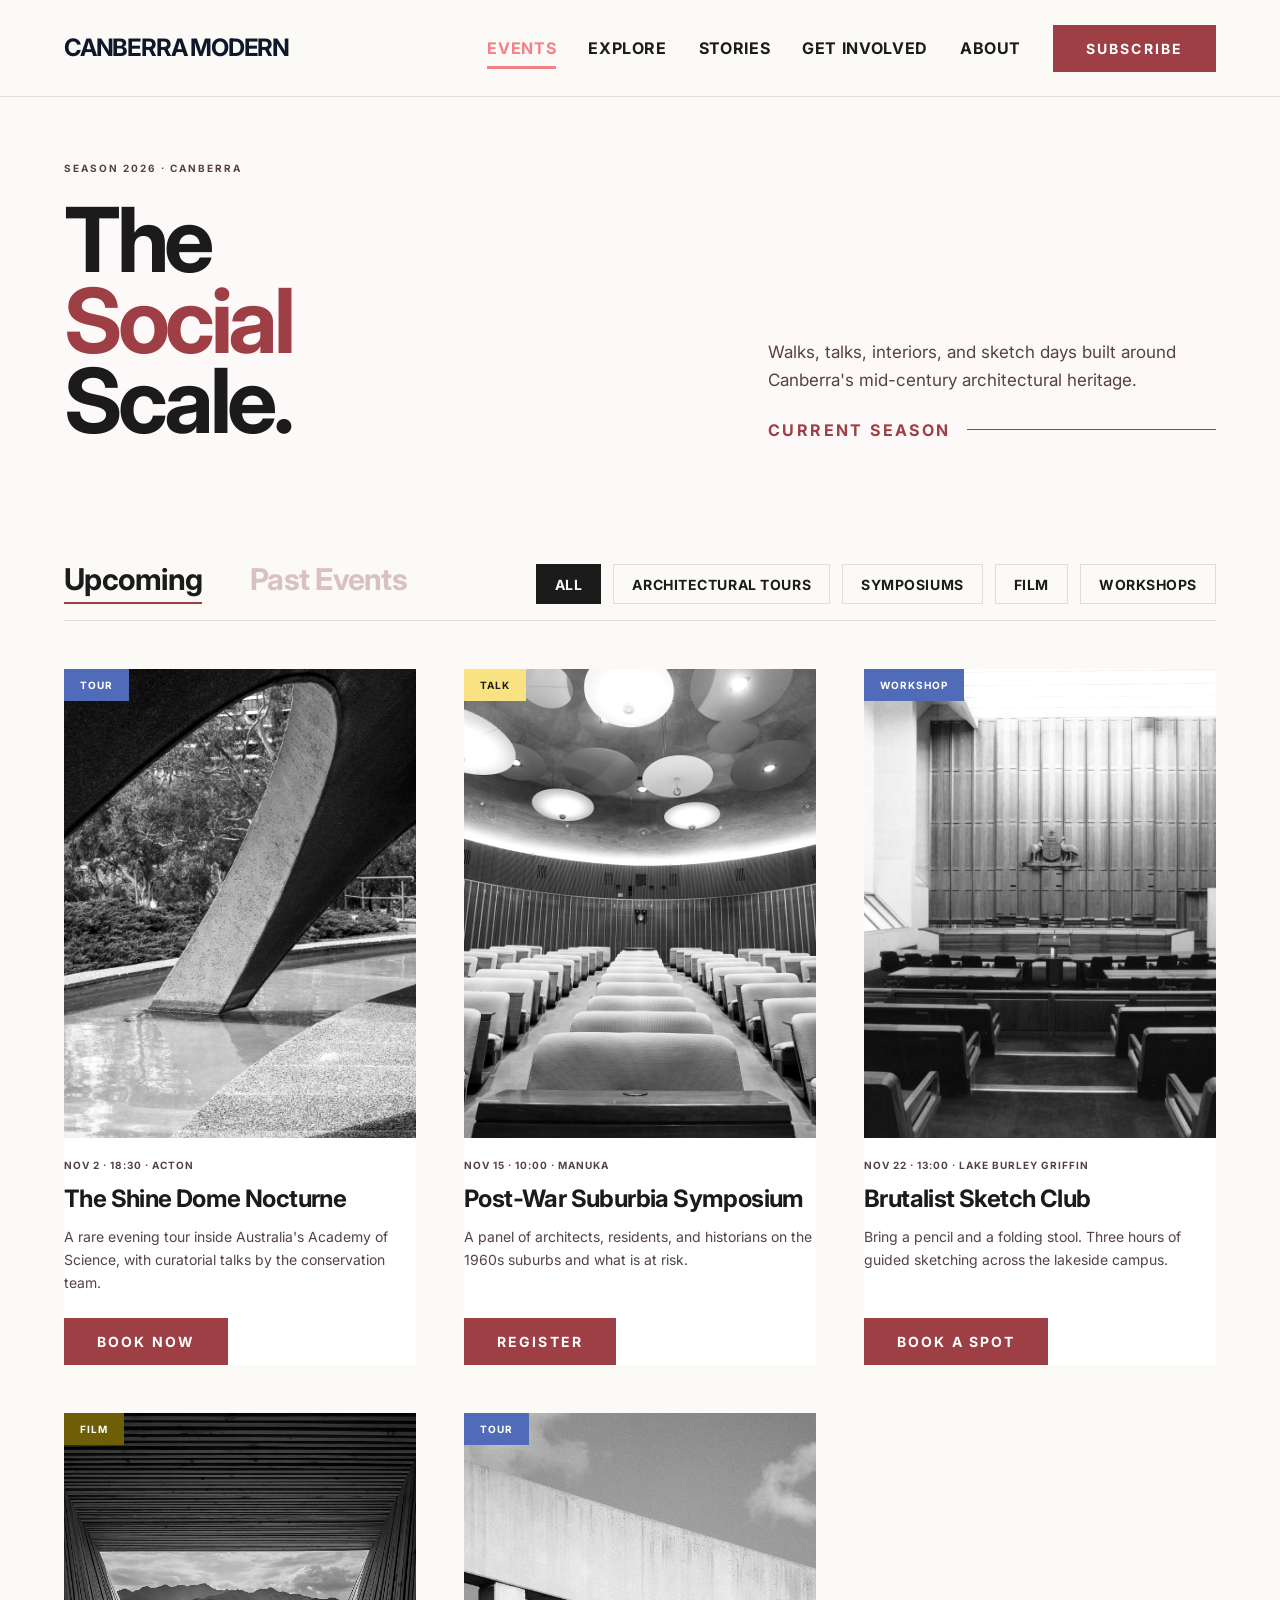
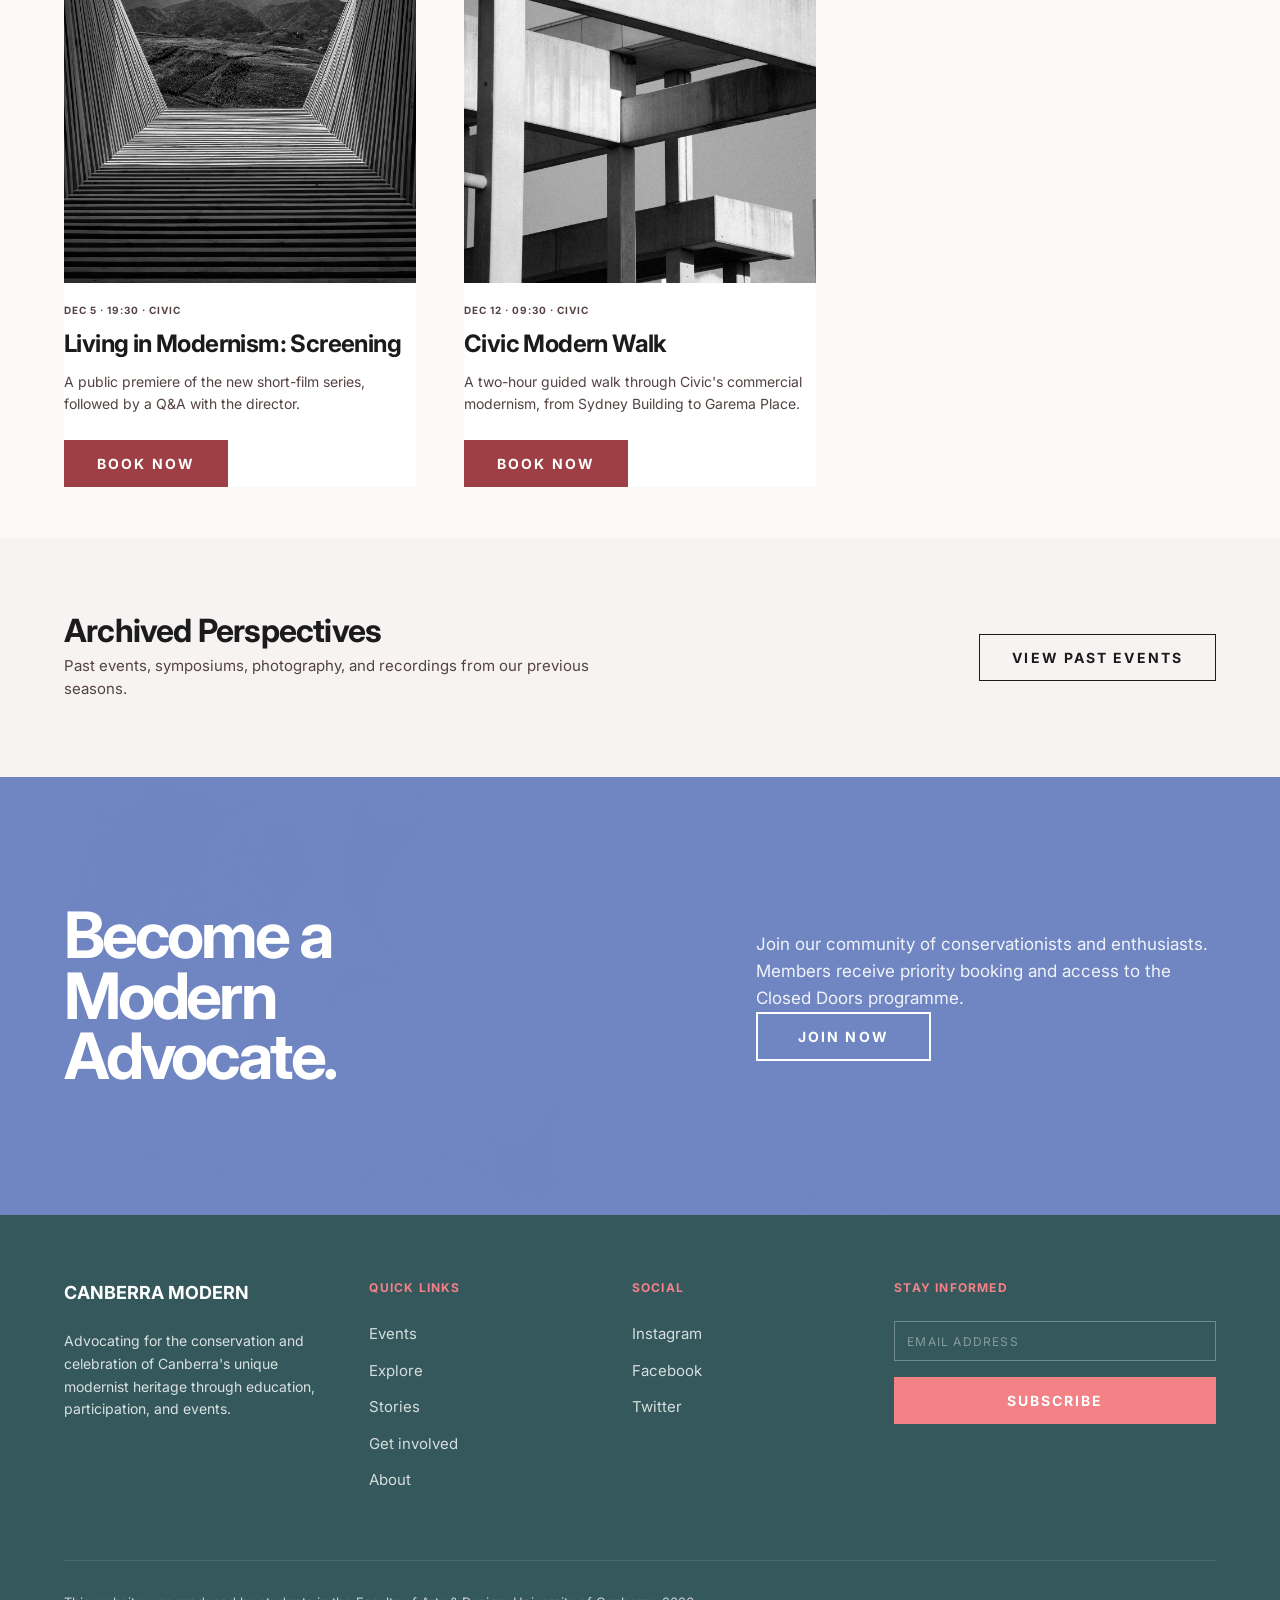
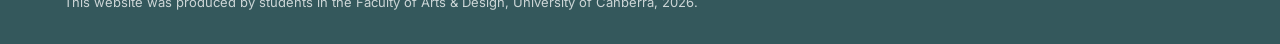
<file: HTML/events.html>
<!DOCTYPE html>
<html lang="en">
<head>
<meta charset="UTF-8" />
<meta name="viewport" content="width=device-width, initial-scale=1" />
<title>Events: Canberra Modern</title>
<meta name="description" content="Upcoming and past events from Canberra Modern: tours, talks, symposiums, and workshops celebrating Canberra's modernist heritage." />
<link rel="stylesheet" href="../assets/css/styles.css" />
<script src="../assets/js/script.js" defer></script>
</head>
<body>

<a class="skip-link" href="#content">Skip to main content</a>

<header class="site-header">
  <div class="container site-header__inner">
    <a href="index.html" class="brand" aria-label="Canberra Modern home">CANBERRA MODERN</a>
    <nav class="nav-primary" aria-label="Primary">
      <ul class="nav-primary__list">
        <li><a class="nav-primary__link" href="events.html" aria-current="page">Events</a></li>
        <li><a class="nav-primary__link" href="explore.html">Explore</a></li>
        <li><a class="nav-primary__link" href="stories.html">Stories</a></li>
        <li><a class="nav-primary__link" href="get-involved.html">Get involved</a></li>
        <li><a class="nav-primary__link" href="about.html">About</a></li>
      </ul>
      <a class="btn btn--strong" href="get-involved.html#subscribe">Subscribe</a>
    </nav>
    <button class="menu-button" type="button" data-menu-toggle aria-expanded="false" aria-controls="mobile-menu" aria-label="Open menu">
      <img src="../assets/icons/menu-burger.svg" alt="" aria-hidden="true" />
    </button>
  </div>
</header>

<div class="mobile-menu" id="mobile-menu" data-menu aria-hidden="true">
  <div class="mobile-menu__top">
    <span class="brand">CANBERRA MODERN</span>
    <button class="mobile-menu__close" type="button" data-menu-close aria-label="Close menu">
      <img src="../assets/icons/menu-close.svg" alt="" aria-hidden="true" />
    </button>
  </div>
  <ul class="mobile-menu__list">
    <li><a class="mobile-menu__link" href="events.html" aria-current="page">Events</a></li>
    <li><a class="mobile-menu__link" href="explore.html">Explore</a></li>
    <li><a class="mobile-menu__link" href="stories.html">Stories</a></li>
    <li><a class="mobile-menu__link" href="get-involved.html">Get involved</a></li>
    <li><a class="mobile-menu__link" href="about.html">About</a></li>
  </ul>
  <a class="btn btn--strong mobile-menu__cta" href="get-involved.html#subscribe">Subscribe</a>
</div>

<main id="content">
<section class="section section--page-tone section--flush" aria-labelledby="events-title">
  <div class="container">
    <div class="hero-events">
      <div class="hero-events__left">
        <p class="hero-events__eyebrow">Season 2026 &middot; Canberra</p>
        <h1 id="events-title" class="hero-events__title">The
<em class="hero-accent">Social</em>
Scale.</h1>
      </div>
      <div class="hero-events__right">
        <p class="hero-events__desc">Walks, talks, interiors, and sketch days built around Canberra's mid-century architectural heritage.</p>
        <p class="hero-text__hint">Current Season</p>
      </div>
    </div>
  </div>
</section>

<section class="section section--snug" aria-labelledby="filters">
  <div class="container">
    <h2 id="filters" class="sr-only">Filter events</h2>

    <div class="toggle-rail">
      <div class="toggle-filter" role="group" aria-label="Time filter" data-toggle-group data-toggle-target="#events-grid">
        <button type="button" data-toggle="upcoming" aria-pressed="true">Upcoming</button>
        <button type="button" data-toggle="past" aria-pressed="false">Past Events</button>
      </div>
      <div class="chips" role="group" aria-label="Category filter" data-filter-group data-filter-target=".event-card">
        <button class="chip" type="button" data-filter="all" aria-pressed="true">All</button>
        <button class="chip" type="button" data-filter="tour" aria-pressed="false">Architectural Tours</button>
        <button class="chip" type="button" data-filter="symposium" aria-pressed="false">Symposiums</button>
        <button class="chip" type="button" data-filter="film" aria-pressed="false">Film</button>
        <button class="chip" type="button" data-filter="workshop" aria-pressed="false">Workshops</button>
      </div>
    </div>

    <div class="card-grid u-mt-5" id="events-grid">

      <article class="card card--event event-card" data-cat="tour" data-state="upcoming">
        <div class="card__media">
          <img src="../assets/images/event-shine-dome.png" alt="The Shine Dome's blue-grey curved roof at dusk." />
          <span class="tag tag--tour">Tour</span>
        </div>
        <div class="card__body">
          <p class="card__eyebrow">NOV 2 &middot; 18:30 &middot; Acton</p>
          <h3 class="card__title">The Shine Dome Nocturne</h3>
          <p class="card__desc">A rare evening tour inside Australia's Academy of Science, with curatorial talks by the conservation team.</p>
          <div class="card__actions">
            <a class="btn btn--strong btn--full-mobile" href="event-detail.html">Book Now</a>
          </div>
        </div>
      </article>

      <article class="card card--event event-card" data-cat="symposium" data-state="upcoming">
        <div class="card__media">
          <img src="../assets/images/event-seidler-legacy.png" alt="Mid-century modernist Canberra building exterior with white concrete fins." />
          <span class="tag tag--spotlight">Talk</span>
        </div>
        <div class="card__body">
          <p class="card__eyebrow">NOV 15 &middot; 10:00 &middot; Manuka</p>
          <h3 class="card__title">Post-War Suburbia Symposium</h3>
          <p class="card__desc">A panel of architects, residents, and historians on the 1960s suburbs and what is at risk.</p>
          <div class="card__actions">
            <a class="btn btn--strong btn--full-mobile" href="event-detail.html">Register</a>
          </div>
        </div>
      </article>

      <article class="card card--event event-card" data-cat="workshop" data-state="upcoming">
        <div class="card__media">
          <img src="../assets/images/event-brutalist-sketch-club.png" alt="Concrete brutalist facade near Lake Burley Griffin." />
          <span class="tag tag--tour">Workshop</span>
        </div>
        <div class="card__body">
          <p class="card__eyebrow">NOV 22 &middot; 13:00 &middot; Lake Burley Griffin</p>
          <h3 class="card__title">Brutalist Sketch Club</h3>
          <p class="card__desc">Bring a pencil and a folding stool. Three hours of guided sketching across the lakeside campus.</p>
          <div class="card__actions">
            <a class="btn btn--strong btn--full-mobile" href="event-detail.html">Book a Spot</a>
          </div>
        </div>
      </article>

      <article class="card card--event event-card" data-cat="film" data-state="upcoming">
        <div class="card__media">
          <img src="../assets/images/living-modernism.png" alt="Interior of a modernist Canberra residence." />
          <span class="tag tag--video">Film</span>
        </div>
        <div class="card__body">
          <p class="card__eyebrow">DEC 5 &middot; 19:30 &middot; Civic</p>
          <h3 class="card__title">Living in Modernism: Screening</h3>
          <p class="card__desc">A public premiere of the new short-film series, followed by a Q&amp;A with the director.</p>
          <div class="card__actions">
            <a class="btn btn--strong btn--full-mobile" href="event-detail.html">Book Now</a>
          </div>
        </div>
      </article>

      <article class="card card--event event-card" data-cat="tour" data-state="upcoming">
        <div class="card__media">
          <img src="../assets/images/place-shine-dome-wide.png" alt="Wide view of a curved concrete cultural building in Canberra." />
          <span class="tag tag--tour">Tour</span>
        </div>
        <div class="card__body">
          <p class="card__eyebrow">DEC 12 &middot; 09:30 &middot; Civic</p>
          <h3 class="card__title">Civic Modern Walk</h3>
          <p class="card__desc">A two-hour guided walk through Civic's commercial modernism, from Sydney Building to Garema Place.</p>
          <div class="card__actions">
            <a class="btn btn--strong btn--full-mobile" href="event-detail.html">Book Now</a>
          </div>
        </div>
      </article>

      <article class="card card--event event-card" data-cat="symposium" data-state="past">
        <div class="card__media">
          <img src="../assets/images/story-concrete-icons.png" alt="A concrete sculptural element of a modernist Canberra building." />
          <span class="tag tag--past">Past</span>
        </div>
        <div class="card__body">
          <p class="card__eyebrow">JUL 4 &middot; 10:00 &middot; Canberra</p>
          <h3 class="card__title">The Architects of the Capital</h3>
          <p class="card__desc">A daylong symposium archiving the lesser-known architects who shaped 1960s Canberra.</p>
          <div class="card__actions">
            <a class="link-arrow link-arrow--ink" href="event-detail.html">Read Recap <span class="arrow" aria-hidden="true">&#x2197;</span></a>
          </div>
        </div>
      </article>

    </div>
  </div>
</section>

<section class="archived-perspectives" aria-labelledby="archived">
  <div class="container">
    <div class="archived-perspectives__inner">
      <div>
        <h2 id="archived" class="archived-perspectives__heading">Archived Perspectives</h2>
        <p class="archived-perspectives__desc">Past events, symposiums, photography, and recordings from our previous seasons.</p>
      </div>
      <button class="btn btn--ghost" type="button" data-show-past>View Past Events</button>
    </div>
  </div>
</section>

<section class="membership" aria-labelledby="advocate">
  <div class="membership__pattern" aria-hidden="true"></div>
  <div class="container">
    <div class="membership__inner">
      <h2 id="advocate" class="membership__title">Become a
Modern
Advocate.</h2>
      <div>
        <p class="membership__body-text">Join our community of conservationists and enthusiasts. Members receive priority booking and access to the Closed Doors programme.</p>
        <a class="btn btn--on-dark" href="get-involved.html#support">Join Now</a>
      </div>
    </div>
  </div>
</section>
</main>

<footer class="site-footer">
  <div class="container">
    <div class="site-footer__grid">
      <div>
        <p class="site-footer__brand">CANBERRA MODERN</p>
        <p class="site-footer__tagline">Advocating for the conservation and celebration of Canberra's unique modernist heritage through education, participation, and events.</p>
      </div>
      <div>
        <p class="site-footer__heading">Quick Links</p>
        <ul class="site-footer__links">
          <li><a href="events.html">Events</a></li>
          <li><a href="explore.html">Explore</a></li>
          <li><a href="stories.html">Stories</a></li>
          <li><a href="get-involved.html">Get involved</a></li>
          <li><a href="about.html">About</a></li>
        </ul>
      </div>
      <div>
        <p class="site-footer__heading">Social</p>
        <ul class="site-footer__links">
          <li><a href="#" aria-label="Canberra Modern on Instagram (coming soon)">Instagram</a></li>
          <li><a href="#" aria-label="Canberra Modern on Facebook (coming soon)">Facebook</a></li>
          <li><a href="#" aria-label="Canberra Modern on Twitter (coming soon)">Twitter</a></li>
        </ul>
      </div>
      <div>
        <p class="site-footer__heading">Stay Informed</p>
        <form class="site-footer__form" data-subscribe-form novalidate>
          <label class="sr-only" for="footer-email">Email address</label>
          <input id="footer-email" type="email" required placeholder="EMAIL ADDRESS" />
          <button class="btn btn--primary" type="submit">Subscribe</button>
          <p class="form-feedback" data-form-feedback role="status" aria-live="polite"></p>
        </form>
      </div>
    </div>
    <div class="site-footer__bottom">
      This website was produced by students in the Faculty of Arts &amp; Design, University of Canberra, 2026.
    </div>
  </div>
</footer>
</body>
</html>
</file>
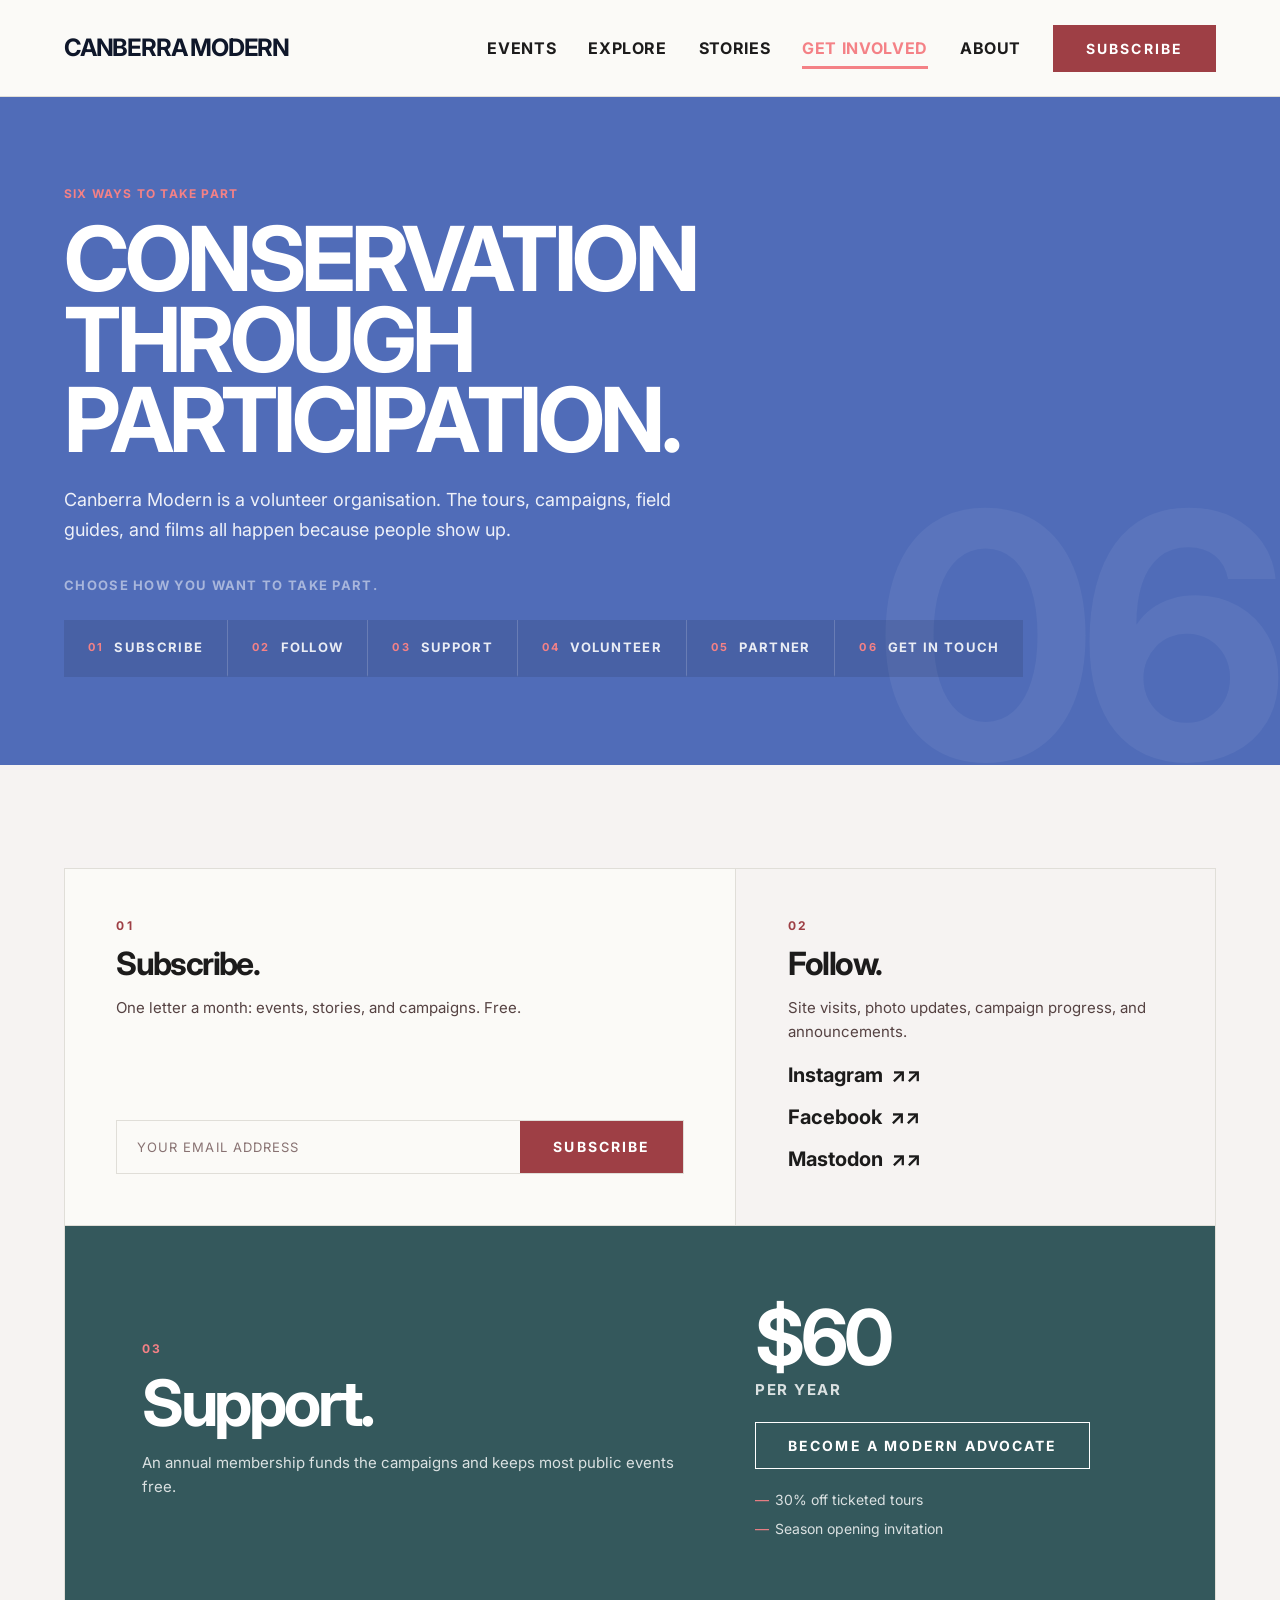
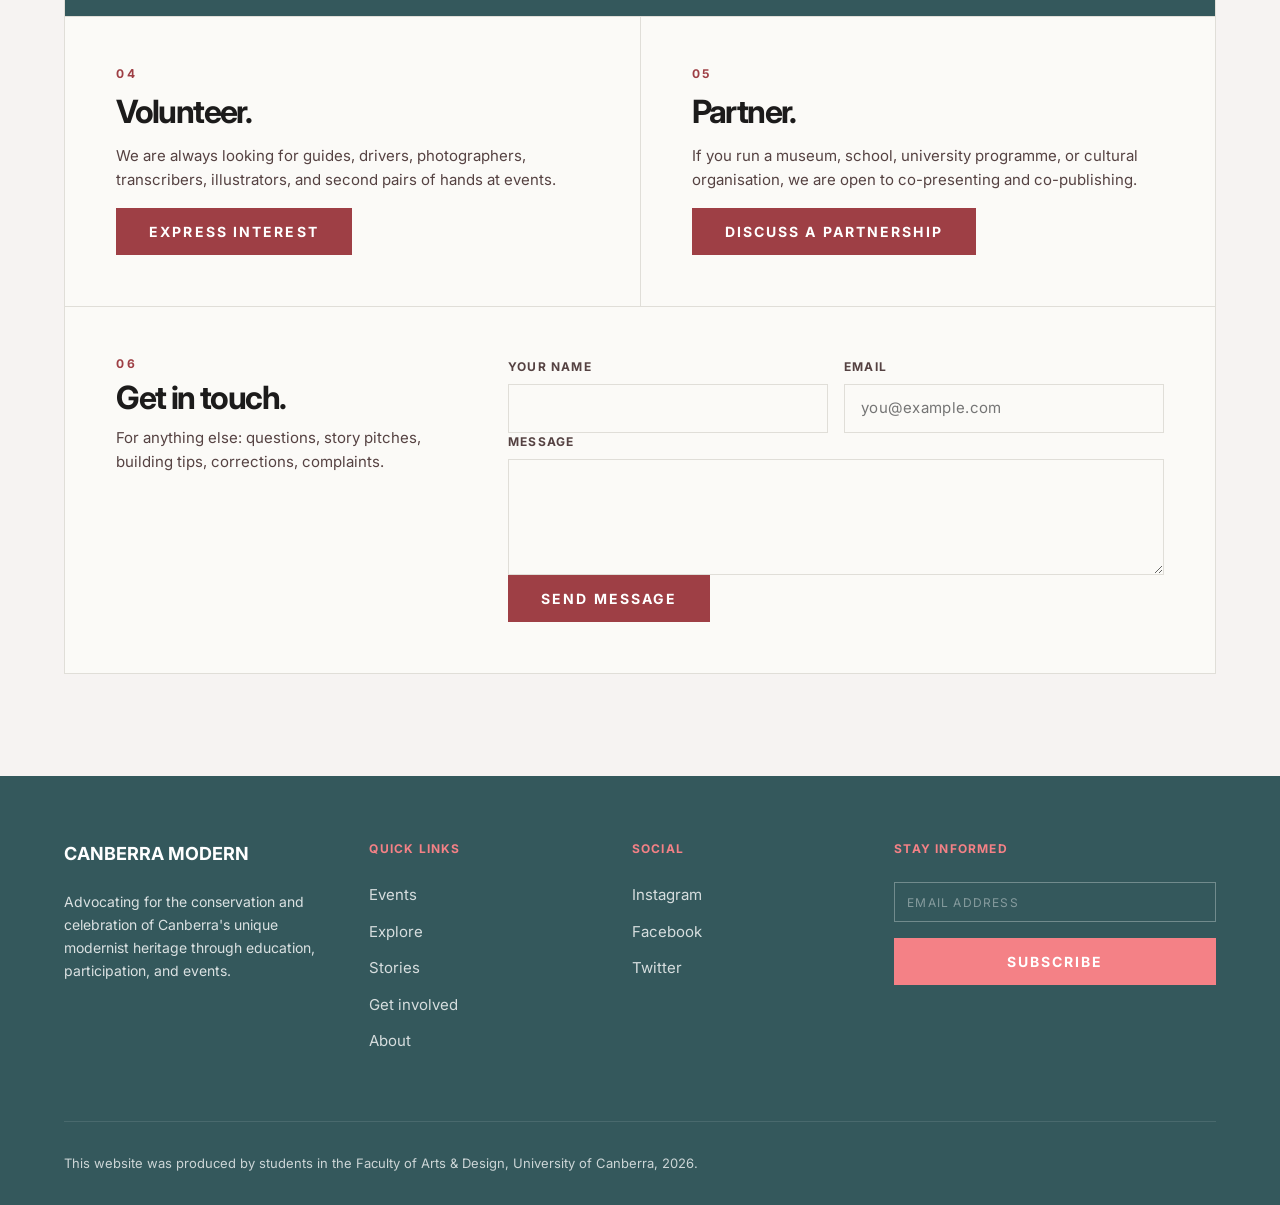
<file: HTML/get-involved.html>
﻿<!DOCTYPE html>
<html lang="en">
<head>
<meta charset="UTF-8" />
<meta name="viewport" content="width=device-width, initial-scale=1" />
<title>Get involved: Canberra Modern</title>
<meta name="description" content="Subscribe, follow, support, volunteer, partner. Six ways to take part in the conservation of Canberra's modernist heritage." />
<link rel="stylesheet" href="../assets/css/styles.css" />
<script src="../assets/js/script.js" defer></script>
</head>
<body>

<a class="skip-link" href="#content">Skip to main content</a>

<header class="site-header">
  <div class="container site-header__inner">
    <a href="index.html" class="brand" aria-label="Canberra Modern home">CANBERRA MODERN</a>
    <nav class="nav-primary" aria-label="Primary">
      <ul class="nav-primary__list">
        <li><a class="nav-primary__link" href="events.html">Events</a></li>
        <li><a class="nav-primary__link" href="explore.html">Explore</a></li>
        <li><a class="nav-primary__link" href="stories.html">Stories</a></li>
        <li><a class="nav-primary__link" href="get-involved.html" aria-current="page">Get involved</a></li>
        <li><a class="nav-primary__link" href="about.html">About</a></li>
      </ul>
      <a class="btn btn--strong" href="#subscribe">Subscribe</a>
    </nav>
    <button class="menu-button" type="button" data-menu-toggle aria-expanded="false" aria-controls="mobile-menu" aria-label="Open menu">
      <img src="../assets/icons/menu-burger.svg" alt="" aria-hidden="true" />
    </button>
  </div>
</header>

<div class="mobile-menu" id="mobile-menu" data-menu aria-hidden="true">
  <div class="mobile-menu__top">
    <span class="brand">CANBERRA MODERN</span>
    <button class="mobile-menu__close" type="button" data-menu-close aria-label="Close menu">
      <img src="../assets/icons/menu-close.svg" alt="" aria-hidden="true" />
    </button>
  </div>
  <ul class="mobile-menu__list">
    <li><a class="mobile-menu__link" href="events.html">Events</a></li>
    <li><a class="mobile-menu__link" href="explore.html">Explore</a></li>
    <li><a class="mobile-menu__link" href="stories.html">Stories</a></li>
    <li><a class="mobile-menu__link" href="get-involved.html" aria-current="page">Get involved</a></li>
    <li><a class="mobile-menu__link" href="about.html">About</a></li>
  </ul>
  <a class="btn btn--strong mobile-menu__cta" href="#subscribe">Subscribe</a>
</div>

<main id="content" tabindex="-1">

<section class="involve-hero">
  <div class="container">
    <p class="eyebrow eyebrow--on-dark">Six ways to take part</p>
    <h1 class="involve-hero__title">CONSERVATION<br>THROUGH<br>PARTICIPATION.</h1>
    <p class="involve-hero__desc">Canberra Modern is a volunteer organisation. The tours, campaigns, field guides, and films all happen because people show up.</p>
    <p class="involve-hero__prompt">Choose how you want to take part.</p>
    <nav class="involve-nav" aria-label="Jump to section">
      <a class="involve-nav__item" href="#subscribe"><span aria-hidden="true">01</span> Subscribe</a>
      <a class="involve-nav__item" href="#follow"><span aria-hidden="true">02</span> Follow</a>
      <a class="involve-nav__item" href="#support"><span aria-hidden="true">03</span> Support</a>
      <a class="involve-nav__item" href="#volunteer"><span aria-hidden="true">04</span> Volunteer</a>
      <a class="involve-nav__item" href="#partner"><span aria-hidden="true">05</span> Partner</a>
      <a class="involve-nav__item" href="#contact"><span aria-hidden="true">06</span> Get in touch</a>
    </nav>
  </div>
</section>

<!-- Newspaper bento grid: gap:1px + background:border-default creates ruled dividers without extra wrapper markup. -->
<section class="section section--band" aria-label="Ways to get involved">
  <div class="container">
    <div class="involve-layout">

      <article class="involve-block involve-block--subscribe" id="subscribe">
        <span class="involve-block__num" aria-hidden="true">01</span>
        <h2 class="involve-block__heading">Subscribe.</h2>
        <p class="involve-block__desc">One letter a month: events, stories, and campaigns. Free.</p>
        <form class="involve-form" data-subscribe-form novalidate>
          <label class="sr-only" for="involve-email">Email address</label>
          <div class="involve-form__row">
            <input id="involve-email" type="email" required placeholder="YOUR EMAIL ADDRESS" />
            <button class="btn btn--strong" type="submit">Subscribe</button>
          </div>
          <p class="form-feedback" data-form-feedback role="status" aria-live="polite"></p>
        </form>
      </article>

      <article class="involve-block involve-block--follow" id="follow">
        <span class="involve-block__num" aria-hidden="true">02</span>
        <h2 class="involve-block__heading">Follow.</h2>
        <p class="involve-block__desc">Site visits, photo updates, campaign progress, and announcements.</p>
        <ul class="follow-list">
          <li><a href="#follow" aria-label="Canberra Modern on Instagram (link coming soon)">Instagram <span class="arrow" aria-hidden="true">&#x2197;</span></a></li>
          <li><a href="#follow" aria-label="Canberra Modern on Facebook (link coming soon)">Facebook <span class="arrow" aria-hidden="true">&#x2197;</span></a></li>
          <li><a href="#follow" aria-label="Canberra Modern on Mastodon (link coming soon)">Mastodon <span class="arrow" aria-hidden="true">&#x2197;</span></a></li>
        </ul>
      </article>

      <article class="involve-block involve-block--support" id="support">
        <div class="involve-support__body">
          <span class="involve-block__num" aria-hidden="true">03</span>
          <h2 class="involve-block__heading">Support.</h2>
          <p class="involve-block__desc">An annual membership funds the campaigns and keeps most public events free.</p>
        </div>
        <div class="involve-support__cta">
          <p class="involve-support__price"><span class="involve-support__amount">$60</span> per year</p>
          <a class="btn btn--on-dark" href="#support" aria-label="Become a Modern Advocate — membership link coming soon">Become a Modern Advocate</a>
          <ul class="involve-support__perks">
            <li>30% off ticketed tours</li>
            <li>Season opening invitation</li>
          </ul>
        </div>
      </article>

      <article class="involve-block involve-block--half" id="volunteer">
        <span class="involve-block__num" aria-hidden="true">04</span>
        <h2 class="involve-block__heading">Volunteer.</h2>
        <p class="involve-block__desc">We are always looking for guides, drivers, photographers, transcribers, illustrators, and second pairs of hands at events.</p>
        <a class="btn btn--strong involve-block__btn" href="#contact">Express interest</a>
      </article>

      <article class="involve-block involve-block--half" id="partner">
        <span class="involve-block__num" aria-hidden="true">05</span>
        <h2 class="involve-block__heading">Partner.</h2>
        <p class="involve-block__desc">If you run a museum, school, university programme, or cultural organisation, we are open to co-presenting and co-publishing.</p>
        <a class="btn btn--strong involve-block__btn" href="#contact">Discuss a partnership</a>
      </article>

      <article class="involve-block involve-block--contact" id="contact">
        <div class="involve-contact__intro">
          <span class="involve-block__num" aria-hidden="true">06</span>
          <h2 class="involve-block__heading">Get in touch.</h2>
          <p class="involve-block__desc">For anything else: questions, story pitches, building tips, corrections, complaints.</p>
        </div>
        <form class="involve-form involve-form--contact" data-contact-form novalidate>
          <div class="involve-contact__fields">
            <label class="field" for="contact-name">
              <span class="field__label">Your name</span>
              <input id="contact-name" type="text" required autocomplete="name" />
            </label>
            <label class="field" for="contact-email">
              <span class="field__label">Email</span>
              <input id="contact-email" type="email" required placeholder="you@example.com" autocomplete="email" />
            </label>
          </div>
          <label class="field" for="contact-message">
            <span class="field__label">Message</span>
            <textarea id="contact-message" rows="4" required></textarea>
          </label>
          <div class="involve-contact__actions">
            <button class="btn btn--strong" type="submit">Send message</button>
            <p class="form-feedback" data-form-feedback role="status" aria-live="polite"></p>
          </div>
        </form>
      </article>

    </div>
  </div>
</section>

</main>

<footer class="site-footer">
  <div class="container">
    <div class="site-footer__grid">
      <div>
        <p class="site-footer__brand">CANBERRA MODERN</p>
        <p class="site-footer__tagline">Advocating for the conservation and celebration of Canberra's unique modernist heritage through education, participation, and events.</p>
      </div>
      <div>
        <p class="site-footer__heading">Quick Links</p>
        <ul class="site-footer__links">
          <li><a href="events.html">Events</a></li>
          <li><a href="explore.html">Explore</a></li>
          <li><a href="stories.html">Stories</a></li>
          <li><a href="get-involved.html">Get involved</a></li>
          <li><a href="about.html">About</a></li>
        </ul>
      </div>
      <div>
        <p class="site-footer__heading">Social</p>
        <ul class="site-footer__links">
          <li><a href="#" aria-label="Canberra Modern on Instagram (coming soon)">Instagram</a></li>
          <li><a href="#" aria-label="Canberra Modern on Facebook (coming soon)">Facebook</a></li>
          <li><a href="#" aria-label="Canberra Modern on Twitter (coming soon)">Twitter</a></li>
        </ul>
      </div>
      <div>
        <p class="site-footer__heading">Stay Informed</p>
        <form class="site-footer__form" data-subscribe-form novalidate>
          <label class="sr-only" for="footer-email">Email address</label>
          <input id="footer-email" type="email" required placeholder="EMAIL ADDRESS" />
          <button class="btn btn--primary" type="submit">Subscribe</button>
          <p class="form-feedback" data-form-feedback role="status" aria-live="polite"></p>
        </form>
      </div>
    </div>
    <div class="site-footer__bottom">
      This website was produced by students in the Faculty of Arts &amp; Design, University of Canberra, 2026.
    </div>
  </div>
</footer>
</body>
</html>
</file>
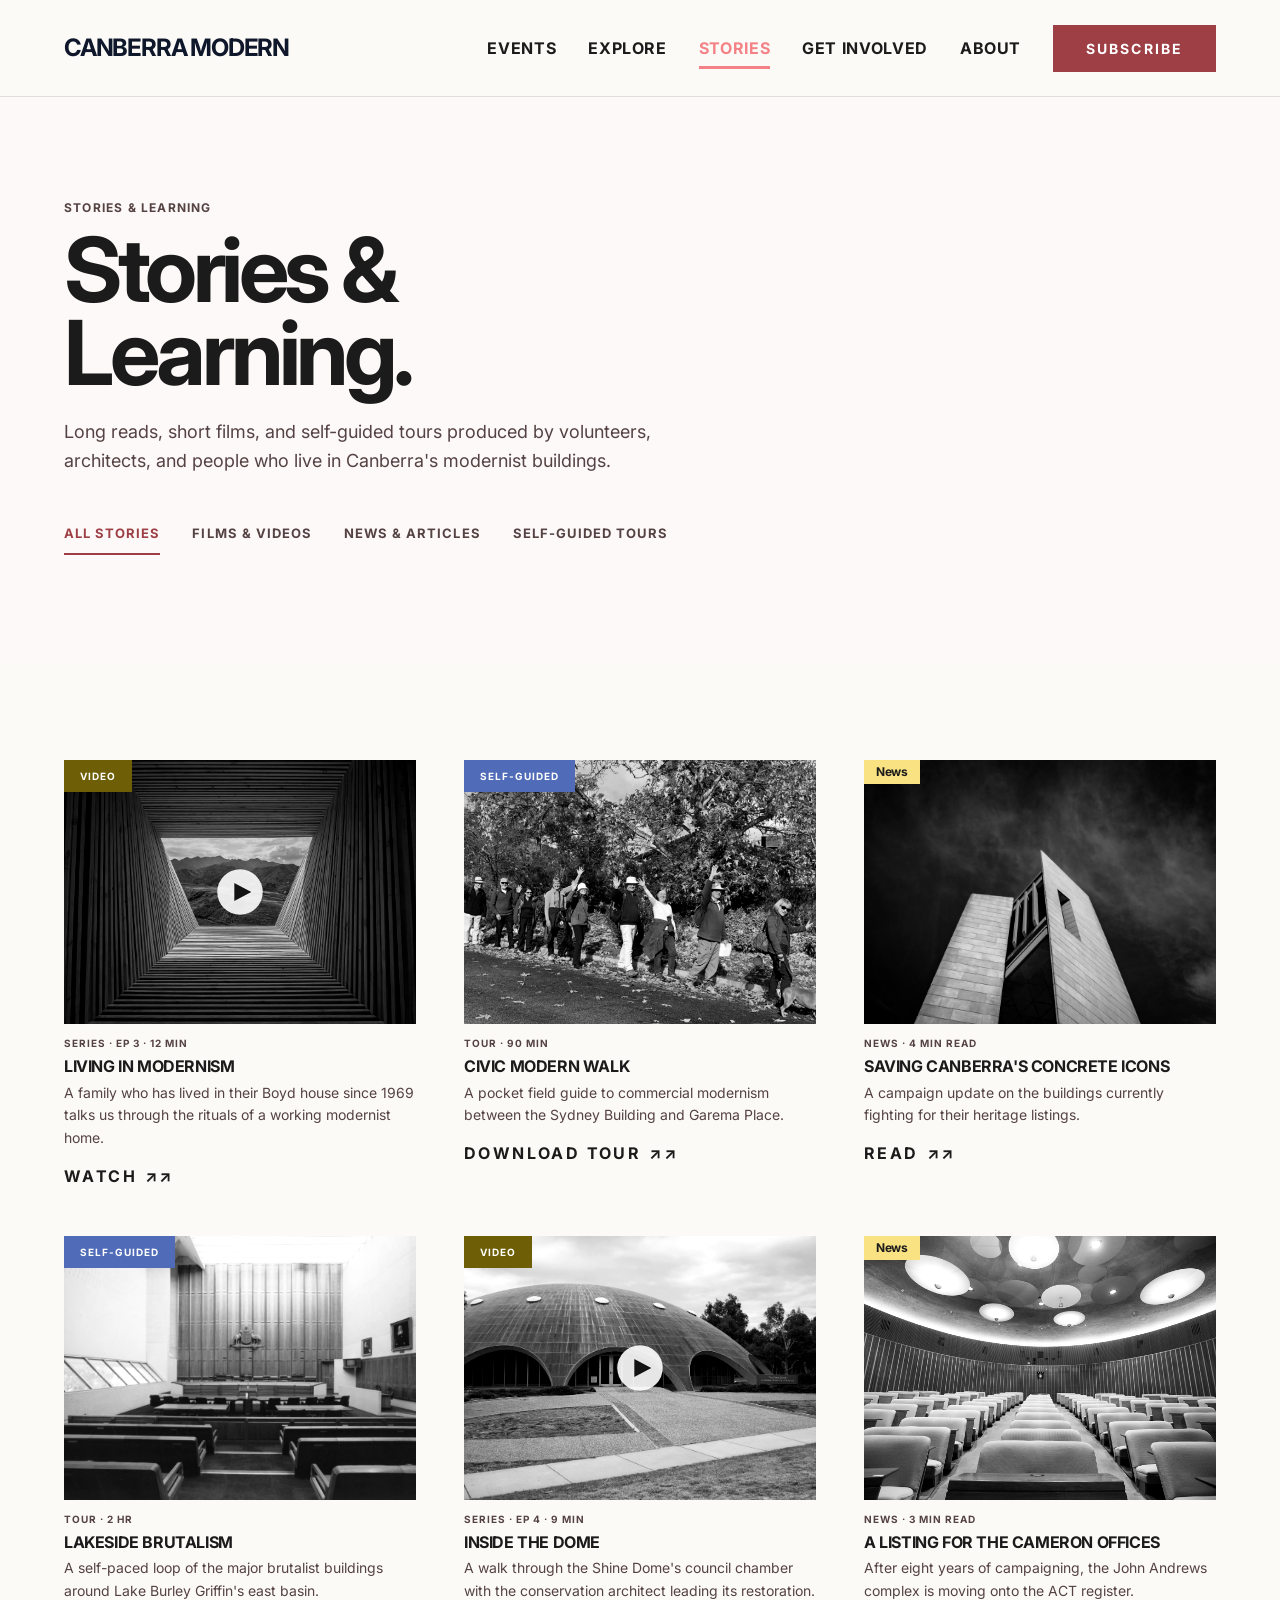
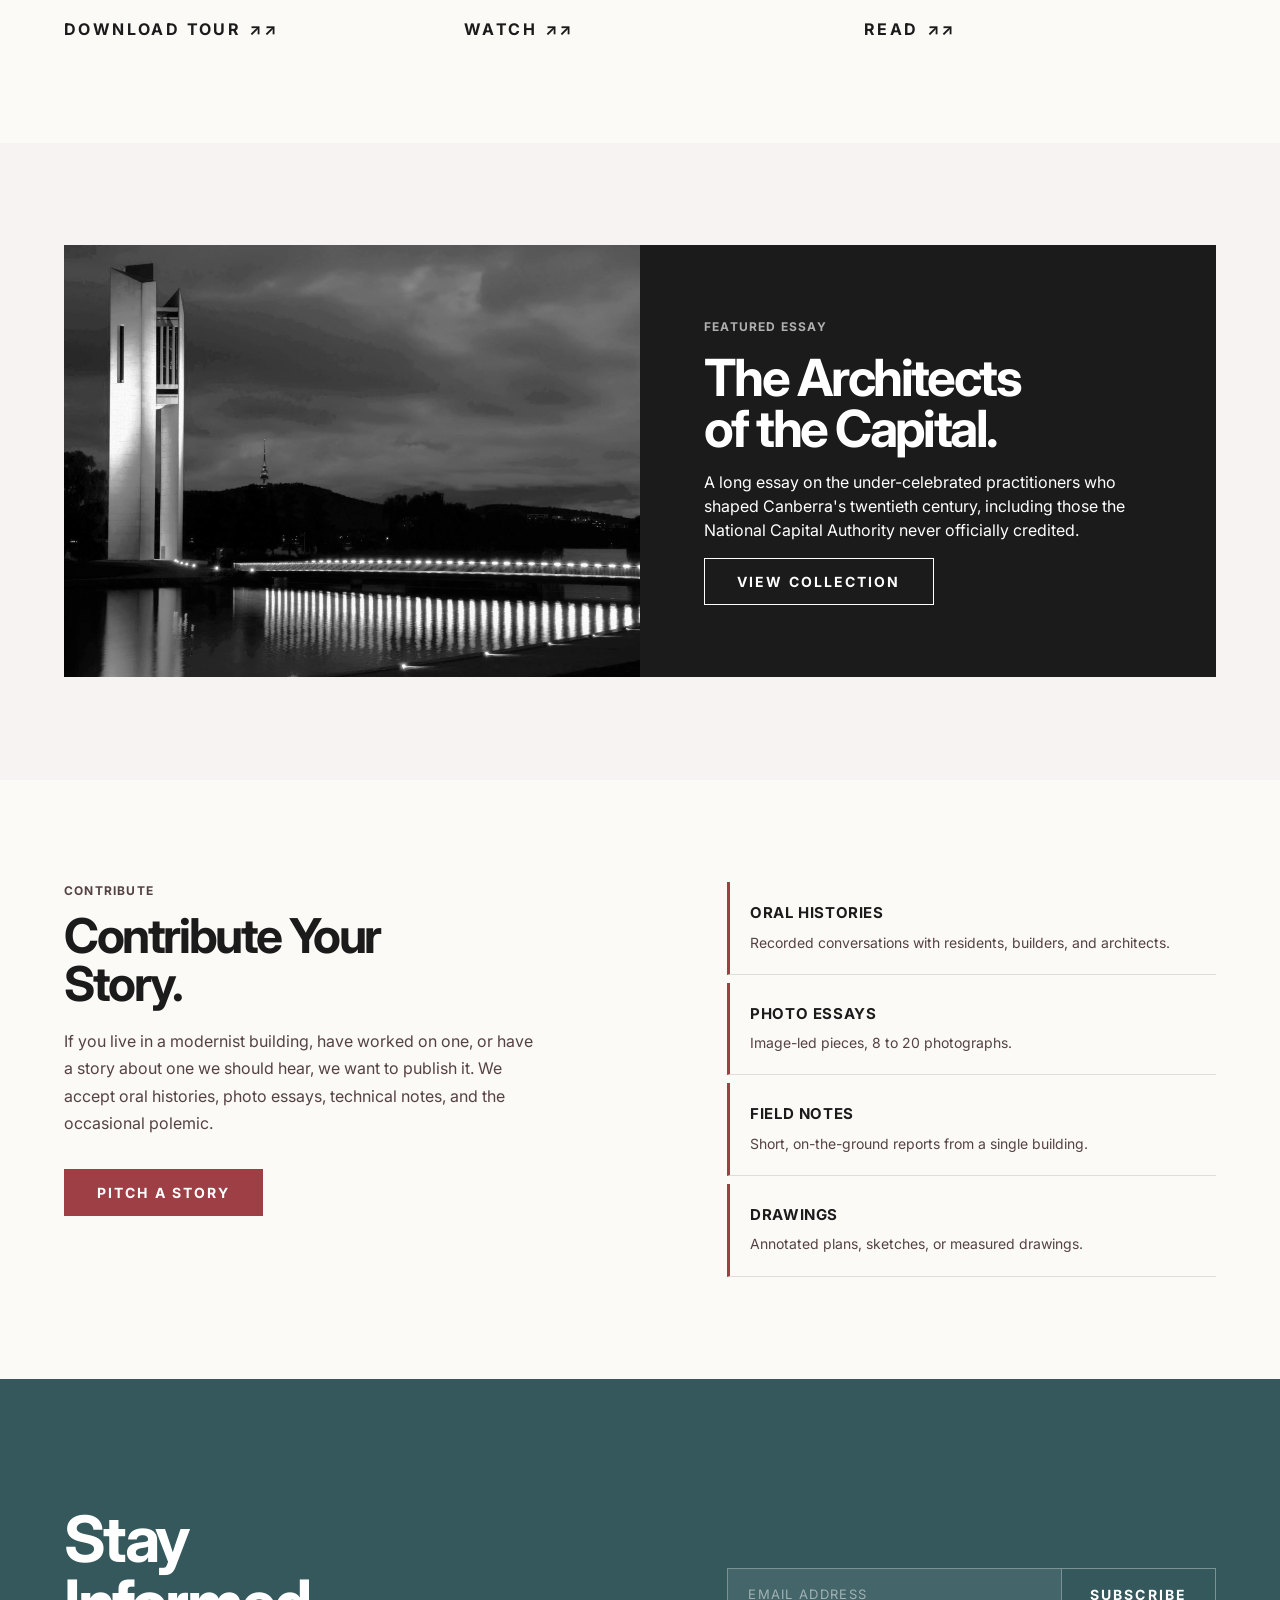
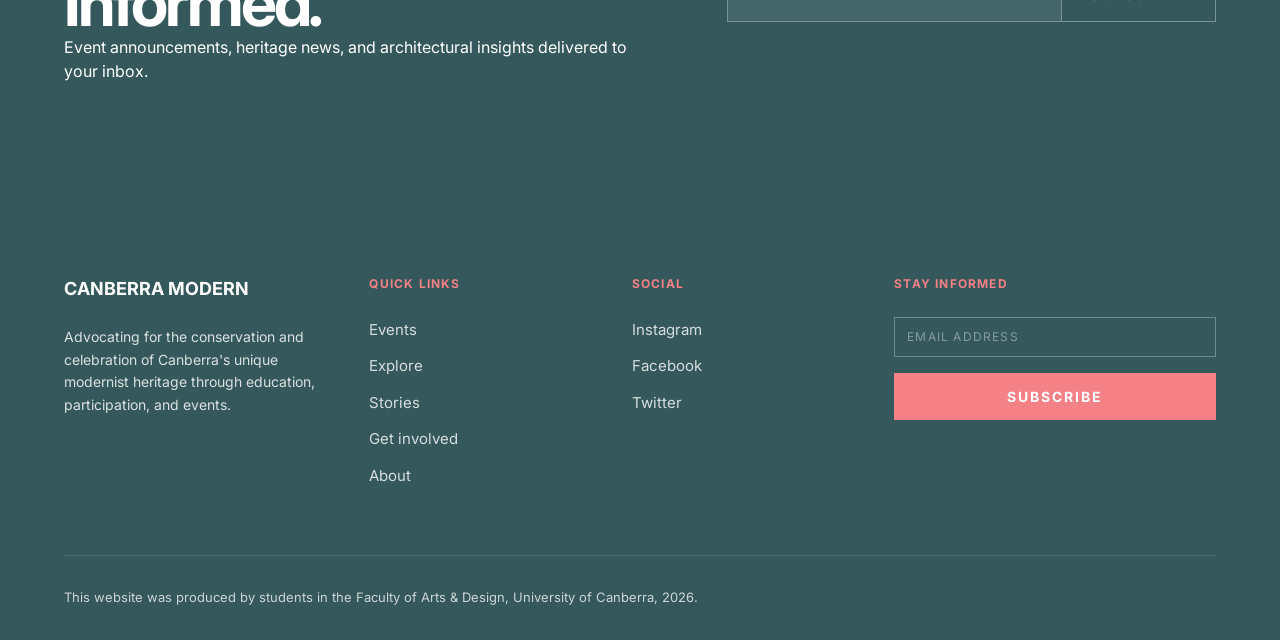
<file: HTML/stories.html>
<!DOCTYPE html>
<html lang="en">
<head>
<meta charset="UTF-8" />
<meta name="viewport" content="width=device-width, initial-scale=1" />
<title>Stories &amp; Learning: Canberra Modern</title>
<meta name="description" content="Articles, films, and self-guided tours through Canberra's modernist heritage." />
<link rel="stylesheet" href="../assets/css/styles.css" />
<script src="../assets/js/script.js" defer></script>
</head>
<body>

<a class="skip-link" href="#content">Skip to main content</a>

<header class="site-header">
  <div class="container site-header__inner">
    <a href="index.html" class="brand" aria-label="Canberra Modern home">CANBERRA MODERN</a>
    <nav class="nav-primary" aria-label="Primary">
      <ul class="nav-primary__list">
        <li><a class="nav-primary__link" href="events.html">Events</a></li>
        <li><a class="nav-primary__link" href="explore.html">Explore</a></li>
        <li><a class="nav-primary__link" href="stories.html" aria-current="page">Stories</a></li>
        <li><a class="nav-primary__link" href="get-involved.html">Get involved</a></li>
        <li><a class="nav-primary__link" href="about.html">About</a></li>
      </ul>
      <a class="btn btn--strong" href="get-involved.html#subscribe">Subscribe</a>
    </nav>
    <button class="menu-button" type="button" data-menu-toggle aria-expanded="false" aria-controls="mobile-menu" aria-label="Open menu">
      <img src="../assets/icons/menu-burger.svg" alt="" aria-hidden="true" />
    </button>
  </div>
</header>

<div class="mobile-menu" id="mobile-menu" data-menu aria-hidden="true">
  <div class="mobile-menu__top">
    <span class="brand">CANBERRA MODERN</span>
    <button class="mobile-menu__close" type="button" data-menu-close aria-label="Close menu">
      <img src="../assets/icons/menu-close.svg" alt="" aria-hidden="true" />
    </button>
  </div>
  <ul class="mobile-menu__list">
    <li><a class="mobile-menu__link" href="events.html">Events</a></li>
    <li><a class="mobile-menu__link" href="explore.html">Explore</a></li>
    <li><a class="mobile-menu__link" href="stories.html" aria-current="page">Stories</a></li>
    <li><a class="mobile-menu__link" href="get-involved.html">Get involved</a></li>
    <li><a class="mobile-menu__link" href="about.html">About</a></li>
  </ul>
  <a class="btn btn--strong mobile-menu__cta" href="get-involved.html#subscribe">Subscribe</a>
</div>

<main id="content">

<section class="section section--page-tone">
  <div class="container">
    <p class="eyebrow">Stories &amp; Learning</p>
    <h1 class="hero-stories">Stories &amp;
Learning.</h1>
    <p class="hero-stories__desc">Long reads, short films, and self-guided tours produced by volunteers, architects, and people who live in Canberra's modernist buildings.</p>

    <div class="tabs u-mt-5" role="group" aria-label="Filter by story category" data-filter-group data-filter-target=".story-card">
      <button class="tab" type="button" data-filter="all" aria-pressed="true">All Stories</button>
      <button class="tab" type="button" data-filter="video" aria-pressed="false">Films &amp; Videos</button>
      <button class="tab" type="button" data-filter="news" aria-pressed="false">News &amp; Articles</button>
      <button class="tab" type="button" data-filter="tour" aria-pressed="false">Self-Guided Tours</button>
    </div>
  </div>
</section>

<section class="section">
  <div class="container">
    <div class="card-grid">

      <article class="card story-card" data-cat="video">
        <div class="card__media">
          <img src="../assets/images/living-modernism.png" alt="Interior of a Canberra modernist home: timber panels and split-level living spaces bathed in natural light." />
          <div class="play-affordance__wrap" aria-hidden="true">
            <img src="../assets/icons/play.svg" alt="" />
          </div>
          <span class="tag tag--video">Video</span>
        </div>
        <div class="card__body">
          <p class="card__eyebrow">SERIES · EP 3 · 12 MIN</p>
          <h3 class="card__title">Living in Modernism</h3>
          <p class="card__desc">A family who has lived in their Boyd house since 1969 talks us through the rituals of a working modernist home.</p>
          <div class="card__actions">
            <a class="link-arrow link-arrow--ink" href="stories.html">Watch <span class="arrow" aria-hidden="true">&#x2197;</span></a>
          </div>
        </div>
      </article>

      <article class="card story-card" data-cat="tour">
        <div class="card__media">
          <img src="../assets/images/story-civic-walk.png" alt="Canberra's Civic precinct: rows of mid-century shopfronts and civic modernist buildings under a clear sky." />
          <span class="tag tag--tour">Self-guided</span>
        </div>
        <div class="card__body">
          <p class="card__eyebrow">TOUR · 90 MIN</p>
          <h3 class="card__title">Civic Modern Walk</h3>
          <p class="card__desc">A pocket field guide to commercial modernism between the Sydney Building and Garema Place.</p>
          <div class="card__actions">
            <a class="link-arrow link-arrow--ink" href="stories.html">Download tour <span class="arrow" aria-hidden="true">&#x2197;</span></a>
          </div>
        </div>
      </article>

      <article class="card story-card" data-cat="news">
        <div class="card__media">
          <img src="../assets/images/story-concrete-icons.png" alt="Close-up of board-marked concrete on a Canberra modernist building facade." />
          <span class="tag tag--spotlight">News</span>
        </div>
        <div class="card__body">
          <p class="card__eyebrow">NEWS · 4 MIN READ</p>
          <h3 class="card__title">Saving Canberra's Concrete Icons</h3>
          <p class="card__desc">A campaign update on the buildings currently fighting for their heritage listings.</p>
          <div class="card__actions">
            <a class="link-arrow link-arrow--ink" href="stories.html">Read <span class="arrow" aria-hidden="true">&#x2197;</span></a>
          </div>
        </div>
      </article>

      <article class="card story-card" data-cat="tour">
        <div class="card__media">
          <img src="../assets/images/event-brutalist-sketch-club.png" alt="Brutalist concrete structure near Lake Burley Griffin: heavy horizontal overhangs casting deep shadow." />
          <span class="tag tag--tour">Self-guided</span>
        </div>
        <div class="card__body">
          <p class="card__eyebrow">TOUR · 2 HR</p>
          <h3 class="card__title">Lakeside Brutalism</h3>
          <p class="card__desc">A self-paced loop of the major brutalist buildings around Lake Burley Griffin's east basin.</p>
          <div class="card__actions">
            <a class="link-arrow link-arrow--ink" href="stories.html">Download tour <span class="arrow" aria-hidden="true">&#x2197;</span></a>
          </div>
        </div>
      </article>

      <article class="card story-card" data-cat="video">
        <div class="card__media">
          <img src="../assets/images/story-shine-dome.png" alt="The Shine Dome council chamber interior at dusk: circular walls and a central speaker's podium." />
          <div class="play-affordance__wrap" aria-hidden="true">
            <img src="../assets/icons/play.svg" alt="" />
          </div>
          <span class="tag tag--video">Video</span>
        </div>
        <div class="card__body">
          <p class="card__eyebrow">SERIES · EP 4 · 9 MIN</p>
          <h3 class="card__title">Inside the Dome</h3>
          <p class="card__desc">A walk through the Shine Dome's council chamber with the conservation architect leading its restoration.</p>
          <div class="card__actions">
            <a class="link-arrow link-arrow--ink" href="stories.html">Watch <span class="arrow" aria-hidden="true">&#x2197;</span></a>
          </div>
        </div>
      </article>

      <article class="card story-card" data-cat="news">
        <div class="card__media">
          <img src="../assets/images/event-seidler-legacy.png" alt="Mid-century modernist building with white concrete fins and large strip windows in Canberra." />
          <span class="tag tag--spotlight">News</span>
        </div>
        <div class="card__body">
          <p class="card__eyebrow">NEWS · 3 MIN READ</p>
          <h3 class="card__title">A Listing for the Cameron Offices</h3>
          <p class="card__desc">After eight years of campaigning, the John Andrews complex is moving onto the ACT register.</p>
          <div class="card__actions">
            <a class="link-arrow link-arrow--ink" href="stories.html">Read <span class="arrow" aria-hidden="true">&#x2197;</span></a>
          </div>
        </div>
      </article>

    </div>
  </div>
</section>

<section class="section section--band" aria-labelledby="featured-essay">
  <div class="container">
    <article class="feature-essay">
      <div class="feature-essay__media">
        <img src="../assets/images/hero-concrete-manifesto.png" alt="The National Carillon rising above Lake Burley Griffin at dusk." />
      </div>
      <div class="feature-essay__body">
        <p class="eyebrow eyebrow--on-dark">Featured Essay</p>
        <h2 id="featured-essay" class="feature-essay__title">The Architects
of the Capital.</h2>
        <p>A long essay on the under-celebrated practitioners who shaped Canberra's twentieth century, including those the National Capital Authority never officially credited.</p>
        <a class="btn btn--on-dark" href="stories.html">View Collection</a>
      </div>
    </article>
  </div>
</section>

<section class="section">
  <div class="container contribute">
    <div>
      <p class="eyebrow">Contribute</p>
      <h2 class="contribute__title">Contribute Your
Story.</h2>
      <p class="contribute__body">If you live in a modernist building, have worked on one, or have a story about one we should hear, we want to publish it. We accept oral histories, photo essays, technical notes, and the occasional polemic.</p>
      <a class="btn btn--strong" href="get-involved.html#partner">Pitch a story</a>
    </div>
    <ul class="contribute__types">
      <li class="contribute__type-item">
        <strong class="contribute__type-label">Oral histories</strong>
        <p class="contribute__type-desc">Recorded conversations with residents, builders, and architects.</p>
      </li>
      <li class="contribute__type-item">
        <strong class="contribute__type-label">Photo essays</strong>
        <p class="contribute__type-desc">Image-led pieces, 8 to 20 photographs.</p>
      </li>
      <li class="contribute__type-item">
        <strong class="contribute__type-label">Field notes</strong>
        <p class="contribute__type-desc">Short, on-the-ground reports from a single building.</p>
      </li>
      <li class="contribute__type-item">
        <strong class="contribute__type-label">Drawings</strong>
        <p class="contribute__type-desc">Annotated plans, sketches, or measured drawings.</p>
      </li>
    </ul>
  </div>
</section>

<section class="cta-band cta-band--teal" aria-labelledby="newsletter-cta">
  <div class="container">
    <div class="cta-band__inner">
      <div>
        <h2 id="newsletter-cta" class="cta-band__title">Stay
Informed.</h2>
        <p>Event announcements, heritage news, and architectural insights delivered to your inbox.</p>
      </div>
      <form class="newsletter" data-subscribe-form novalidate>
        <label class="sr-only" for="news-email">Email address</label>
        <div class="newsletter__row">
          <input id="news-email" type="email" required placeholder="EMAIL ADDRESS" />
          <button class="btn btn--on-dark" type="submit">Subscribe</button>
        </div>
        <p class="form-feedback form-feedback--on-dark" data-form-feedback role="status" aria-live="polite"></p>
      </form>
    </div>
  </div>
</section>

</main>

<footer class="site-footer">
  <div class="container">
    <div class="site-footer__grid">
      <div>
        <p class="site-footer__brand">CANBERRA MODERN</p>
        <p class="site-footer__tagline">Advocating for the conservation and celebration of Canberra's unique modernist heritage through education, participation, and events.</p>
      </div>
      <div>
        <p class="site-footer__heading">Quick Links</p>
        <ul class="site-footer__links">
          <li><a href="events.html">Events</a></li>
          <li><a href="explore.html">Explore</a></li>
          <li><a href="stories.html">Stories</a></li>
          <li><a href="get-involved.html">Get involved</a></li>
          <li><a href="about.html">About</a></li>
        </ul>
      </div>
      <div>
        <p class="site-footer__heading">Social</p>
        <ul class="site-footer__links">
          <li><a href="#" aria-label="Canberra Modern on Instagram (coming soon)">Instagram</a></li>
          <li><a href="#" aria-label="Canberra Modern on Facebook (coming soon)">Facebook</a></li>
          <li><a href="#" aria-label="Canberra Modern on Twitter (coming soon)">Twitter</a></li>
        </ul>
      </div>
      <div>
        <p class="site-footer__heading">Stay Informed</p>
        <form class="site-footer__form" data-subscribe-form novalidate>
          <label class="sr-only" for="footer-email">Email address</label>
          <input id="footer-email" type="email" required placeholder="EMAIL ADDRESS" />
          <button class="btn btn--primary" type="submit">Subscribe</button>
          <p class="form-feedback" data-form-feedback role="status" aria-live="polite"></p>
        </form>
      </div>
    </div>
    <div class="site-footer__bottom">
      This website was produced by students in the Faculty of Arts &amp; Design, University of Canberra, 2026.
    </div>
  </div>
</footer>
</body>
</html>
</file>
<file: assets/css/styles.css>
/*
   Canberra Modern Stylesheet
  
   Organisation:
     1. colours, typography, spacing
     2. Base (html / body)
     3. Layout / containers
     4. Header & navigation
     5. Mobile menu
     6. Buttons & links
     7. Tags / chips
     8. Forms
     9. Cards 
    10. Sections 
    11. Footer
    12. Page-specific blocks
    13. Responsive (tablet, mobile)
    14. Utilities
    */

@import url('https://fonts.googleapis.com/css2?family=Inter:ital,wght@0,400;0,500;0,600;0,700;0,800;1,400&display=swap');
@import url('./reset.css');

/*  1. colours, typography, spacing */

:root {
  /* colours */
  --color-bg:          #FBFAF7;   
  --color-card:        #F6F3F2;   
  --color-card-2:      #F0EDEC;   
  --color-card-alt:    #FCF9F8;   
  --color-card-hover:  #EBE6E4;   
  --color-white:       #FFFFFF;
  --color-line:        #E0DED8;   

  /* Ink */
  --color-text:        #1C1B1B;
  --color-muted:       #554242;

  /* Accent palette */
  --color-teal:        #34585C;   
  --color-blue:        #506CB8;
  --color-pink:        #F48186;   
  --color-yellow:      #F9E282;   
  --color-orange:      #EDA384;
  --color-red:         #9E3F45;

  /* Shadows */
  --shadow-sm:  0 1px 2px rgba(0,0,0,0.04);
  --shadow-md:  0 4px 12px rgba(0,0,0,0.06);
  --shadow-lg:  0 10px 30px rgba(0,0,0,0.10);

  /* semantic */
  --surface-page:           var(--color-bg);
  --surface-band:           var(--color-card);
  --surface-card:           var(--color-card-2);
  --surface-card-hover:     var(--color-card-hover);
  --surface-dark:           var(--color-teal);
  --surface-accent-warm:    var(--color-red);
  --surface-accent-cool:    var(--color-blue);

  --ink-strong:             var(--color-text);
  --ink-default:            var(--color-text);
  --ink-muted:              var(--color-muted);
  --ink-on-dark:            var(--color-white);

  --action-primary:         var(--color-pink);
  --action-primary-hover:   #E96E73;
  --action-strong:          var(--color-red);
  --action-strong-hover:    #6D1A23;
  --action-link:            var(--color-blue);
  --action-link-hover:      #3A4F80;

  --border-default:         var(--color-line);

  --focus-ring:             var(--color-blue);

  /* Tag palette */
  --tag-spotlight-bg:       var(--color-yellow);
  --tag-spotlight-ink:      var(--color-text);
  --tag-tour-bg:            var(--color-blue);
  --tag-tour-ink:           var(--color-white);
  --tag-video-bg:           #6E5E06;
  --tag-video-ink:          var(--color-white);
  --tag-news-bg:            #7087C1;
  --tag-news-ink:           var(--color-white);
  --tag-atrisk-bg:          var(--color-yellow);
  --tag-atrisk-ink:         var(--color-text);
  --tag-free-bg:            var(--color-card-2);
  --tag-free-ink:           var(--color-text);
  --tag-residential-bg:     var(--color-teal);
  --tag-residential-ink:    var(--color-white);
  --tag-public-bg:          #4B5580;
  --tag-public-ink:         var(--color-white);
  --tag-place-tour-bg:      var(--color-red);
  --tag-place-tour-ink:     var(--color-white);
  --tag-civic-bg:           var(--color-pink);
  --tag-civic-ink:          var(--color-text);

  /* type */
  --font-sans:        'Inter', 'Helvetica Neue', Arial, Helvetica, sans-serif;
  --font-display:     'Inter', 'Helvetica Neue', Arial, Helvetica, sans-serif;

  /* Type scale */
  --type-hero:        clamp(3.5rem, 7vw, 8rem);
  --type-display:     clamp(3rem, 6vw, 6rem);
  --type-h1:          clamp(2.5rem, 4.5vw, 4.5rem);
  --type-h2:          clamp(2rem, 3.5vw, 3rem);
  --type-h3:          2.25rem;
  --type-h4:          1.5rem;
  --type-h5:          1.25rem;
  --type-date:        2.25rem;
  --type-body:        1rem;
  --type-body-lg:     1.125rem;
  --type-small:       0.875rem;
  --type-eyebrow:     0.75rem;
  --type-label:       0.625rem;

  /* Weights */
  --weight-regular:   400;
  --weight-medium:    500;
  --weight-semibold:  600;
  --weight-bold:      700;
  --weight-extrabold: 800;

  /* Line heights */
  --lh-tight:    1;
  --lh-snug:     1.1;
  --lh-normal:   1.5;
  --lh-loose:    1.625;
  --lh-meta:     1.625;

  /* Letter-spacing */
  --tracking-tight:    -0.05em;
  --tracking-snug:     -0.025em;
  --tracking-normal:   0;
  --tracking-wide:     0.1em;
  --tracking-wider:    0.15em;
  --tracking-widest:   0.2em;

  /* spacing */
  --space-0:  0;
  --space-1:  4px;
  --space-2:  8px;
  --space-3:  12px;
  --space-4:  16px;
  --space-5:  24px;
  --space-6:  32px;
  --space-7:  48px;
  --space-8:  64px;
  --space-9:  96px;
  --space-10: 128px;

  --container-max:   1216px;
  --container-pad:   clamp(16px, 4vw, 32px);
  --section-pad-y:   clamp(48px, 8vw, 128px);

  --radius-0:    0;
  --radius-1:    2px;
  --radius-2:    5px;
  --radius-pill: 999px;

  --tap-min: 44px;

  /* Motion */
  --ease-out:  cubic-bezier(0.2, 0, 0, 1);
  --dur-fast:  120ms;
  --dur:       180ms;
  --dur-slow:  320ms;
}

/* type classes */

.type-hero,
h1.hero {
  font-family: var(--font-display);
  font-weight: var(--weight-bold);
  font-size: var(--type-hero);
  line-height: var(--lh-tight);
  letter-spacing: var(--tracking-tight);
  color: var(--ink-strong);
}

.type-display {
  font-family: var(--font-display);
  font-weight: var(--weight-bold);
  font-size: var(--type-display);
  line-height: var(--lh-tight);
  letter-spacing: var(--tracking-tight);
  color: var(--ink-strong);
}

h1, .type-h1 {
  font-family: var(--font-display);
  font-weight: var(--weight-bold);
  font-size: var(--type-h1);
  line-height: var(--lh-tight);
  letter-spacing: var(--tracking-tight);
  color: var(--ink-strong);
}

h2, .type-h2 {
  font-family: var(--font-display);
  font-weight: var(--weight-bold);
  font-size: var(--type-h2);
  line-height: var(--lh-tight);
  letter-spacing: var(--tracking-snug);
  color: var(--ink-strong);
}

h3, .type-h3 {
  font-family: var(--font-display);
  font-weight: var(--weight-bold);
  font-size: var(--type-h3);
  line-height: 1.1;
  letter-spacing: var(--tracking-snug);
  color: var(--ink-strong);
}

h4, .type-h4 {
  font-family: var(--font-sans);
  font-weight: var(--weight-bold);
  font-size: var(--type-h4);
  line-height: 1.3;
  letter-spacing: var(--tracking-snug);
  color: var(--ink-strong);
}

h5, .type-h5 {
  font-family: var(--font-sans);
  font-weight: var(--weight-bold);
  font-size: var(--type-h5);
  line-height: 1.4;
  letter-spacing: 0;
  color: var(--ink-strong);
}

p, .type-body {
  font-family: var(--font-sans);
  font-weight: var(--weight-regular);
  font-size: var(--type-body);
  line-height: var(--lh-normal);
  color: var(--ink-default);
}

.type-body-lg {
  font-family: var(--font-sans);
  font-size: var(--type-body-lg);
  line-height: var(--lh-loose);
  color: var(--ink-default);
}

.type-small {
  font-family: var(--font-sans);
  font-size: var(--type-small);
  line-height: var(--lh-meta);
  color: var(--ink-muted);
}

.type-eyebrow {
  font-family: var(--font-sans);
  font-weight: var(--weight-bold);
  font-size: var(--type-eyebrow);
  line-height: 1.33;
  letter-spacing: var(--tracking-wide);
  text-transform: uppercase;
  color: var(--ink-strong);
}

.type-label {
  font-family: var(--font-sans);
  font-size: var(--type-label);
  line-height: 1.5;
  letter-spacing: var(--tracking-widest);
  text-transform: uppercase;
  color: var(--ink-muted);
}

.type-date {
  font-family: var(--font-display);
  font-weight: var(--weight-bold);
  font-size: var(--type-date);
  line-height: 1.1;
  letter-spacing: 0;
  color: var(--ink-strong);
}

.type-button {
  font-family: var(--font-sans);
  font-weight: var(--weight-bold);
  font-size: 1rem;
  line-height: 1.5;
  letter-spacing: var(--tracking-wider);
  text-transform: uppercase;
}

/* Quick utility classes */
.color-pink     { color: var(--color-pink); }
.color-sky      { color: var(--color-blue); }
.color-deep-red { color: var(--color-red); }
.color-teal     { color: var(--color-teal); }
.color-muted    { color: var(--ink-muted); }
.color-on-dark  { color: var(--ink-on-dark); }

/*  2. Base  */

html { scroll-behavior: smooth; overflow-x: hidden; }
body {
  background: var(--surface-page);
  color: var(--ink-default);
  font-family: var(--font-sans);
  font-size: var(--type-body);
  line-height: var(--lh-normal);
  min-height: 100vh;
  display: flex;
  flex-direction: column;
}
main { flex: 1 0 auto; display: block; }

/*  3. Layout helpers  */
.container {
  width: 100%;
  max-width: var(--container-max);
  margin-inline: auto;
  padding-inline: var(--container-pad);
}
.section {
  padding-block: var(--section-pad-y);
}
.section--band      { background: var(--surface-band); }
.section--dark      { background: var(--surface-dark); color: var(--ink-on-dark); }
.section--accent    { background: var(--surface-accent-warm); color: var(--ink-on-dark); }
.section--page-tone { background: var(--color-card-alt); }
.section--flush     { padding-block: 0; }
.section--snug      { padding-block: clamp(32px, 4vw, 56px); }

.eyebrow {
  font-family: var(--font-sans);
  font-weight: var(--weight-bold);
  font-size: var(--type-eyebrow);
  letter-spacing: var(--tracking-wide);
  text-transform: uppercase;
  color: var(--ink-muted);
}

.divider { height: 1px; background: var(--border-default); border: 0; }

/*  4. Header & navigation  */
.site-header {
  position: sticky; top: 0; z-index: 50;
  background: var(--surface-page);
  border-bottom: 1px solid var(--border-default);
}
.site-header__inner {
  display: flex; align-items: center; justify-content: space-between;
  height: 96px;
  gap: var(--space-6);
}
.brand {
  font-family: var(--font-display);
  font-weight: var(--weight-bold);
  font-size: 1.5rem;
  letter-spacing: var(--tracking-tight);
  color: #0F172A;
  text-transform: uppercase;
  white-space: nowrap;
}
.nav-primary {
  display: flex; gap: var(--space-6); align-items: center;
  margin-inline-start: auto;
}
.nav-primary__list {
  display: flex; gap: var(--space-6); align-items: center;
}
.nav-primary__link {
  font-weight: var(--weight-bold);
  font-size: 1rem;
  letter-spacing: 0.04em;
  text-transform: uppercase;
  color: var(--ink-strong);
  padding: var(--space-2) 0;
  border-bottom: 3px solid transparent;
  transition: color var(--dur) var(--ease-out), border-color var(--dur) var(--ease-out);
}
.nav-primary__link:hover { color: var(--action-link); }
.nav-primary__link[aria-current="page"] {
  border-bottom-color: var(--color-pink);
  color: var(--color-pink);
}
.menu-button {
  display: none;
  width: 44px; height: 44px;
  align-items: center; justify-content: center;
  margin-left: auto;
}
.menu-button img { width: 22px; height: 22px; }

/*  5. Mobile menu  */
.mobile-menu {
  position: fixed; inset: 0;
  background: var(--surface-page);
  z-index: 100;
  display: none;
  flex-direction: column;
  overflow-y: auto;
}
.mobile-menu[aria-hidden="false"] { display: flex; }
.mobile-menu__top {
  display: flex; align-items: center; justify-content: space-between;
  height: 72px;
  padding-inline: 24px;
}
.mobile-menu__close { width: 44px; height: 44px; display: inline-flex; align-items: center; justify-content: center; }
.mobile-menu__close img { width: 20px; height: 20px; }
.mobile-menu__list {
  display: flex; flex-direction: column;
  border-top: 1px solid var(--border-default);
}
.mobile-menu__link {
  display: block;
  padding: 24px;
  border-bottom: 1px solid var(--border-default);
  font-family: var(--font-display);
  font-weight: var(--weight-bold);
  font-size: 1.5rem;
  letter-spacing: var(--tracking-wide);
  text-transform: uppercase;
  color: var(--ink-strong);
}
.mobile-menu__link[aria-current="page"] { color: var(--color-pink); }
.mobile-menu__cta {
  margin: 24px;
}

/*  6. Buttons & links  */
.btn {
  display: inline-flex; align-items: center; justify-content: center;
  gap: var(--space-2);
  min-height: var(--tap-min);
  padding: 12px 32px;
  font-family: var(--font-sans);
  font-weight: var(--weight-bold);
  font-size: 0.875rem;
  letter-spacing: var(--tracking-wider);
  text-transform: uppercase;
  border: 1px solid transparent;
  cursor: pointer;
  transition: background-color var(--dur) var(--ease-out), color var(--dur) var(--ease-out),
              transform var(--dur) var(--ease-out), border-color var(--dur) var(--ease-out);
}
.btn:active { transform: scale(0.985); }

.btn--primary {
  background: var(--action-primary);
  color: var(--color-white);
}
.btn--primary:hover { background: var(--action-primary-hover); }

.btn--strong {
  background: var(--action-strong);
  color: var(--color-white);
}
.btn--strong:hover { background: var(--action-strong-hover); }

.btn--feature {  /* book now hero */
  background: var(--color-red);
  color: var(--color-white);
  padding: 20px 40px;
  font-size: 1.125rem;
  letter-spacing: var(--tracking-tight);
}

.btn--blue { background: var(--color-blue); color: var(--color-white); }
.btn--blue:hover { background: #3a4f7e; }

.btn--ghost {
  background: transparent;
  color: var(--ink-strong);
  border-color: var(--ink-strong);
}
.btn--ghost:hover { background: var(--ink-strong); color: var(--surface-page); }

.btn--on-dark {
  background: transparent;
  color: var(--color-white);
  border-color: var(--color-white);
}
.btn--on-dark:hover { background: var(--color-white); color: var(--surface-dark); }

.btn--full { width: 100%; }

/* Arrow link — recurring brand link style */
.link-arrow {
  display: inline-flex; align-items: center; gap: var(--space-2);
  font-weight: var(--weight-bold);
  font-size: 1rem;
  letter-spacing: var(--tracking-wider);
  text-transform: uppercase;
  color: var(--action-link);
  transition: color var(--dur) var(--ease-out), letter-spacing var(--dur) var(--ease-out);
}
.link-arrow .arrow {
  display: inline-block;
  transition: transform var(--dur) var(--ease-out);
}
.link-arrow .arrow::after {
  content: "\2197\FE0E";
}
.link-arrow:hover { letter-spacing: 0.2em; }
.link-arrow:hover .arrow { transform: translate(2px, -2px); }

.link-arrow--pink  { color: var(--color-pink); }
.link-arrow--white { color: var(--color-white); }
.link-arrow--ink   { color: var(--ink-strong); }

/*  7. Tags / chips  */
.tag {
  display: inline-flex; align-items: center;
  padding: 4px 12px;
  font-family: var(--font-sans);
  font-weight: var(--weight-bold);
  font-size: var(--type-eyebrow);
  letter-spacing: var(--tracking-snug);
  line-height: 16px;
  text-transform: none;
}
.tag--spotlight { background: var(--tag-spotlight-bg); color: var(--tag-spotlight-ink); }
.tag--tour      { background: var(--tag-tour-bg);      color: var(--tag-tour-ink);
                  letter-spacing: var(--tracking-wide); text-transform: uppercase; font-size: var(--type-label); padding: 8px 16px; }
.tag--video     { background: var(--tag-video-bg);     color: var(--tag-video-ink);
                  letter-spacing: var(--tracking-wide); text-transform: uppercase; font-size: var(--type-label); padding: 8px 16px; }
.tag--news      { background: var(--tag-news-bg);      color: var(--tag-news-ink);
                  letter-spacing: var(--tracking-wide); text-transform: uppercase; font-size: var(--type-label); padding: 8px 16px; }
.tag--atrisk    { background: var(--tag-atrisk-bg);    color: var(--tag-atrisk-ink);
                  letter-spacing: var(--tracking-wide); text-transform: uppercase; font-size: var(--type-label); padding: 8px 16px; }
.tag--free      { background: var(--tag-free-bg);      color: var(--tag-free-ink);
                  letter-spacing: var(--tracking-wide); text-transform: uppercase; }
.tag--campaign  { background: var(--color-yellow);     color: var(--color-text);
                  letter-spacing: var(--tracking-wide); text-transform: uppercase; }

/* Place category tags (explore page) */
.tag--residential { background: var(--tag-residential-bg); color: var(--tag-residential-ink);
                    letter-spacing: var(--tracking-wide); text-transform: uppercase; font-size: var(--type-label); padding: 8px 16px; }
.tag--public      { background: var(--tag-public-bg);      color: var(--tag-public-ink);
                    letter-spacing: var(--tracking-wide); text-transform: uppercase; font-size: var(--type-label); padding: 8px 16px; }
.tag--place-tour  { background: var(--tag-place-tour-bg);  color: var(--tag-place-tour-ink);
                    letter-spacing: var(--tracking-wide); text-transform: uppercase; font-size: var(--type-label); padding: 8px 16px; }
.tag--civic       { background: var(--tag-civic-bg);       color: var(--tag-civic-ink);
                    letter-spacing: var(--tracking-wide); text-transform: uppercase; font-size: var(--type-label); padding: 8px 16px; }

/* Filter chips */
.chips {
  display: flex; flex-wrap: wrap; gap: var(--space-3);
}
.chip {
  display: inline-flex; align-items: center;
  min-height: 40px;
  padding: 8px 18px;
  font-weight: var(--weight-bold);
  font-size: 0.875rem;
  letter-spacing: 0.04em;
  text-transform: uppercase;
  background: transparent;
  color: var(--ink-strong);
  border: 1px solid var(--border-default);
  cursor: pointer;
  transition: all var(--dur) var(--ease-out);
}
.chip:hover { border-color: var(--ink-strong); }
.chip[aria-pressed="true"] {
  background: var(--ink-strong);
  color: var(--surface-page);
  border-color: var(--ink-strong);
}

/*  8. Forms  */
.field {
  display: flex; flex-direction: column;
  gap: var(--space-2);
}
.field__label {
  font-size: var(--type-eyebrow);
  font-weight: var(--weight-bold);
  letter-spacing: var(--tracking-wide);
  text-transform: uppercase;
  color: var(--ink-muted);
}
.field__input,
.field input[type="email"],
.field input[type="text"],
.field input[type="search"],
.field textarea,
.field select {
  width: 100%;
  min-height: 48px;
  padding: 12px 16px;
  background: transparent;
  border: 1px solid var(--border-default);
  font-size: 1rem;
  color: var(--ink-strong);
  letter-spacing: 0.02em;
  transition: border-color var(--dur) var(--ease-out);
}
.field input:focus, .field textarea:focus, .field select:focus {
  outline: none; border-color: var(--color-blue);
}
.field--on-dark .field__input,
.field--on-dark input,
.field--on-dark textarea {
  border-color: rgba(255,255,255,0.3);
  color: var(--color-white);
}
.field--on-dark input::placeholder { color: rgba(255,255,255,0.5); letter-spacing: var(--tracking-wide); text-transform: uppercase; font-size: 0.75rem; }

.search-bar {
  display: flex; align-items: center; gap: var(--space-3);
  border: 1px solid var(--border-default);
  padding: 12px 20px;
  background: var(--color-white);
}
.search-bar input { flex: 1; border: 0; outline: none; background: transparent; min-height: 32px; }
.search-bar__icon { font-size: 1.125rem; color: var(--ink-muted); }

.form-feedback {
  margin-top: var(--space-3);
  padding: var(--space-3) var(--space-4);
  font-size: 0.875rem;
}
.form-feedback[data-state="success"] { background: rgba(52,88,92,0.1);  color: var(--color-teal); }
.form-feedback[data-state="error"]   { background: rgba(158,63,69,0.1); color: var(--color-red); }
.form-feedback:empty { display: none; }

/*  9. Cards  */

/* event row */
.event-row {
  display: grid;
  grid-template-columns: 110px 1fr 32px;
  align-items: center;
  gap: var(--space-5);
  padding: 32px;
  background: var(--color-white);
  border: 1px solid transparent;
  box-shadow: inset 4px 0 0 transparent;
  transition: background var(--dur) var(--ease-out),
              box-shadow var(--dur) var(--ease-out);
}
.event-row + .event-row { border-top: 1px solid var(--border-default); }
.event-row:hover,
.event-row:focus-visible {
  background: var(--surface-card);
  box-shadow: inset 4px 0 0 var(--color-red);
  outline: none;
}
.event-row__date {
  font-family: var(--font-display);
  font-weight: var(--weight-bold);
  font-size: var(--type-date);
  color: var(--ink-strong);
  letter-spacing: 0;
  line-height: 1;
}
.event-row__title {
  font-size: 1.5rem;
  font-weight: var(--weight-bold);
  color: var(--ink-strong);
  letter-spacing: var(--tracking-snug);
  line-height: 1.2;
  margin-bottom: 8px;
}
.event-row__meta {
  font-size: 0.875rem;
  letter-spacing: var(--tracking-wide);
  text-transform: uppercase;
  color: var(--ink-muted);
}
.event-row__arrow {
  display: inline-flex;
  width: 24px; height: 24px;
  align-items: center; justify-content: center;
  color: var(--ink-strong);
  font-size: 1.25rem;
  transition: transform var(--dur) var(--ease-out);
}
.event-row__arrow::after { content: "\2192\FE0E"; }
.event-row:hover .event-row__arrow,
.event-row:focus-visible .event-row__arrow { transform: translateX(4px); }

.card {
  display: flex; flex-direction: column;
  background: var(--surface-page);
}
.card__media {
  position: relative;
  aspect-ratio: 4 / 5;
  background: var(--surface-card);
  overflow: hidden;
}
.card__media img {
  width: 100%; height: 100%;
  object-fit: cover;
  transition: transform var(--dur-slow) var(--ease-out);
}
.card:hover .card__media img { transform: scale(1.03); }
.card__media .tag {
  position: absolute; top: 0; left: 0;
}
.card__body { padding-top: 24px; display: flex; flex-direction: column; gap: 12px; }
.card__eyebrow {
  font-size: var(--type-label);
  font-weight: var(--weight-bold);
  letter-spacing: var(--tracking-wide);
  text-transform: uppercase;
  color: var(--ink-muted);
}
.card__title {
  font-family: var(--font-display);
  font-weight: var(--weight-bold);
  font-size: 1.5rem;
  letter-spacing: var(--tracking-snug);
  line-height: 1.2;
  color: var(--ink-strong);
}
.card__desc {
  font-size: 0.875rem;
  line-height: 1.625;
  color: var(--ink-muted);
}
.card__actions {
  margin-top: var(--space-3);
  display: flex; gap: var(--space-4); align-items: center;
}

.card-grid {
  display: grid;
  grid-template-columns: repeat(3, 1fr);
  gap: clamp(24px, 4vw, 48px);
}

/* Play affordance for video cards */
.play-affordance {
  position: absolute; inset: 0;
  display: grid; place-items: center;
  pointer-events: none;
}
.play-affordance::after {
  content: "";
  width: 64px; height: 64px;
  background: var(--color-white);
  display: block;
  clip-path: polygon(0 0, 100% 50%, 0 100%);
  opacity: 0.95;
  transform: translateX(8px) scale(0.55);
  transform-origin: center;
}
.play-affordance__wrap {
  position: absolute; inset: 0;
  display: grid; place-items: center;
}
.play-affordance__wrap img {
  width: 52px; height: 52px;
}

/* learn cards */
.learn-card {
  display: flex; flex-direction: column; justify-content: space-between;
  padding: 40px;
  min-height: 300px;
  background: var(--surface-card);
  transition: background var(--dur) var(--ease-out), box-shadow var(--dur) var(--ease-out);
}
.learn-card:hover,
.learn-card:focus-within { background: var(--surface-card-hover); box-shadow: var(--shadow-md); }
.learn-card--dark { background: var(--surface-dark); color: var(--ink-on-dark); }
.learn-card--dark:hover,
.learn-card--dark:focus-within { background: #3a6165; box-shadow: var(--shadow-md); }
.learn-card__icon { width: 36px; height: 36px; margin-bottom: 24px; }
.learn-card--dark .learn-card__icon { filter: brightness(0) invert(1); }
.learn-card--dark .learn-card__icon--amber { filter: none; }
.learn-card__title {
  font-size: 1.5rem; font-weight: var(--weight-bold);
  line-height: 1.3; letter-spacing: var(--tracking-snug);
  text-transform: uppercase;
  margin-bottom: 12px;
}
.learn-card--dark .learn-card__title { color: var(--color-white); }
.learn-card__desc {
  font-size: 1rem; line-height: 1.5;
  color: var(--ink-muted);
}
.learn-card--dark .learn-card__desc { color: rgba(255,255,255,0.82); }
.learn-card__link { margin-top: 28px; }

/*  10. Sections  */

.feature-card {
  position: relative;
  background: var(--color-bg);
  padding: 48px;
  max-width: 680px;
  display: flex; flex-direction: column; gap: 24px;
  z-index: 1;
}
.feature-card__head {
  display: flex; flex-wrap: wrap; align-items: center; gap: 16px;
}
.feature-card__date {
  font-weight: var(--weight-bold);
  font-size: 0.75rem;
  letter-spacing: var(--tracking-wide);
  text-transform: uppercase;
  color: var(--ink-muted);
}
.feature-card__title {
  font-family: var(--font-display);
  font-weight: var(--weight-bold);
  font-size: var(--type-display);
  letter-spacing: var(--tracking-tight);
  line-height: 0.95;
  color: var(--ink-strong);
  white-space: pre-line;
  text-transform: uppercase;
}
.feature-card__meta {
  display: grid; grid-template-columns: repeat(2, max-content); gap: 48px;
}
.feature-card__meta dt {
  font-size: 0.625rem;
  letter-spacing: 0.1em;
  text-transform: uppercase;
  color: var(--ink-strong);
  opacity: 0.6;
  margin-bottom: 4px;
}
.feature-card__meta dd {
  font-weight: var(--weight-bold);
  font-size: 1.125rem;
  color: var(--ink-strong);
}
.feature-card .btn { align-self: flex-start; margin-top: var(--space-3); }

/* home hero */
.home-hero {
  position: relative;
  min-height: 825px;
  overflow: hidden;
  background: var(--ink-strong);
  display: flex;
  align-items: flex-end;
}
.home-hero__bg {
  position: absolute; inset: 0;
  overflow: hidden;
}
.home-hero__bg img {
  width: 100%; height: 100%;
  object-fit: cover;
  object-position: center 25%;
  display: block;
  transform: scaleX(-1);
}
.home-hero::after {
  content: "";
  position: absolute; inset: 0;
  background: linear-gradient(to top, rgba(26,28,26,0.7) 0%, rgba(26,28,26,0.1) 55%, transparent 100%);
  pointer-events: none;
}
.home-hero__card-wrap {
  position: relative;
  z-index: 1;
  width: 100%;
  padding-bottom: clamp(80px, 10vw, 140px);
}
.home-hero .feature-card {
  width: clamp(320px, 58%, 760px);
  max-width: none;
  background: var(--surface-page);
}
.home-hero .feature-card__title {
  font-size: clamp(3rem, 7.5vw, 6rem);
}

.home-hero__meta {
  display: grid;
  grid-template-columns: auto auto;
  gap: 0 48px;
  margin: 0;
  padding-top: 24px;
  border-top: 1px solid var(--border-default);
}
.home-hero__meta div {
  display: flex; flex-direction: column; gap: 4px;
}
.home-hero__meta dt {
  font-size: var(--type-label);
  font-weight: var(--weight-bold);
  letter-spacing: var(--tracking-wide);
  text-transform: uppercase;
  color: var(--ink-muted);
  opacity: 0.7;
}
.home-hero__meta dd {
  font-weight: var(--weight-bold);
  font-size: 1.125rem;
  color: var(--ink-strong);
  margin: 0;
}

.upcoming__intro h2 {
  font-size: clamp(2.5rem, 5vw, 4rem);
  line-height: 0.92;
  letter-spacing: var(--tracking-tight);
  margin-top: 16px;
}
.upcoming__intro .eyebrow { margin: 0; }

.upcoming__see-all { margin-top: 32px; }

.hero-text__hint {
  display: flex; align-items: center; gap: 16px;
  margin-top: 24px;
  font-weight: var(--weight-bold);
  font-size: 1rem;
  letter-spacing: var(--tracking-wider);
  text-transform: uppercase;
  color: var(--color-red);
}
.hero-text__hint::after {
  content: "";
  flex: 1;
  height: 1px;
  background: var(--color-red);
}


/* Upcoming Moments two-column layout */
.upcoming {
  display: grid; grid-template-columns: 1fr 2fr;
  gap: clamp(24px, 6vw, 96px);
}
.upcoming__intro h2 { white-space: pre-line; }
.upcoming__intro p { color: var(--ink-muted); margin-top: 24px; margin-bottom: 0; font-size: 1.0625rem; line-height: 1.65; }

.learning {
  display: grid; grid-template-columns: 1.43fr 1fr;
  gap: 24px;
}
.learning__feature {
  position: relative;
  min-height: 600px;
  overflow: hidden;
  background: var(--color-blue);
  color: var(--color-white);
}
.learning__feature img { position: absolute; inset: 0; width: 100%; height: 100%; object-fit: cover; }
.learning__feature::after {
  content: "";
  position: absolute; inset: 0;
  background: linear-gradient(to top, rgba(0,0,0,0.82) 0%, rgba(0,0,0,0.25) 55%, transparent 100%);
}
.learning__feature-content {
  position: relative;
  padding: 48px;
  height: 100%;
  display: flex; flex-direction: column; justify-content: flex-end;
  gap: 16px;
  z-index: 1;
}
.learning__feature-title {
  font-family: var(--font-display);
  font-weight: var(--weight-semibold);
  font-size: clamp(1.5rem, 2.5vw, 2.25rem);
  line-height: 1.1;
  letter-spacing: var(--tracking-tight);
  color: var(--color-white);
}
.learning__feature-desc { font-size: 1rem; line-height: 1.5; color: rgba(255,255,255,0.85); max-width: 36ch; }
.learning__side {
  display: grid; grid-template-rows: 1fr 1fr; gap: 24px;
}
.learning__feature .tag { position: relative; align-self: flex-start; }

.section-frame {
  border: 0;
  border-left: 8px solid var(--color-blue);
  padding: 4px 0 4px 24px;
  display: inline-flex; align-items: center;
  font-family: var(--font-display);
  font-weight: var(--weight-bold);
  font-size: clamp(1.5rem, 2.5vw, 2.25rem);
  letter-spacing: var(--tracking-snug);
  color: var(--ink-strong);
  margin-bottom: 48px;
}

/* Tabs (Stories) */
.tabs {
  display: flex; flex-wrap: wrap; gap: 0;
  margin-top: 32px;
}
.tab {
  padding: 0 0 10px;
  margin-right: 32px;
  font-weight: var(--weight-bold);
  font-size: 0.8125rem;
  letter-spacing: 0.08em;
  text-transform: uppercase;
  background: transparent;
  color: var(--ink-muted);
  border: 0;
  border-bottom: 2px solid transparent;
  transition: color var(--dur) var(--ease-out), border-color var(--dur) var(--ease-out);
}
.tab:last-child { margin-right: 0; }
.tab[aria-pressed="true"] { color: var(--color-red); border-bottom-color: var(--color-red); }
.tab:hover:not([aria-pressed="true"]) { color: var(--ink-strong); }
.stories-divider { border: 0; border-top: 1px solid var(--border-default); margin: 24px 0 0; }

/* Toggle filter (Upcoming / Past Events) */
.toggle-rail {
  display: flex; flex-wrap: wrap; gap: var(--space-7);
  padding-bottom: 16px;
  border-bottom: 1px solid var(--border-default);
  align-items: flex-end;
  justify-content: space-between;
}
.toggle-filter {
  display: flex; gap: 48px;
}
.toggle-filter button {
  font-family: var(--font-display);
  font-weight: var(--weight-bold);
  font-size: clamp(1.5rem, 2.5vw, 1.875rem);
  letter-spacing: var(--tracking-snug);
  color: #DBC0C0;
  background: transparent;
  padding: 0;
  border-bottom: 2px solid transparent;
}
.toggle-filter button[aria-pressed="true"] {
  color: var(--ink-strong);
  border-bottom-color: var(--color-red);
}

/* Accordion (event detail practical info) */
.accordion details {
  border-bottom: 1px solid var(--border-default);
}
.accordion summary {
  list-style: none;
  display: flex; justify-content: space-between; align-items: center;
  padding: 24px 0;
  font-weight: var(--weight-bold);
  font-size: 1.125rem;
  cursor: pointer;
  transition: color var(--dur) var(--ease-out);
}
.accordion summary::-webkit-details-marker { display: none; }
.accordion summary::after {
  content: "+";
  font-size: 1.5rem; font-weight: var(--weight-regular);
  transition: transform var(--dur) var(--ease-out);
}
.accordion details[open] summary::after { content: "−"; }
.accordion details[open] summary { color: var(--color-blue); }
.accordion__content {
  padding: 0 0 24px 0;
  color: var(--ink-muted);
  font-size: 0.9375rem;
  line-height: 1.7;
  max-width: 64ch;
}

/* CTA band */
.cta-band {
  position: relative;
  overflow: hidden;
  padding-block: clamp(72px, 10vw, 128px);
}
.cta-band--red { background: var(--color-red); color: var(--color-white); }
.cta-band--teal { background: var(--color-teal); color: var(--color-white); }
.cta-band--blue { background: var(--color-blue); color: var(--color-white); }
.cta-band--blue::before {
  content: "";
  position: absolute; inset: 0;
  background: url('../images/cta-pattern.png') center / cover no-repeat;
  opacity: 0.2;
  pointer-events: none;
}
.cta-band--blue .cta-band__title { color: var(--color-white); }
.cta-band--blue .cta-band__title .accent { color: var(--color-pink); }
.cta-band__inner {
  display: grid;
  grid-template-columns: 1.2fr 1fr;
  gap: clamp(24px, 6vw, 96px);
  align-items: center;
  position: relative; z-index: 1;
}
.cta-band__title {
  font-family: var(--font-display);
  font-weight: var(--weight-bold);
  font-size: clamp(2.5rem, 5vw, 4.5rem);
  line-height: 1;
  letter-spacing: var(--tracking-tight);
  white-space: pre-line;
  color: inherit;
}

/* inherit through h/p resets on dark backgrounds */
.cta-band h1, .cta-band h2, .cta-band h3 { color: inherit; }
.cta-band p { color: inherit; }
.cta-band__watermark {
  position: absolute;
  font-family: var(--font-display);
  font-weight: var(--weight-bold);
  font-size: clamp(200px, 32vw, 480px);
  line-height: 1.05;
  letter-spacing: -0.04em;
  color: var(--color-white);
  opacity: 0.05;
  top: -8%;
  left: -2%;
  pointer-events: none;
  white-space: nowrap;
  user-select: none;
}
.subscribe-card {
  position: relative;
  padding: 32px;
  background: rgba(255,255,255,0.12);
  border: 1px solid rgba(255,255,255,0.25);
  display: flex; flex-direction: column; gap: 16px;
}
.subscribe-card__title {
  font-weight: var(--weight-bold);
  font-size: 1.25rem;
  letter-spacing: 0.1em;
  text-transform: uppercase;
  color: inherit;
}
.subscribe-card input {
  width: 100%;
  height: 48px;
  background: transparent;
  border: 1px solid rgba(255,255,255,0.4);
  padding: 0 16px;
  color: var(--color-white);
}
.subscribe-card input::placeholder { color: rgba(255,255,255,0.6); }

/* Membership CTA (Become a Modern Advocate) */
.membership {
  position: relative;
  background: var(--color-blue);
  color: var(--color-white);
  overflow: hidden;
  padding-block: clamp(72px, 10vw, 128px);
}
.membership__pattern {
  position: absolute; inset: 0;
  background: url('../images/cta-pattern.png') center / cover no-repeat;
  opacity: 0.2;
  pointer-events: none;
}
.membership__inner {
  position: relative;
  display: grid; grid-template-columns: 1.5fr 1fr;
  gap: 48px; align-items: center;
}
.membership__title {
  font-family: var(--font-display);
  font-weight: var(--weight-bold);
  font-size: clamp(2.5rem, 5vw, 4rem);
  line-height: 1.05;
  letter-spacing: var(--tracking-tight);
  white-space: pre-line;
}


/* context cards */
.context-grid {
  display: grid;
  grid-template-columns: repeat(3, 1fr);
  gap: clamp(16px, 2vw, 24px);
  align-items: stretch;
}
.context-card {
  padding: clamp(24px, 3vw, 36px);
  background: var(--surface-card);
  display: flex;
  flex-direction: column;
  border-top: 3px solid var(--border-default);
  transition: box-shadow 0.2s ease, transform 0.2s ease;
}
.context-card__desc { font-size: 0.9375rem; color: var(--ink-muted); line-height: 1.6; }



/*  11. Footer  */
.site-footer {
  background: var(--surface-dark);
  color: var(--color-white);
  padding-block: 64px 32px;
  margin-top: auto;
}
.site-footer__grid {
  display: grid; grid-template-columns: 1.2fr 1fr 1fr 1.5fr;
  gap: 48px;
}
.site-footer__brand {
  font-family: var(--font-display);
  font-weight: var(--weight-bold);
  font-size: 1.125rem;
  letter-spacing: 0;
  color: var(--color-white);
}
.site-footer__tagline {
  font-size: 0.875rem;
  line-height: 1.625;
  color: rgba(255,255,255,0.82);
  margin-top: 24px;
}
.site-footer__heading {
  font-weight: var(--weight-bold);
  font-size: var(--type-eyebrow);
  letter-spacing: var(--tracking-wide);
  text-transform: uppercase;
  margin-bottom: 24px;
  color: var(--color-pink);
}
.site-footer__links li { margin-bottom: 12px; }
.site-footer__links a {
  font-size: 0.9375rem;
  color: rgba(255,255,255,0.8);
  transition: color var(--dur) var(--ease-out);
}
.site-footer__links a:hover { color: var(--color-pink); }
.site-footer__form {
  display: flex; flex-direction: column; gap: 16px;
}
.site-footer__form input {
  width: 100%; height: 40px;
  background: transparent;
  border: 1px solid rgba(255,255,255,0.3);
  padding: 0 12px;
  color: var(--color-white);
  font-size: 0.75rem;
  letter-spacing: 0.1em;
  text-transform: uppercase;
}
.site-footer__form input::placeholder { color: rgba(255,255,255,0.4); }
.site-footer__bottom {
  margin-top: 56px;
  padding-top: 32px;
  border-top: 1px solid rgba(255,255,255,0.1);
  font-size: 0.8125rem;
  color: rgba(255,255,255,0.75);
  text-align: left;
}

/*  12. Explore page  */

/* Explore page hero — full-width aerial image with editorial card overlay */
.explore-hero {
  position: relative;
  overflow: hidden;
  min-height: calc(100vh - 96px);
  display: flex;
  align-items: flex-end;
  border-bottom: 1px solid var(--border-default);
}
.explore-hero__media {
  position: absolute;
  inset: 0;
  z-index: 0;
}
.explore-hero__bg {
  width: 100%;
  height: 100%;
  object-fit: cover;
  object-position: center 40%;
  filter: grayscale(100%) contrast(1.06) brightness(0.75);
  display: block;
}
.explore-hero__overlay {
  position: relative;
  z-index: 1;
  width: 100%;
  padding-top: clamp(48px, 7vw, 80px);
  padding-bottom: clamp(48px, 7vw, 80px);
}
.explore-hero__card {
  background: var(--color-bg);
  padding: clamp(28px, 4vw, 52px);
  max-width: 500px;
  display: flex;
  flex-direction: column;
  align-items: flex-start;
  gap: 16px;
}
.explore-hero__title {
  font-family: var(--font-display);
  font-weight: var(--weight-bold);
  font-size: clamp(2.25rem, 4.5vw, 4rem);
  letter-spacing: var(--tracking-tight);
  line-height: 0.92;
  text-transform: uppercase;
  color: var(--ink-strong);
  margin: 0;
}
.explore-hero__stat {
  font-weight: var(--weight-bold);
  font-size: 0.875rem;
  letter-spacing: var(--tracking-wider);
  text-transform: uppercase;
  color: var(--color-red);
  margin: 0;
}
.explore-hero__lede {
  font-size: 1rem;
  line-height: 1.65;
  color: var(--ink-muted);
  margin: 0;
  max-width: 42ch;
}

.explore-intro {
  padding-block: clamp(28px, 4vw, 48px);
  border-bottom: 1px solid var(--border-default);
}
.explore-intro__inner {
  display: grid;
  grid-template-columns: 1fr 1.3fr;
  gap: clamp(24px, 5vw, 72px);
  align-items: center;
}
.explore-intro__title {
  font-family: var(--font-display);
  font-weight: var(--weight-bold);
  font-size: clamp(2.25rem, 4.5vw, 4rem);
  letter-spacing: var(--tracking-tight);
  line-height: 0.92;
  text-transform: uppercase;
  color: var(--ink-strong);
  margin: 0 0 14px;
  white-space: pre-line;
}
.explore-intro__stat {
  font-weight: var(--weight-bold);
  font-size: 0.875rem;
  letter-spacing: var(--tracking-wider);
  text-transform: uppercase;
  color: var(--color-red);
  margin: 0;
  padding-top: 14px;
  border-top: 1px solid var(--color-red);
}
.explore-intro__lede {
  font-size: 1.0625rem;
  line-height: 1.65;
  color: var(--ink-muted);
  margin: 0;
  max-width: 52ch;
}

/* Featured place module */
.explore-featured {
  padding-block: clamp(48px, 6vw, 80px);
  border-bottom: 1px solid var(--border-default);
}
.place-feature {
  display: grid;
  grid-template-columns: 1.15fr 1fr;
  gap: 0;
  overflow: hidden;
  border: 1px solid var(--border-default);
}
.place-feature__media {
  aspect-ratio: 16 / 10;
  overflow: hidden;
  background: var(--surface-card);
}
.place-feature__media img {
  width: 100%; height: 100%;
  object-fit: cover;
  object-position: center 55%;
  filter: contrast(1.07) brightness(0.94);
  transition: transform var(--dur-slow) var(--ease-out);
}
.place-feature__body {
  padding: clamp(28px, 3.5vw, 44px);
  background: var(--color-card);
  display: flex;
  flex-direction: column;
  gap: 0;
  justify-content: center;
}
.place-feature__meta {
  display: flex; align-items: center; gap: 12px; flex-wrap: wrap;
  margin-bottom: 20px;
}
.place-feature__eyebrow {
  font-size: var(--type-label);
  font-weight: var(--weight-bold);
  letter-spacing: var(--tracking-wide);
  text-transform: uppercase;
  color: var(--ink-muted);
  margin: 0;
}
.place-feature__title {
  font-family: var(--font-display);
  font-weight: var(--weight-bold);
  font-size: clamp(2rem, 3.5vw, 3.25rem);
  letter-spacing: var(--tracking-tight);
  line-height: 0.95;
  color: var(--ink-strong);
  margin: 0 0 14px;
}
.place-feature__desc {
  font-size: 1rem;
  line-height: 1.65;
  color: var(--ink-muted);
  max-width: 44ch;
  margin: 0 0 28px;
}
.place-feature__actions {
  display: flex; gap: 24px; align-items: center; flex-wrap: wrap;
}

/* browse controls */
.explore-browse-controls {
  padding-block: clamp(20px, 3vw, 36px);
  border-bottom: 1px solid var(--border-default);
}
.explore-browse-controls__label {
  margin-bottom: 16px;
}


.explore-intro__left {
  display: flex;
  flex-direction: column;
  align-items: flex-start;
}
.explore-intro__left .btn {
  margin-top: var(--space-5);
}

.explore-intro__lede {
  border-left: 3px solid var(--border-default);
  padding-left: clamp(16px, 2vw, 24px);
}


.place-feature:hover .place-feature__media img {
  transform: scale(1.03);
}

/* campaigns */
.campaigns {
  padding-block: clamp(32px, 4vw, 56px);
  border-bottom: 1px solid var(--border-default);
}
.campaigns__head {
  display: grid;
  grid-template-columns: 1fr 1.4fr;
  gap: clamp(24px, 5vw, 72px);
  align-items: start;
  margin-bottom: clamp(28px, 4vw, 44px);
  padding-bottom: clamp(20px, 3vw, 28px);
  border-bottom: 1px solid var(--border-default);
}
.campaigns__title {
  font-family: var(--font-display);
  font-weight: var(--weight-bold);
  font-size: clamp(1.75rem, 3vw, 2.5rem);
  letter-spacing: var(--tracking-tight);
  line-height: 1;
  color: var(--ink-strong);
  text-transform: uppercase;
  margin: 0;
}
.campaigns__intro {
  font-size: 1.0625rem;
  line-height: 1.65;
  color: var(--ink-muted);
  margin: 0;
  max-width: 52ch;
}
.campaigns__grid {
  display: grid;
  grid-template-columns: repeat(3, 1fr);
  gap: clamp(20px, 3vw, 32px);
}
.campaign-card {
  display: flex;
  flex-direction: column;
  background: var(--surface-page);
  border: 1px solid var(--border-default);
}
.campaign-card--featured {
  border-top: 4px solid var(--color-red);
  background: var(--color-white);
}
.campaign-card__media {
  position: relative;
  aspect-ratio: 1 / 1;
  overflow: hidden;
  background: var(--surface-card);
}
.campaign-card__media img {
  width: 100%; height: 100%;
  object-fit: cover;
  transition: transform var(--dur-slow) var(--ease-out);
}
.campaign-card:hover .campaign-card__media img { transform: scale(1.03); }
.campaign-card__media .tag {
  position: absolute; top: 0; left: 0;
}
.campaign-card__body {
  padding: clamp(20px, 2.5vw, 28px);
  display: flex;
  flex-direction: column;
  gap: 12px;
  flex: 1;
}
.campaign-card__meta {
  display: flex;
  align-items: center;
  gap: 12px;
  flex-wrap: wrap;
}
.campaign-card__status {
  font-size: var(--type-eyebrow);
  font-weight: var(--weight-bold);
  letter-spacing: var(--tracking-wide);
  text-transform: uppercase;
  color: var(--ink-strong);
  padding-left: 10px;
  border-left: 2px solid var(--border-default);
}
.campaign-card__status--fundraising {
  color: var(--color-teal);
  border-left-color: var(--color-teal);
}
.campaign-card__status--advocacy {
  color: var(--color-red);
  border-left-color: var(--color-red);
}
.campaign-card__status--research {
  color: var(--color-blue);
  border-left-color: var(--color-blue);
}
.campaign-card__title {
  font-family: var(--font-display);
  font-weight: var(--weight-bold);
  font-size: 1.25rem;
  letter-spacing: var(--tracking-snug);
  line-height: 1.2;
  color: var(--ink-strong);
  margin: 0;
}
.campaign-card__goal {
  font-size: 0.875rem;
  line-height: 1.625;
  color: var(--ink-muted);
  margin: 0;
}
.campaign-card__actions {
  display: flex;
  gap: var(--space-4);
  align-items: center;
  flex-wrap: wrap;
  margin-top: auto;
  padding-top: var(--space-3);
}

.place-card {
  border: 1px solid var(--border-default);
  background: var(--color-white);
  transition: border-color var(--dur) var(--ease-out),
              box-shadow var(--dur) var(--ease-out),
              transform var(--dur) var(--ease-out);
}
.place-card:hover,
.place-card:focus-within {
  border-color: var(--color-text);
  box-shadow: var(--shadow-md);
  transform: translateY(-2px);
}
.place-card .card__media {
  aspect-ratio: 3 / 2;
}
.place-card .card__media img {
  filter: grayscale(100%) contrast(1.08);
}
.place-card .card__media .tag {
  font-size: var(--type-label);
  letter-spacing: var(--tracking-wide);
  text-transform: uppercase;
  padding: 8px 16px;
}
.place-card .card__body {
  padding: 20px 24px 24px;
  gap: 8px;
  flex: 1;
}
.place-card .card__title {
  font-size: 1.25rem;
}
.place-card .card__actions {
  margin-top: auto;
  padding-top: 16px;
  border-top: 1px solid var(--border-default);
}


/* Campaign strip */
.campaign-strip {
  padding-block: clamp(32px, 4vw, 52px);
  border-top: 1px solid var(--border-default);
}
.campaign-strip__head {
  display: flex;
  justify-content: space-between;
  align-items: center;
  flex-wrap: wrap;
  gap: 16px;
  margin-bottom: 0;
  padding-bottom: clamp(14px, 2vw, 20px);
  border-bottom: 1px solid var(--border-default);
}
.campaign-strip__title {
  font-family: var(--font-display);
  font-weight: var(--weight-bold);
  font-size: clamp(1.25rem, 2vw, 1.625rem);
  letter-spacing: var(--tracking-tight);
  text-transform: uppercase;
  color: var(--ink-strong);
  margin: 0;
}
.campaign-strip__list {
  list-style: none;
  padding: 0;
  margin: 0;
  border-bottom: 1px solid var(--border-default);
}
.campaign-row {
  display: grid;
  grid-template-columns: 1fr auto;
  gap: clamp(16px, 2.5vw, 40px);
  align-items: center;
  padding: clamp(14px, 1.8vw, 20px) clamp(16px, 2vw, 24px);
  background: var(--color-white);
  border-top: 1px solid var(--border-default);
  border-left: 3px solid var(--border-default);
}
.campaign-row__info {
  display: flex;
  flex-direction: column;
  gap: 4px;
}
.campaign-row__status {
  font-size: var(--type-eyebrow);
  font-weight: var(--weight-bold);
  letter-spacing: var(--tracking-wide);
  text-transform: uppercase;
}
.campaign-row__status--fundraising { color: var(--color-teal); }
.campaign-row__status--advocacy    { color: var(--color-red);  }
.campaign-row__status--research    { color: var(--color-blue); }
.campaign-row__name {
  font-family: var(--font-display);
  font-weight: var(--weight-bold);
  font-size: 1.125rem;
  letter-spacing: var(--tracking-snug);
  color: var(--ink-strong);
  margin: 0;
}
.campaign-row__goal {
  font-size: var(--type-small);
  line-height: 1.5;
  color: var(--ink-muted);
  margin: 0;
  max-width: 56ch;
}
.campaign-row .btn {
  font-size: var(--type-eyebrow);
  padding: 10px 18px;
  white-space: nowrap;
}
.explore-stories-link {
  margin-top: clamp(16px, 2vw, 24px);
  font-size: var(--type-small);
  color: var(--ink-muted);
}
.explore-stories-link a {
  color: var(--ink-strong);
  font-weight: var(--weight-bold);
  letter-spacing: var(--tracking-wide);
  text-transform: uppercase;
  font-size: var(--type-eyebrow);
}

/* Campaign pillar cards */
.campaign-cards {
  padding-top: clamp(36px, 4vw, 56px);
  padding-bottom: clamp(56px, 7vw, 96px);
}
.campaign-cards__header {
  margin-bottom: clamp(28px, 3.5vw, 40px);
}
.campaign-cards__heading {
  margin-top: 8px;
  margin-bottom: clamp(8px, 1.5vw, 14px);
}
.campaign-cards__intro {
  font-size: var(--type-small);
  line-height: 1.7;
  color: var(--ink-muted);
  max-width: 52ch;
  margin: 0;
}
.campaign-pillars {
  display: grid;
  grid-template-columns: repeat(3, 1fr);
  gap: 1px;
  background: var(--border-default);
  outline: 1px solid var(--border-default);
}
.campaign-pillar {
  --card-accent: var(--color-teal);
  padding: 24px;
  background: var(--surface-page);
  display: flex;
  flex-direction: column;
  gap: 12px;
  transition: box-shadow var(--dur) var(--ease-out);
}
.campaign-pillar:hover,
.campaign-pillar:focus-within {
  box-shadow: inset 3px 0 0 var(--card-accent);
}
.campaign-pillar--teal { --card-accent: var(--color-teal); }
.campaign-pillar--red  { --card-accent: var(--color-red);  }
.campaign-pillar--blue { --card-accent: var(--color-blue); }
.campaign-pillar__meta {
  display: flex;
  flex-direction: column;
  gap: 3px;
}
.campaign-pillar__num {
  font-family: var(--font-display);
  font-weight: var(--weight-bold);
  font-size: 0.6875rem;
  letter-spacing: var(--tracking-widest);
  text-transform: uppercase;
  color: var(--card-accent);
  display: block;
}
.campaign-pillar__status {
  font-size: var(--type-eyebrow);
  font-weight: var(--weight-bold);
  letter-spacing: var(--tracking-wide);
  text-transform: uppercase;
  color: var(--ink-muted);
}
.campaign-pillar__title {
  font-family: var(--font-display);
  font-weight: var(--weight-bold);
  font-size: 1.375rem;
  letter-spacing: var(--tracking-snug);
  color: var(--ink-strong);
  margin: 0;
  border-bottom: 3px solid var(--card-accent);
  padding-bottom: 10px;
}
.campaign-pillar__desc {
  font-size: 0.9375rem;
  line-height: 1.6;
  color: var(--ink-muted);
  margin: 0;
  flex: 1;
}
.campaign-pillar .link-arrow {
  font-size: 0.8125rem;
  letter-spacing: var(--tracking-wide);
  margin-top: auto;
}
.campaign-pillar .link-arrow:hover {
  letter-spacing: var(--tracking-wider);
}
.campaign-pillar .link-arrow:focus-visible {
  outline: 2px solid var(--card-accent);
  outline-offset: 3px;
  border-radius: 1px;
}
.campaign-cards__foot {
  margin-top: clamp(16px, 2vw, 24px);
  font-size: var(--type-small);
  color: var(--ink-muted);
}
.campaign-cards__foot a {
  color: var(--ink-strong);
  font-weight: var(--weight-bold);
  letter-spacing: var(--tracking-wide);
  text-transform: uppercase;
  font-size: var(--type-eyebrow);
}

/* Section-head */
.section-head__label {
  display: flex;
  flex-direction: column;
  gap: 8px;
}
.section-head__label h2 { margin: 0; }


.breadcrumb {
  font-size: 0.8125rem;
  letter-spacing: var(--tracking-wide);
  text-transform: uppercase;
  color: var(--ink-muted);
  padding-block: 24px;
}
.breadcrumb a { color: var(--ink-muted); text-decoration: underline; text-underline-offset: 3px; }
.breadcrumb a:hover { color: var(--color-red); }

/* Event detail */
.event-hero { padding-block: 24px 64px; }
.event-hero__grid {
  display: grid; grid-template-columns: 1.2fr 1fr; gap: clamp(24px, 5vw, 80px);
  align-items: start;
}
.event-hero__media { margin: 0; aspect-ratio: 4/3; overflow: hidden; background: var(--surface-card); }
.event-hero__media img { width: 100%; height: 100%; object-fit: cover; display: block; filter: contrast(1.08) brightness(0.97); }
.event-hero__title {
  font-family: var(--font-display); font-weight: var(--weight-bold);
  font-size: clamp(2.5rem, 5.5vw, 4.5rem); line-height: 0.95;
  letter-spacing: var(--tracking-tight); margin-top: 16px;
  white-space: pre-line;
}
.event-hero__lede { font-size: 1.0625rem; line-height: 1.6; color: var(--ink-muted); margin-top: 16px; max-width: 50ch; }
.event-hero__data { display: grid; grid-template-columns: 1fr 1fr; gap: 20px 32px; margin-top: 24px; padding-top: 24px; border-top: 1px solid var(--border-default); }
.event-hero__data dt { font-size: var(--type-label); font-weight: var(--weight-bold); letter-spacing: var(--tracking-wide); text-transform: uppercase; color: var(--ink-muted); margin-bottom: 4px; }
.event-hero__data dd { font-size: 1rem; font-weight: var(--weight-medium); color: var(--ink-strong); }
.event-hero__actions { display: flex; flex-direction: column; align-items: flex-start; gap: 12px; margin-top: 28px; }
.event-hero__seats { display: flex; align-items: center; gap: 6px; font-size: var(--type-small); color: var(--ink-muted); letter-spacing: var(--tracking-wide); text-transform: uppercase; margin: 0; }
.seats__label { color: var(--color-blue); font-weight: var(--weight-bold); }

.event-body { display: grid; grid-template-columns: 2fr 1fr; gap: clamp(32px, 6vw, 80px); }
.event-body__main h2 { font-size: 1.875rem; margin-top: 0; margin-bottom: 16px; letter-spacing: var(--tracking-snug); }
.event-body__main h3 { font-size: 1.25rem; margin-top: 40px; margin-bottom: 12px; letter-spacing: var(--tracking-snug); }
.event-body__main p { font-size: 1rem; line-height: 1.7; color: var(--ink-muted); margin-bottom: 16px; max-width: 64ch; }
.prose-list { list-style: none; padding: 0; margin: 0 0 16px; display: grid; gap: 12px; }
.prose-list li { padding-left: 16px; border-left: 2px solid var(--color-pink); color: var(--ink-muted); line-height: 1.6; }
.prose-list strong { color: var(--ink-strong); margin-right: 8px; }

.event-side-card { background: var(--surface-card); padding: 32px; display: flex; flex-direction: column; gap: 16px; position: sticky; top: 120px; }
.event-side-card + .event-side-card { margin-top: 24px; }
.event-side-card--quiet { background: var(--surface-page); border: 1px solid var(--border-default); }
.event-side-card__eyebrow { font-size: var(--type-label); font-weight: var(--weight-bold); letter-spacing: var(--tracking-wide); text-transform: uppercase; color: var(--ink-muted); margin: 0; }
.event-side-card__price { font-family: var(--font-display); font-weight: var(--weight-bold); font-size: 2.5rem; line-height: 1; color: var(--ink-strong); margin: 0; }
.event-side-card__price span { font-size: 0.875rem; font-family: var(--font-sans); font-weight: var(--weight-medium); color: var(--ink-muted); margin-left: 8px; }
.event-side-card__small { font-size: 0.875rem; color: var(--ink-muted); line-height: 1.5; }
.event-side-card__seats { font-size: var(--type-small); color: var(--ink-muted); letter-spacing: var(--tracking-wide); text-transform: uppercase; margin: 0; }

/* What to expect */
.event-expect { border-top: 1px solid var(--border-default); }
.event-expect__heading {
  font-size: var(--type-eyebrow);
  font-weight: var(--weight-bold);
  letter-spacing: var(--tracking-wider);
  text-transform: uppercase;
  color: var(--ink-muted);
  margin-bottom: 28px;
}
.event-expect__list {
  list-style: none;
  padding: 0;
  margin: 0;
  display: grid;
  grid-template-columns: repeat(3, 1fr);
  gap: clamp(24px, 4vw, 48px);
  border-top: 1px solid var(--border-default);
  padding-top: 32px;
}
.event-expect__item { display: flex; flex-direction: column; gap: 12px; }
.event-expect__num {
  font-family: var(--font-display);
  font-weight: var(--weight-bold);
  font-size: 0.6875rem;
  letter-spacing: var(--tracking-widest);
  text-transform: uppercase;
  color: var(--color-red);
}
.event-expect__title {
  font-family: var(--font-display);
  font-weight: var(--weight-bold);
  font-size: 1.25rem;
  letter-spacing: var(--tracking-snug);
  line-height: 1.2;
  color: var(--ink-strong);
  margin: 0;
}
.event-expect__desc { font-size: 0.9375rem; line-height: 1.65; color: var(--ink-muted); margin: 0; }

/* Event quick facts */
.event-quickfacts {
  display: grid;
  grid-template-columns: 1fr 1fr;
  gap: 0;
  margin-bottom: 28px;
  border: 1px solid var(--border-default);
  border-left: 3px solid var(--color-pink);
}
.event-quickfacts > div { padding: 16px 20px; }
.event-quickfacts > div + div { border-left: 1px solid var(--border-default); }
.event-quickfacts dt { font-size: var(--type-label); font-weight: var(--weight-bold); letter-spacing: var(--tracking-wide); text-transform: uppercase; color: var(--ink-muted); margin-bottom: 6px; }
.event-quickfacts dd { font-size: 0.9375rem; font-weight: var(--weight-medium); color: var(--ink-strong); }

.section-head { display: flex; justify-content: space-between; align-items: baseline; flex-wrap: wrap; gap: 16px; margin-bottom: 40px; }
.section-head h2 { font-size: 2.25rem; margin: 0; letter-spacing: var(--tracking-snug); }

/* Place detail */

.place-quote { max-width: 880px; margin: 0 auto; text-align: center; }
.place-quote blockquote { margin: 0; }
.place-quote p { font-family: var(--font-display); font-weight: var(--weight-bold); font-size: clamp(1.5rem, 3vw, 2.25rem); line-height: 1.3; letter-spacing: var(--tracking-snug); color: var(--ink-strong); }
.place-quote cite { display: block; margin-top: 24px; font-style: normal; font-size: var(--type-label); font-weight: var(--weight-bold); letter-spacing: var(--tracking-wide); text-transform: uppercase; color: var(--color-red); }

.place-body { display: grid; grid-template-columns: 2fr 1fr; gap: clamp(32px, 6vw, 80px); }
.place-body__main h2 { font-size: 1.875rem; margin-top: 0; margin-bottom: 16px; letter-spacing: var(--tracking-snug); }
.place-body__main h2:not(:first-child) { margin-top: 64px; }
.place-body__main p { font-size: 1rem; line-height: 1.7; color: var(--ink-muted); margin-bottom: 16px; max-width: 64ch; }
.context-card__eyebrow { font-family: var(--font-display); font-weight: var(--weight-bold); font-size: 1.75rem; color: var(--color-red); margin: 0 0 8px; line-height: 1; }
.context-card__title { font-weight: var(--weight-bold); font-size: 1.125rem; letter-spacing: var(--tracking-wide); text-transform: uppercase; color: var(--ink-strong); margin: 0 0 12px; }
.context-card p:last-child { font-size: 0.9375rem; line-height: 1.65; color: var(--ink-muted); margin: 0; }

.place-meta { display: grid; gap: 16px; margin: 0; }
.place-meta div { display: grid; grid-template-columns: 100px 1fr; gap: 12px; font-size: 0.9375rem; align-items: baseline; padding-bottom: 12px; border-bottom: 1px solid var(--border-subtle, rgba(0,0,0,0.08)); }
.place-meta div:last-child { border-bottom: 0; }
.place-meta dt { font-size: var(--type-label); font-weight: var(--weight-bold); letter-spacing: var(--tracking-wide); text-transform: uppercase; color: var(--ink-muted); }
.place-meta dd { color: var(--ink-strong); font-weight: var(--weight-medium); }

.card-grid--2 { grid-template-columns: 1fr 1fr; }

/* stories */
.hero-stories { font-family: var(--font-display); font-weight: var(--weight-bold); font-size: clamp(3rem, 7vw, 7rem); line-height: 0.92; letter-spacing: var(--tracking-tight); white-space: pre-line; margin-top: 12px; max-width: 12ch; }
.hero-stories__desc { font-size: 1.125rem; line-height: 1.6; color: var(--ink-muted); margin-top: 24px; max-width: 60ch; }

.feature-essay { display: grid; grid-template-columns: 1fr 1fr; gap: 0; background: var(--ink-strong); color: var(--color-white); align-items: stretch; }
.feature-essay__media { aspect-ratio: 4/3; }
.feature-essay__media img { width: 100%; height: 100%; object-fit: cover; }
.feature-essay__body { padding: clamp(32px, 5vw, 64px); display: flex; flex-direction: column; gap: 16px; justify-content: center; }
.feature-essay__title { font-family: var(--font-display); font-weight: var(--weight-bold); font-size: clamp(2rem, 4vw, 3.25rem); line-height: 1; letter-spacing: var(--tracking-tight); white-space: pre-line; color: inherit; }
.feature-essay__body .btn { align-self: flex-start; }
.feature-essay p { color: inherit; }

.contribute { display: grid; grid-template-columns: 1.2fr 1fr; gap: clamp(32px, 6vw, 80px); align-items: start; }
.contribute__title { font-size: clamp(2rem, 4vw, 3rem); line-height: 1; letter-spacing: var(--tracking-tight); white-space: pre-line; margin-top: 12px; margin-bottom: 20px; }
.contribute__body { font-size: 1rem; line-height: 1.7; color: var(--ink-muted); margin-bottom: 32px; max-width: 48ch; }
.contribute__types { list-style: none; padding: 0; margin: 0; display: flex; flex-direction: column; gap: 8px; }
.contribute__type-item { display: flex; flex-direction: column; gap: 6px; padding: 20px 16px 20px 20px; border-bottom: 1px solid var(--border-default); border-left: 3px solid var(--color-red); }
.contribute__type-label { font-family: var(--font-sans); font-weight: var(--weight-bold); font-size: 0.9375rem; letter-spacing: 0.04em; text-transform: uppercase; color: var(--ink-strong); }
.contribute__type-desc { font-size: 0.875rem; line-height: 1.65; color: var(--ink-muted); margin: 0; }

/* Story card visual overrides */
.card-grid--stories { gap: clamp(20px, 3vw, 32px); }
.card-grid--related .card__media img { filter: grayscale(100%) contrast(1.08); }

.story-card .card__media { aspect-ratio: 4 / 3; }

.story-card .card__media img {
  filter: grayscale(100%) contrast(1.08);
}

.story-card .card__body {
  padding-top: 12px;
  gap: 6px;
}

.story-card .card__title {
  text-transform: uppercase;
  font-size: 1rem;
  line-height: 1.15;
}

.story-card .card__actions { margin-top: 8px; }

.newsletter { display: flex; flex-direction: column; gap: 0; }
.newsletter__row { display: flex; border: 1px solid rgba(255,255,255,0.35); }
.newsletter__row input { flex: 1; min-height: 52px; padding: 0 20px; background: rgba(255,255,255,0.08); border: 0; color: var(--color-white); letter-spacing: var(--tracking-wide); text-transform: uppercase; font-size: 0.8125rem; font-family: var(--font-sans); }
.newsletter__row input::placeholder { color: rgba(255,255,255,0.5); }
.newsletter__row input:focus { outline: none; background: rgba(255,255,255,0.12); }
.newsletter__row:focus-within { outline: 2px solid rgba(255,255,255,0.6); outline-offset: 2px; }
.newsletter__row .btn--on-dark { flex-shrink: 0; border: 0; border-left: 1px solid rgba(255,255,255,0.35); padding-inline: 28px; }
.newsletter .form-feedback { margin-top: 12px; }
.form-feedback--on-dark { background: rgba(255,255,255,0.1); color: var(--color-white); }

/* Get involved */
.eyebrow--on-dark { color: var(--color-pink); }
.feature-essay__body .eyebrow--on-dark { color: rgba(255,255,255,0.65); }

.involve-hero {
  background: var(--color-blue);
  color: var(--color-white);
  padding-block: clamp(52px, 7vw, 88px);
  position: relative;
  overflow: hidden;
  z-index: 0;
}
.involve-hero::after {
  content: '06';
  position: absolute;
  right: clamp(-24px, 1vw, 8px);
  bottom: -0.12em;
  font-family: var(--font-display);
  font-weight: var(--weight-bold);
  font-size: clamp(160px, 28vw, 340px);
  line-height: 1;
  letter-spacing: -0.05em;
  color: rgba(255,255,255,0.055);
  pointer-events: none;
  user-select: none;
  z-index: -1;
}
.involve-hero .eyebrow { color: var(--color-pink); margin: 0; }
.involve-hero__title {
  font-family: var(--font-display);
  font-weight: var(--weight-bold);
  font-size: clamp(2.75rem, 7vw, 6.5rem);
  line-height: 0.9;
  letter-spacing: var(--tracking-tight);
  color: var(--color-white);
  margin-top: 16px;
}
.involve-hero__desc {
  font-size: clamp(1rem, 1.5vw, 1.125rem);
  line-height: 1.65;
  color: rgba(255,255,255,0.9);
  max-width: 58ch;
  margin-top: 24px;
  margin-bottom: 0;
}
.involve-hero__prompt {
  font-size: 0.8125rem;
  font-weight: var(--weight-bold);
  letter-spacing: var(--tracking-wide);
  text-transform: uppercase;
  color: rgba(255,255,255,0.5);
  margin-top: clamp(20px, 3vw, 32px);
  margin-bottom: 0;
}
.involve-nav {
  display: flex;
  flex-wrap: wrap;
  margin-top: clamp(16px, 2.5vw, 24px);
}
.involve-nav__item {
  display: flex;
  align-items: center;
  gap: 10px;
  padding: 18px 24px;
  font-weight: var(--weight-bold);
  font-size: 0.8125rem;
  letter-spacing: var(--tracking-wide);
  text-transform: uppercase;
  color: rgba(255,255,255,0.88);
  background: rgba(0,0,0,0.1);
  border-right: 1px solid rgba(255,255,255,0.18);
  border-bottom: 2px solid transparent;
  transition: color var(--dur) var(--ease-out), background var(--dur) var(--ease-out), border-bottom-color var(--dur) var(--ease-out);
}
.involve-nav__item:last-child { border-right: 0; }
.involve-nav__item span { font-size: 0.6875rem; color: var(--color-pink); letter-spacing: var(--tracking-widest); }
.involve-nav__item:hover {
  color: var(--color-white);
  background: rgba(0,0,0,0.2);
  border-bottom-color: var(--color-pink);
}
.involve-nav__item:focus-visible {
  outline: 2px solid var(--color-white);
  outline-offset: 2px;
}

/* bento grid */
.involve-layout {
  display: grid;
  grid-template-columns: repeat(12, 1fr);
  gap: 1px;
  background: var(--border-default);
  border: 1px solid var(--border-default);
}
.involve-block--subscribe .involve-form { margin-top: auto; }

.involve-block {
  padding: clamp(32px, 4vw, 52px);
  background: var(--surface-page);
  display: flex;
  flex-direction: column;
  gap: 16px;
}

/* Column spans */
.involve-block--subscribe { grid-column: span 7; }
.involve-block--follow    { grid-column: span 5; background: var(--surface-band); }

/* support block */
.involve-block--support {
  grid-column: span 12;
  background: var(--color-teal);
  color: var(--color-white);
  display: grid;
  grid-template-columns: 1.4fr 1fr;
  gap: clamp(32px, 6vw, 80px);
  align-items: center;
  padding: clamp(48px, 6vw, 80px);
}

/* Half blocks (Volunteer + Partner) */
.involve-block--half { grid-column: span 6; }

/* contact block */
.involve-block--contact {
  grid-column: span 12;
  display: grid;
  grid-template-columns: 1fr 2fr;
  gap: clamp(32px, 6vw, 64px);
  align-items: start;
}

.involve-block__num {
  font-family: var(--font-display);
  font-weight: var(--weight-bold);
  font-size: 0.75rem;
  letter-spacing: var(--tracking-widest);
  text-transform: uppercase;
  color: var(--color-red);
  display: block;
  margin: 0;
  line-height: 1;
}
.involve-block--support .involve-block__num { color: var(--color-pink); }

.involve-block h2,
.involve-block__heading {
  font-family: var(--font-display);
  font-weight: var(--weight-bold);
  font-size: clamp(1.75rem, 2.5vw, 2.25rem);
  line-height: 1;
  letter-spacing: var(--tracking-tight);
  color: var(--ink-strong);
  margin: 0;
}
.involve-block--support .involve-block__heading {
  font-size: clamp(2.5rem, 5vw, 4rem);
  color: var(--color-white);
}

.involve-block p,
.involve-block__desc {
  font-size: 0.9375rem;
  line-height: 1.6;
  color: var(--ink-muted);
  margin: 0;
}
.involve-block--support p,
.involve-block--support .involve-block__desc { color: rgba(255,255,255,0.82); }

.involve-block .form-feedback { margin-top: var(--space-3); }
.involve-block__btn { align-self: flex-start; margin-top: auto; }

/* Support card internals */
.involve-support__body { display: flex; flex-direction: column; gap: 16px; }
.involve-support__cta { display: flex; flex-direction: column; gap: 20px; align-items: flex-start; }
.involve-support__price {
  font-size: 0.8125rem;
  font-weight: var(--weight-bold);
  letter-spacing: var(--tracking-wide);
  text-transform: uppercase;
  color: rgba(255,255,255,0.82);
  line-height: 1;
  margin: 0;
}
.involve-support__amount {
  font-family: var(--font-display);
  font-weight: var(--weight-bold);
  font-size: clamp(3rem, 6vw, 5rem);
  line-height: 0.9;
  letter-spacing: var(--tracking-tight);
  color: var(--color-white);
  display: block;
  margin-bottom: 6px;
}
.involve-support__perks {
  list-style: none;
  padding: 0;
  margin: 0;
  display: flex;
  flex-direction: column;
  gap: 8px;
}
.involve-support__perks li {
  font-size: 0.875rem;
  color: rgba(255,255,255,0.82);
  padding-left: 20px;
  position: relative;
  margin: 0;
}
.involve-support__perks li::before {
  content: '—';
  position: absolute;
  left: 0;
  color: var(--color-pink);
}

/* Contact card internals */
.involve-contact__intro { display: flex; flex-direction: column; gap: 12px; }
.involve-contact__fields { display: grid; grid-template-columns: 1fr 1fr; gap: 16px; }
.involve-form--contact { display: flex; flex-direction: column; gap: 20px; }
.involve-contact__actions { display: flex; align-items: center; gap: 24px; flex-wrap: wrap; }
.involve-contact__actions .form-feedback { margin-top: 0; }

/* Subscribe form: inline email + button */
.involve-form {
  display: flex;
  flex-direction: column;
  gap: 0;
}
.involve-form input[type="email"], .involve-form input[type="text"], .involve-form textarea {
  min-height: 48px; padding: 12px 16px;
  border: 1px solid var(--border-default); background: var(--surface-page);
  font-family: var(--font-sans); font-size: 0.9375rem;
}
.involve-form__row {
  display: flex;
  border: 1px solid var(--border-default);
}
.involve-form__row input[type="email"] {
  flex: 1;
  min-height: 52px;
  padding: 12px 20px;
  border: 0;
  background: transparent;
  font-family: var(--font-sans);
  font-size: 0.9375rem;
  color: var(--ink-strong);
}
.involve-form__row input[type="email"]::placeholder {
  color: #887272;
  letter-spacing: 0.08em;
  font-size: 0.8125rem;
  text-transform: uppercase;
}
.involve-form__row .btn { flex-shrink: 0; min-height: 52px; }

.follow-list { list-style: none; padding: 0; margin: 0; display: grid; gap: 12px; }
.follow-list a { font-family: var(--font-display); font-weight: var(--weight-bold); font-size: 1.25rem; display: inline-flex; align-items: center; gap: 8px; color: var(--ink-strong); }
.follow-list a:hover { color: var(--color-red); }
.follow-list a .arrow::after { content: "\2197\FE0E"; }

/* anchor offset for sticky header */
.involve-block,
#content {
  scroll-margin-top: 112px;
}
@media (max-width: 768px) {
  .involve-block,
  #content {
    scroll-margin-top: 88px;
  }
}

.about-hero {
  display: grid;
  grid-template-columns: 1fr 1fr;
  min-height: 580px;
  background: var(--color-bg);
}
.about-hero__content {
  display: flex;
  align-items: center;
  padding: clamp(64px, 8vw, 120px) clamp(24px, 5vw, 80px);
  border-right: 1px solid var(--border-default);
}
.about-hero__inner {
  display: flex;
  flex-direction: column;
  gap: 24px;
  max-width: 520px;
}
.about-hero__title {
  font-family: var(--font-display);
  font-weight: var(--weight-bold);
  font-size: clamp(2.5rem, 5vw, 4.5rem);
  line-height: 0.95;
  letter-spacing: var(--tracking-tight);
  white-space: pre-line;
  color: var(--ink-strong);
  margin: 0;
}
.about-hero__motto {
  font-family: var(--font-display);
  font-weight: var(--weight-bold);
  font-size: 1.125rem;
  letter-spacing: var(--tracking-snug);
  color: var(--color-red);
  border-left: 4px solid var(--color-red);
  padding-left: 16px;
  margin: 0;
  line-height: 1.3;
}
.about-hero__lede {
  font-size: 1.0625rem;
  line-height: 1.65;
  color: var(--ink-muted);
  max-width: 52ch;
  margin: 0;
}
.about-hero__media {
  position: relative;
  overflow: hidden;
}
.about-hero__media img {
  width: 100%;
  height: 100%;
  object-fit: cover;
  display: block;
}

.about-motto {
  background: var(--color-blue);
  color: var(--color-white);
  padding-block: clamp(64px, 8vw, 112px);
}
.about-motto .eyebrow { color: var(--color-pink); }
.about-motto h2,
.about-motto p { color: inherit; }
.about-motto__accent { color: var(--color-pink); }
.about-motto__inner {
  display: grid;
  grid-template-columns: 1fr 1fr;
  gap: clamp(40px, 6vw, 96px);
  align-items: start;
}
.about-motto__title {
  font-family: var(--font-display);
  font-weight: var(--weight-bold);
  font-size: clamp(2.75rem, 5.5vw, 5.5rem);
  line-height: 0.92;
  letter-spacing: var(--tracking-tight);
  white-space: pre-line;
  color: var(--color-white);
  margin: 0;
}
.about-motto__body {
  font-size: 1.0625rem;
  line-height: 1.7;
  color: rgba(255,255,255,0.82);
  max-width: 56ch;
  margin: 0;
  padding-top: 8px;
}

.about-pillars {
  display: grid;
  grid-template-columns: repeat(4, 1fr);
  gap: 1px;
  background: var(--border-default);
  outline: 1px solid var(--border-default);
  margin-top: 40px;
}
.about-pillar {
  --card-accent: var(--color-pink);
  padding: 32px 24px;
  background: var(--surface-page);
  display: flex;
  flex-direction: column;
  gap: 16px;
  transition: box-shadow var(--dur) var(--ease-out);
}
.about-pillar:hover {
  box-shadow: inset 3px 0 0 var(--card-accent);
}
.about-pillar--events   { --card-accent: var(--color-pink); }
.about-pillar--stories  { --card-accent: var(--color-blue); }
.about-pillar--advocacy { --card-accent: var(--color-teal); }
.about-pillar--guides   { --card-accent: var(--color-orange); }
.about-pillar__num {
  font-family: var(--font-display);
  font-weight: var(--weight-bold);
  font-size: 0.6875rem;
  letter-spacing: var(--tracking-widest);
  text-transform: uppercase;
  color: var(--card-accent);
  display: block;
}
.about-pillar__title {
  font-family: var(--font-display);
  font-weight: var(--weight-bold);
  font-size: 1.625rem;
  letter-spacing: var(--tracking-snug);
  color: var(--ink-strong);
  margin: 0;
  border-top: 4px solid var(--card-accent);
  padding-top: 16px;
}
.about-pillar__desc {
  font-size: 0.9375rem;
  line-height: 1.6;
  color: var(--ink-muted);
  margin: 0;
  flex: 1;
}

.about-partners {
  display: grid;
  grid-template-columns: 1fr 1.8fr;
  gap: clamp(40px, 6vw, 96px);
  align-items: start;
}
.about-partners__title {
  font-family: var(--font-display);
  font-weight: var(--weight-bold);
  font-size: clamp(2rem, 4vw, 3.5rem);
  line-height: 0.95;
  letter-spacing: var(--tracking-tight);
  margin: 4px 0 16px;
  white-space: pre-line;
  color: var(--ink-strong);
}
.about-partners__note {
  font-size: 0.875rem;
  line-height: 1.6;
  color: var(--ink-muted);
  max-width: 36ch;
  margin: 0;
}
.about-partners__logos {
  display: flex;
  flex-direction: column;
  gap: 28px;
}

.partners-grid {
  list-style: none;
  padding: 0;
  margin: 0;
  display: grid;
  grid-template-columns: repeat(3, 1fr);
  gap: 10px;
}

.partner-card {
  background: var(--color-white);
  border: 1px solid var(--border-default);
  padding: 24px 20px 18px;
  display: flex;
  flex-direction: column;
  gap: 0;
  transition: border-color 0.2s ease, box-shadow 0.2s ease;
}
.partner-card:hover {
  border-color: var(--ink-strong);
  box-shadow: var(--shadow-md);
}

.partner-card__logo-wrap {
  height: 68px;
  display: flex;
  align-items: center;
  justify-content: flex-start;
  flex: 1;
}
.partner-card__img {
  max-height: 100%;
  max-width: 100%;
  width: auto;
  height: auto;
  object-fit: contain;
  object-position: left center;
  opacity: 0.75;
  transition: opacity 0.2s ease;
}
.partner-card:hover .partner-card__img {
  opacity: 1;
}

.partner-card__meta {
  display: flex;
  flex-direction: column;
  gap: 3px;
  border-top: 1px solid var(--border-default);
  padding-top: 12px;
  margin-top: 16px;
}
.partner-card__category {
  font-size: var(--type-eyebrow);
  font-weight: var(--weight-semibold);
  letter-spacing: var(--tracking-wide);
  text-transform: uppercase;
  color: var(--ink-muted);
  line-height: 1.4;
}
.partner-card__name {
  font-size: 0.8125rem;
  font-weight: var(--weight-semibold);
  color: var(--ink-strong);
  line-height: 1.35;
}

.partners-also {
  display: flex;
  align-items: baseline;
  flex-wrap: wrap;
  gap: 8px 12px;
  padding-top: 20px;
  border-top: 1px solid var(--border-default);
}
.partners-also__label {
  font-size: var(--type-eyebrow);
  font-weight: var(--weight-semibold);
  letter-spacing: var(--tracking-wide);
  text-transform: uppercase;
  color: var(--ink-muted);
  white-space: nowrap;
  flex-shrink: 0;
  margin: 0;
}
.partners-also__list {
  list-style: none;
  padding: 0;
  margin: 0;
  display: flex;
  flex-wrap: wrap;
  gap: 0;
}
.partners-also__list li {
  font-size: 0.875rem;
  color: var(--ink-muted);
  line-height: 1.6;
}
.partners-also__list li:not(:last-child)::after {
  content: ',\00a0';
}

.about-contact { display: grid; grid-template-columns: 1.4fr 1fr; gap: clamp(32px, 6vw, 80px); align-items: start; }
.about-contact__info { display: flex; flex-direction: column; gap: 4px; }
.about-contact__info p { font-size: 1rem; line-height: 1.65; color: var(--ink-muted); max-width: 52ch; margin-bottom: 8px; }
.contact-list { list-style: none; padding: 0; margin: 16px 0 0; display: grid; gap: 0; }
.contact-list li { display: flex; align-items: baseline; gap: 16px; font-size: 0.9375rem; line-height: 1.6; color: var(--ink-muted); padding: 14px 0; border-bottom: 1px solid var(--border-default); }
.contact-list li:first-child { border-top: 1px solid var(--border-default); }
.contact-list__label { flex-shrink: 0; min-width: 116px; color: var(--ink-strong); font-weight: var(--weight-bold); text-transform: uppercase; font-size: 0.75rem; letter-spacing: var(--tracking-wide); }
.contact-list__value { overflow-wrap: break-word; }
.contact-list a.contact-list__value { color: var(--ink-muted); text-decoration: underline; text-underline-offset: 3px; transition: color var(--dur) var(--ease-out); }
.contact-list a.contact-list__value:hover { color: var(--action-link); }
.contact-list a.contact-list__value:focus-visible { outline: 2px solid var(--focus-ring); outline-offset: 2px; border-radius: 2px; }
.about-contact__cta { background: var(--color-teal); padding: 40px; display: flex; flex-direction: column; gap: 0; }
.about-contact__cta .eyebrow { color: var(--color-pink); }
.about-contact__cta h3 { font-family: var(--font-display); font-weight: var(--weight-bold); font-size: clamp(2rem, 3vw, 2.75rem); line-height: 1; letter-spacing: var(--tracking-tight); color: var(--color-white); margin: 8px 0 16px; }
.about-contact__cta-desc { font-size: 0.9375rem; color: rgba(255,255,255,0.7); margin: 0 0 28px; }
.about-contact__form { display: flex; flex-direction: column; gap: 12px; }
.about-contact__form input[type="email"] { min-height: 48px; padding: 12px 16px; background: rgba(255,255,255,0.1); border: 1px solid rgba(255,255,255,0.45); color: var(--color-white); font-family: var(--font-sans); font-size: 0.8125rem; letter-spacing: 0.08em; text-transform: uppercase; width: 100%; transition: border-color var(--dur) var(--ease-out); }
.about-contact__form input[type="email"]::placeholder { color: rgba(255,255,255,0.55); }
.about-contact__form input[type="email"]:focus-visible { outline: 2px solid var(--color-white); outline-offset: 2px; border-color: var(--color-white); }
.about-contact__form .btn { border-width: 2px; }
.about-contact__form .form-feedback { margin-top: 4px; }

/* coloured word accent in headings */
.hero-accent { color: var(--color-red); font-style: normal; display: block; }

/* split hero */
.place-hero-split {
  display: grid;
  grid-template-columns: 1.35fr 1fr;
  min-height: clamp(620px, 52vw, 704px);
  background: var(--color-bg);
}
.place-hero-split__media {
  position: relative;
  overflow: hidden;
}
.place-hero-split__media img {
  width: 100%; height: 100%;
  object-fit: cover;
  display: block;
  filter: grayscale(100%) contrast(1.08);
}
.place-hero-split__at-risk {
  position: absolute;
  bottom: 0;
  left: 0;
  display: inline-flex;
  align-items: center;
  gap: 8px;
  padding: 10px 16px;
  font-size: var(--type-label);
  letter-spacing: var(--tracking-wide);
  text-transform: uppercase;
  border-radius: 0 4px 0 0;
}
.place-hero-split__content {
  padding: clamp(40px, 5vw, 80px);
  display: flex;
  flex-direction: column;
  justify-content: center;
  gap: 20px;
  background: var(--color-bg);
}
.place-hero-split__title {
  font-family: var(--font-display);
  font-weight: var(--weight-bold);
  font-size: clamp(3.5rem, 7.5vw, 9rem);
  line-height: 0.88;
  letter-spacing: var(--tracking-tight);
  color: var(--ink-strong);
  white-space: pre-line;
  text-transform: uppercase;
  margin: 0;
}
.place-hero-split__location {
  display: flex;
  align-items: center;
  gap: 6px;
  font-size: var(--type-eyebrow);
  font-weight: var(--weight-bold);
  letter-spacing: var(--tracking-wide);
  text-transform: uppercase;
  color: var(--color-blue);
}
.place-hero-split__pin { width: 14px; height: 14px; flex-shrink: 0; }
.place-hero-split__desc {
  font-size: 1rem;
  line-height: 1.65;
  color: var(--ink-muted);
  max-width: 40ch;
  border-left: 3px solid var(--color-red);
  padding-left: 16px;
  margin: 0;
}

/* Why it matters */
.place-why__grid { display: grid; grid-template-columns: 260px 1fr; gap: clamp(40px, 6vw, 80px); align-items: start; }
.place-why__heading { font-family: var(--font-display); font-size: clamp(1.5rem, 2.5vw, 2.25rem); font-weight: var(--weight-bold); line-height: 1.1; letter-spacing: var(--tracking-tight); text-transform: uppercase; color: var(--color-red); border-bottom: 3px solid var(--color-red); padding-bottom: 12px; margin: 0; }
.place-why__lead { font-size: 1.125rem; line-height: 1.75; color: var(--ink-strong); margin: 0 0 24px; }
.place-why__body p:not(.place-why__lead) { font-size: 0.9375rem; line-height: 1.75; color: var(--ink-muted); margin: 0; }

/* Conservation context */
.place-conservation__head { display: flex; justify-content: space-between; align-items: flex-end; padding-bottom: 24px; border-bottom: 1px solid var(--border-default); margin-bottom: clamp(36px, 5vw, 56px); }
.place-conservation__title { font-family: var(--font-display); font-weight: var(--weight-bold); font-size: clamp(2.5rem, 5vw, 5rem); line-height: 0.92; letter-spacing: var(--tracking-tight); text-transform: uppercase; white-space: pre-line; margin: 0; }

/* Icon slot */
.context-card__icon { display: flex; align-items: center; margin-bottom: 20px; }
.context-card__icon img { display: block; width: 28px; height: 28px; }

/* Featured (red) variant */
.context-card--featured { background: var(--color-red); border-top-color: var(--color-red); }
.context-card--featured .context-card__icon img { filter: brightness(0) invert(1); opacity: 0.85; }
.context-card--featured .context-card__title { color: var(--color-white); }
.context-card--featured p:last-child { color: rgba(255,255,255,0.88); }

/* Related stories + CTA bottom */
.place-bottom__grid { display: grid; grid-template-columns: 1fr 2fr; gap: clamp(24px, 4vw, 56px); align-items: center; }
.place-related .eyebrow { margin-bottom: 16px; }
.related-story-list { list-style: none; padding: 0; margin: 0; }
.related-story-item { display: flex; flex-direction: column; align-items: flex-start; gap: 8px; padding: 20px 0; border-bottom: 1px solid var(--border-default); }
.related-story-item:first-child { border-top: 1px solid var(--border-default); }
.related-story-item__link { font-weight: var(--weight-bold); font-size: 1rem; color: var(--ink-strong); text-decoration: none; letter-spacing: var(--tracking-snug); }
.related-story-item__link:hover { color: var(--color-red); }
.related-story-item__arrow { font-size: 1rem; color: var(--ink-muted); }
.related-story-item__arrow::after { content: "\2192\FE0E"; }
.place-related__eyebrow { color: var(--color-blue); }

/* Place CTA image */
.place-cta-image { position: relative; overflow: hidden; height: 420px; }
.place-cta-image img { position: absolute; inset: 0; width: 100%; height: 100%; object-fit: cover; display: block; }
.place-cta-image__card { position: absolute; top: 50%; left: 50%; transform: translate(-50%, -50%); background: var(--color-white); padding: 40px; width: 55%; max-width: 420px; display: flex; flex-direction: column; gap: 20px; }
.place-cta-image__title { font-family: var(--font-display); font-weight: var(--weight-bold); font-size: clamp(1.375rem, 2vw, 1.75rem); line-height: 1.05; letter-spacing: var(--tracking-tight); text-transform: uppercase; color: var(--ink-strong); margin: 0; }
.place-cta-image__card p { font-size: 0.875rem; line-height: 1.65; color: var(--ink-muted); margin: 0; }

.archived-perspectives {
  background: var(--surface-band);
  padding: clamp(48px, 6vw, 80px) 0;
}
.archived-perspectives__inner {
  display: flex;
  justify-content: space-between;
  align-items: center;
  gap: 32px;
  flex-wrap: wrap;
}
.archived-perspectives__heading {
  font-family: var(--font-display);
  font-weight: var(--weight-bold);
  font-size: clamp(1.5rem, 3vw, 2rem);
  letter-spacing: var(--tracking-snug);
  margin: 0 0 8px;
}
.archived-perspectives__desc {
  color: var(--ink-muted);
  max-width: 60ch;
  font-size: 0.9375rem;
  margin: 0;
}

/* event card variant */
.card--event { background: var(--color-white); }
.card--event .card__media { aspect-ratio: 3 / 4; }
.card--event .card__media img {
  filter: grayscale(100%) contrast(1.08);
}
.card--event .card__body {
  flex: 1;
  padding-top: 20px;
  gap: 12px;
}
.card--event .card__actions {
  margin-top: auto;
  padding-top: 12px;
}
/* normalize all event card tags to one consistent spec */
.card--event .card__media .tag {
  font-size: var(--type-label);
  letter-spacing: var(--tracking-wide);
  text-transform: uppercase;
  padding: 8px 16px;
}

/* Past event tag */
.tag--past {
  background: var(--surface-band);
  color: var(--ink-muted);
  letter-spacing: var(--tracking-wide);
  text-transform: uppercase;
  font-size: var(--type-label);
  padding: 8px 16px;
  border: 1px solid var(--border-default);
}

/* Event hero two-col layout */
.hero-events {
  display: grid;
  grid-template-columns: 1.4fr 1fr;
  gap: clamp(32px, 6vw, 80px);
  align-items: end;
  padding-block: clamp(40px, 5vw, 72px);
}
.hero-events__left {
  display: flex;
  flex-direction: column;
}
.hero-events__eyebrow {
  font-size: var(--type-label);
  font-weight: var(--weight-bold);
  letter-spacing: var(--tracking-widest);
  text-transform: uppercase;
  color: var(--ink-muted);
  margin-bottom: 24px;
}
.hero-events__title {
  font-family: var(--font-display);
  font-weight: var(--weight-bold);
  font-size: var(--type-hero);
  letter-spacing: var(--tracking-tight);
  line-height: 0.9;
  color: var(--ink-strong);
}
.hero-events__right {
  display: flex;
  flex-direction: column;
  gap: 24px;
  padding-bottom: 0;
}
.hero-events__right .hero-text__hint {
  margin-top: 0;
}
.hero-events__desc {
  font-size: 1.0625rem;
  line-height: 1.65;
  color: var(--ink-muted);
  max-width: 44ch;
}

.explore-controls { display: flex; gap: 24px; flex-wrap: wrap; align-items: center; justify-content: space-between; }
.explore-controls .search-bar { flex: 1 1 320px; max-width: 480px; }
.search-empty { font-size: 0.9375rem; color: var(--ink-muted); padding: 24px 0; }

.membership__inner { display: grid; grid-template-columns: 1.4fr 1fr; gap: 48px; align-items: center; }
.membership__title { font-family: var(--font-display); font-weight: var(--weight-bold); font-size: clamp(2.5rem, 5vw, 4.5rem); line-height: 0.95; letter-spacing: var(--tracking-tight); color: var(--color-white); white-space: pre-line; }

.membership__eyebrow {
  display: flex;
  align-items: center;
  gap: 10px;
  font-size: var(--type-eyebrow);
  font-weight: var(--weight-bold);
  letter-spacing: var(--tracking-wider);
  text-transform: uppercase;
  color: var(--color-white);
  margin-bottom: 20px;
}
.membership__eyebrow::before {
  content: '';
  display: block;
  width: 24px;
  height: 3px;
  background: var(--color-pink);
  flex-shrink: 0;
}
.membership__title-accent {
  color: var(--color-pink);
}
.membership__body {
  display: flex;
  flex-direction: column;
  gap: 32px;
}
.membership .btn--on-dark {
  border-width: 2px;
  padding-inline: 40px;
  align-self: flex-start;
}
.membership .btn--on-dark:hover {
  background: var(--color-white);
  color: var(--color-blue);
  border-color: var(--color-white);
}

/*  13. Responsive  */

/* Large tablet */
@media (max-width: 1024px) {
  .card-grid           { grid-template-columns: repeat(2, 1fr); }
  .upcoming            { grid-template-columns: 1fr; gap: 32px; }
  .learning            { grid-template-columns: 1fr; }
  .learning__feature   { min-height: 480px; }
  .learning__side      { grid-template-columns: 1fr 1fr; grid-template-rows: auto; }
  .hero-events         { grid-template-columns: 1fr; gap: 24px; }
  .cta-band__inner     { grid-template-columns: 1fr; }
  .involve-block--contact { grid-template-columns: 1fr; }
  .context-grid        { grid-template-columns: 1fr; }
  .membership__inner   { grid-template-columns: 1fr; }
  .site-footer__grid   { grid-template-columns: 1fr 1fr; gap: 32px; }
  .place-hero-split    { grid-template-columns: 1fr; }
  .place-hero-split__media { min-height: 400px; max-height: 480px; }
  .about-hero          { grid-template-columns: 1fr; }
  .about-hero__media   { min-height: 360px; max-height: 440px; order: -1; }
  .about-hero__content { border-right: 0; }
  .place-why__grid     { grid-template-columns: 1fr; }
  .place-bottom__grid  { grid-template-columns: 1fr; }
  .place-cta-image     { min-height: 300px; }
  .place-conservation__title { font-size: clamp(2rem, 6vw, 3.5rem); }
}

/* Medium tablet */
@media (max-width: 900px) {
  .explore-intro__inner { grid-template-columns: 1fr; gap: 16px; align-items: start; }
  .explore-intro__lede { border-left: 3px solid var(--border-default); padding-left: 16px; }
  .place-feature { grid-template-columns: 1fr; }
  .place-feature__body { padding: 28px 24px; }
  .campaigns__head { grid-template-columns: 1fr; gap: 16px; }
  .campaigns__grid { grid-template-columns: 1fr 1fr; }
  .campaigns__grid .campaign-card:last-child { grid-column: 1 / -1; }

  .event-hero__grid,
  .event-body,
  .place-body,
  .about-contact,
  .about-partners,
  .about-motto__inner,
  .feature-essay,
  .contribute           { grid-template-columns: 1fr; }
  .context-grid         { grid-template-columns: 1fr; }
  .card-grid--2         { grid-template-columns: 1fr; }
  .about-pillars        { grid-template-columns: repeat(2, 1fr); }
  .campaign-pillars     { grid-template-columns: repeat(2, 1fr); }
  .event-expect__list   { grid-template-columns: repeat(2, 1fr); }
  .event-side-card      { position: static; }
  .involve-block--support { grid-template-columns: 1fr; }
  .involve-nav__item    { padding: 14px 18px; }
}

/* ≤768px — hamburger */
@media (max-width: 768px) {
  .nav-primary          { display: none; }
  .menu-button          { display: inline-flex; }
  .site-header__inner   { height: 72px; }

  .chips {
    flex-wrap: nowrap;
    overflow-x: auto;
    -webkit-overflow-scrolling: touch;
    scrollbar-width: none;
    padding-bottom: 4px;
    min-width: 0;
    width: 100%;
  }
  .chips::-webkit-scrollbar { display: none; }
  .chip { flex-shrink: 0; }

  .tabs {
    flex-wrap: nowrap;
    overflow-x: auto;
    -webkit-overflow-scrolling: touch;
    scrollbar-width: none;
  }
  .tabs::-webkit-scrollbar { display: none; }
  .tab { flex-shrink: 0; margin-right: 20px; padding: 0 0 8px; font-size: 0.75rem; }

  .feature-card        { padding: 24px; gap: 16px; }
  .feature-card__title { font-size: clamp(2rem, 12vw, 4rem); }
  .feature-card__meta  { grid-template-columns: 1fr; gap: 16px; }

  .home-hero {
    flex-direction: column;
    align-items: stretch;
    min-height: 0;
  }
  .home-hero__bg {
    position: relative;
    height: 360px;
    flex-shrink: 0;
  }
  .home-hero::after { display: none; }
  .home-hero__card-wrap {
    padding-bottom: 0;
    background: var(--surface-page);
  }
  .home-hero .feature-card {
    width: 100%;
    max-width: none;
  }
  .home-hero__meta { grid-template-columns: 1fr; gap: 16px; }
  .learning__feature   { min-height: 320px; }
  .learning__feature-content { padding: 32px; }
  .learning__side { grid-template-columns: 1fr; grid-template-rows: auto; }

  .card-grid     { grid-template-columns: 1fr; }
  .involve-nav { overflow-x: auto; -webkit-overflow-scrolling: touch; flex-wrap: nowrap; scrollbar-width: none; }
  .involve-nav::-webkit-scrollbar { display: none; }
  .involve-nav__item { flex-shrink: 0; }
  .involve-block--subscribe,
  .involve-block--follow,
  .involve-block--half { grid-column: span 12; }
  .involve-block--contact { grid-column: span 12; grid-template-columns: 1fr; }

  .site-footer__grid { grid-template-columns: 1fr; }

  /* Event rows */
  .event-row        { grid-template-columns: 70px 1fr; padding: 24px; gap: 16px; }
  .event-row__arrow { display: none; }
  .event-row__date  { font-size: 1.75rem; }
  .event-row__title { font-size: 1.125rem; }

  .btn--full-mobile           { width: 100%; }
  .place-hero-split           { grid-template-columns: 1fr; }
  .place-hero-split__media    { min-height: 300px; max-height: 380px; }
  .archived-perspectives__inner { flex-direction: column; align-items: flex-start; }
  .hero-events                { grid-template-columns: 1fr; gap: 24px; }
  .hero-events__eyebrow       { margin-bottom: 16px; }
  .hero-events__title         { font-size: clamp(3rem, 14vw, 5rem); }

  .explore-hero {
    flex-direction: column;
    min-height: 0;
    align-items: stretch;
  }
  .explore-hero__media {
    position: relative;
    height: 260px;
    flex-shrink: 0;
  }
  .explore-hero__overlay {
    padding-top: clamp(24px, 4vw, 36px);
    padding-bottom: clamp(28px, 4vw, 40px);
  }
  .explore-hero__card {
    max-width: none;
  }
  .explore-hero__title { font-size: clamp(1.75rem, 9vw, 2.75rem); }
}

/* Mobile */
@media (max-width: 600px) {
  .explore-controls {
    flex-direction: column;
    align-items: stretch;
  }
  .explore-controls .search-bar {
    max-width: none;
    flex: none;
  }

  .campaign-row {
    grid-template-columns: 1fr;
    gap: 12px;
    padding: clamp(14px, 4vw, 18px) 16px;
  }
  .campaign-row .btn,
  .campaign-row .link-arrow {
    align-self: flex-start;
  }

  .explore-hero__media  { height: 210px; }
  .explore-intro__title { font-size: clamp(1.75rem, 9vw, 2.5rem); white-space: normal; }
  .explore-intro__lede  { font-size: 1rem; }
  .place-feature__title { font-size: clamp(1.75rem, 8vw, 2.5rem); }
  .place-feature__body  { padding: 24px 20px; }
  .campaigns__grid { grid-template-columns: 1fr; }
  .campaigns__grid .campaign-card:last-child { grid-column: auto; }

  .about-pillars    { grid-template-columns: 1fr; }
  .campaign-pillars { grid-template-columns: 1fr; }
  .partners-grid { grid-template-columns: repeat(2, 1fr); }
  .involve-contact__fields { grid-template-columns: 1fr; }
  .involve-hero__title { overflow-wrap: break-word; }
  .involve-form__row { flex-direction: column; }
  .involve-form__row input[type="email"] { border-bottom: 1px solid var(--border-default); }
  .involve-form__row .btn { width: 100%; }
  .event-hero__data { grid-template-columns: 1fr; }
  .event-expect__list  { grid-template-columns: 1fr; }
  .event-quickfacts    { grid-template-columns: 1fr; }
  .event-quickfacts > div + div { border-left: 0; border-top: 1px solid var(--border-default); }
  .event-hero__actions .btn { width: 100%; }
  .card--event .card__media { aspect-ratio: 4 / 5; }
  .feature-card { padding: 28px; gap: 16px; }
  .feature-card__meta { grid-template-columns: 1fr; gap: 16px; }

  .hero-stories      { font-size: clamp(2.25rem, 10vw, 3rem); }
  .about-hero__title  { font-size: clamp(2rem, 9vw, 3rem); overflow-wrap: break-word; }
  .about-motto__title { font-size: clamp(2.25rem, 9vw, 3.5rem); }
  .hero-events__title { font-size: clamp(2.5rem, 12vw, 4rem); }
  .home-hero .feature-card__title { font-size: clamp(2.5rem, 12vw, 3.75rem); overflow-wrap: break-word; }
  .hero-stories,
  .place-hero-split__title { overflow-wrap: break-word; }
  .place-conservation__title { font-size: clamp(1.75rem, 8vw, 2.5rem); white-space: normal; }
  .place-conservation__head { flex-direction: column; align-items: flex-start; gap: 12px; }
  .place-cta-image { min-height: 320px; }
  .place-cta-image__card { width: 82%; padding: 28px 24px; }
  .place-cta-image__title { font-size: clamp(1.375rem, 6vw, 1.75rem); }
  .home-hero .feature-card .btn { width: 100%; }
  .learning__feature-content { padding: 24px; }
  .learning__feature { min-height: 260px; }

  .newsletter__row { flex-wrap: wrap; }
  .newsletter__row input { flex: 1 1 200px; }
  .newsletter__row .btn--on-dark { flex: 1 0 auto; border-left: 0; border-top: 1px solid rgba(255,255,255,0.35); }
}

/*  14. Utilities & extras  */

/* focus ring */
*:focus-visible {
  outline: 2px solid var(--focus-ring);
  outline-offset: 2px;
}

/* skip link */
.skip-link {
  position: absolute;
  top: -100%;
  left: 0;
  padding: 12px 24px;
  background: var(--color-red);
  color: var(--color-white);
  font-weight: var(--weight-bold);
  font-size: 0.875rem;
  letter-spacing: var(--tracking-wider);
  text-transform: uppercase;
  z-index: 200;
  transition: top 0.12s;
}
.skip-link:focus { top: 0; }

.cta-band__actions {
  display: flex;
  gap: 24px;
  align-items: center;
  flex-wrap: wrap;
  margin-top: 24px;
}

.membership__body-text {
  font-size: 1.0625rem;
  line-height: 1.6;
  color: rgba(255,255,255,0.9);
  margin-bottom: 0;
}

/* sidebar subscribe */
.side-subscribe { display: flex; flex-direction: column; gap: 12px; }
.side-subscribe input {
  width: 100%;
  height: 48px;
  background: transparent;
  border: 1px solid var(--border-default);
  padding: 0 16px;
  font-size: 0.8125rem;
  letter-spacing: 0.1em;
  text-transform: uppercase;
  color: var(--ink-strong);
}
.side-subscribe input::placeholder { color: #887272; }

/* Spacing utilities */
.u-stack > * + * { margin-top: var(--stack-gap, 16px); }
.u-stack-lg { --stack-gap: 32px; }
.u-stack-sm { --stack-gap: 8px; }
.u-flex           { display: flex; gap: var(--gap, 16px); }
.u-flex-wrap      { flex-wrap: wrap; }
.u-items-center   { align-items: center; }
.u-justify-between { justify-content: space-between; }
.u-mt-1 { margin-top: 8px; }
.u-mt-2 { margin-top: 16px; }
.u-mt-3 { margin-top: 24px; }
.u-mt-4 { margin-top: 32px; }
.u-mt-5 { margin-top: 48px; }
.u-mt-6 { margin-top: 64px; }
.u-mb-3 { margin-bottom: 24px; }
.u-mb-4 { margin-bottom: 32px; }
.u-mb-5 { margin-bottom: 48px; }

.sr-only {
  position: absolute;
  width: 1px; height: 1px;
  padding: 0; margin: -1px;
  overflow: hidden;
  clip: rect(0 0 0 0);
  white-space: nowrap;
  border: 0;
}

/* JS-controlled visibility */
.is-hidden { display: none !important; }
</file>
